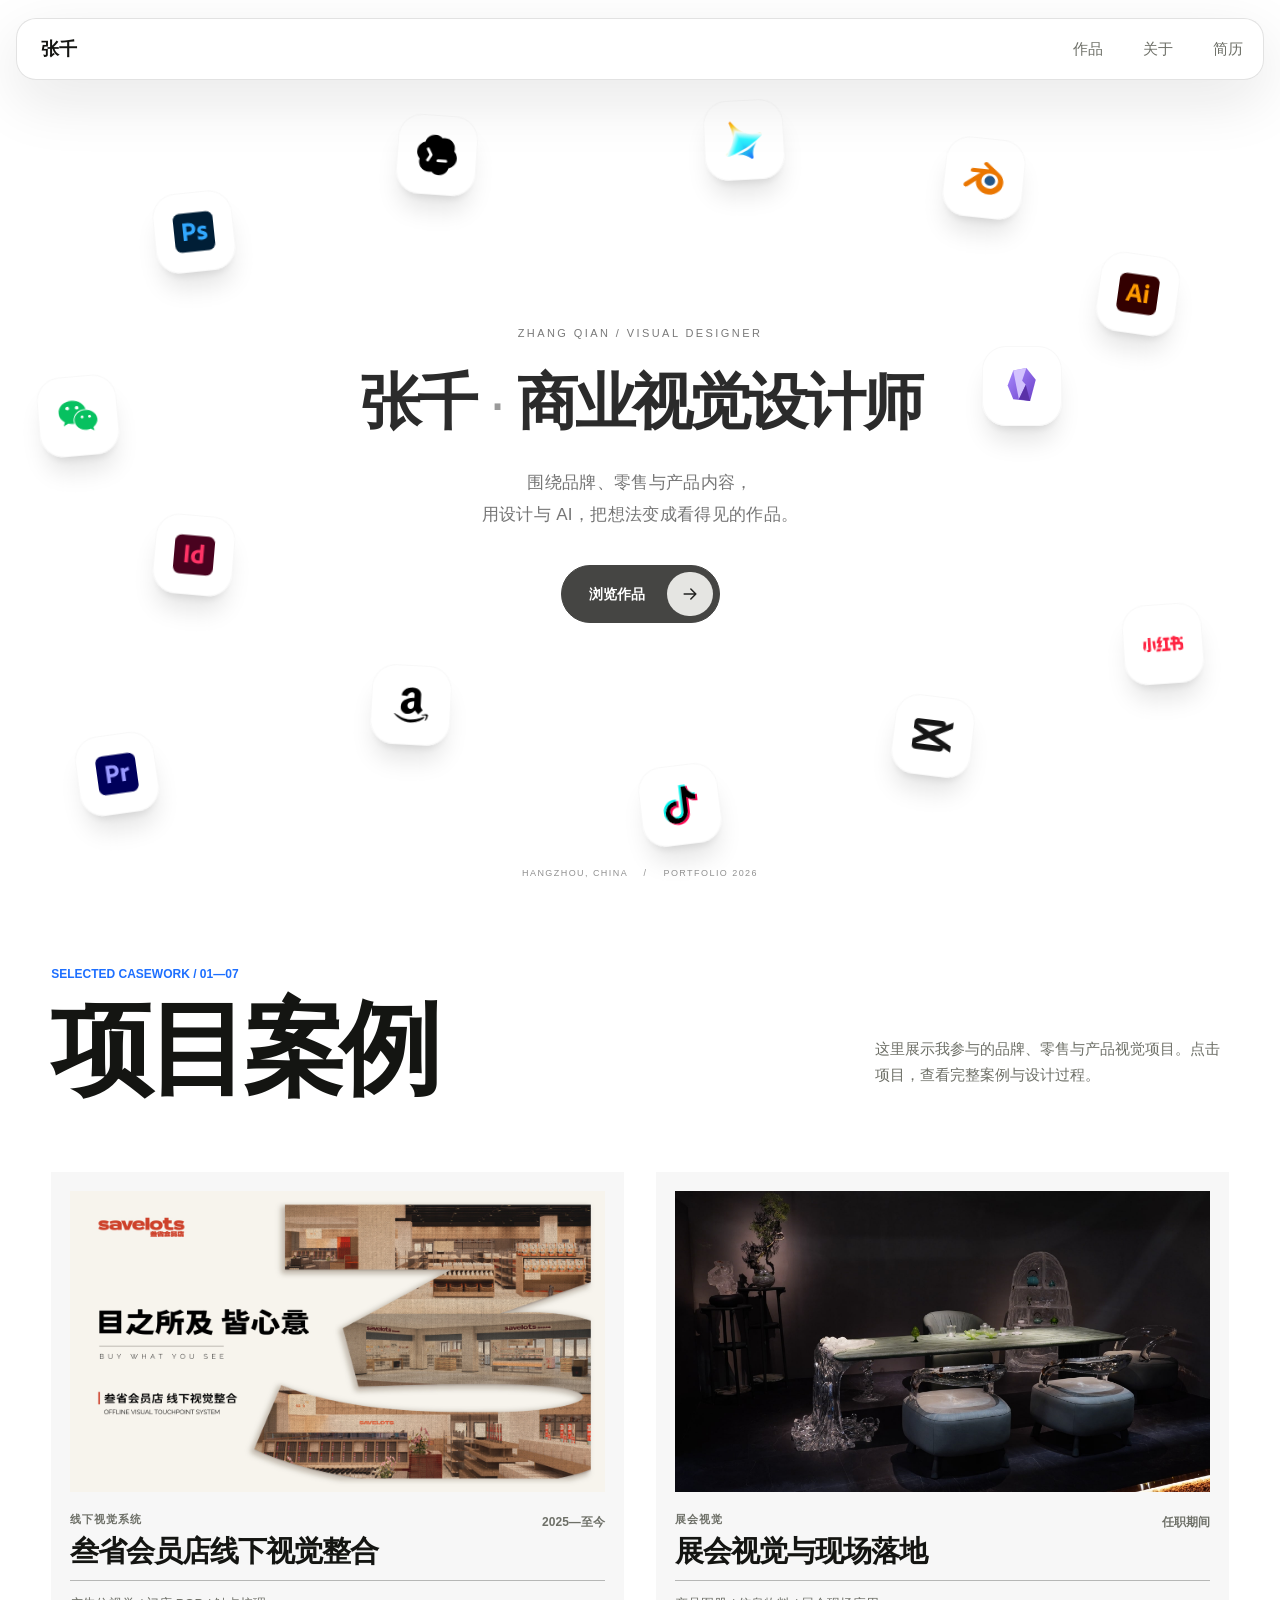
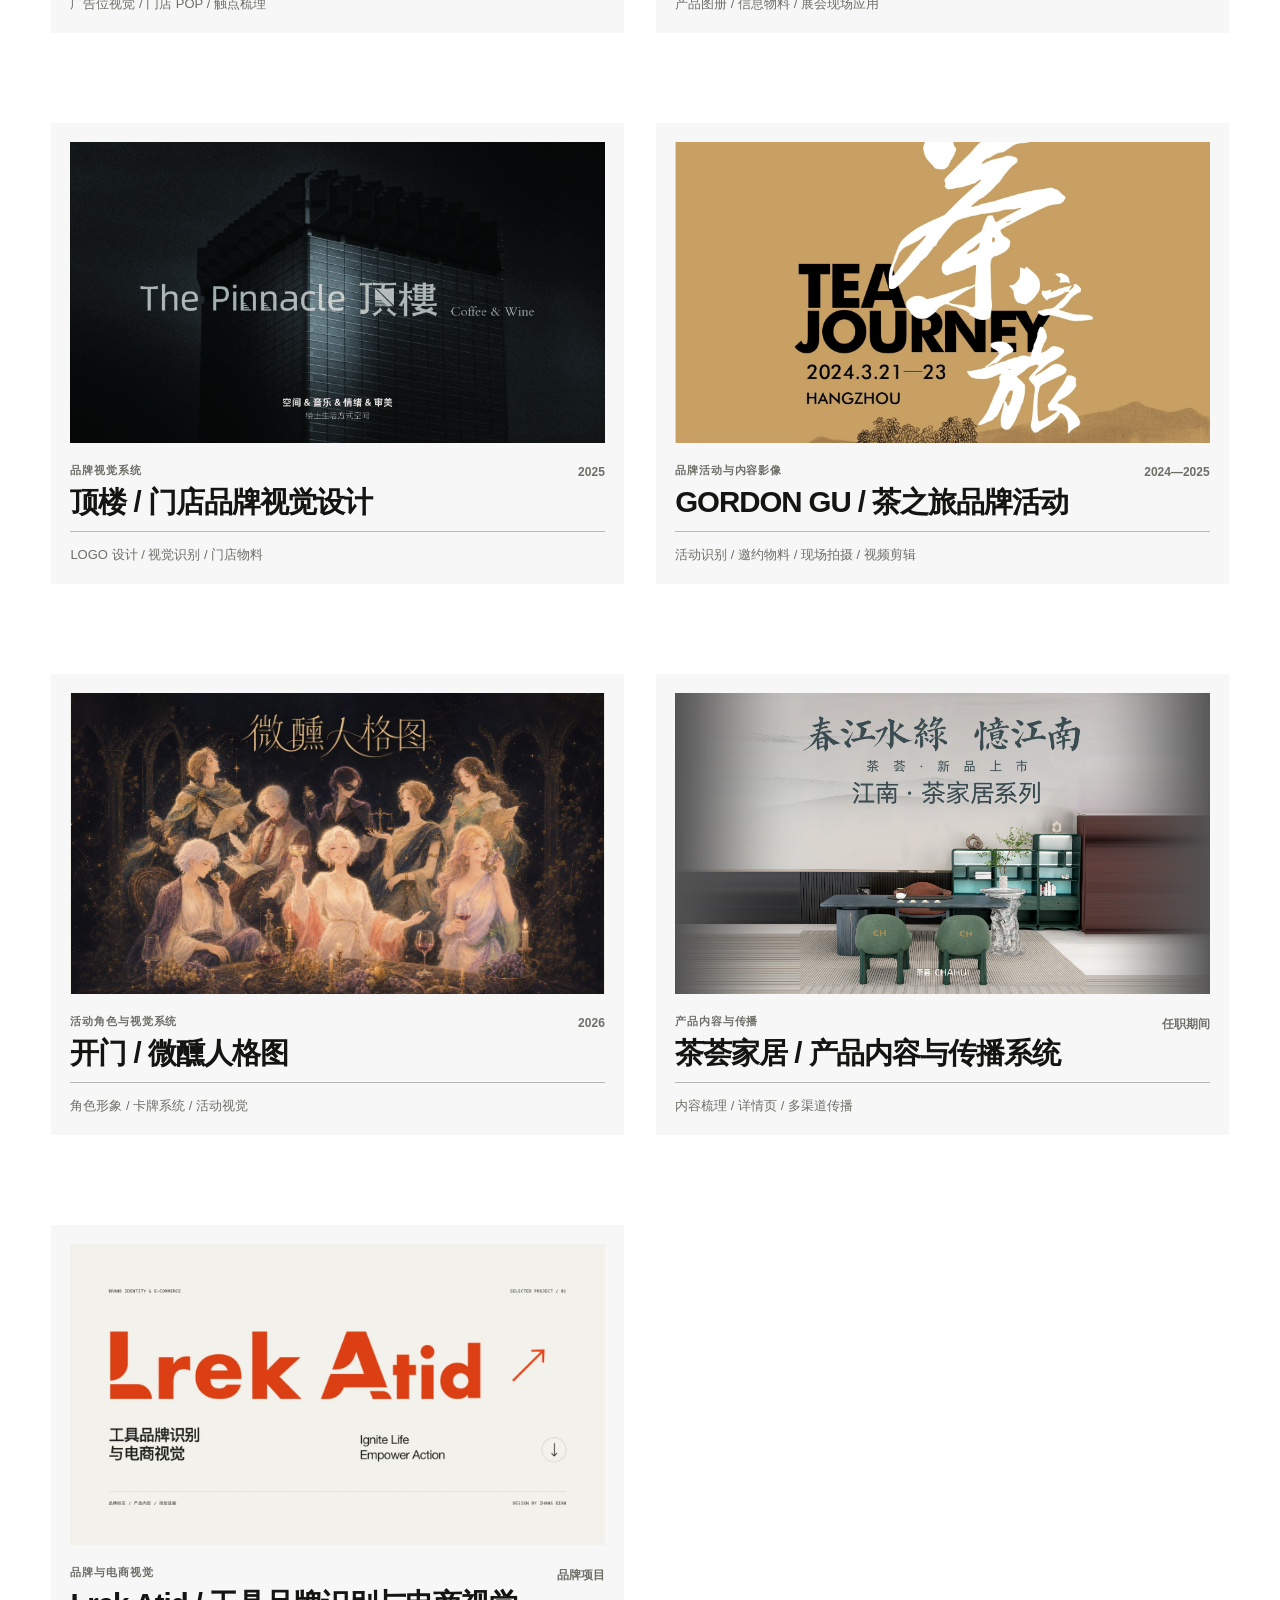
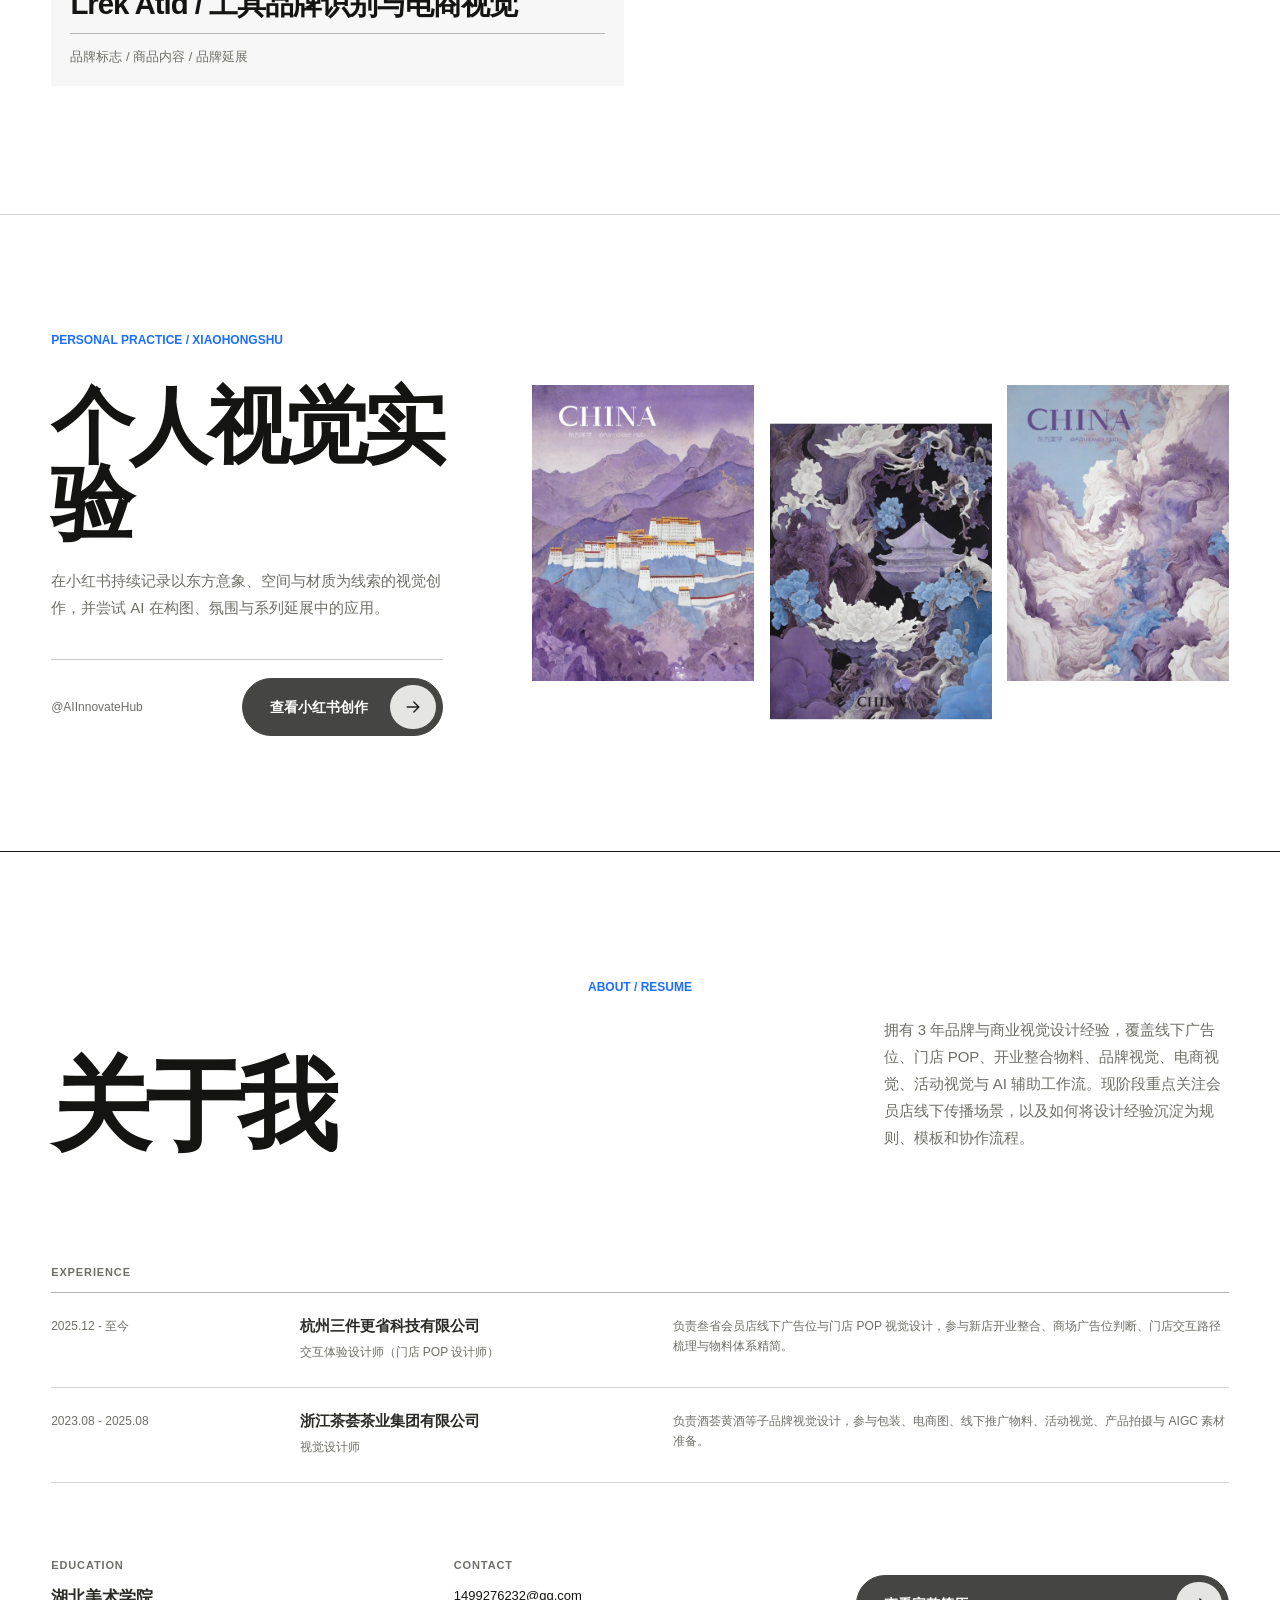
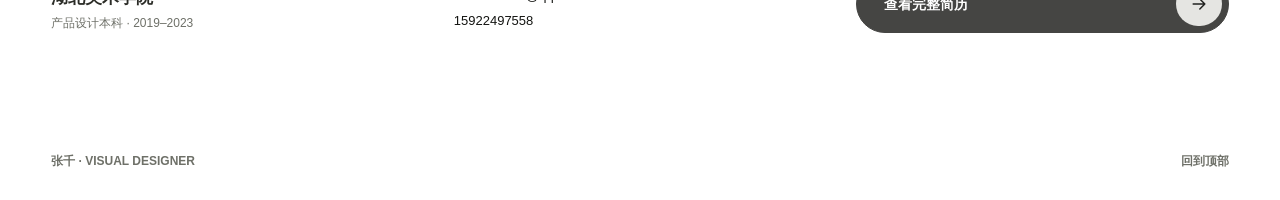
<file: index.html>
<!doctype html>
<html lang="zh-CN">
  <head>
    <meta charset="utf-8">
    <meta name="viewport" content="width=device-width, initial-scale=1">
    <title>张千 · 线下商业视觉设计师</title>
    <meta
      name="description"
      content="张千，线下商业视觉设计师。重点展示门店触点、线下广告位、品牌物料、AI 协作流程与可落地视觉系统。"
    >
    <link rel="stylesheet" href="styles.css">
    <link rel="stylesheet" href="motion.css">
    <link rel="stylesheet" href="floating-hero.css">
    <script src="motion-entry.js"></script>
    <noscript><style>.motion-curtain { display: none !important; }</style></noscript>
  </head>
  <body data-page="home">
    <div id="app"></div>
    <script src="data.js"></script>
    <script src="script.js"></script>
    <script src="motion.js"></script>
    <script src="floating-hero.js"></script>
  </body>
</html>
</file>
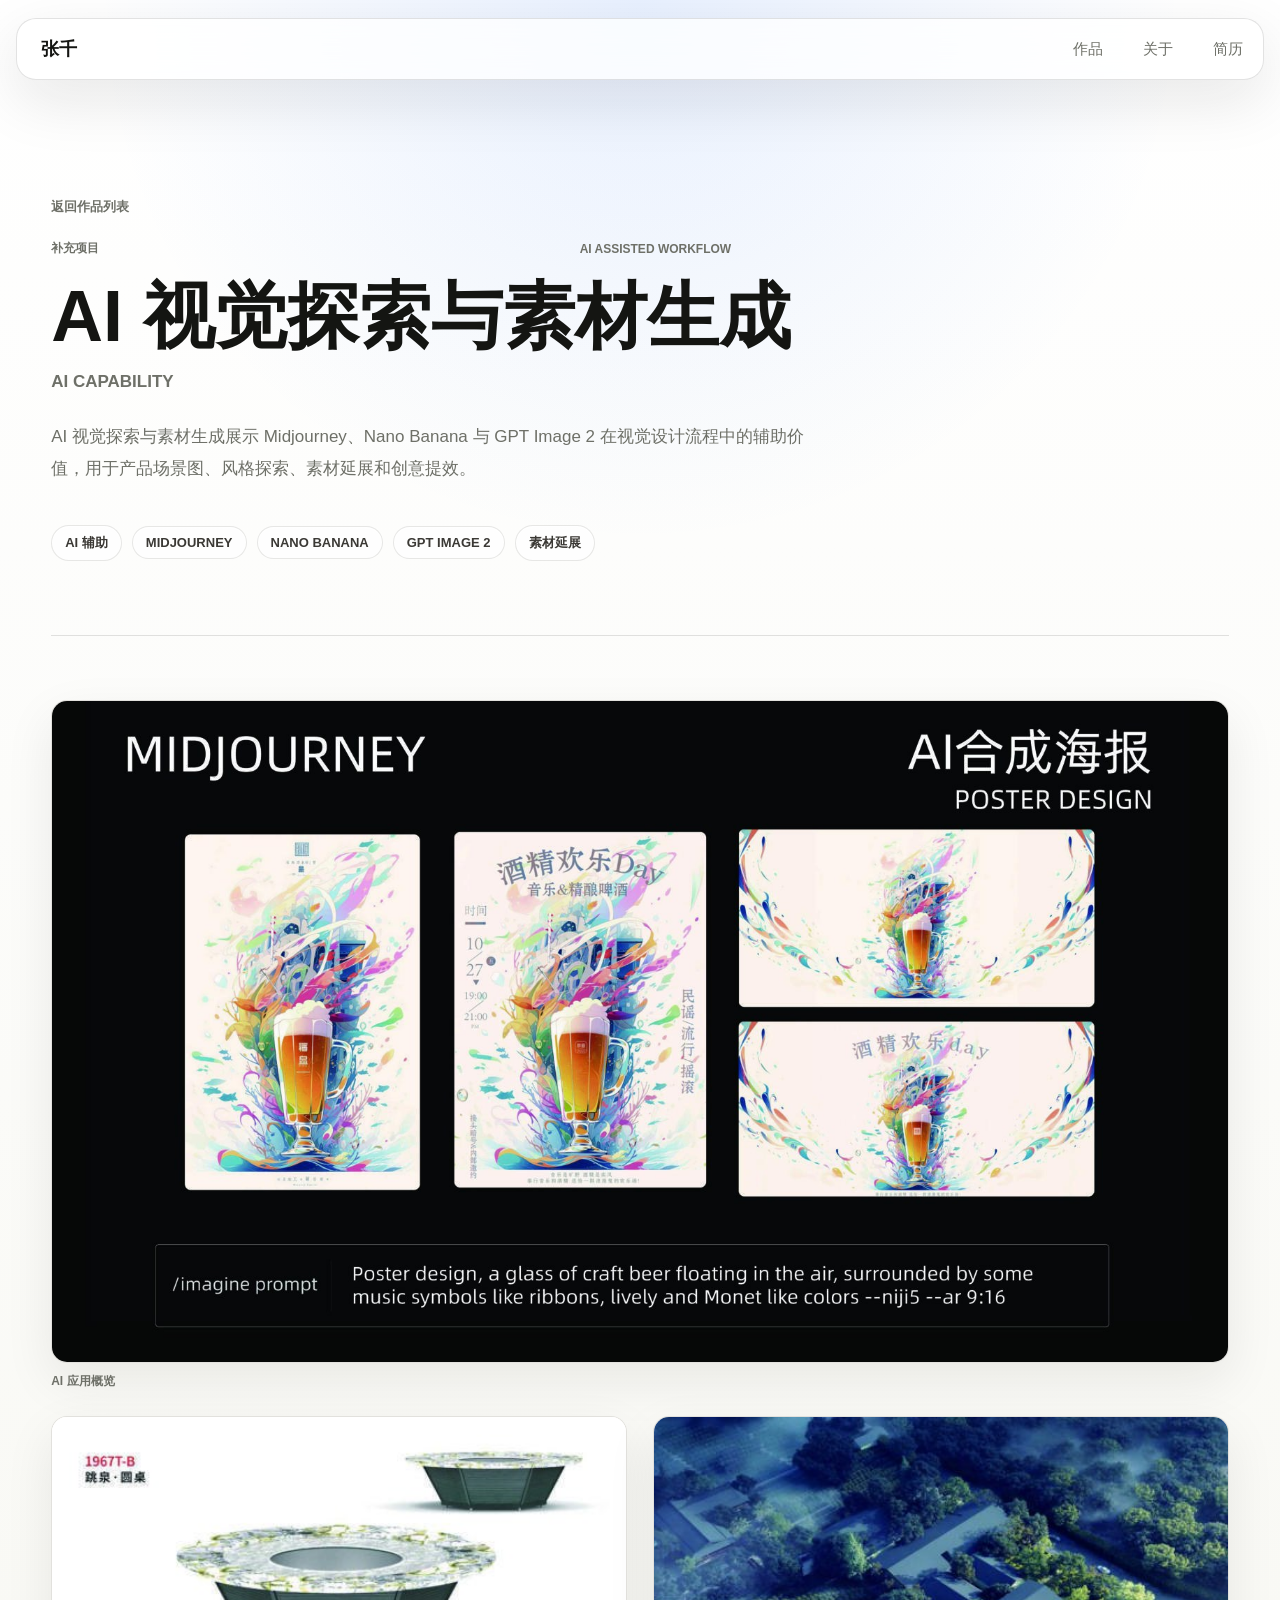
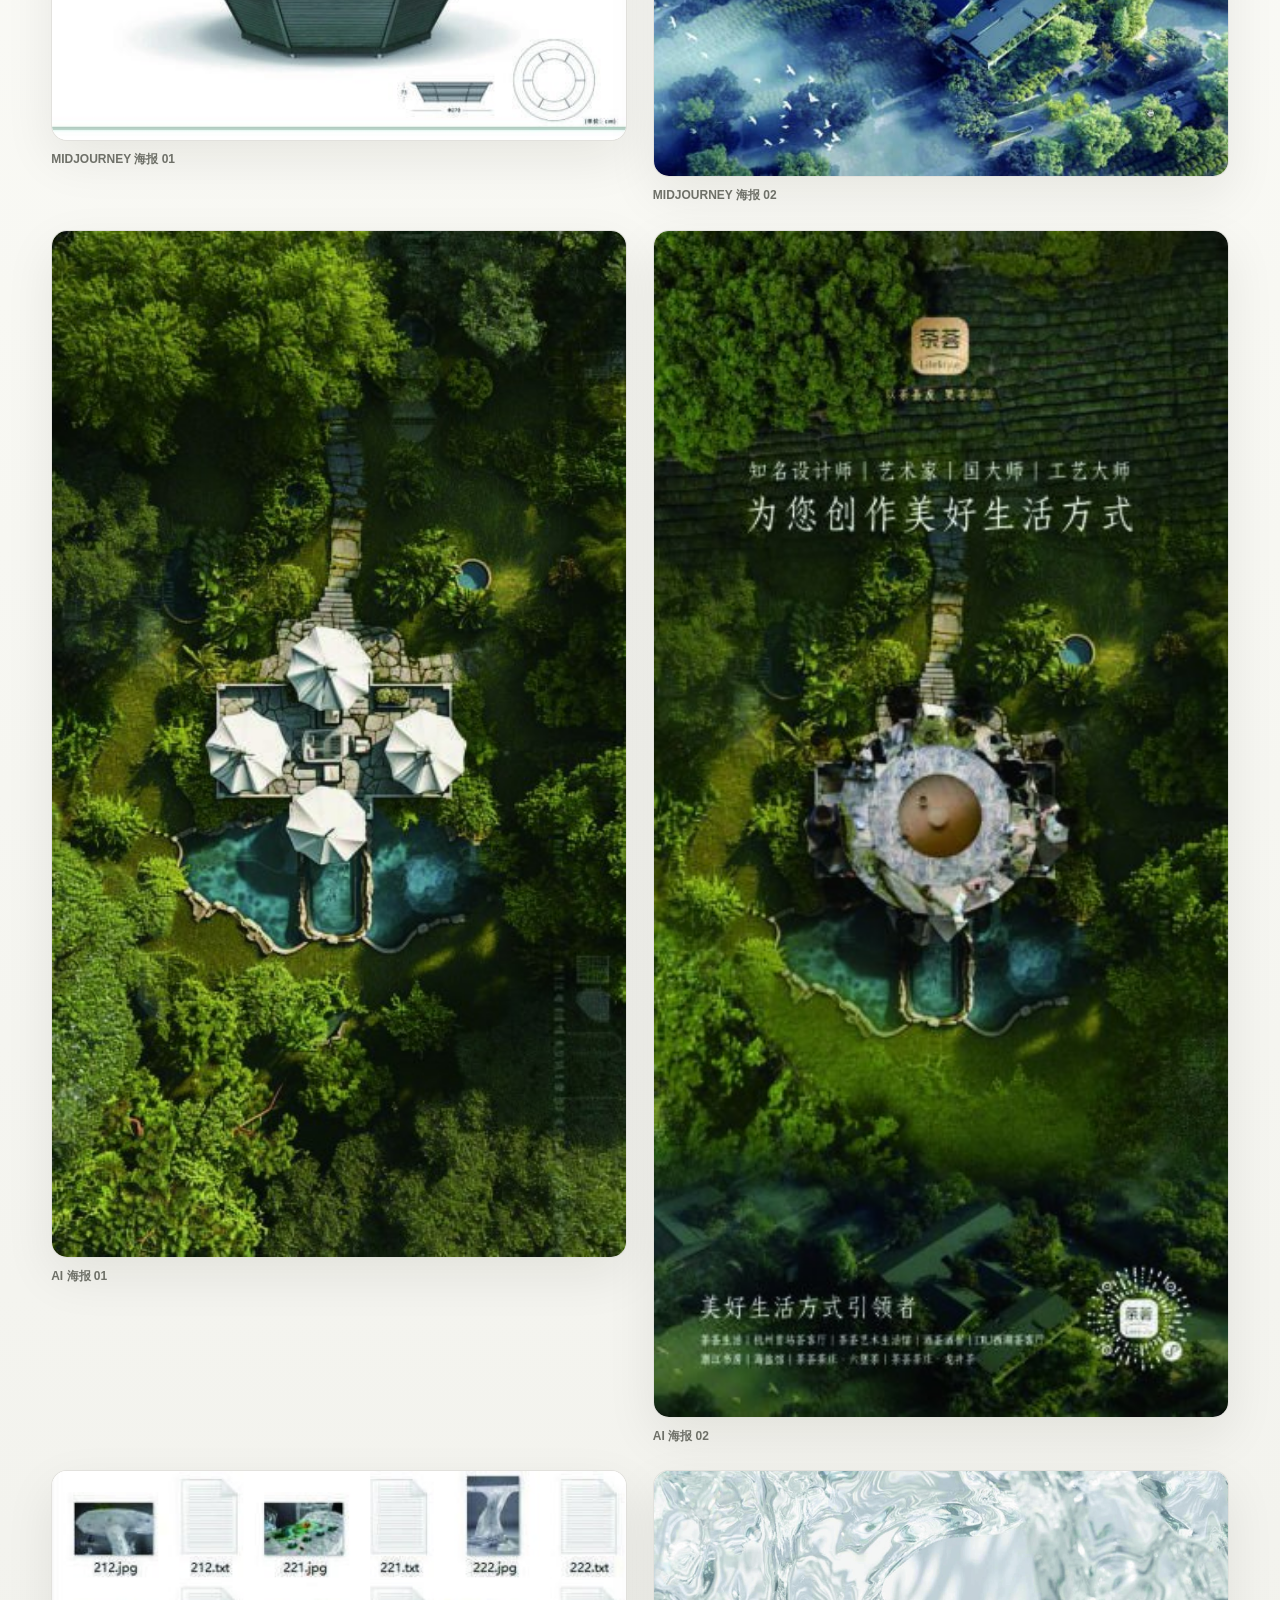
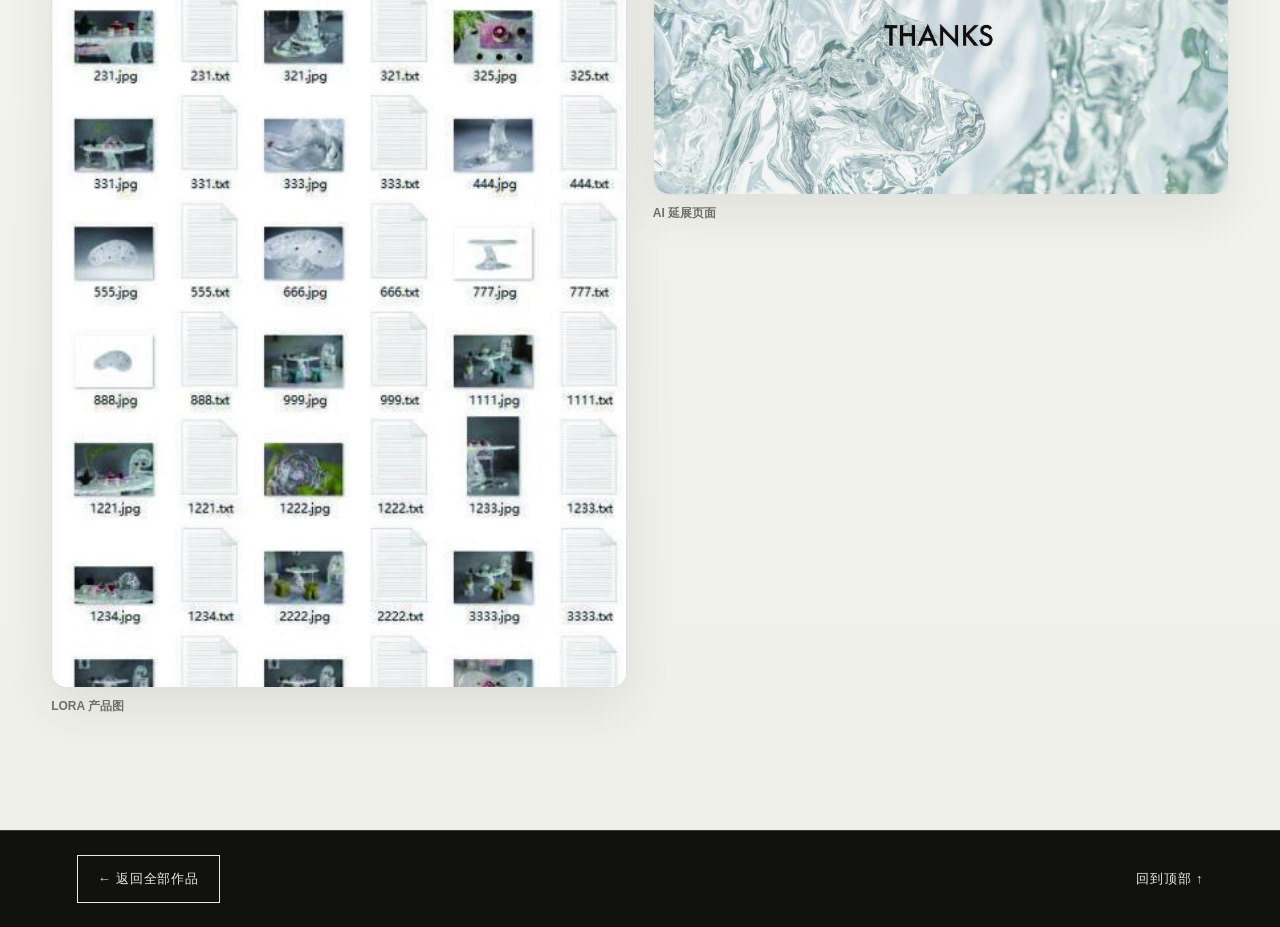
<file: works/ai-capability.html>
<!doctype html>
<html lang="zh-CN">
  <head>
    <meta charset="utf-8">
    <meta name="viewport" content="width=device-width, initial-scale=1">
    <title>AI 能力 · 张千作品集</title>
    <meta name="description" content="张千作品网站：AI 应用视觉案例，展示 Midjourney、Nano Banana 与 GPT Image 2 辅助视觉探索。">
    <link rel="stylesheet" href="../styles.css">
    <link rel="stylesheet" href="../motion.css">
  <link rel="stylesheet" href="../assets/case-navigation.css">
    <script src="../motion-entry.js"></script>
    <noscript><style>.motion-curtain { display: none !important; }</style></noscript>
  </head>
  <body data-page="detail">
    <div id="work-detail" data-work-slug="ai-capability"></div>
    <script src="../data.js"></script>
    <script src="../script.js"></script>
    <script src="../motion.js"></script>
  </body>
</html>
</file>
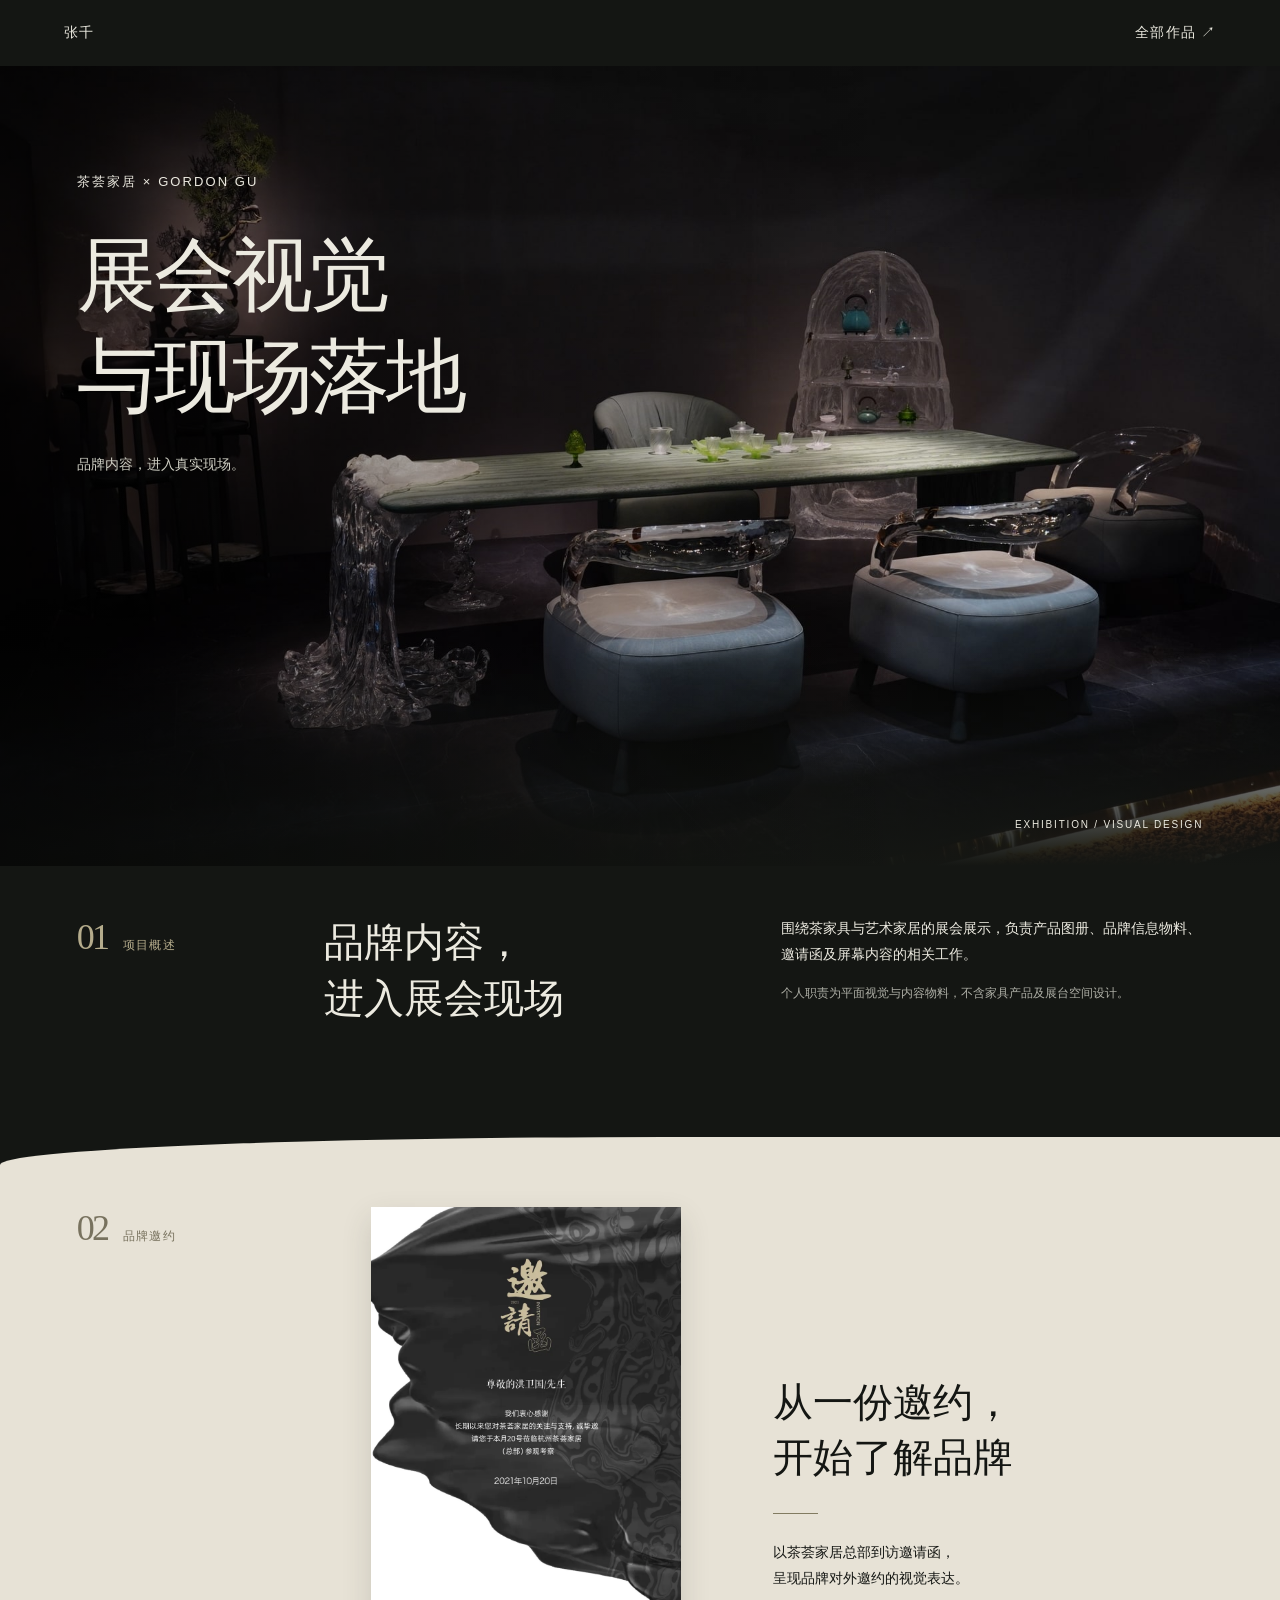
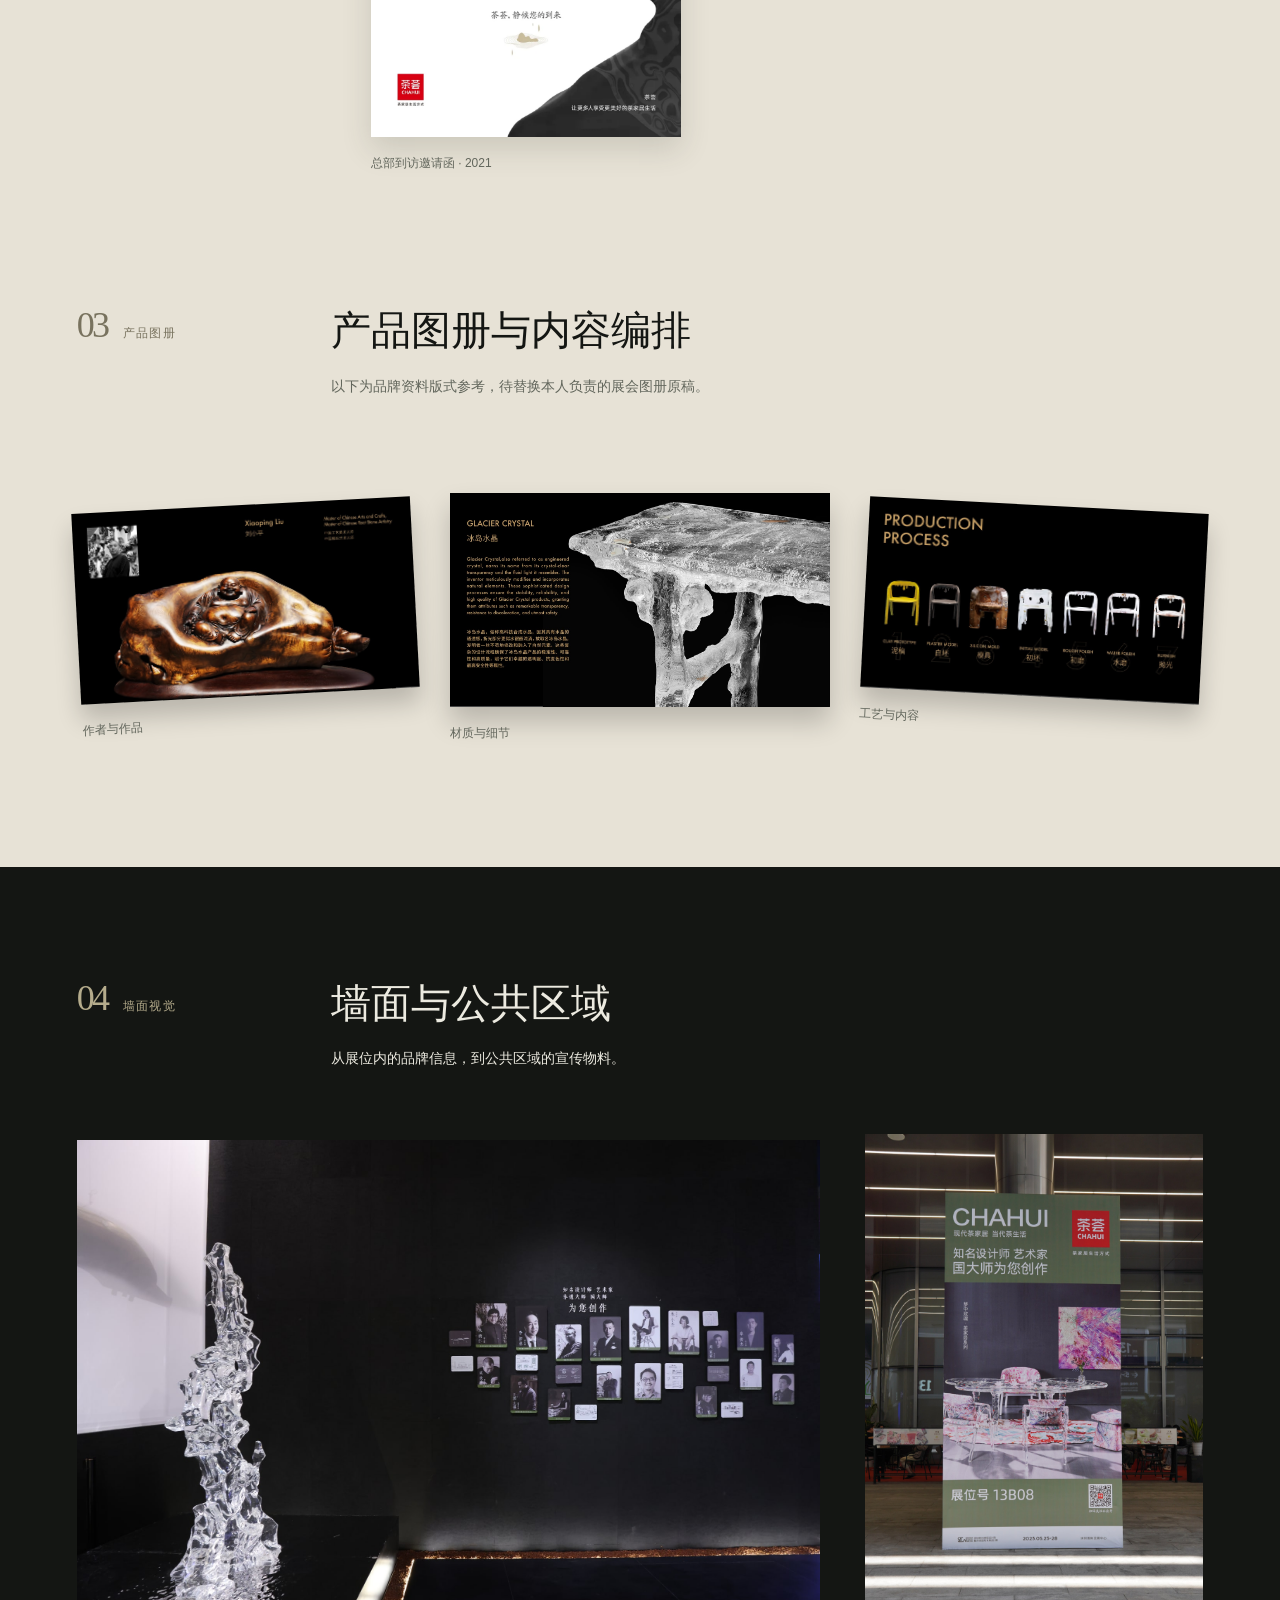
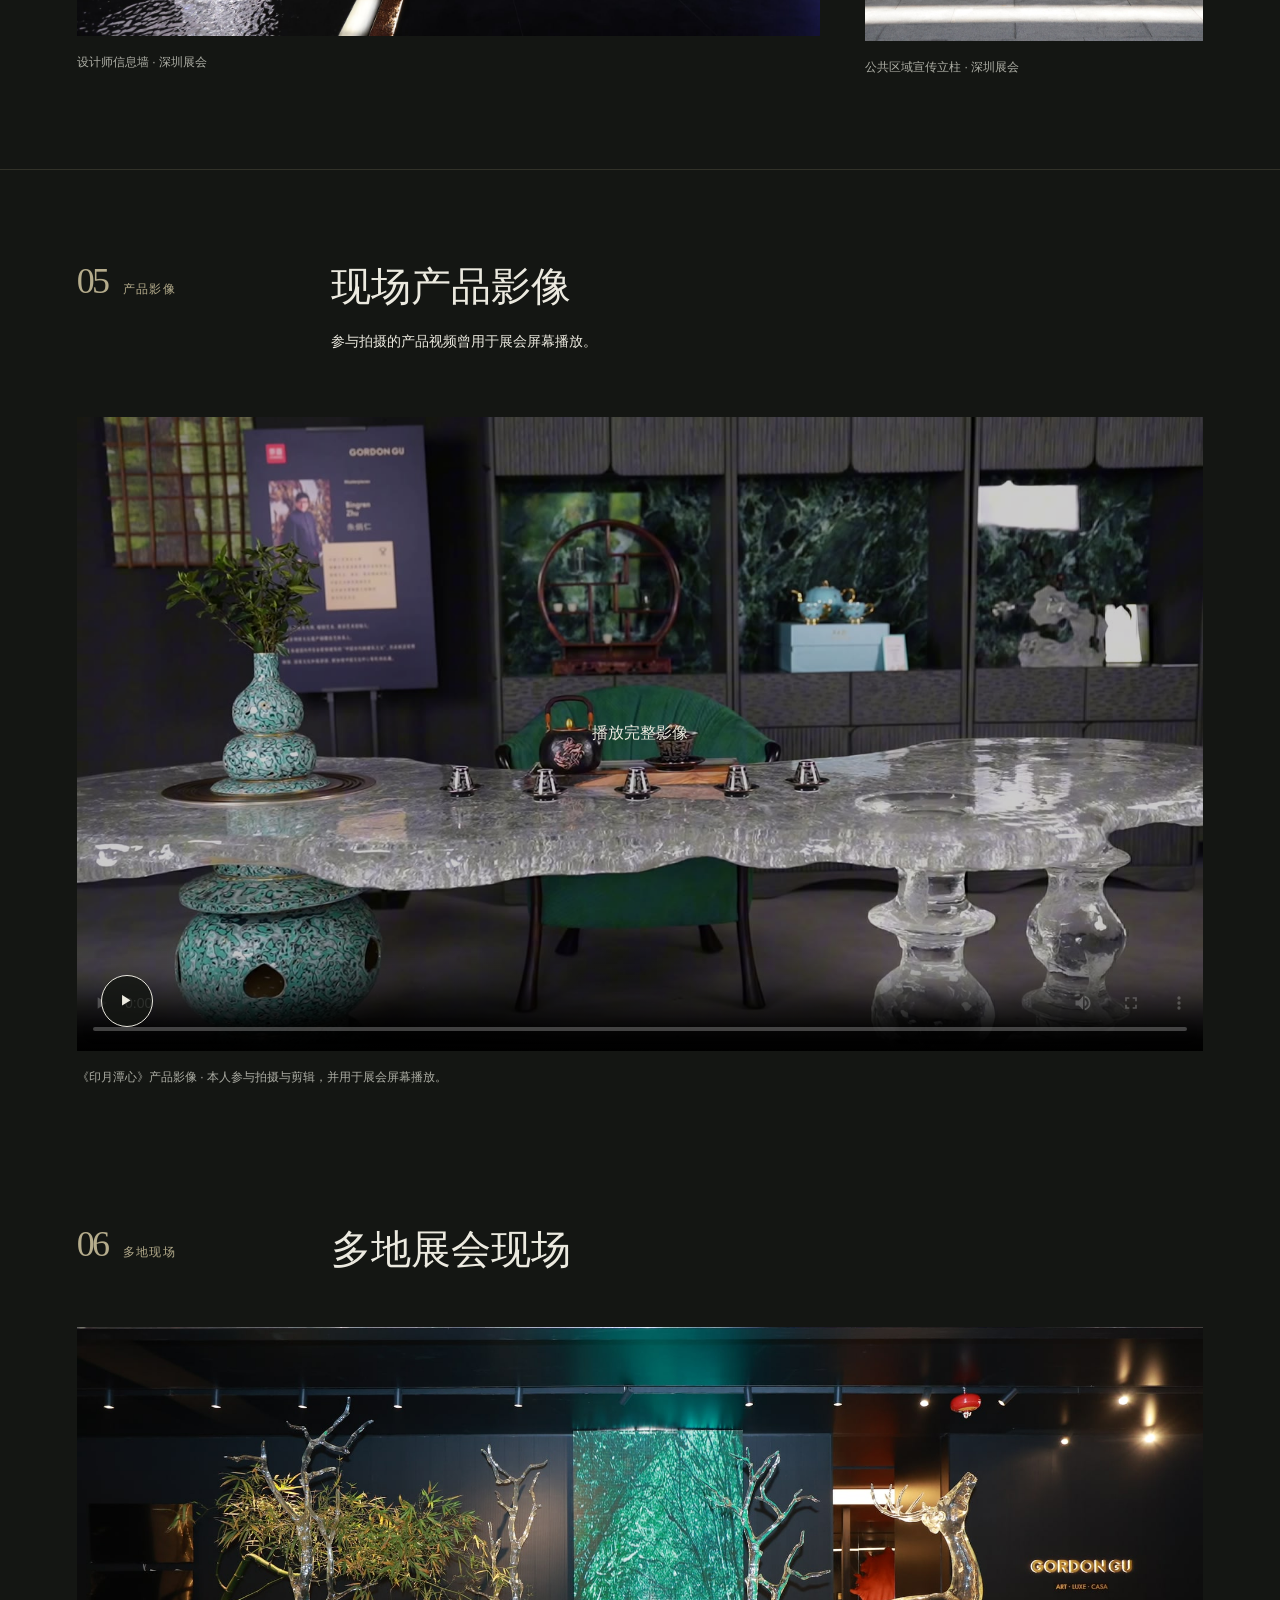
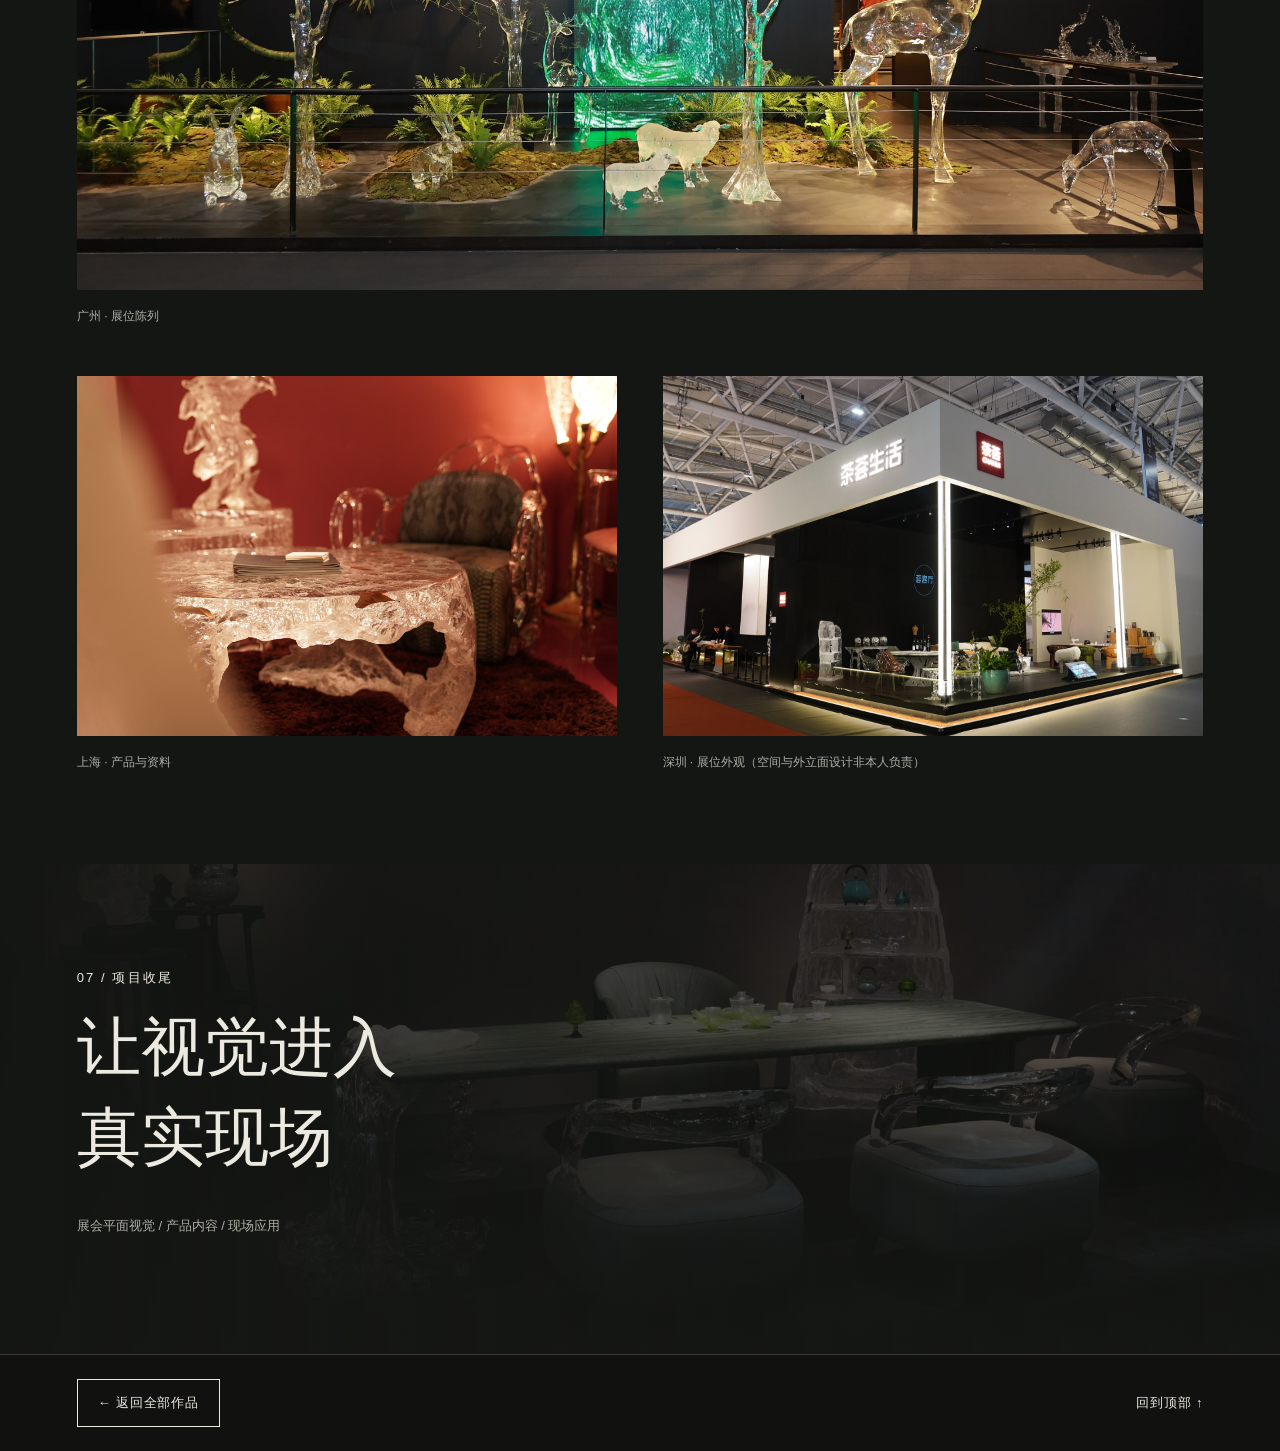
<file: works/chahui-exhibition.html>
<!doctype html>
<html lang="zh-CN">
<head>
  <meta charset="utf-8">
  <meta name="viewport" content="width=device-width, initial-scale=1">
  <title>展会视觉与现场落地 · 张千作品集</title>
  <meta name="description" content="茶荟家居 × GORDON GU：产品图册、展会信息物料、墙面视觉与现场应用。">
  <link rel="stylesheet" href="../assets/portfolio/chahui-exhibition/case.css">
  <link rel="stylesheet" href="../motion.css">
  <link rel="stylesheet" href="../assets/case-navigation.css">
  <script src="../motion-entry.js"></script>
  <noscript><style>.motion-curtain { display: none !important; }</style></noscript>
</head>
<body data-page="detail">
  <a class="skip" href="#main">跳至案例内容</a>
  <header class="navigation"><a href="../index.html">张千</a><a href="../index.html#works">全部作品 ↗</a></header>
  <main id="main">
    <section class="hero" aria-labelledby="title">
      <img src="../assets/portfolio/chahui-exhibition/scene.jpg" alt="展会中绿色茶桌与透明艺术家具的陈列" width="1920" height="1280" fetchpriority="high" decoding="async" srcset="../assets/portfolio/chahui-exhibition/scene.mobile.webp 900w, ../assets/portfolio/chahui-exhibition/scene.jpg 1920w" sizes="(max-width: 720px) 300px, 100vw">
      <div class="hero-copy"><p class="eyebrow">茶荟家居 × GORDON GU</p><h1 id="title">展会视觉<br>与现场落地</h1><p>品牌内容，进入真实现场。</p></div>
      <span class="hero-label">EXHIBITION / VISUAL DESIGN</span>
    </section>
    <section class="overview inset" aria-labelledby="overview-title">
      <div class="section-label"><span>01</span>项目概述</div>
      <h2 id="overview-title">品牌内容，<br>进入展会现场</h2>
      <div class="body-copy"><p>围绕茶家具与艺术家居的展会展示，负责产品图册、品牌信息物料、邀请函及屏幕内容的相关工作。</p><p class="muted">个人职责为平面视觉与内容物料，不含家具产品及展台空间设计。</p></div>
    </section>
    <div class="paper-flow">
      <section class="invitation-section inset" aria-labelledby="invitation-title">
        <div class="section-label"><span>02</span>品牌邀约</div>
        <figure class="invitation-wrap"><img class="invitation-original" src="../assets/portfolio/chahui-exhibition/headquarters-invitation.jpg" alt="2021 年茶荟家居总部到访邀请函，黑白纹样配金色邀请函字样" width="1873" height="3200" loading="lazy" decoding="async" srcset="../assets/portfolio/chahui-exhibition/headquarters-invitation.mobile.webp 900w, ../assets/portfolio/chahui-exhibition/headquarters-invitation.jpg 1873w" sizes="(max-width: 700px) 42vw, 310px"><figcaption>总部到访邀请函 · 2021</figcaption></figure>
        <div class="invitation-copy"><h2 id="invitation-title">从一份邀约，<br>开始了解品牌</h2><div class="short-rule"></div><p>以茶荟家居总部到访邀请函，<br>呈现品牌对外邀约的视觉表达。</p></div>
      </section>
      <section class="catalog-section inset" aria-labelledby="catalog-title">
        <div class="heading-row"><div class="section-label"><span>03</span>产品图册</div><div><h2 id="catalog-title">产品图册与内容编排</h2><p class="note">以下为品牌资料版式参考，待替换本人负责的展会图册原稿。</p></div></div>
        <div class="catalog-pages"><figure><img src="../assets/portfolio/chahui-exhibition/catalog-product.jpg" alt="品牌资料中的作者与作品介绍页面" width="1000" height="1400" loading="lazy" decoding="async" srcset="../assets/portfolio/chahui-exhibition/catalog-product.mobile.webp 900w, ../assets/portfolio/chahui-exhibition/catalog-product.jpg 1361w" sizes="(max-width: 720px) 300px, 100vw"><figcaption>作者与作品</figcaption></figure><figure><img src="../assets/portfolio/chahui-exhibition/catalog-material.jpg" alt="品牌资料中的材质介绍页面" width="1000" height="1400" loading="lazy" decoding="async" srcset="../assets/portfolio/chahui-exhibition/catalog-material.mobile.webp 900w, ../assets/portfolio/chahui-exhibition/catalog-material.jpg 1361w" sizes="(max-width: 720px) 300px, 100vw"><figcaption>材质与细节</figcaption></figure><figure><img src="../assets/portfolio/chahui-exhibition/catalog-process.jpg" alt="品牌资料中的工艺介绍页面" width="1000" height="1400" loading="lazy" decoding="async" srcset="../assets/portfolio/chahui-exhibition/catalog-process.mobile.webp 900w, ../assets/portfolio/chahui-exhibition/catalog-process.jpg 1361w" sizes="(max-width: 720px) 300px, 100vw"><figcaption>工艺与内容</figcaption></figure></div>
      </section>
    </div>
    <section class="wall-section inset" aria-labelledby="wall-title">
      <div class="heading-row"><div class="section-label"><span>04</span>墙面视觉</div><div><h2 id="wall-title">墙面与公共区域</h2><p>从展位内的品牌信息，到公共区域的宣传物料。</p></div></div>
      <div class="wall-grid"><figure><img src="../assets/portfolio/chahui-exhibition/designer-wall.jpg" alt="深圳展会黑色墙面上的设计师介绍组合" loading="lazy" decoding="async" srcset="../assets/portfolio/chahui-exhibition/designer-wall.mobile.webp 900w, ../assets/portfolio/chahui-exhibition/designer-wall.jpg 1920w" sizes="(max-width: 720px) 300px, 100vw"><figcaption>设计师信息墙 · 深圳展会</figcaption></figure><figure><img src="../assets/portfolio/chahui-exhibition/pillar.jpg" alt="深圳展会公共区域的茶荟家居宣传立柱" loading="lazy" decoding="async" srcset="../assets/portfolio/chahui-exhibition/pillar.mobile.webp 900w, ../assets/portfolio/chahui-exhibition/pillar.jpg 1920w" sizes="(max-width: 720px) 300px, 100vw"><figcaption>公共区域宣传立柱 · 深圳展会</figcaption></figure></div>
    </section>
    <section class="video-section inset" aria-labelledby="video-title">
      <div class="heading-row"><div class="section-label"><span>05</span>产品影像</div><div><h2 id="video-title">现场产品影像</h2><p>参与拍摄的产品视频曾用于展会屏幕播放。</p></div></div>
      <figure><div class="video-poster"><video data-src="../assets/portfolio/chahui-exhibition/yinyue-tanxin-full.mp4" poster="../assets/portfolio/chahui-exhibition/yinyue-tanxin-poster.jpg" controls playsinline preload="none" aria-label="印月潭心完整产品影像"></video><button class="video-play" type="button" aria-label="播放印月潭心产品影像">播放完整影像 <span aria-hidden="true">▶</span></button></div><figcaption>《印月潭心》产品影像 · 本人参与拍摄与剪辑，并用于展会屏幕播放。</figcaption></figure>
    </section>
    <section class="gallery-section inset" aria-labelledby="gallery-title">
      <div class="heading-row"><div class="section-label"><span>06</span>多地现场</div><h2 id="gallery-title">多地展会现场</h2></div>
      <figure class="gallery-wide"><img src="../assets/portfolio/chahui-exhibition/guangzhou.jpg" alt="广州展会中透明艺术家具与绿植的陈列" loading="lazy" decoding="async" srcset="../assets/portfolio/chahui-exhibition/guangzhou.mobile.webp 900w, ../assets/portfolio/chahui-exhibition/guangzhou.jpg 1920w" sizes="(max-width: 720px) 300px, 100vw"><figcaption>广州 · 展位陈列</figcaption></figure>
      <div class="gallery-pair"><figure><img src="../assets/portfolio/chahui-exhibition/shanghai.jpg" alt="上海展会中的茶桌与资料陈列" loading="lazy" decoding="async" srcset="../assets/portfolio/chahui-exhibition/shanghai.mobile.webp 900w, ../assets/portfolio/chahui-exhibition/shanghai.jpg 1920w" sizes="(max-width: 720px) 300px, 100vw"><figcaption>上海 · 产品与资料</figcaption></figure><figure><img src="../assets/portfolio/chahui-exhibition/shenzhen.jpg" alt="深圳茶荟家居展位外观，仅作为现场环境展示" loading="lazy" decoding="async" srcset="../assets/portfolio/chahui-exhibition/shenzhen.mobile.webp 900w, ../assets/portfolio/chahui-exhibition/shenzhen.jpg 1920w" sizes="(max-width: 720px) 300px, 100vw"><figcaption>深圳 · 展位外观（空间与外立面设计非本人负责）</figcaption></figure></div>
    </section>
    <section class="ending"><img src="../assets/portfolio/chahui-exhibition/scene.jpg" alt="透明家具细节与展会空间" loading="lazy" decoding="async" srcset="../assets/portfolio/chahui-exhibition/scene.mobile.webp 900w, ../assets/portfolio/chahui-exhibition/scene.jpg 1920w" sizes="(max-width: 720px) 300px, 100vw"><div><p class="eyebrow">07 / 项目收尾</p><h2>让视觉进入<br>真实现场</h2><p>展会平面视觉 / 产品内容 / 现场应用</p></div></section>
  </main>
  <footer class="portfolio-case-footer" aria-label="案例页底部导航"><a class="portfolio-back-link" href="../index.html#works">← 返回全部作品</a><a class="portfolio-top-link" href="#">回到顶部 ↑</a></footer>
  <script src="../assets/portfolio/chahui-exhibition/video.js"></script>
  <script src="../motion.js"></script>
</body>
</html>
</file>
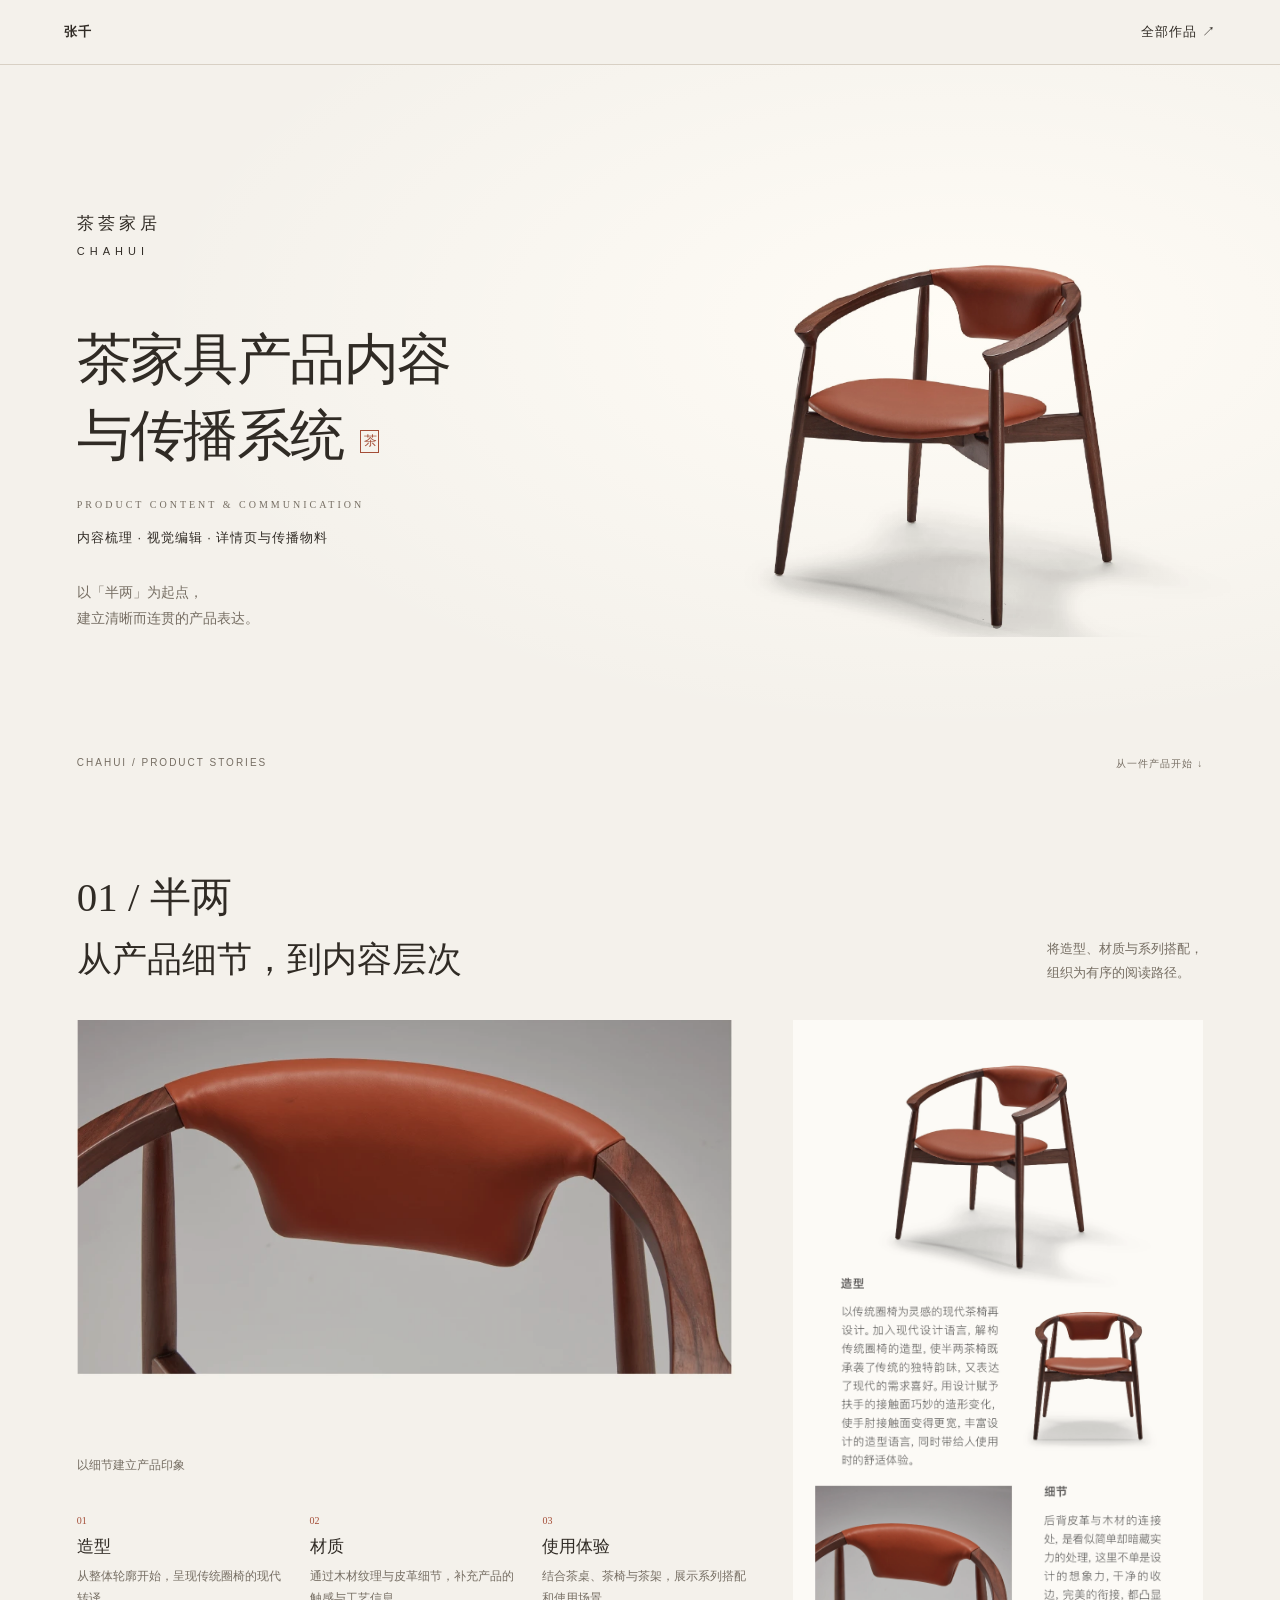
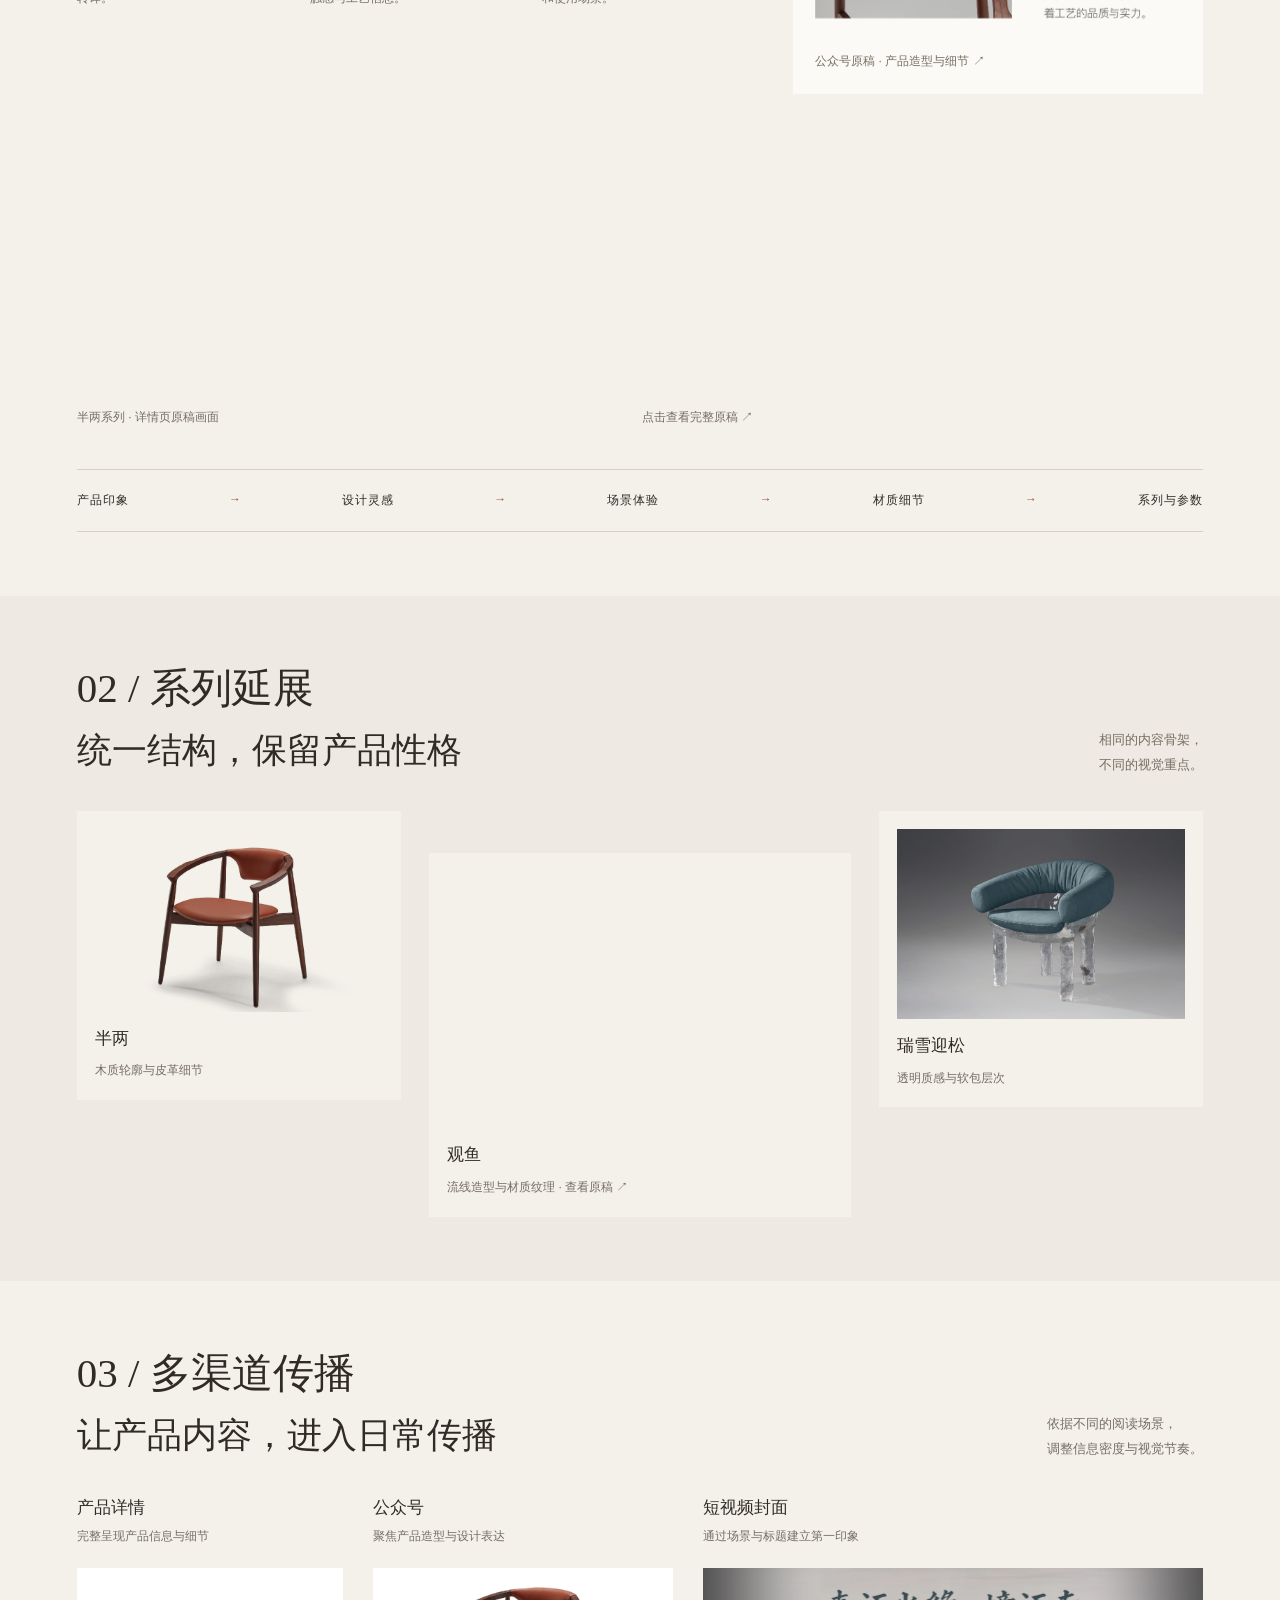
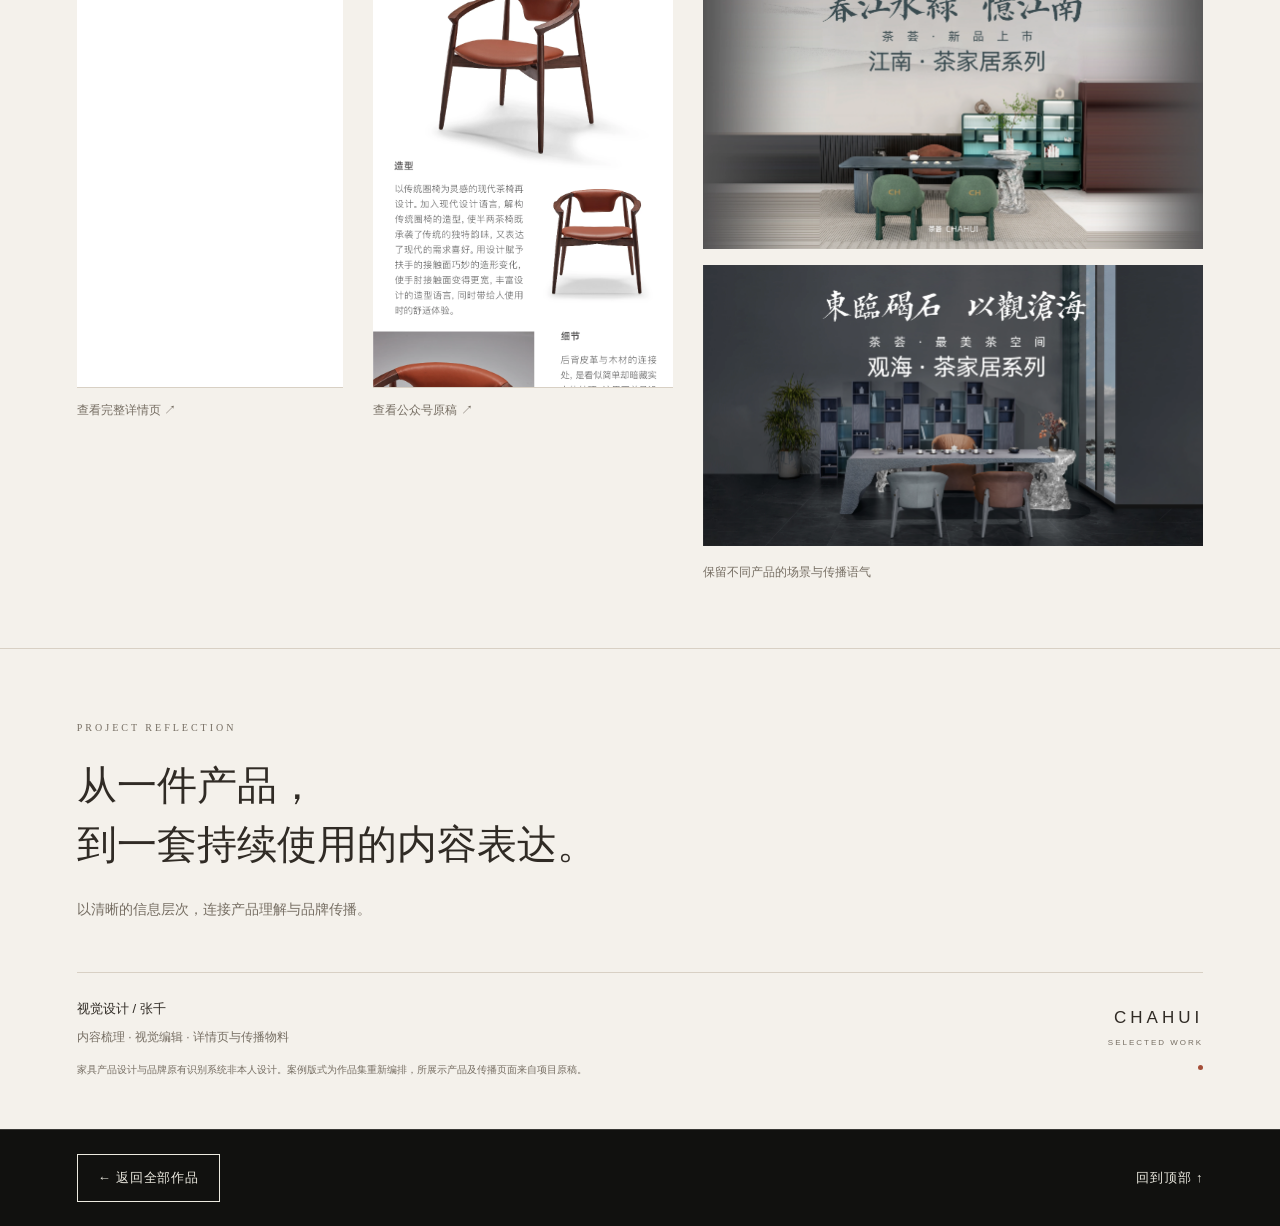
<file: works/chahui-product-content.html>
<!doctype html>
<html lang="zh-CN">
<head>
  <meta charset="utf-8">
  <meta name="viewport" content="width=device-width, initial-scale=1">
  <title>茶荟家居｜茶家具产品内容与传播系统 · 张千作品集</title>
  <meta name="description" content="张千的茶荟家居视觉设计案例：以半两为核心，展示产品内容梳理、详情页、公众号及多渠道传播设计。">
  <link rel="stylesheet" href="../assets/portfolio/chahui-product-content/case.css">
  <link rel="stylesheet" href="../motion.css">
  <link rel="stylesheet" href="../assets/case-navigation.css">
  <script src="../motion-entry.js"></script>
  <noscript><style>.motion-curtain { display: none !important; }</style></noscript>
</head>
<body data-page="detail">
  <a class="skip" href="#main">跳至案例内容</a>
  <header class="navigation"><a href="../index.html">张千</a><a href="../index.html#works">全部作品 ↗</a></header>
  <main id="main">
    <section class="hero inset" aria-labelledby="title">
      <div class="hero-copy">
        <p class="brand">茶荟家居<span>CHAHUI</span></p>
        <h1 id="title">茶家具产品内容<br>与传播系统<span class="seal" aria-hidden="true">茶</span></h1>
        <p class="eyebrow">PRODUCT CONTENT &amp; COMMUNICATION</p>
        <p class="role">内容梳理 · 视觉编辑 · 详情页与传播物料</p>
        <p class="intro">以「半两」为起点，<br>建立清晰而连贯的产品表达。</p>
      </div>
      <div class="chair hero-chair"><img src="../assets/portfolio/chahui-product-content/banliang-editorial.webp" alt="半两茶椅原稿：胡桃木框架与棕色皮革软包" width="1643" height="2679" fetchpriority="high" decoding="async" srcset="../assets/portfolio/chahui-product-content/banliang-editorial.mobile.webp 900w, ../assets/portfolio/chahui-product-content/banliang-editorial.webp 1643w" sizes="(max-width: 720px) 300px, 100vw"></div>
      <div class="hero-bottom"><span>CHAHUI / PRODUCT STORIES</span><a href="#banliang">从一件产品开始 ↓</a></div>
    </section>

    <section class="inset core" id="banliang" aria-labelledby="core-title">
      <div class="section-heading"><div><p class="index">01 / 半两</p><h2 id="core-title">从产品细节，到内容层次</h2></div><p>将造型、材质与系列搭配，<br>组织为有序的阅读路径。</p></div>
      <div class="core-grid">
        <div class="core-left">
          <figure><div class="detail-crop" role="img" aria-label="原设计稿中的半两茶椅皮革靠背与木质扶手连接细节"></div><figcaption>以细节建立产品印象</figcaption></figure>
          <div class="reading-points"><div><span>01</span><h3>造型</h3><p>从整体轮廓开始，呈现传统圈椅的现代转译。</p></div><div><span>02</span><h3>材质</h3><p>通过木材纹理与皮革细节，补充产品的触感与工艺信息。</p></div><div><span>03</span><h3>使用体验</h3><p>结合茶桌、茶椅与茶架，展示系列搭配和使用场景。</p></div></div>
          <figure><a class="scene-excerpt" href="../assets/portfolio/chahui-product-content/banliang-detail.webp" target="_blank" rel="noopener"><picture><source media="(max-width: 720px)" srcset="../assets/portfolio/chahui-product-content/banliang-detail.mobile.webp"><img src="../assets/portfolio/chahui-product-content/banliang-detail.webp" alt="半两详情页原稿中的产品系列场景" width="800" height="13989" loading="lazy" decoding="async"></picture></a><figcaption>半两系列 · 详情页原稿画面 <span>点击查看完整原稿 ↗</span></figcaption></figure>
        </div>
        <figure class="editorial"><a href="../assets/portfolio/chahui-product-content/banliang-editorial.webp" target="_blank" rel="noopener"><img src="../assets/portfolio/chahui-product-content/banliang-editorial.webp" alt="本人设计的半两公众号原稿，包含造型介绍与连接细节" width="1643" height="2679" loading="lazy" decoding="async" srcset="../assets/portfolio/chahui-product-content/banliang-editorial.mobile.webp 900w, ../assets/portfolio/chahui-product-content/banliang-editorial.webp 1643w" sizes="(max-width: 720px) 300px, 100vw"></a><figcaption>公众号原稿 · 产品造型与细节 ↗</figcaption></figure>
      </div>
      <div class="content-path"><span>产品印象</span><b>→</b><span>设计灵感</span><b>→</b><span>场景体验</span><b>→</b><span>材质细节</span><b>→</b><span>系列与参数</span></div>
    </section>

    <section class="inset series" aria-labelledby="series-title">
      <div class="section-heading"><div><p class="index">02 / 系列延展</p><h2 id="series-title">统一结构，保留产品性格</h2></div><p>相同的内容骨架，<br>不同的视觉重点。</p></div>
      <div class="series-grid">
        <figure><div class="chair"><img src="../assets/portfolio/chahui-product-content/banliang-editorial.webp" alt="半两茶椅原产品图" width="1643" height="2679" loading="lazy" decoding="async" srcset="../assets/portfolio/chahui-product-content/banliang-editorial.mobile.webp 900w, ../assets/portfolio/chahui-product-content/banliang-editorial.webp 1643w" sizes="(max-width: 720px) 300px, 100vw"></div><figcaption><h3>半两</h3><p>木质轮廓与皮革细节</p></figcaption></figure>
        <figure class="series-guanyu"><a class="guanyu-scene" href="../assets/portfolio/chahui-product-content/guanyu-detail.webp" target="_blank" rel="noopener"><picture><source media="(max-width: 720px)" srcset="../assets/portfolio/chahui-product-content/guanyu-detail.mobile.webp"><img src="../assets/portfolio/chahui-product-content/guanyu-detail.webp" alt="观鱼详情页原稿中的流线茶桌与系列场景" width="800" height="12121" loading="lazy" decoding="async"></picture></a><figcaption><h3>观鱼</h3><p>流线造型与材质纹理 · 查看原稿 ↗</p></figcaption></figure>
        <figure><div class="chair ruixue"><img src="../assets/portfolio/chahui-product-content/ruixue-editorial.webp" alt="瑞雪迎松原产品图：蓝灰软包与冰柱形态支撑" width="1642" height="2677" loading="lazy" decoding="async" srcset="../assets/portfolio/chahui-product-content/ruixue-editorial.mobile.webp 900w, ../assets/portfolio/chahui-product-content/ruixue-editorial.webp 1642w" sizes="(max-width: 720px) 300px, 100vw"></div><figcaption><h3>瑞雪迎松</h3><p>透明质感与软包层次</p></figcaption></figure>
      </div>
    </section>

    <section class="inset channels" aria-labelledby="channels-title">
      <div class="section-heading"><div><p class="index">03 / 多渠道传播</p><h2 id="channels-title">让产品内容，进入日常传播</h2></div><p>依据不同的阅读场景，<br>调整信息密度与视觉节奏。</p></div>
      <div class="channel-grid">
        <figure><h3>产品详情</h3><p>完整呈现产品信息与细节</p><a class="page-excerpt detail-page" href="../assets/portfolio/chahui-product-content/banliang-detail.webp" target="_blank" rel="noopener"><picture><source media="(max-width: 720px)" srcset="../assets/portfolio/chahui-product-content/banliang-detail.mobile.webp"><img src="../assets/portfolio/chahui-product-content/banliang-detail.webp" alt="半两产品详情页原稿，点击展开完整长图" width="800" height="13989" loading="lazy" decoding="async"></picture></a><figcaption>查看完整详情页 ↗</figcaption></figure>
        <figure><h3>公众号</h3><p>聚焦产品造型与设计表达</p><a class="page-excerpt" href="../assets/portfolio/chahui-product-content/banliang-editorial.webp" target="_blank" rel="noopener"><img src="../assets/portfolio/chahui-product-content/banliang-editorial.webp" alt="半两公众号原稿，点击放大阅读" width="1643" height="2679" loading="lazy" decoding="async" srcset="../assets/portfolio/chahui-product-content/banliang-editorial.mobile.webp 900w, ../assets/portfolio/chahui-product-content/banliang-editorial.webp 1643w" sizes="(max-width: 720px) 300px, 100vw"></a><figcaption>查看公众号原稿 ↗</figcaption></figure>
        <figure class="social"><h3>短视频封面</h3><p>通过场景与标题建立第一印象</p><a href="../assets/portfolio/chahui-product-content/jiangnan-cover.webp" target="_blank" rel="noopener"><img src="../assets/portfolio/chahui-product-content/jiangnan-cover.webp" alt="江南系列原始封面：春江水绿，忆江南" width="4001" height="2251" loading="lazy" decoding="async" srcset="../assets/portfolio/chahui-product-content/jiangnan-cover.mobile.webp 900w, ../assets/portfolio/chahui-product-content/jiangnan-cover.webp 4001w" sizes="(max-width: 720px) 300px, 100vw"></a><a href="../assets/portfolio/chahui-product-content/guanhai-cover.webp" target="_blank" rel="noopener"><img src="../assets/portfolio/chahui-product-content/guanhai-cover.webp" alt="观海系列原始封面：东临碣石，以观沧海" width="4001" height="2251" loading="lazy" decoding="async" srcset="../assets/portfolio/chahui-product-content/guanhai-cover.mobile.webp 900w, ../assets/portfolio/chahui-product-content/guanhai-cover.webp 4001w" sizes="(max-width: 720px) 300px, 100vw"></a><figcaption>保留不同产品的场景与传播语气</figcaption></figure>
      </div>
    </section>

    <section class="inset ending" aria-labelledby="ending-title">
      <p class="eyebrow">PROJECT REFLECTION</p>
      <h2 id="ending-title">从一件产品，<br>到一套持续使用的内容表达。</h2>
      <p>以清晰的信息层次，连接产品理解与品牌传播。</p>
      <div class="credits"><div><strong>视觉设计 / 张千</strong><p>内容梳理 · 视觉编辑 · 详情页与传播物料</p><small>家具产品设计与品牌原有识别系统非本人设计。案例版式为作品集重新编排，所展示产品及传播页面来自项目原稿。</small></div><span>CHAHUI<small>SELECTED WORK</small><i aria-hidden="true"></i></span></div>
    </section>
  </main>
  <footer class="portfolio-case-footer" aria-label="案例页底部导航"><a class="portfolio-back-link" href="../index.html#works">← 返回全部作品</a><a class="portfolio-top-link" href="#">回到顶部 ↑</a></footer>
  <script src="../motion.js"></script>
</body>
</html>
</file>
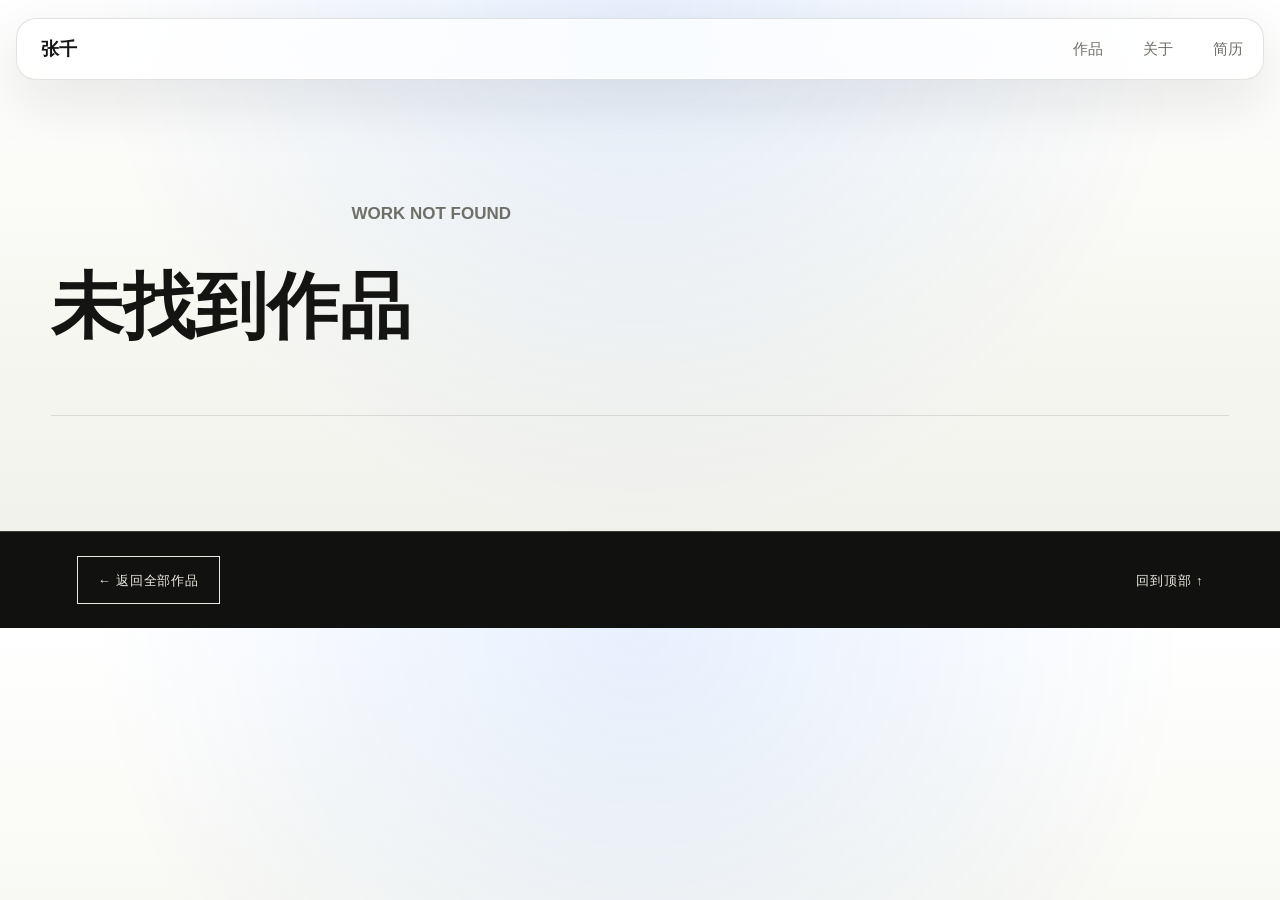
<file: works/cheers-design.html>
<!doctype html>
<html lang="zh-CN">
  <head>
    <meta charset="utf-8">
    <meta name="viewport" content="width=device-width, initial-scale=1">
    <title>橙思设计 · 张千作品集</title>
    <meta name="description" content="张千作品网站：橙思设计品牌案例，展示品牌识别、VI、海报与画册延展。">
    <link rel="stylesheet" href="../styles.css">
    <link rel="stylesheet" href="../motion.css">
  <link rel="stylesheet" href="../assets/case-navigation.css">
    <script src="../motion-entry.js"></script>
    <noscript><style>.motion-curtain { display: none !important; }</style></noscript>
  </head>
  <body data-page="detail">
    <div id="work-detail" data-work-slug="cheers-design"></div>
    <script src="../data.js"></script>
    <script src="../script.js"></script>
    <script src="../motion.js"></script>
  </body>
</html>
</file>
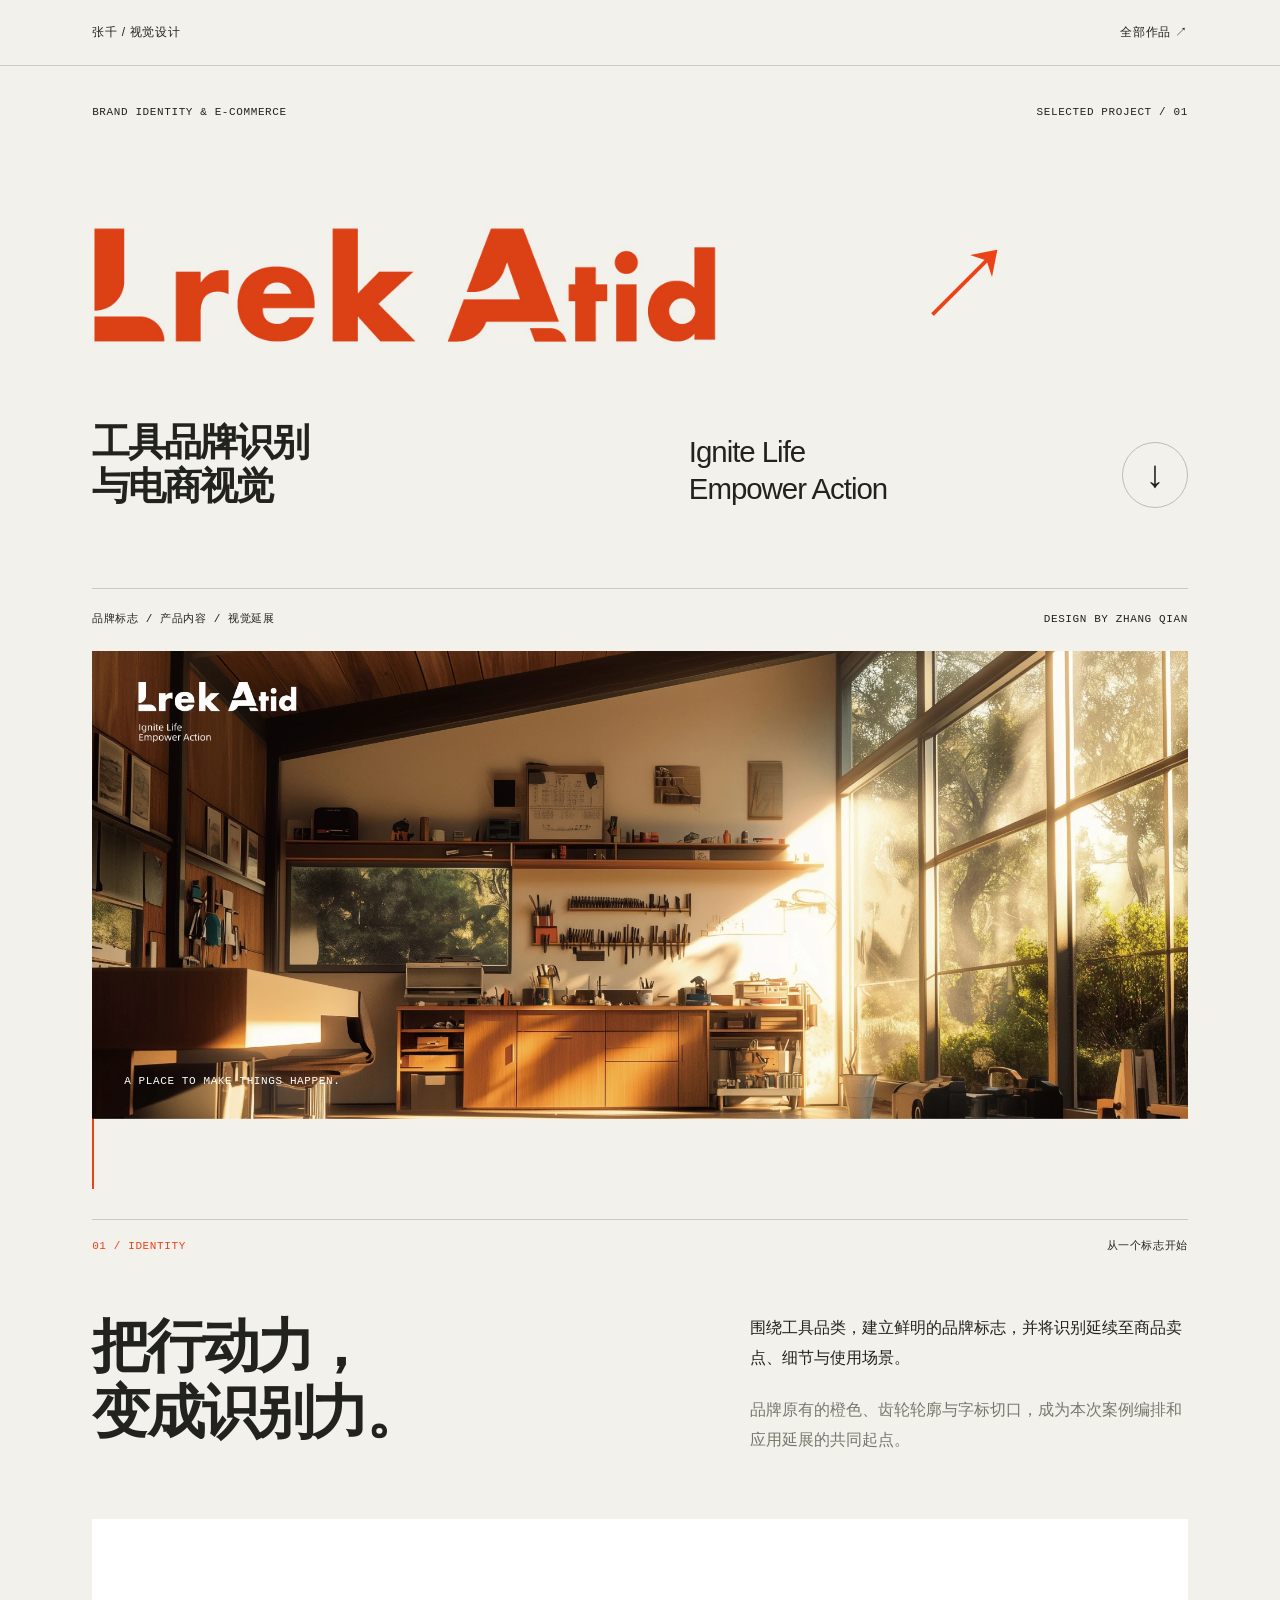
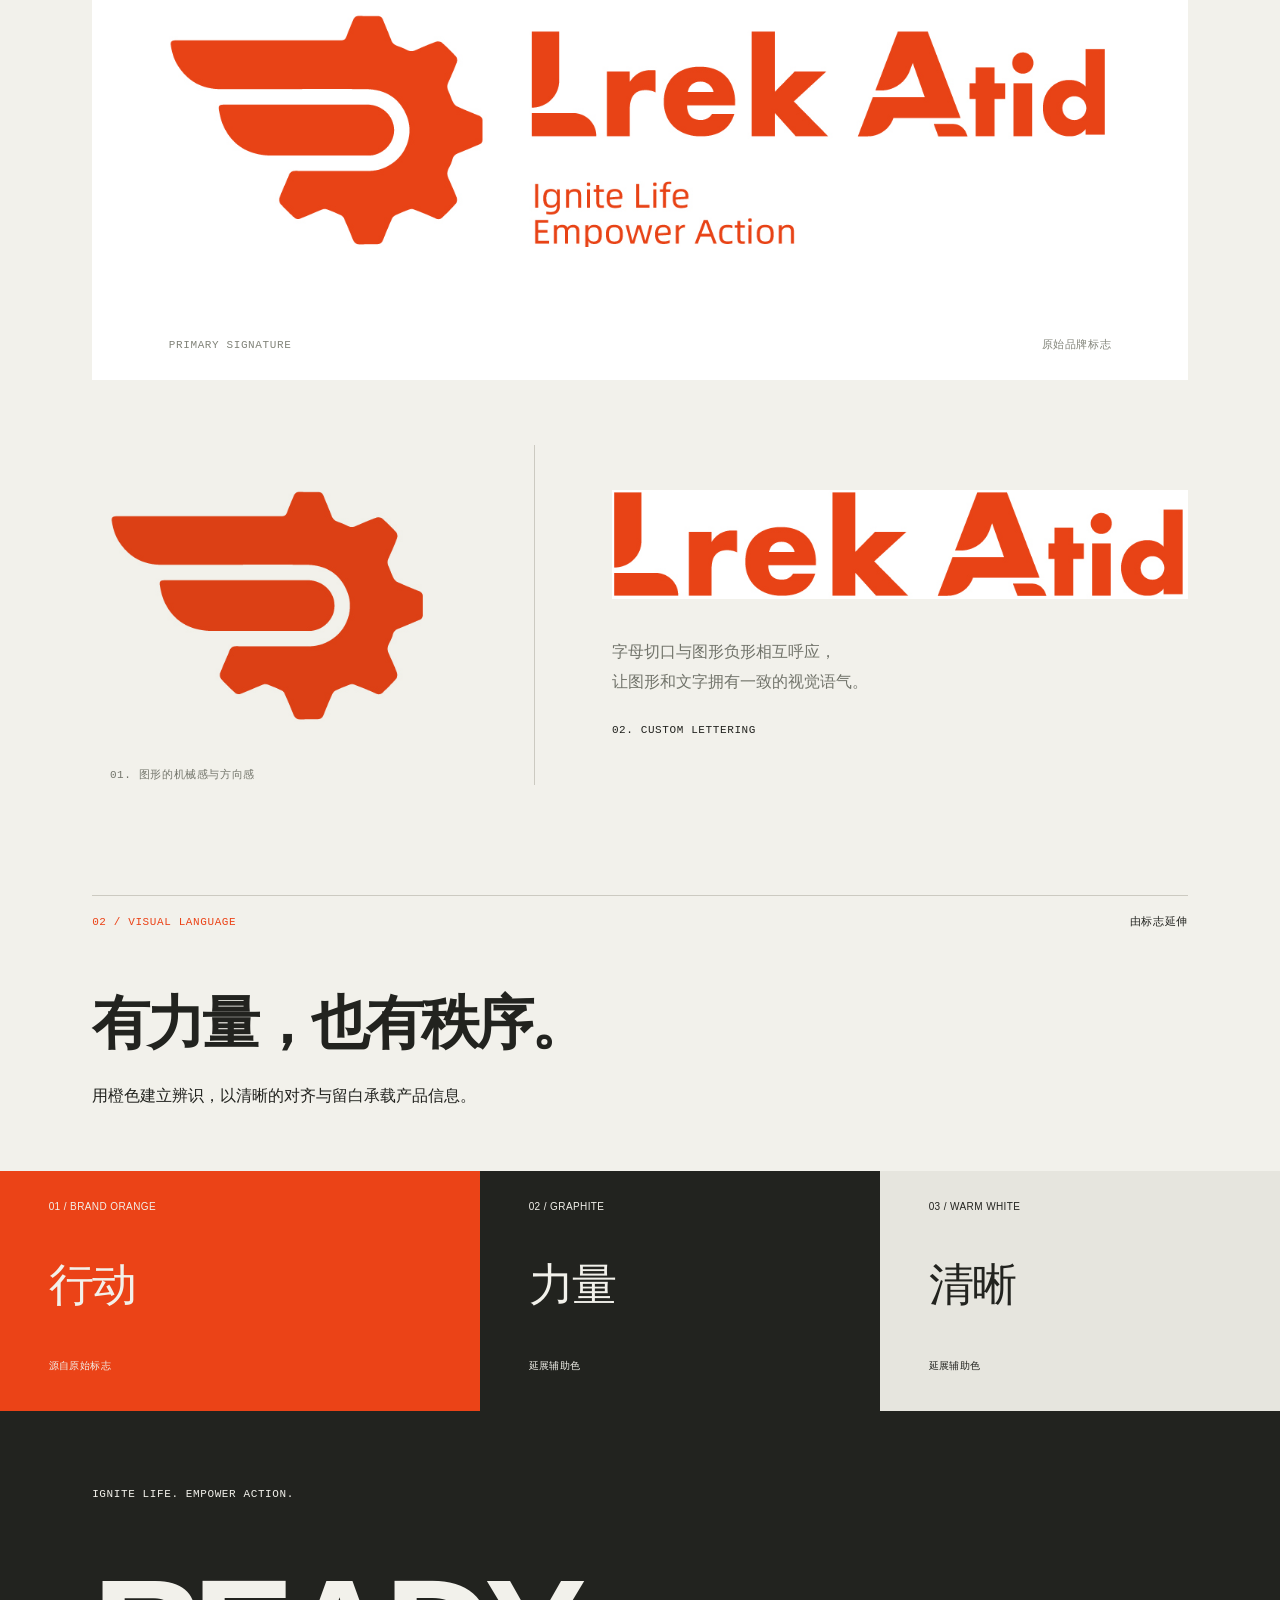
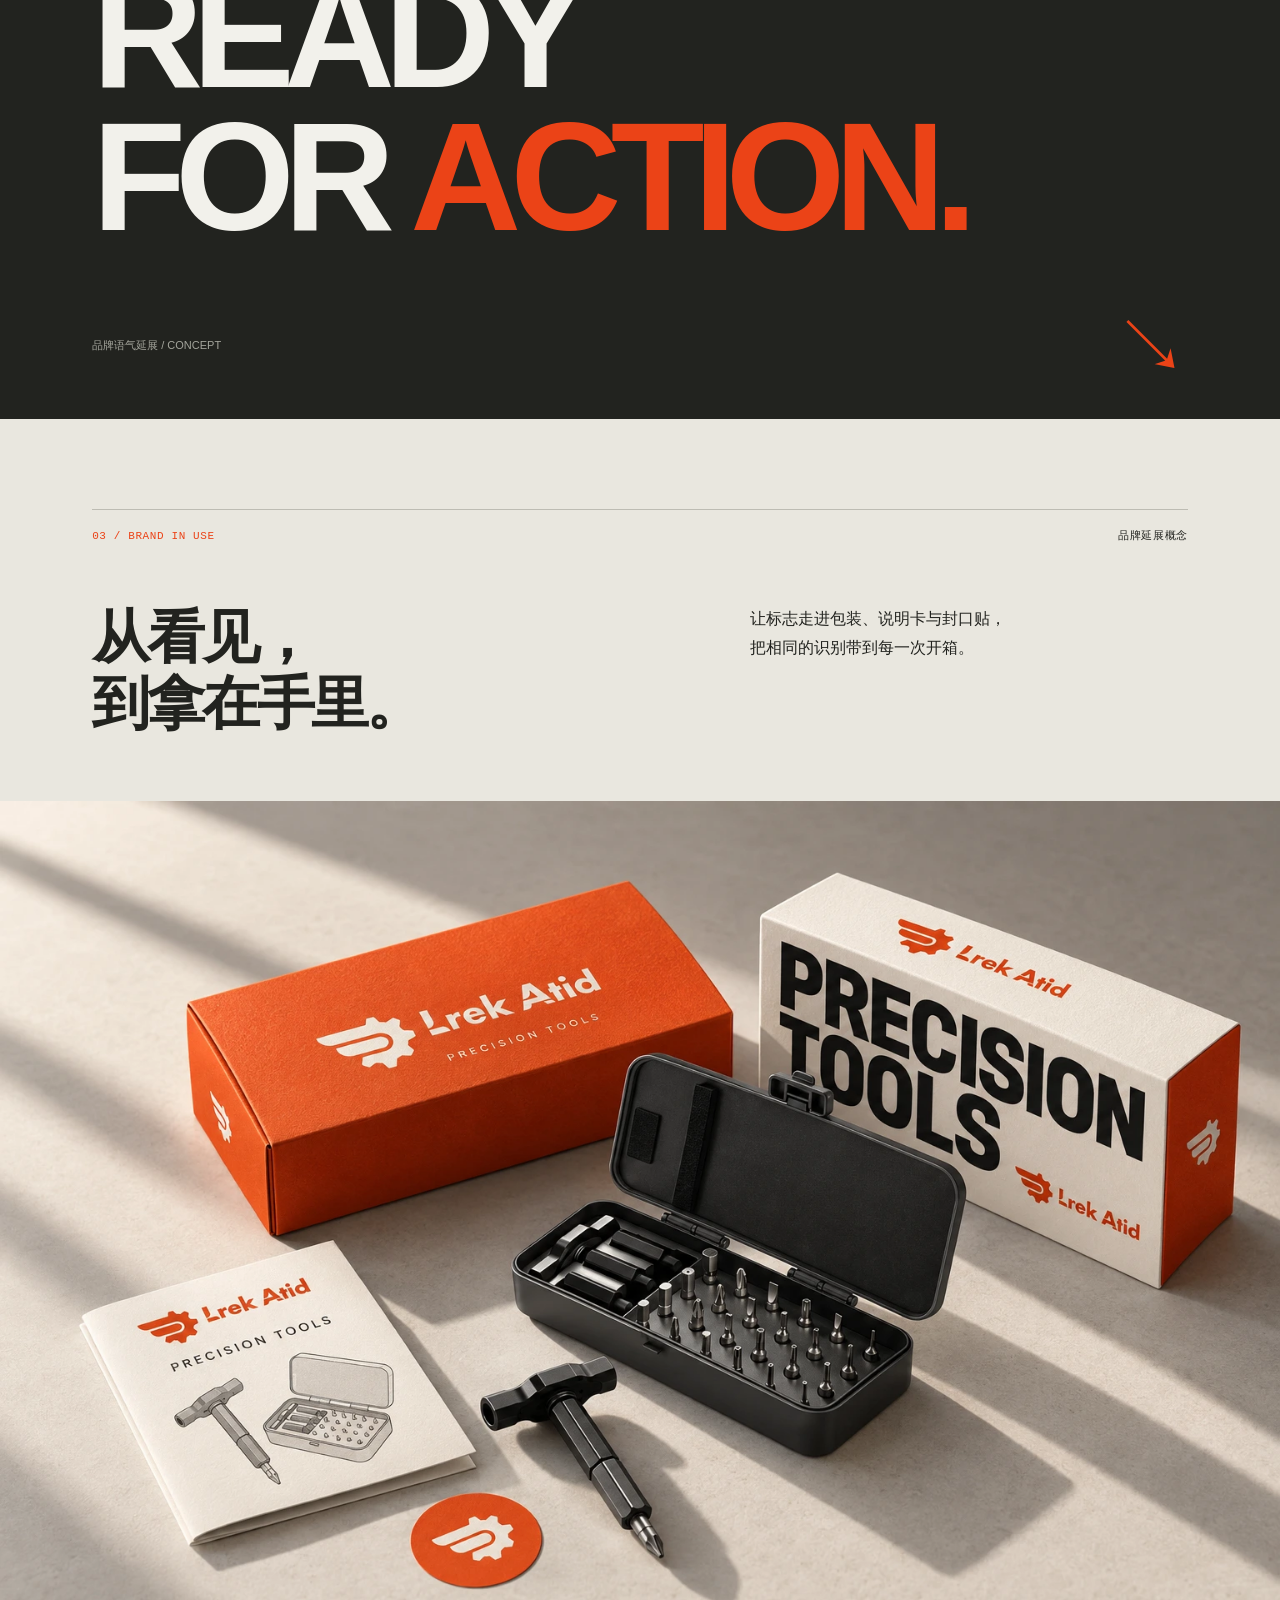
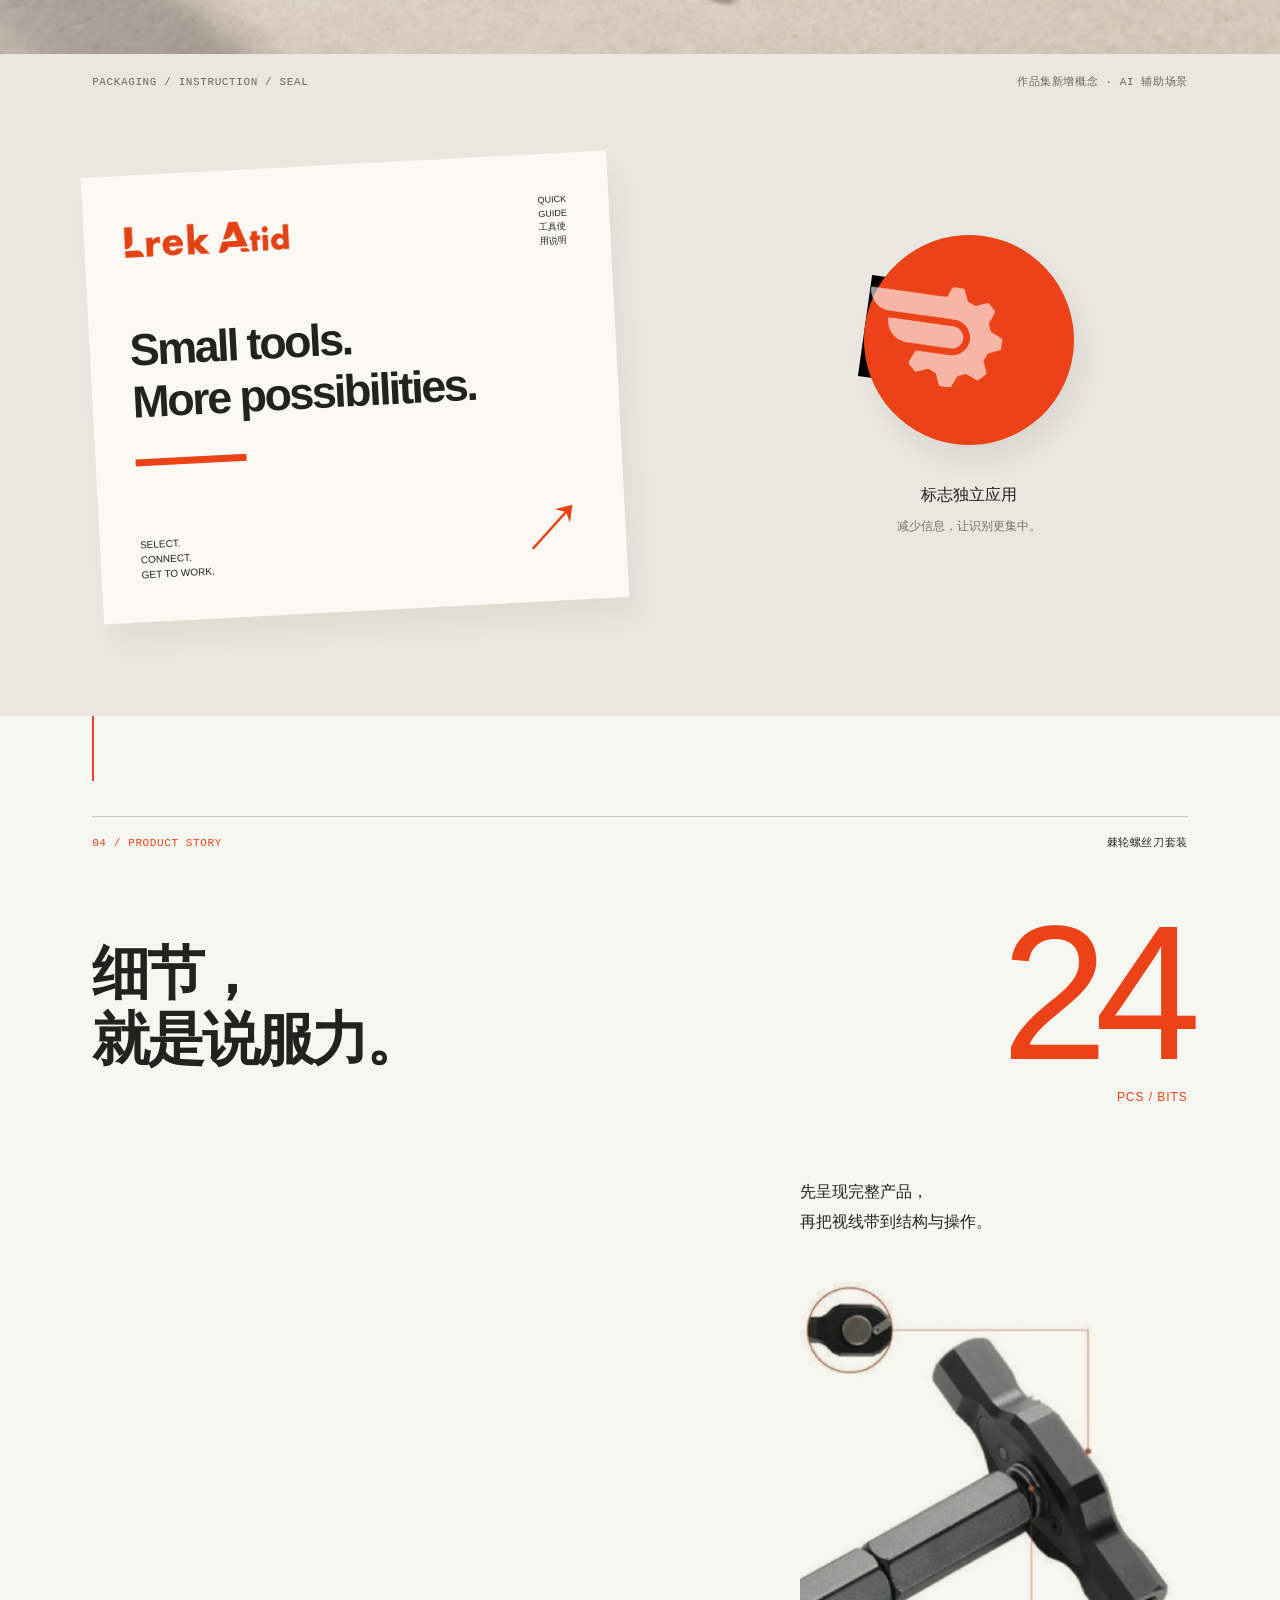
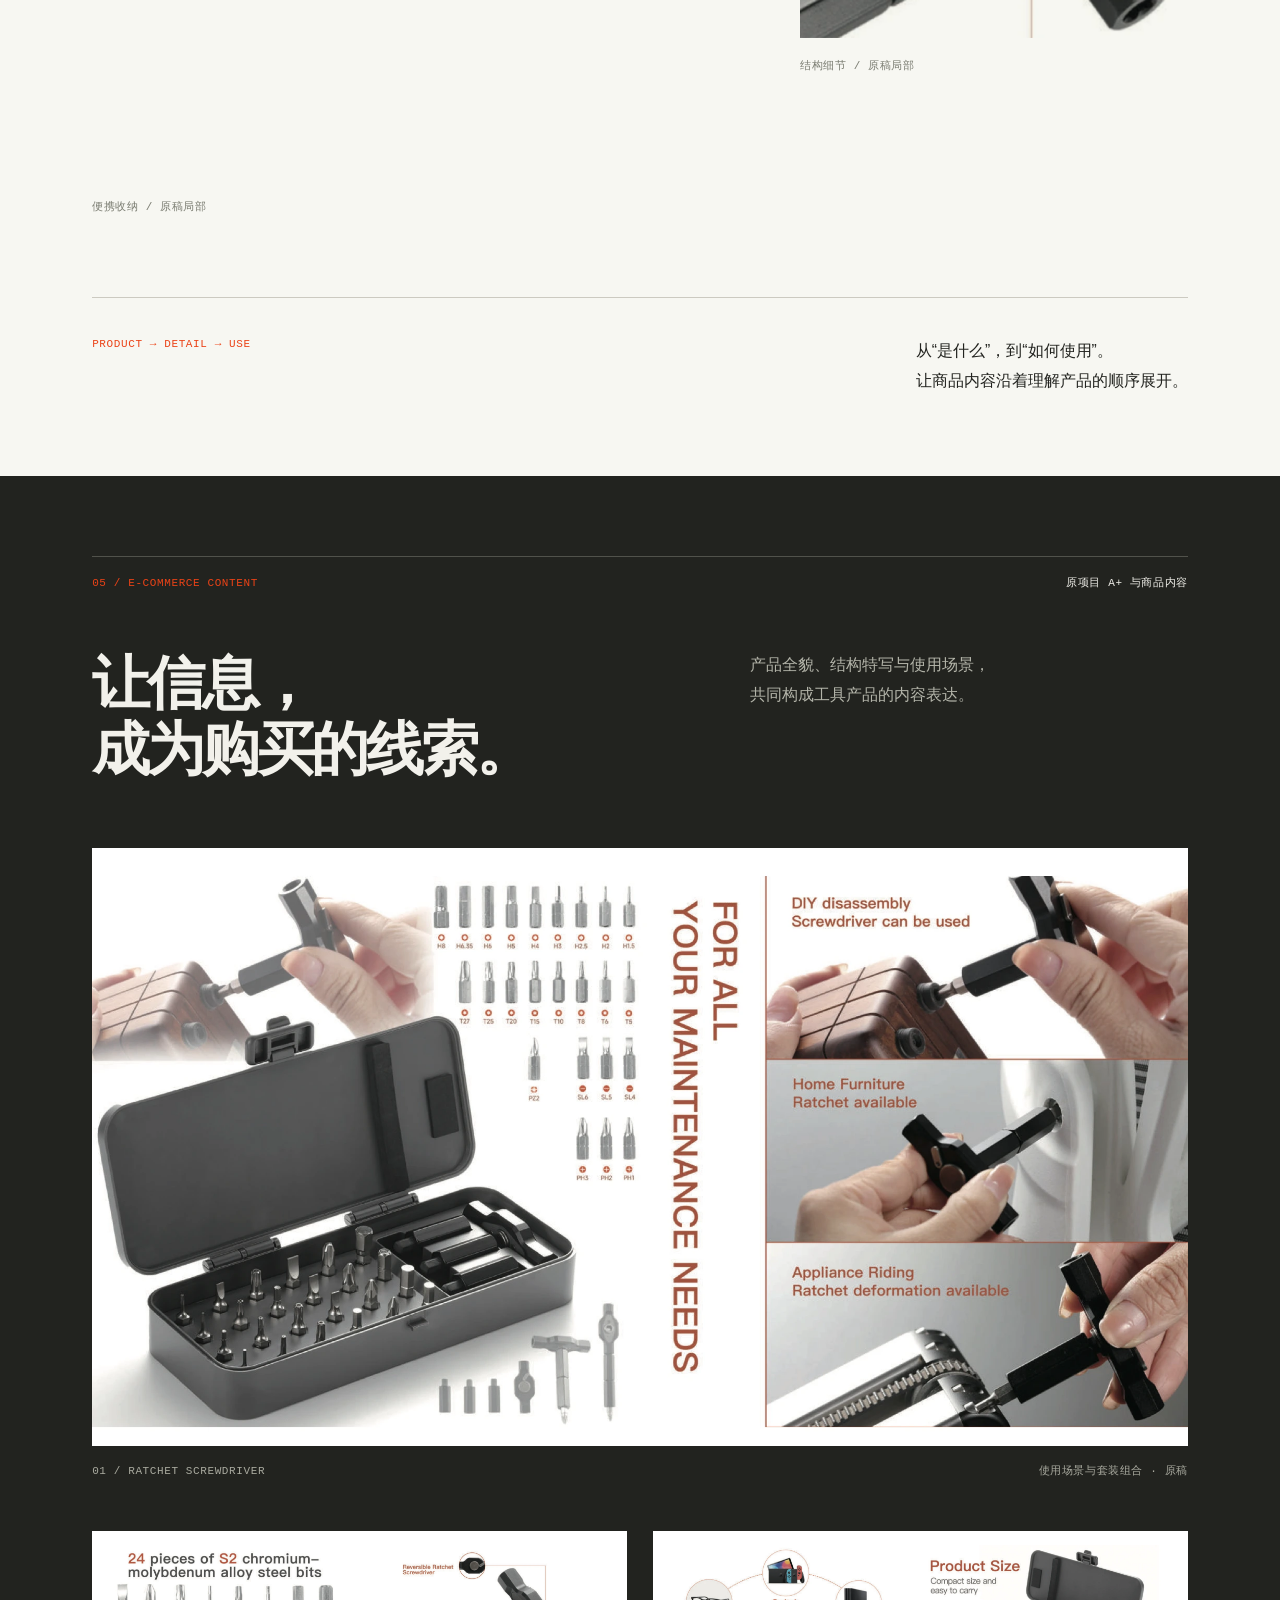
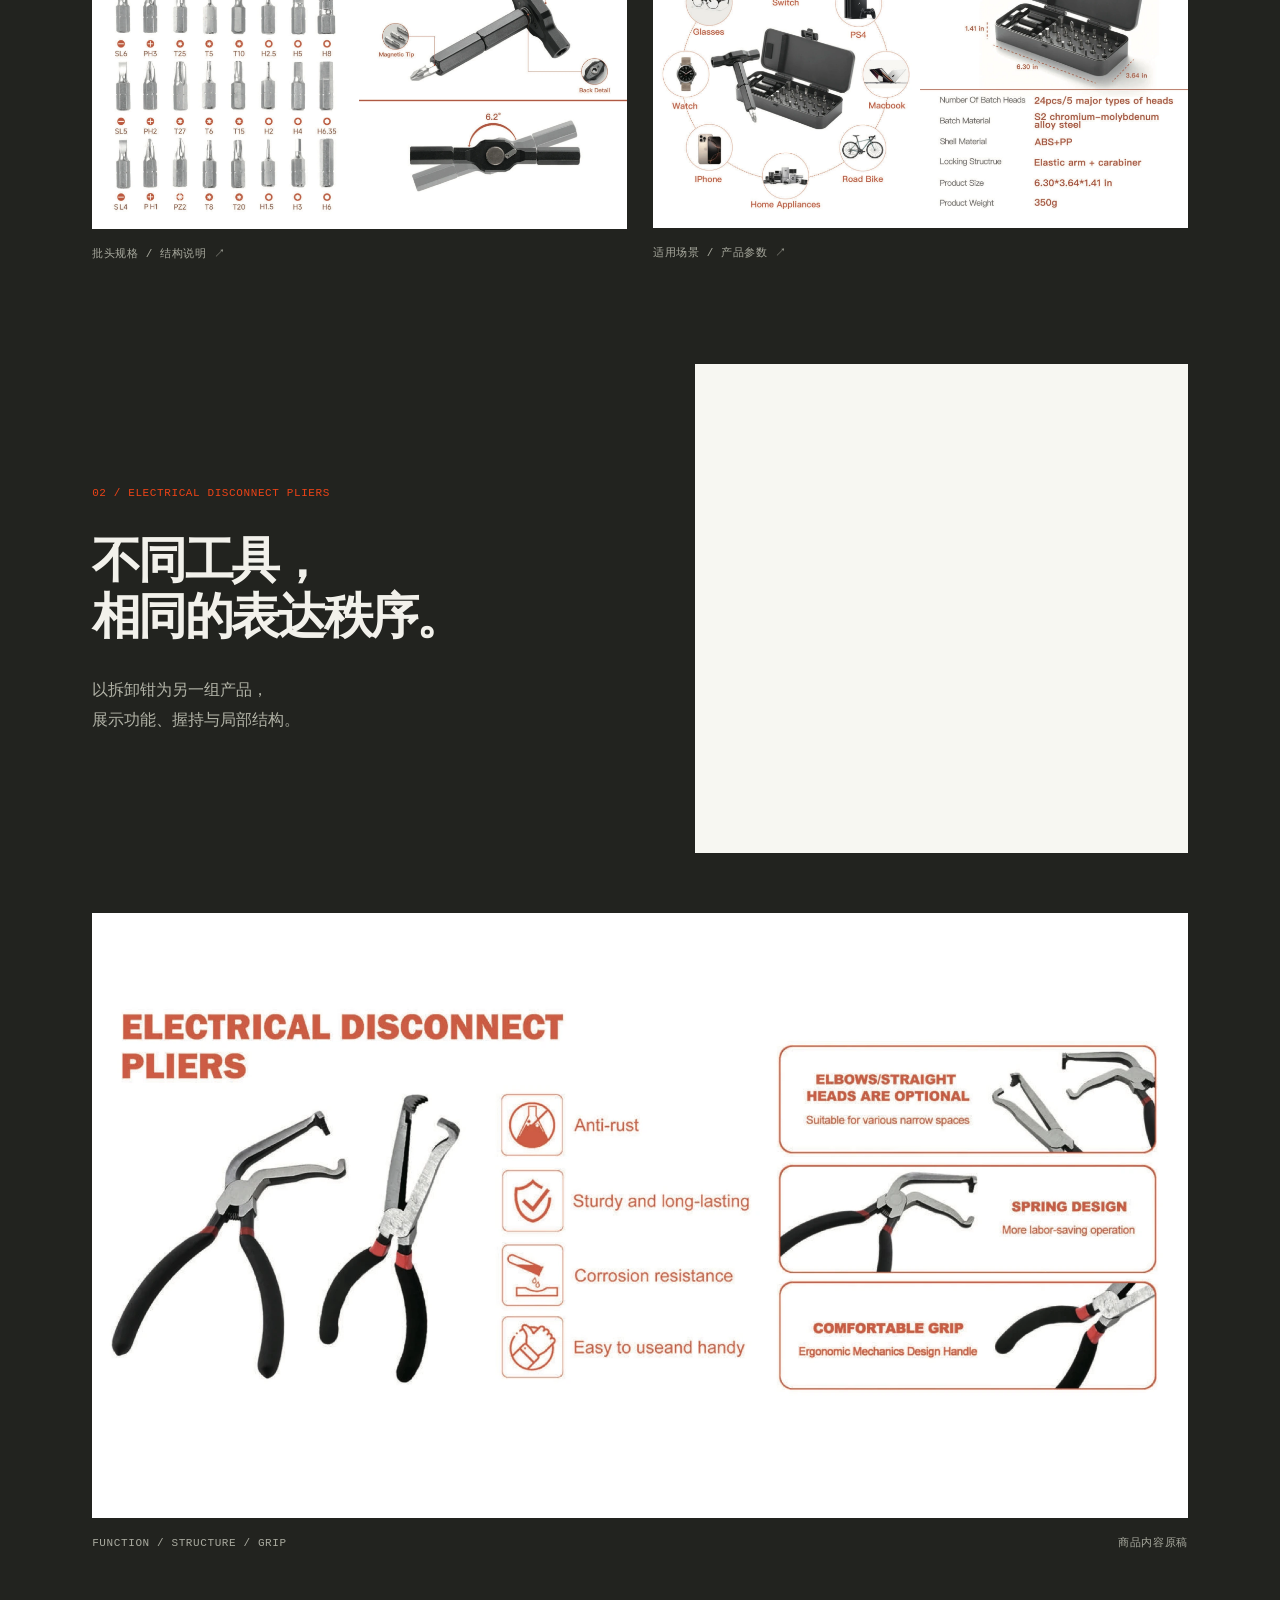
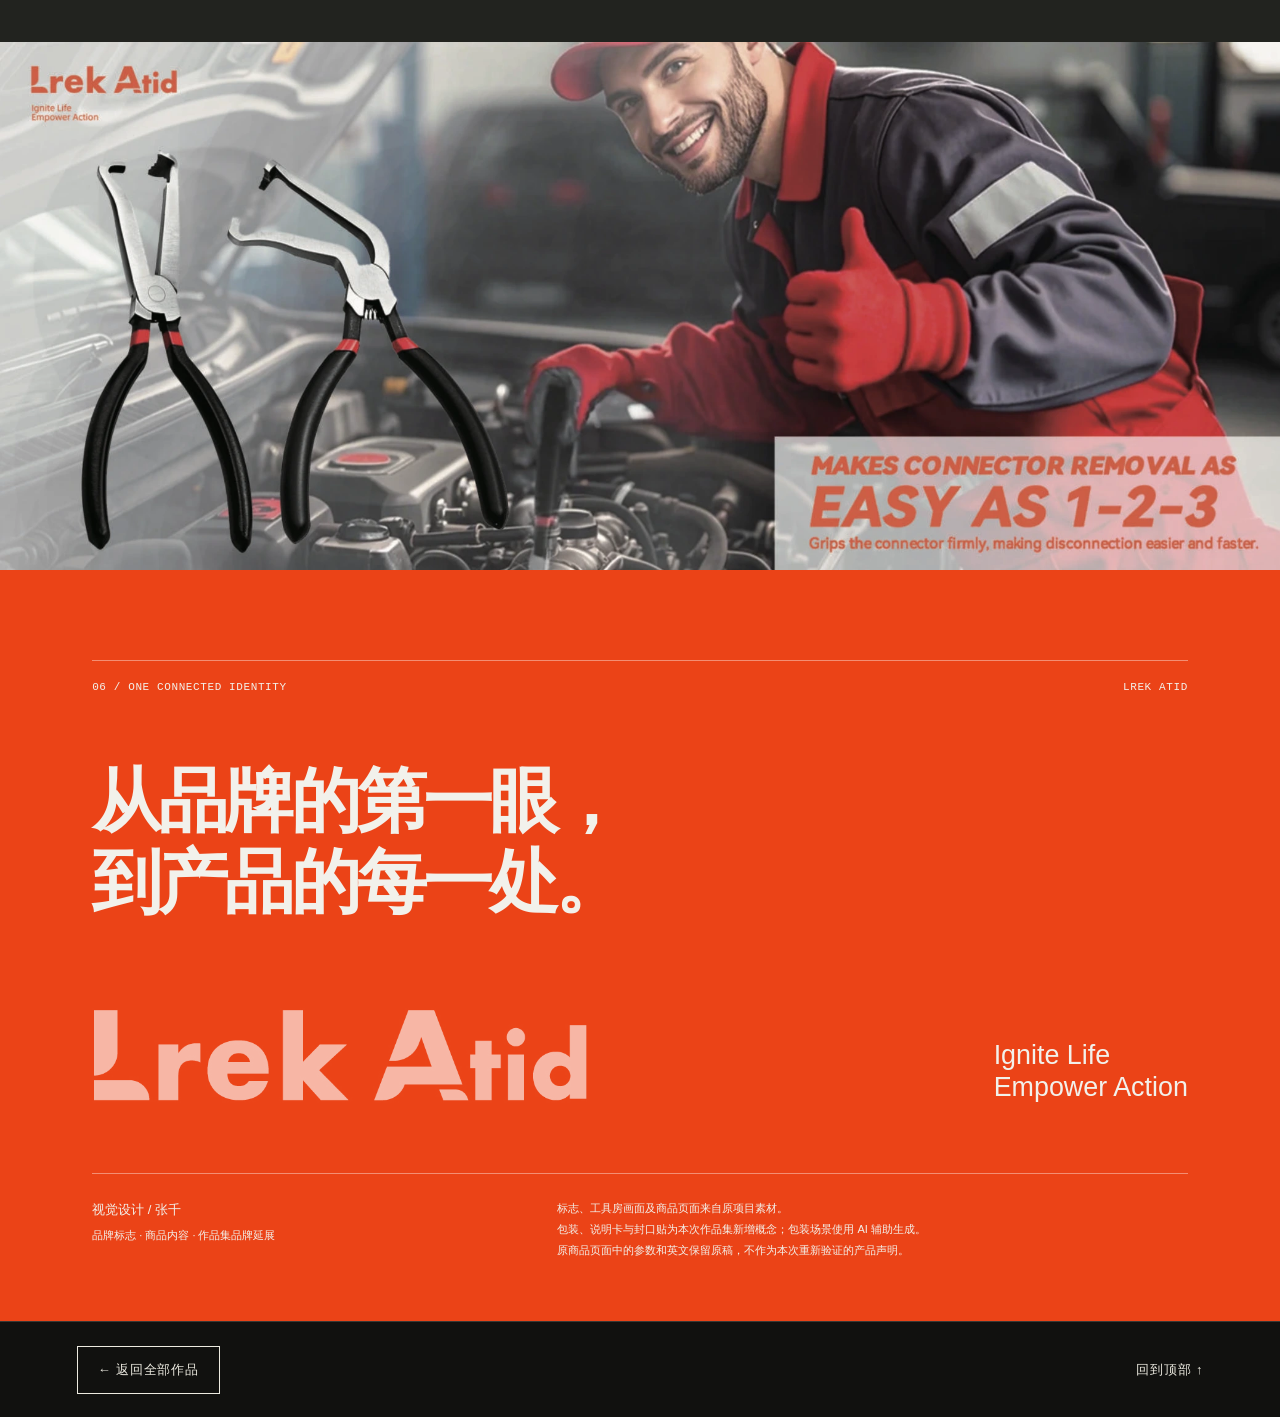
<file: works/lrek-atid.html>
<!doctype html>
<html lang="zh-CN">
<head>
  <meta charset="utf-8">
  <meta name="viewport" content="width=device-width, initial-scale=1">
  <title>Lrek Atid｜工具品牌识别与电商视觉 · 张千作品集</title>
  <meta name="description" content="从品牌标志到工具产品内容：Lrek Atid 品牌设计、包装概念延展与亚马逊 A+ 视觉案例。">
  <link rel="stylesheet" href="../assets/portfolio/lrek-atid/case.css">
<link rel="stylesheet" href="../assets/case-navigation.css">
</head>
<body>
<a class="skip" href="#main">跳至案例内容</a>
<header class="nav"><a href="../index.html">张千 / 视觉设计</a><a href="../index.html#works">全部作品 ↗</a></header>
<main id="main">
  <section class="hero pad" aria-labelledby="title">
    <div class="eyebrow spread"><span>BRAND IDENTITY & E-COMMERCE</span><span>SELECTED PROJECT / 01</span></div>
    <div class="hero-brand"><picture><source media="(max-width: 720px)" srcset="../assets/portfolio/lrek-atid/wordmark.mobile.webp"><img src="../assets/portfolio/lrek-atid/wordmark.png" width="767" height="146" alt="Lrek Atid" fetchpriority="high" decoding="async"></picture><span class="brand-dot" aria-hidden="true">↗</span></div>
    <div class="hero-bottom"><h1 id="title">工具品牌识别<br>与电商视觉</h1><p>Ignite Life<br>Empower Action</p><a href="#identity" class="down" aria-label="查看品牌识别">↓</a></div>
    <div class="hero-foot eyebrow"><span>品牌标志 / 产品内容 / 视觉延展</span><span>DESIGN BY ZHANG QIAN</span></div>
  </section>
  <div class="workshop"><img src="../assets/portfolio/lrek-atid/workshop.webp" width="1908" height="815" alt="原品牌画面：日光下的木质工具工作室" decoding="async" srcset="../assets/portfolio/lrek-atid/workshop.mobile.webp 900w, ../assets/portfolio/lrek-atid/workshop.webp 1908w" sizes="(max-width: 720px) 300px, 100vw"><div class="scene-note eyebrow">A PLACE TO MAKE THINGS HAPPEN.</div></div>
  <section class="identity pad" id="identity" aria-labelledby="identity-title">
    <div class="section-top"><span class="index">01 / IDENTITY</span><span class="eyebrow">从一个标志开始</span></div>
    <div class="intro-grid"><h2 id="identity-title">把行动力，<br>变成识别力。</h2><div class="intro-copy"><p>围绕工具品类，建立鲜明的品牌标志，并将识别延续至商品卖点、细节与使用场景。</p><p class="muted">品牌原有的橙色、齿轮轮廓与字标切口，成为本次案例编排和应用延展的共同起点。</p></div></div>
    <figure class="logo-stage"><img src="../assets/portfolio/lrek-atid/logo.png" width="1244" height="308" alt="原设计：橙色齿轮图形与 Lrek Atid 字标组合" decoding="async" srcset="../assets/portfolio/lrek-atid/logo.mobile.webp 900w, ../assets/portfolio/lrek-atid/logo.png 1244w" sizes="(max-width: 720px) 300px, 100vw"><figcaption><span>PRIMARY SIGNATURE</span><span>原始品牌标志</span></figcaption></figure>
    <div class="identity-details"><figure class="symbol-study"><picture><source media="(max-width: 720px)" srcset="../assets/portfolio/lrek-atid/symbol.mobile.webp"><img src="../assets/portfolio/lrek-atid/symbol.png" width="417" height="308" alt="标志局部：齿轮外轮廓与横向负形" loading="lazy" decoding="async"></picture><figcaption>01. 图形的机械感与方向感</figcaption></figure><div class="word-study"><picture><source media="(max-width: 720px)" srcset="../assets/portfolio/lrek-atid/wordmark.mobile.webp"><img src="../assets/portfolio/lrek-atid/wordmark.png" width="767" height="146" alt="定制字标：L 与 A 的切口细节" loading="lazy" decoding="async"></picture><p>字母切口与图形负形相互呼应，<br>让图形和文字拥有一致的视觉语气。</p><span class="eyebrow">02. CUSTOM LETTERING</span></div></div>
  </section>
  <section class="language" aria-labelledby="language-title">
    <div class="language-copy pad"><div class="section-top"><span class="index">02 / VISUAL LANGUAGE</span><span class="eyebrow">由标志延伸</span></div><h2 id="language-title">有力量，也有秩序。</h2><p>用橙色建立辨识，以清晰的对齐与留白承载产品信息。</p></div>
    <div class="color-row"><div class="orange"><span>01 / BRAND ORANGE</span><strong>行动</strong><small>源自原始标志</small></div><div class="ink"><span>02 / GRAPHITE</span><strong>力量</strong><small>延展辅助色</small></div><div class="paper"><span>03 / WARM WHITE</span><strong>清晰</strong><small>延展辅助色</small></div></div>
    <div class="statement pad"><span class="eyebrow">IGNITE LIFE. EMPOWER ACTION.</span><p>READY<br>FOR <em>ACTION.</em></p><div class="statement-end"><span>品牌语气延展 / CONCEPT</span><span>↘</span></div></div>
  </section>
  <section class="applications" aria-labelledby="applications-title">
    <div class="application-title pad"><div class="section-top"><span class="index">03 / BRAND IN USE</span><span class="eyebrow">品牌延展概念</span></div><div class="intro-grid"><h2 id="applications-title">从看见，<br>到拿在手里。</h2><p>让标志走进包装、说明卡与封口贴，<br>把相同的识别带到每一次开箱。</p></div></div>
    <figure class="packaging"><img src="../assets/portfolio/lrek-atid/packaging-concept.webp" alt="品牌延展概念：橙色与暖白包装纸套、说明卡及工具盒的组合场景，AI 辅助生成" loading="lazy" decoding="async" srcset="../assets/portfolio/lrek-atid/packaging-concept.mobile.webp 900w, ../assets/portfolio/lrek-atid/packaging-concept.webp 1536w" sizes="(max-width: 720px) 300px, 100vw"><figcaption class="pad"><span>PACKAGING / INSTRUCTION / SEAL</span><span>作品集新增概念 · AI 辅助场景</span></figcaption></figure>
    <div class="paper-system pad"><div class="instruction"><div class="instruction-head"><picture><source media="(max-width: 720px)" srcset="../assets/portfolio/lrek-atid/wordmark.mobile.webp"><img src="../assets/portfolio/lrek-atid/wordmark.png" width="767" height="146" alt="Lrek Atid" decoding="async"></picture><span>QUICK GUIDE<br>工具使用说明</span></div><h3>Small tools.<br>More possibilities.</h3><div class="instruction-rule"></div><div class="instruction-bottom"><span>SELECT.<br>CONNECT.<br>GET TO WORK.</span><span class="guide-arrow">↗</span></div></div><div class="seal-column"><div class="seal"><picture><source media="(max-width: 720px)" srcset="../assets/portfolio/lrek-atid/symbol.mobile.webp"><img src="../assets/portfolio/lrek-atid/symbol.png" width="417" height="308" alt="独立图形封口贴概念" decoding="async"></picture></div><p>标志独立应用<br><small>减少信息，让识别更集中。</small></p></div></div>
  </section>
  <section class="product pad" aria-labelledby="product-title">
    <div class="section-top"><span class="index">04 / PRODUCT STORY</span><span class="eyebrow">棘轮螺丝刀套装</span></div>
    <div class="product-heading"><h2 id="product-title">细节，<br>就是说服力。</h2><span class="giant-number">24<span>PCS / BITS</span></span></div>
    <div class="product-grid"><figure class="case-shot"><picture><source media="(max-width: 720px)" srcset="../assets/portfolio/lrek-atid/ratchet-case.mobile.webp"><img src="../assets/portfolio/lrek-atid/ratchet-case.webp" width="635" height="550" alt="原商品图局部：便携螺丝刀套装与打开的工具盒" loading="lazy" decoding="async"></picture><figcaption>便携收纳 / 原稿局部</figcaption></figure><div class="product-aside"><p>先呈现完整产品，<br>再把视线带到结构与操作。</p><figure><picture><source media="(max-width: 720px)" srcset="../assets/portfolio/lrek-atid/ratchet-tool.mobile.webp"><img src="../assets/portfolio/lrek-atid/ratchet-tool.webp" width="470" height="444" alt="原稿细节裁切：棘轮螺丝刀转向机构与金属结构" loading="lazy" decoding="async"></picture><figcaption>结构细节 / 原稿局部</figcaption></figure></div></div>
    <div class="product-caption"><span class="index">PRODUCT → DETAIL → USE</span><p>从“是什么”，到“如何使用”。<br>让商品内容沿着理解产品的顺序展开。</p></div>
  </section>
  <section class="commerce pad" aria-labelledby="commerce-title">
    <div class="section-top"><span class="index">05 / E-COMMERCE CONTENT</span><span class="eyebrow">原项目 A+ 与商品内容</span></div><div class="intro-grid"><h2 id="commerce-title">让信息，<br>成为购买的线索。</h2><p>产品全貌、结构特写与使用场景，<br>共同构成工具产品的内容表达。</p></div>
    <figure class="aplus-lead"><img src="../assets/portfolio/lrek-atid/ratchet-use.webp" width="2102" height="1148" alt="螺丝刀套装原商品页面：套装全貌及家具、家电维修使用场景" loading="lazy" decoding="async" srcset="../assets/portfolio/lrek-atid/ratchet-use.mobile.webp 900w, ../assets/portfolio/lrek-atid/ratchet-use.webp 2102w" sizes="(max-width: 720px) 300px, 100vw"><figcaption><span>01 / RATCHET SCREWDRIVER</span><span>使用场景与套装组合 · 原稿</span></figcaption></figure>
    <div class="aplus-pair"><figure><a href="../assets/portfolio/lrek-atid/ratchet-detail.webp" target="_blank" rel="noopener"><img src="../assets/portfolio/lrek-atid/ratchet-detail.webp" width="2098" height="1172" alt="批头规格与棘轮结构原稿，点击放大" loading="lazy" decoding="async" srcset="../assets/portfolio/lrek-atid/ratchet-detail.mobile.webp 900w, ../assets/portfolio/lrek-atid/ratchet-detail.webp 2098w" sizes="(max-width: 720px) 300px, 100vw"></a><figcaption>批头规格 / 结构说明 ↗</figcaption></figure><figure><a href="../assets/portfolio/lrek-atid/ratchet-size.webp" target="_blank" rel="noopener"><img src="../assets/portfolio/lrek-atid/ratchet-size.webp" width="2098" height="1168" alt="适用场景、尺寸与参数原稿，点击放大" loading="lazy" decoding="async" srcset="../assets/portfolio/lrek-atid/ratchet-size.mobile.webp 900w, ../assets/portfolio/lrek-atid/ratchet-size.webp 2098w" sizes="(max-width: 720px) 300px, 100vw"></a><figcaption>适用场景 / 产品参数 ↗</figcaption></figure></div>
    <div class="second-product"><div><span class="index">02 / ELECTRICAL DISCONNECT PLIERS</span><h3>不同工具，<br>相同的表达秩序。</h3><p>以拆卸钳为另一组产品，<br>展示功能、握持与局部结构。</p></div><figure><picture><source media="(max-width: 720px)" srcset="../assets/portfolio/lrek-atid/pliers.mobile.webp"><img src="../assets/portfolio/lrek-atid/pliers.webp" width="590" height="585" alt="原稿局部：两款电气接头拆卸钳" loading="lazy" decoding="async"></picture></figure></div>
    <figure class="pliers-detail"><img src="../assets/portfolio/lrek-atid/pliers-detail.webp" width="2088" height="1152" alt="拆卸钳原商品页面中的功能卖点与结构细节" loading="lazy" decoding="async" srcset="../assets/portfolio/lrek-atid/pliers-detail.mobile.webp 900w, ../assets/portfolio/lrek-atid/pliers-detail.webp 2088w" sizes="(max-width: 720px) 300px, 100vw"><figcaption><span>FUNCTION / STRUCTURE / GRIP</span><span>商品内容原稿</span></figcaption></figure>
  </section>
  <div class="closing-scene"><img src="../assets/portfolio/lrek-atid/pliers-scene.webp" width="2078" height="856" alt="拆卸钳原品牌场景画面：汽车维修与工具展示" loading="lazy" decoding="async" srcset="../assets/portfolio/lrek-atid/pliers-scene.mobile.webp 900w, ../assets/portfolio/lrek-atid/pliers-scene.webp 2078w" sizes="(max-width: 720px) 300px, 100vw"></div>
  <section class="ending pad" aria-labelledby="ending-title"><div class="section-top"><span class="index">06 / ONE CONNECTED IDENTITY</span><span class="eyebrow">LREK ATID</span></div><h2 id="ending-title">从品牌的第一眼，<br>到产品的每一处。</h2><div class="end-signature"><picture><source media="(max-width: 720px)" srcset="../assets/portfolio/lrek-atid/wordmark.mobile.webp"><img src="../assets/portfolio/lrek-atid/wordmark.png" width="767" height="146" alt="Lrek Atid" decoding="async"></picture><p>Ignite Life<br>Empower Action</p></div><div class="credits"><p>视觉设计 / 张千<br><span>品牌标志 · 商品内容 · 作品集品牌延展</span></p><p>标志、工具房画面及商品页面来自原项目素材。<br>包装、说明卡与封口贴为本次作品集新增概念；包装场景使用 AI 辅助生成。<br>原商品页面中的参数和英文保留原稿，不作为本次重新验证的产品声明。</p></div></section>
</main>
<footer class="portfolio-case-footer" aria-label="案例页底部导航"><a class="portfolio-back-link" href="../index.html#works">← 返回全部作品</a><a class="portfolio-top-link" href="#">回到顶部 ↑</a></footer>
</body>
</html>
</file>
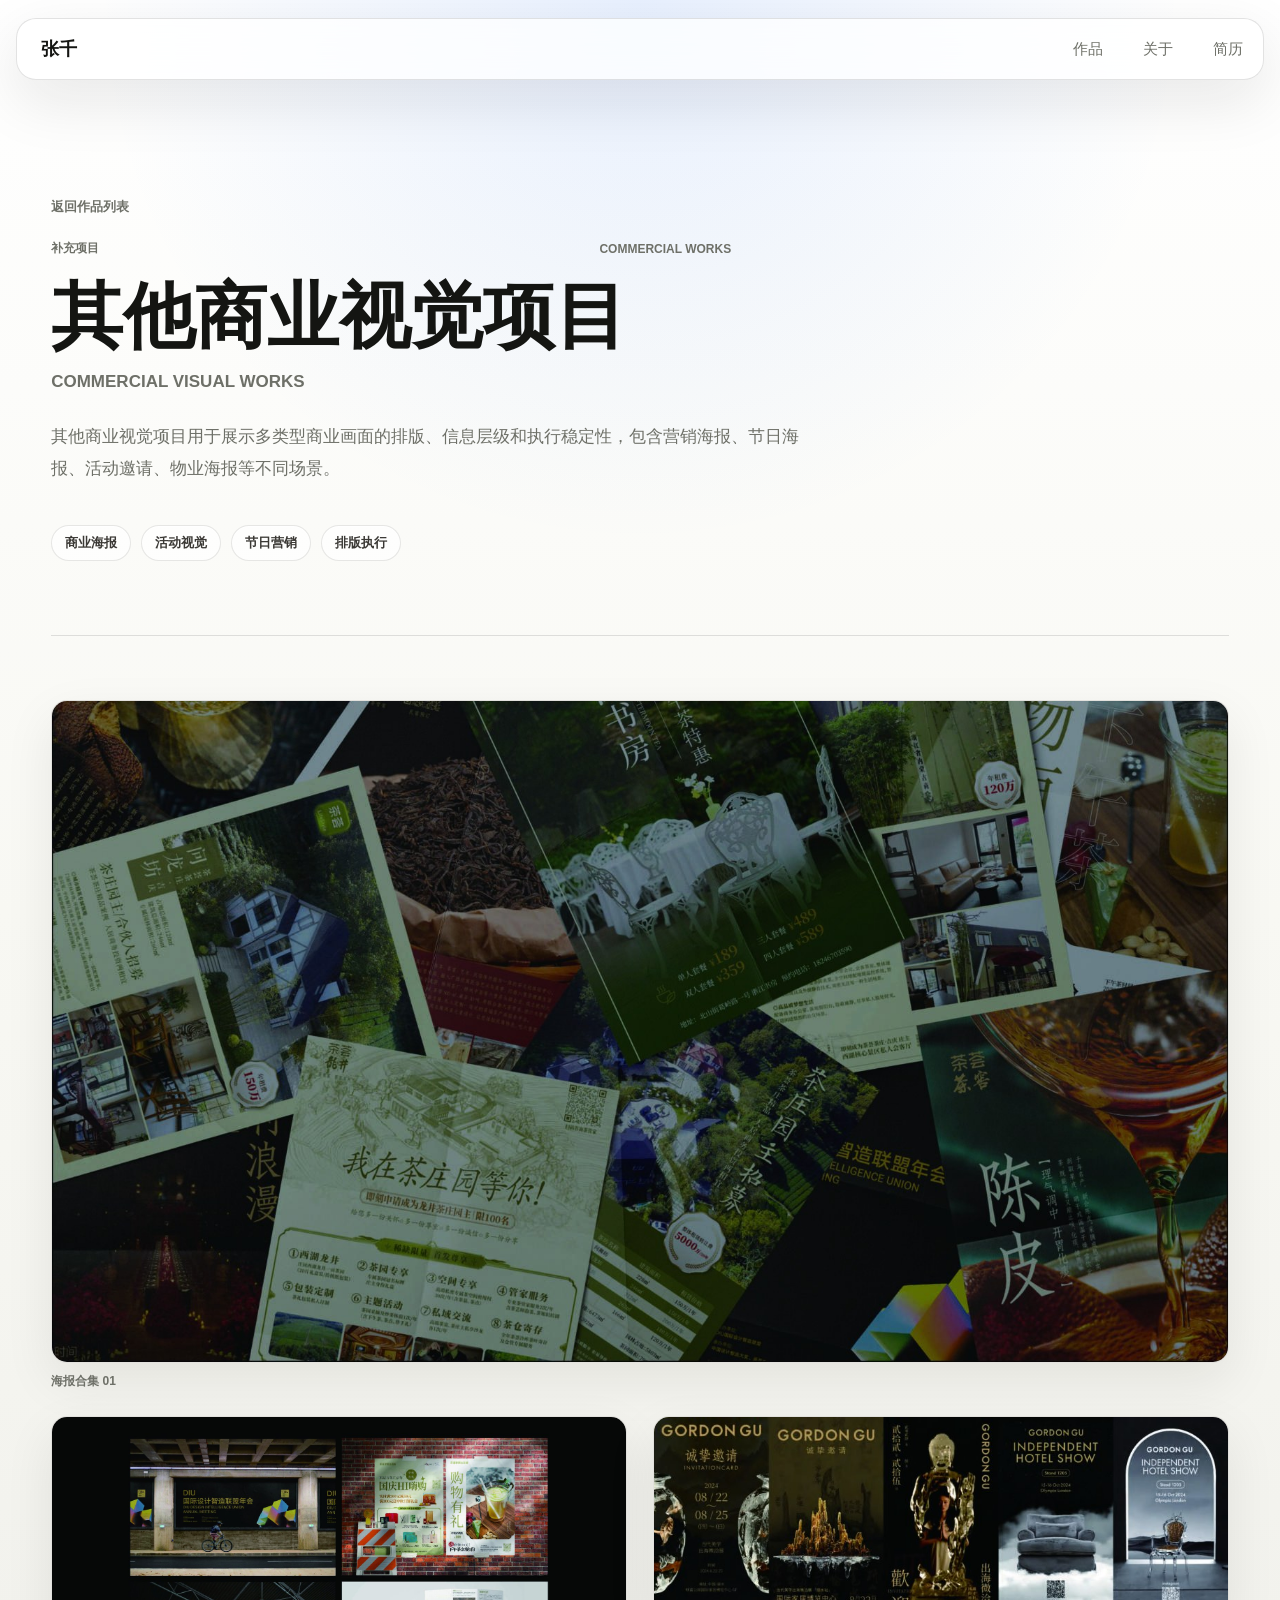
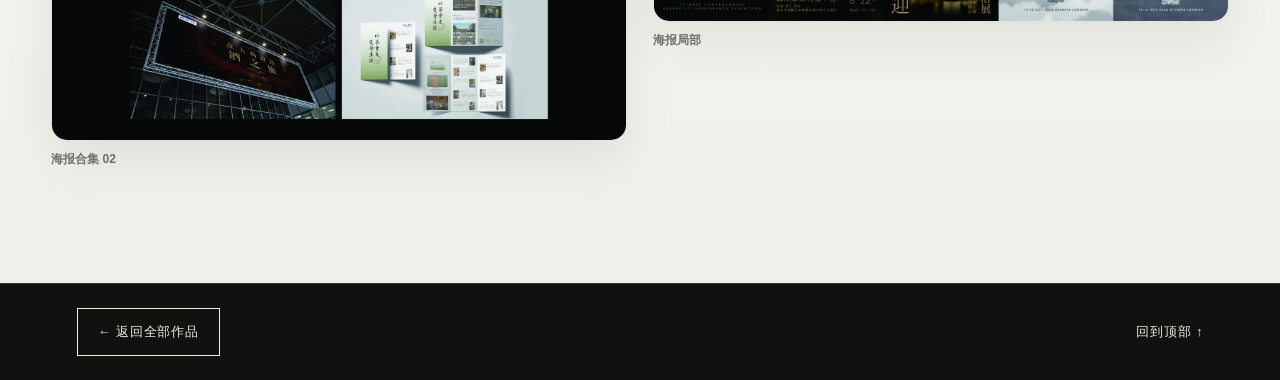
<file: works/poster-collection.html>
<!doctype html>
<html lang="zh-CN">
  <head>
    <meta charset="utf-8">
    <meta name="viewport" content="width=device-width, initial-scale=1">
    <title>其他商业视觉项目 · 张千作品集</title>
    <meta name="description" content="张千作品网站：其他商业视觉项目，展示营销海报、活动视觉、节日画面、邀请函和商业排版执行。">
    <link rel="stylesheet" href="../styles.css">
    <link rel="stylesheet" href="../motion.css">
  <link rel="stylesheet" href="../assets/case-navigation.css">
    <script src="../motion-entry.js"></script>
    <noscript><style>.motion-curtain { display: none !important; }</style></noscript>
  </head>
  <body data-page="detail">
    <div id="work-detail" data-work-slug="poster-collection"></div>
    <script src="../data.js"></script>
    <script src="../script.js"></script>
    <script src="../motion.js"></script>
  </body>
</html>
</file>
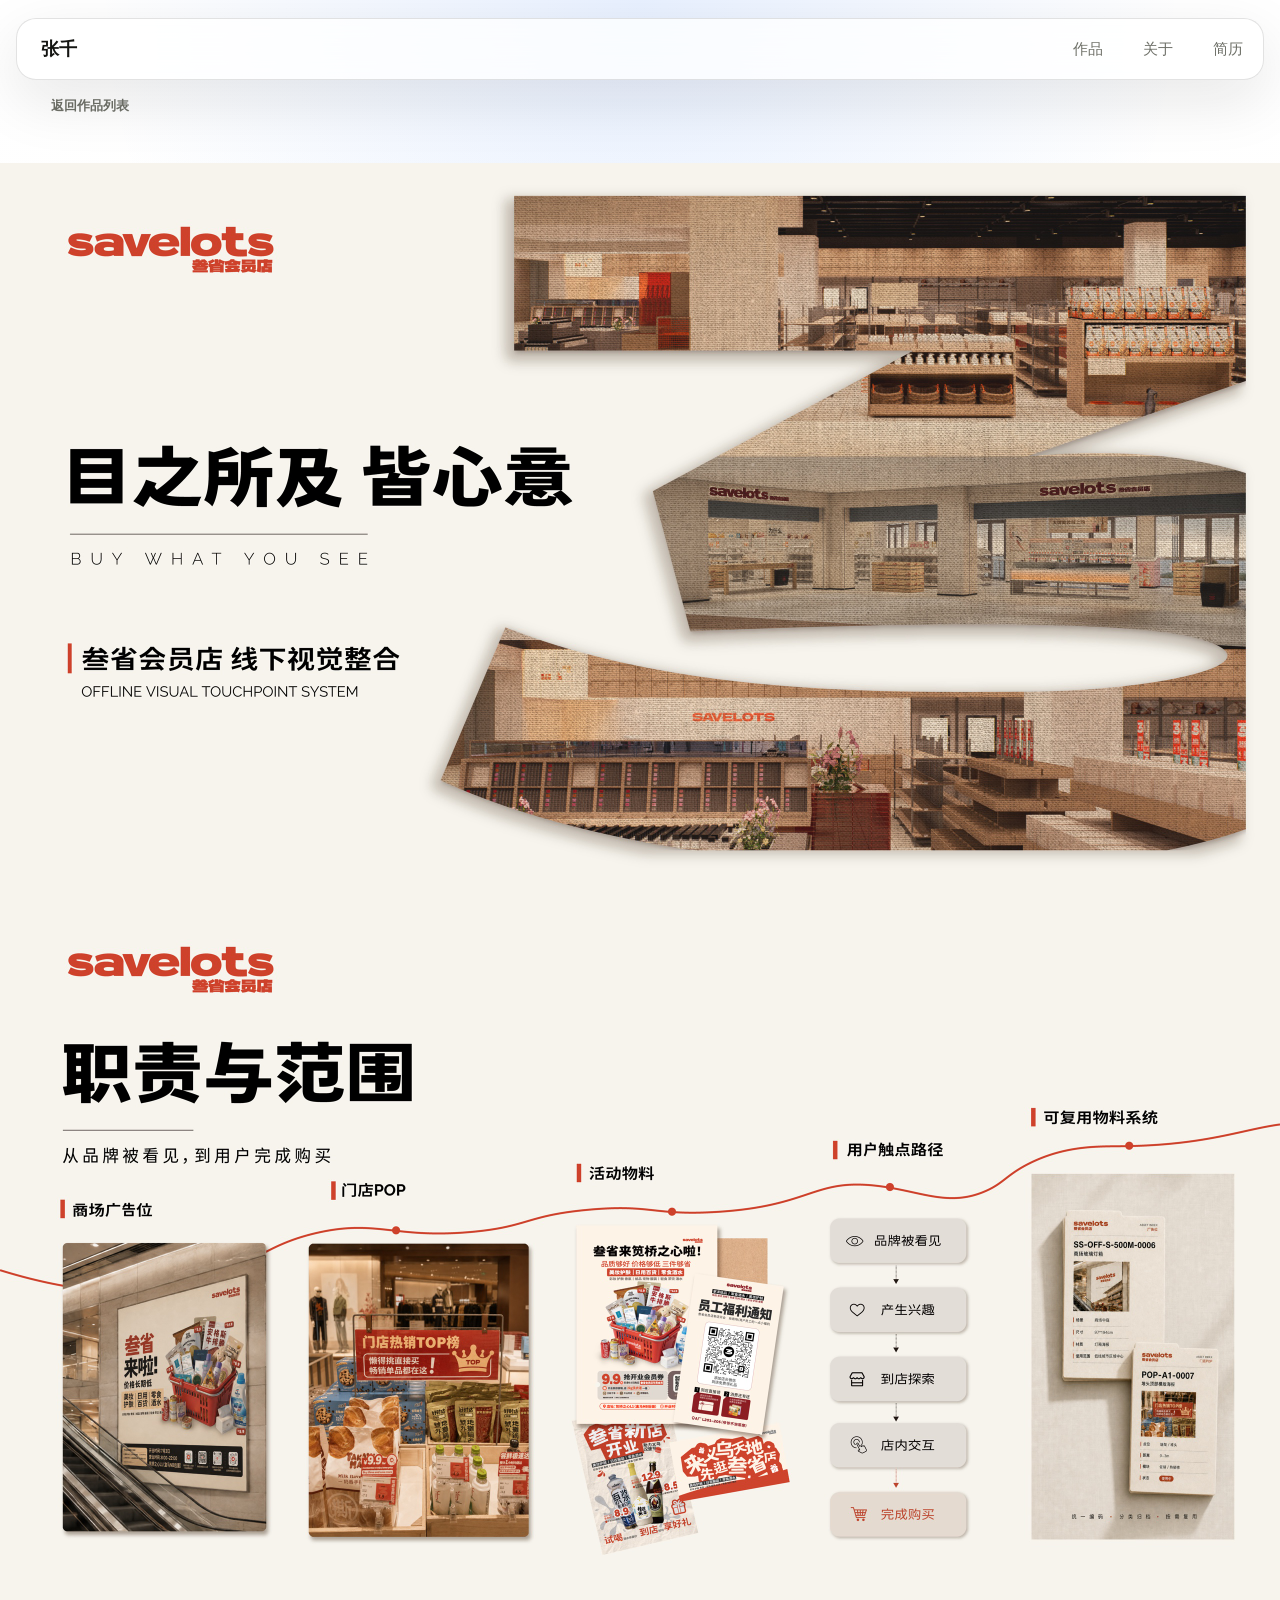
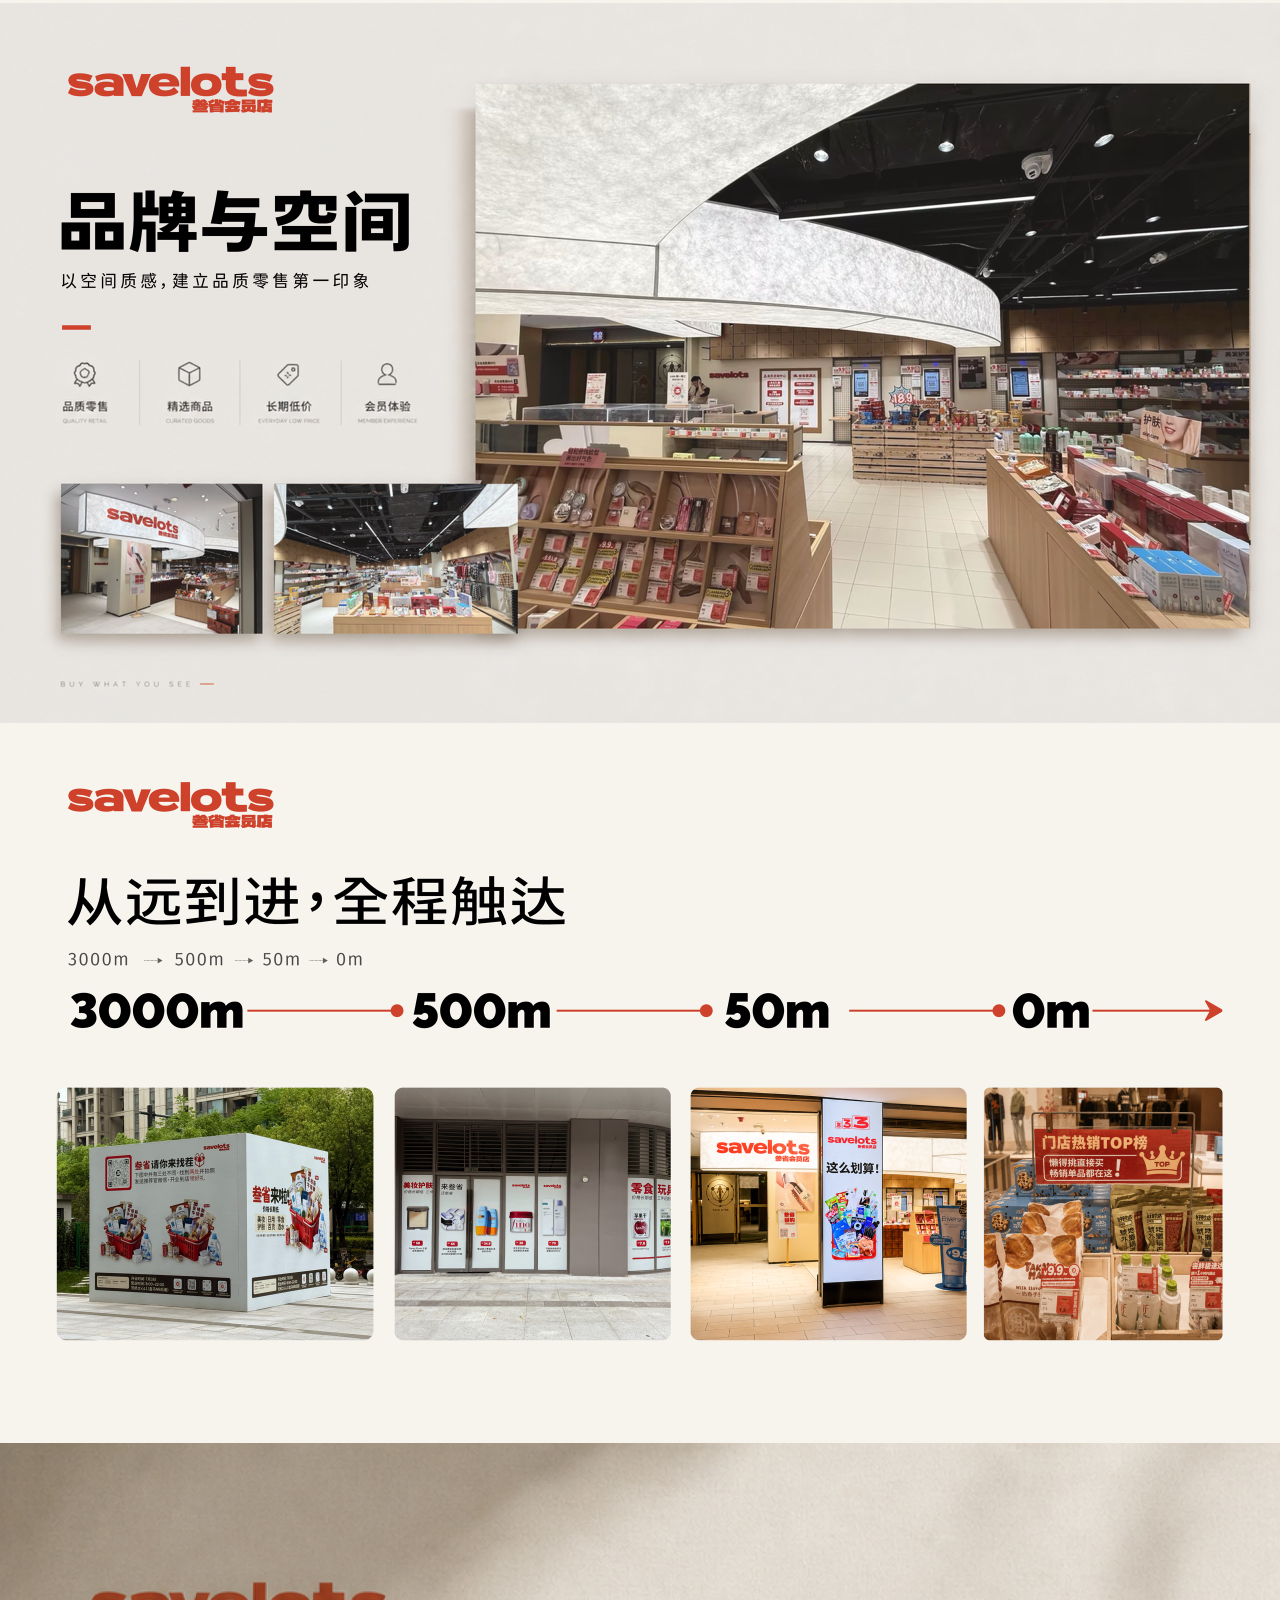
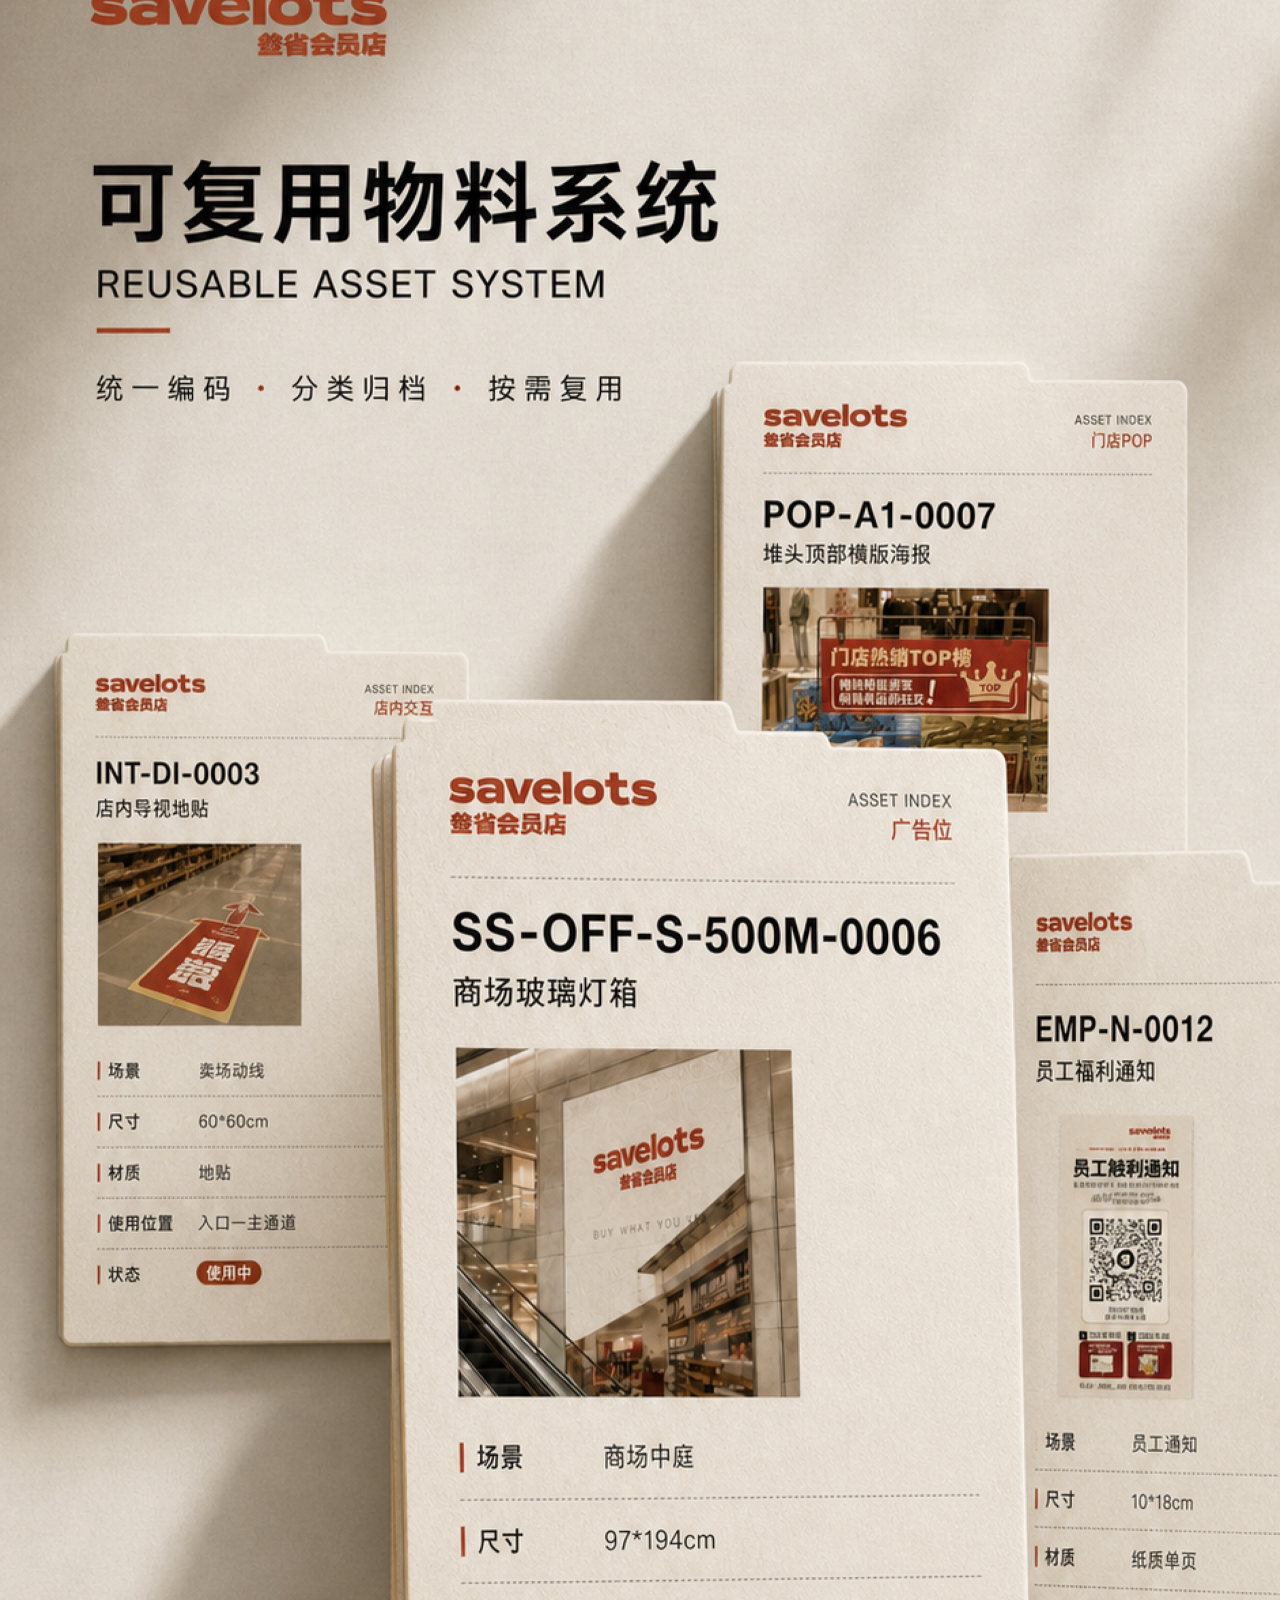
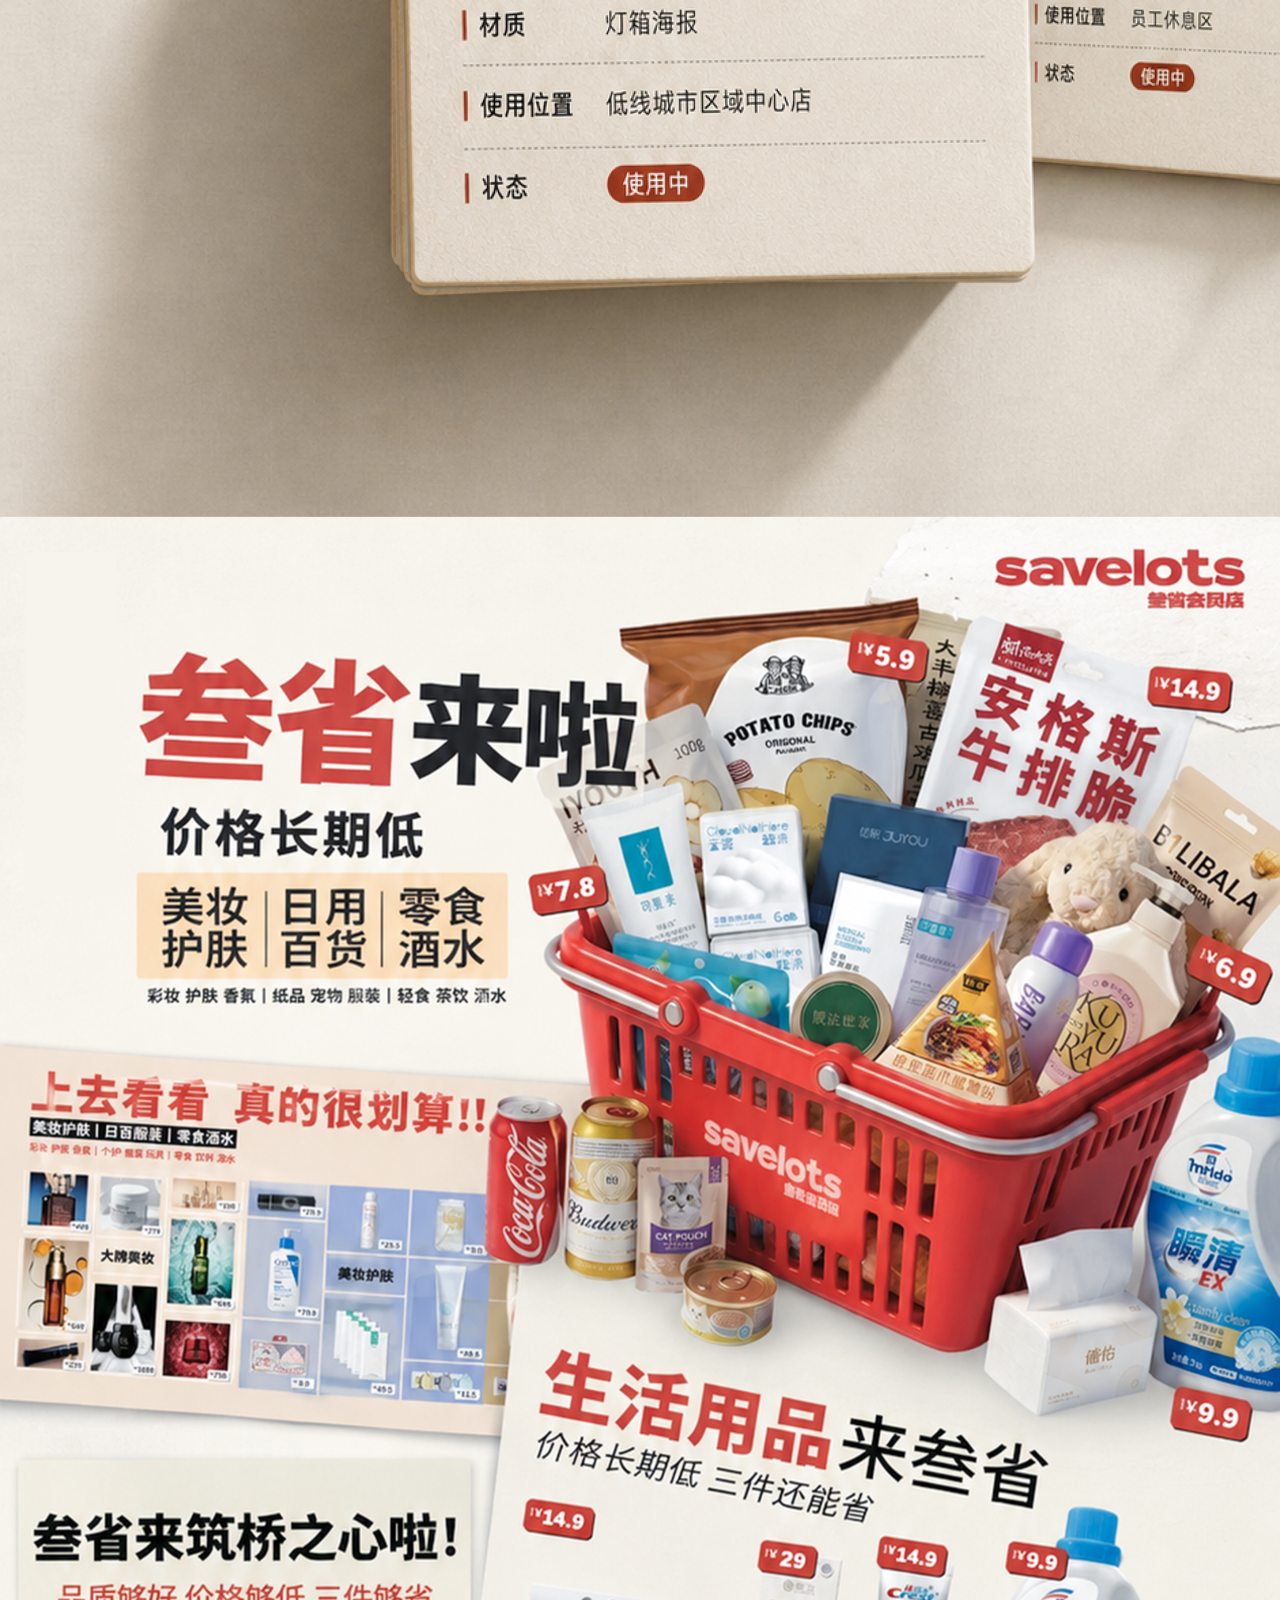
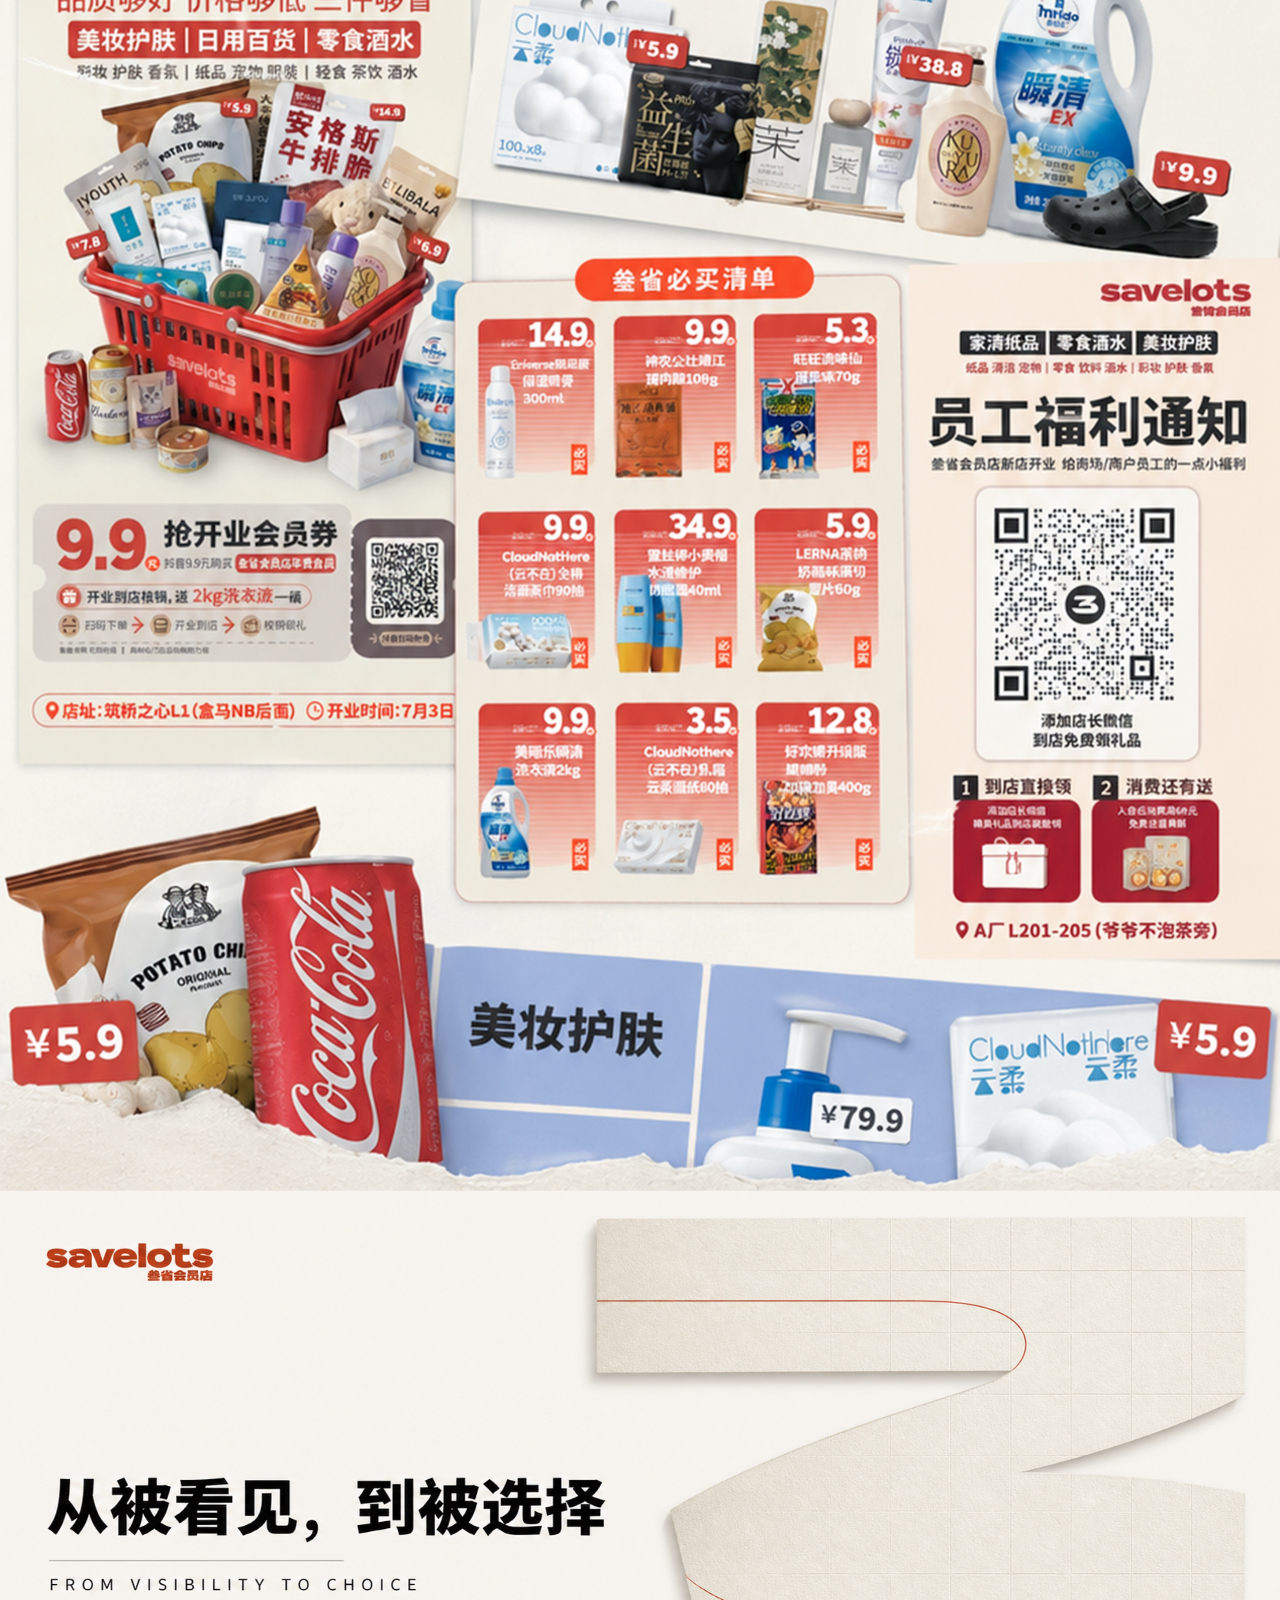
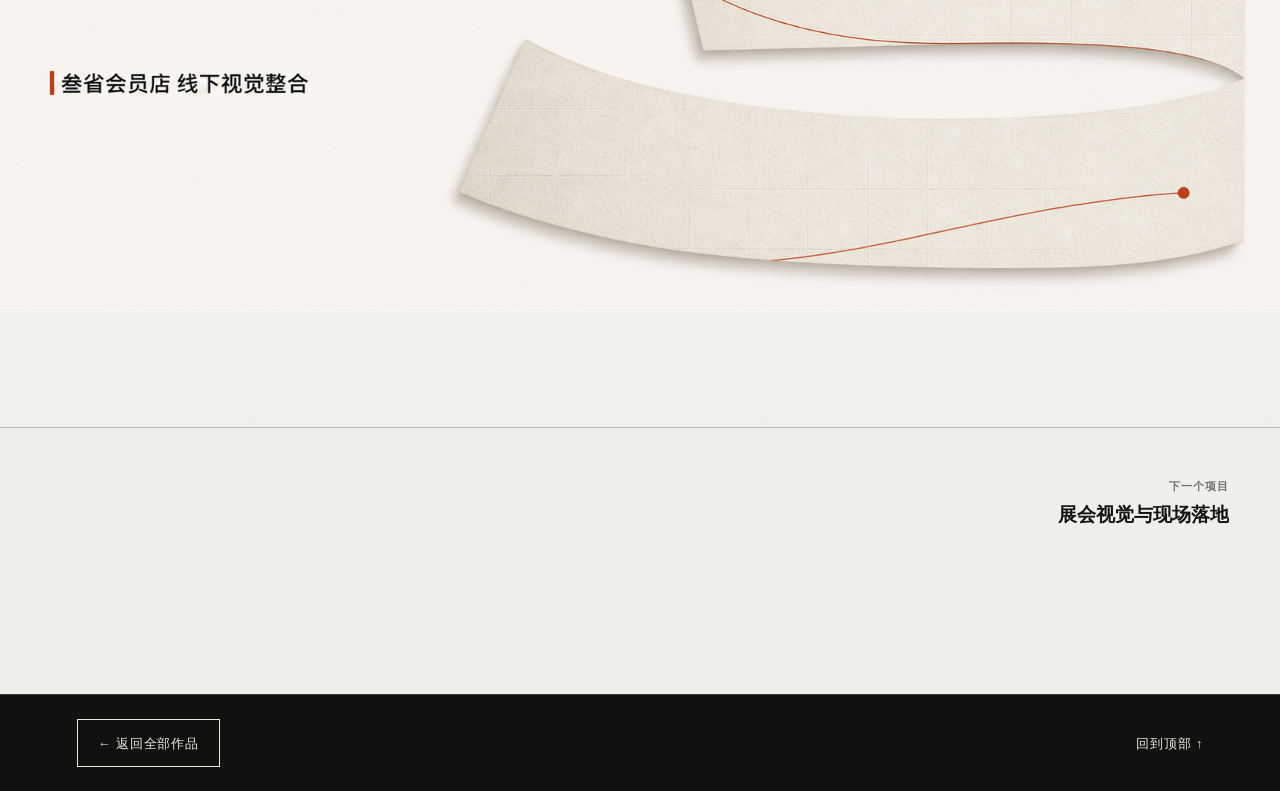
<file: works/sansheng-member-store.html>
<!doctype html>
<html lang="zh-CN">
  <head>
    <meta charset="utf-8">
    <meta name="viewport" content="width=device-width, initial-scale=1">
    <title>叁省会员店线下视觉整合 · 张千作品集</title>
    <meta name="description" content="张千作品网站：叁省会员店线下视觉整合案例，展示线下触点、商场广告位与可复制物料库。">
    <link rel="stylesheet" href="../styles.css">
    <link rel="stylesheet" href="../motion.css">
  <link rel="stylesheet" href="../assets/case-navigation.css">
    <script src="../motion-entry.js"></script>
    <noscript><style>.motion-curtain { display: none !important; }</style></noscript>
  </head>
  <body data-page="detail">
    <div id="work-detail" data-work-slug="sansheng-member-store"></div>
    <script src="../data.js"></script>
    <script src="../script.js"></script>
    <script src="../motion.js"></script>
  </body>
</html>
</file>
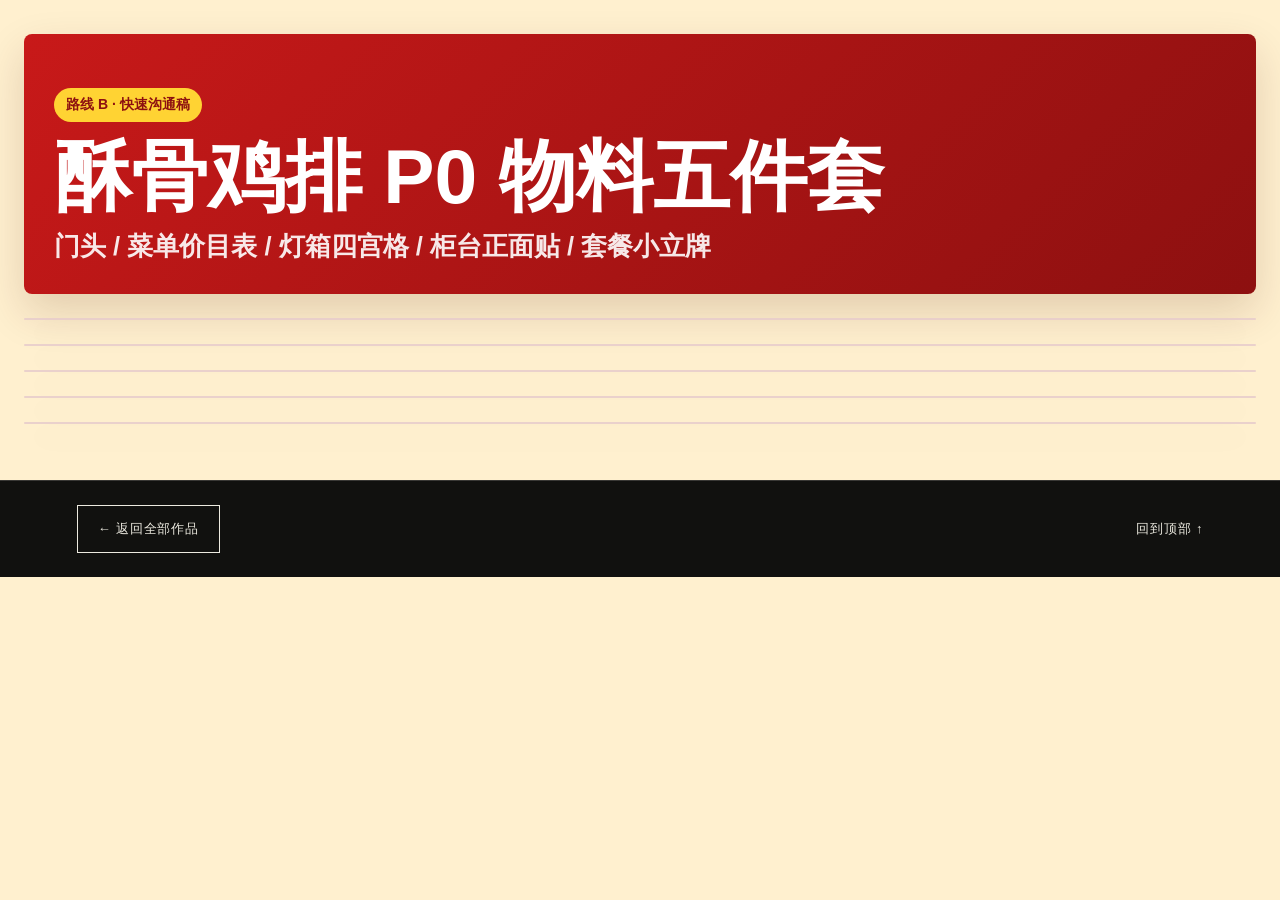
<file: works/sugu-chicken-p0-visual-drafts.html>
<!doctype html>
<html lang="zh-CN">
<head>
  <meta charset="utf-8">
  <meta name="viewport" content="width=device-width, initial-scale=1">
  <title>酥骨鸡排 P0 快速沟通稿</title>
  <style>
    :root {
      --red: #c81919;
      --red-deep: #8d1010;
      --yellow: #ffd333;
      --cream: #fff3d4;
      --paper: #fff9eb;
      --ink: #20140f;
      --muted: #765f4f;
      --line: rgba(141, 16, 16, 0.18);
      --shadow: 0 18px 44px rgba(77, 25, 5, 0.16);
    }

    * { box-sizing: border-box; }

    body {
      margin: 0;
      font-family: -apple-system, BlinkMacSystemFont, "PingFang SC", "Microsoft YaHei", sans-serif;
      color: var(--ink);
      background: #fff0cf;
      letter-spacing: 0;
    }

    .drafts-page {
      max-width: 1440px;
      margin: 0 auto;
      padding: 34px 24px 56px;
    }

    .drafts-header {
      min-height: 260px;
      border-radius: 8px;
      padding: 30px;
      color: white;
      background: linear-gradient(135deg, var(--red), var(--red-deep));
      box-shadow: var(--shadow);
      display: flex;
      flex-direction: column;
      justify-content: flex-end;
    }

    .eyebrow {
      width: fit-content;
      margin: 0 0 18px;
      padding: 8px 12px;
      border-radius: 999px;
      background: var(--yellow);
      color: var(--red-deep);
      font-weight: 900;
      font-size: 14px;
    }

    h1 {
      margin: 0;
      font-size: clamp(42px, 6vw, 86px);
      line-height: 0.95;
      letter-spacing: 0;
    }

    .intro {
      margin: 16px 0 0;
      color: rgba(255, 255, 255, 0.9);
      font-size: clamp(17px, 2vw, 26px);
      font-weight: 800;
    }

    .artboards {
      display: grid;
      gap: 24px;
      margin-top: 24px;
    }

    .board-card {
      border-radius: 8px;
      background: rgba(255, 255, 255, 0.82);
      border: 1px solid var(--line);
      box-shadow: 0 14px 34px rgba(77, 25, 5, 0.1);
      overflow: hidden;
    }

    .board-meta {
      display: flex;
      align-items: end;
      justify-content: space-between;
      gap: 20px;
      padding: 20px 22px;
      border-bottom: 1px solid var(--line);
    }

    .board-meta h2 {
      margin: 0;
      font-size: 26px;
      line-height: 1.15;
    }

    .board-meta p {
      margin: 8px 0 0;
      color: var(--muted);
      line-height: 1.55;
      font-size: 15px;
    }

    .ratio-note {
      flex: 0 0 auto;
      padding: 8px 10px;
      border-radius: 999px;
      background: #fff0c2;
      color: var(--red-deep);
      font-size: 13px;
      font-weight: 900;
    }

    .canvas-wrap {
      padding: 22px;
      overflow-x: auto;
    }

    .artboard {
      position: relative;
      margin: 0 auto;
      background: var(--paper);
      border-radius: 6px;
      overflow: hidden;
      box-shadow: 0 12px 30px rgba(49, 13, 3, 0.16);
    }

    .red-panel {
      background: linear-gradient(135deg, var(--red), var(--red-deep));
      color: white;
    }

    .yellow-text { color: var(--yellow); }

    .pill {
      display: inline-flex;
      align-items: center;
      justify-content: center;
      border-radius: 999px;
      padding: 0.36em 0.72em;
      background: var(--yellow);
      color: var(--red-deep);
      font-weight: 900;
    }

    @media (max-width: 760px) {
      .drafts-page { padding: 18px 12px 32px; }
      .board-meta { display: block; }
      .ratio-note { display: inline-flex; margin-top: 12px; }
    }
  </style>
<link rel="stylesheet" href="../assets/case-navigation.css">
</head>
<body>
  <main class="drafts-page">
    <header class="drafts-header">
      <p class="eyebrow">路线 B · 快速沟通稿</p>
      <h1>酥骨鸡排 P0 物料五件套</h1>
      <p class="intro">门头 / 菜单价目表 / 灯箱四宫格 / 柜台正面贴 / 套餐小立牌</p>
    </header>

    <section class="artboards" aria-label="P0 五件套画板">
      <article class="board-card" id="storefront-sign"></article>
      <article class="board-card" id="menu-board"></article>
      <article class="board-card" id="lightbox-four-grid"></article>
      <article class="board-card" id="counter-front-sticker"></article>
      <article class="board-card" id="combo-table-stand"></article>
    </section>
  </main>
  <footer class="portfolio-case-footer" aria-label="案例页底部导航"><a class="portfolio-back-link" href="../index.html#works">← 返回全部作品</a><a class="portfolio-top-link" href="#">回到顶部 ↑</a></footer>
</body>
</html>
</file>
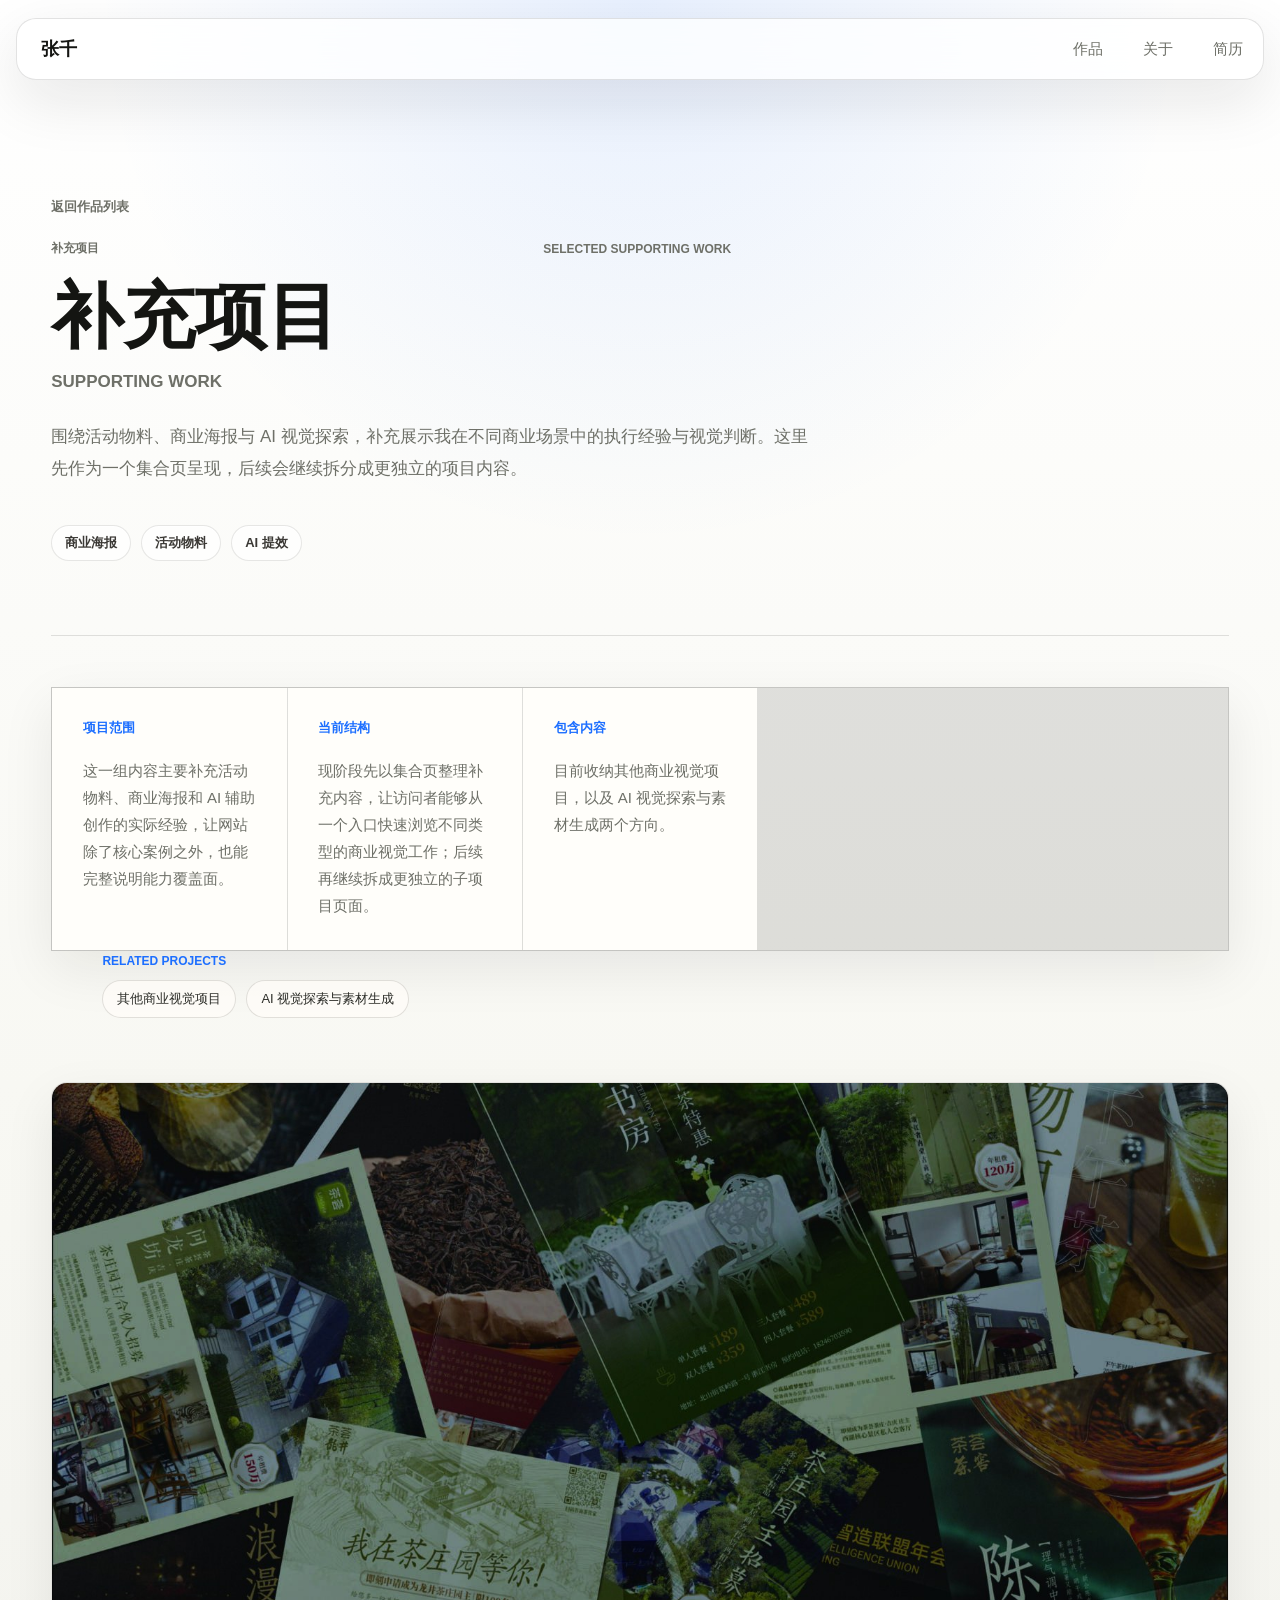
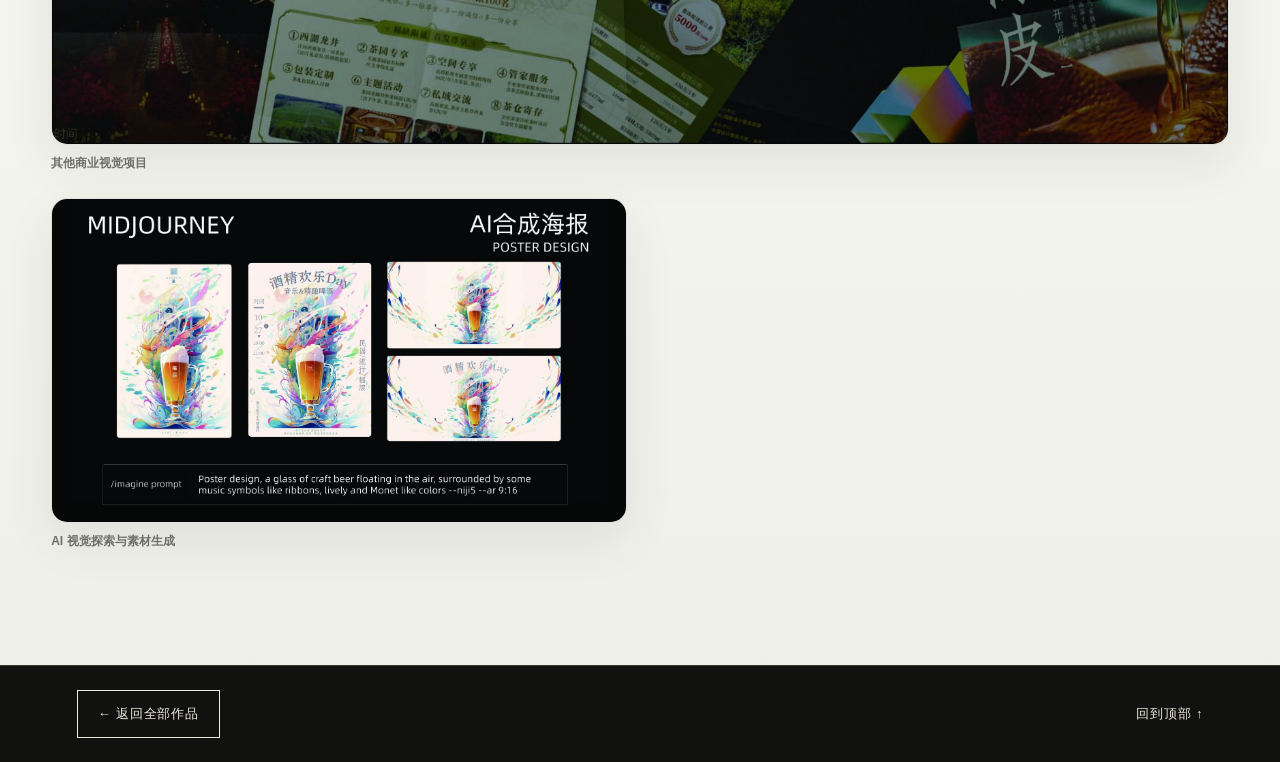
<file: works/supporting-projects.html>
<!doctype html>
<html lang="zh-CN">
  <head>
    <meta charset="utf-8">
    <meta name="viewport" content="width=device-width, initial-scale=1">
    <title>补充项目 · 张千作品集</title>
    <meta name="description" content="张千作品网站：补充项目集合页，展示品牌与电商视觉执行、商业海报与 AI 视觉探索等补充内容。">
    <link rel="stylesheet" href="../styles.css">
    <link rel="stylesheet" href="../motion.css">
  <link rel="stylesheet" href="../assets/case-navigation.css">
    <script src="../motion-entry.js"></script>
    <noscript><style>.motion-curtain { display: none !important; }</style></noscript>
  </head>
  <body data-page="detail">
    <div id="work-detail" data-work-slug="supporting-projects"></div>
    <script src="../data.js"></script>
    <script src="../script.js"></script>
    <script src="../motion.js"></script>
  </body>
</html>
</file>
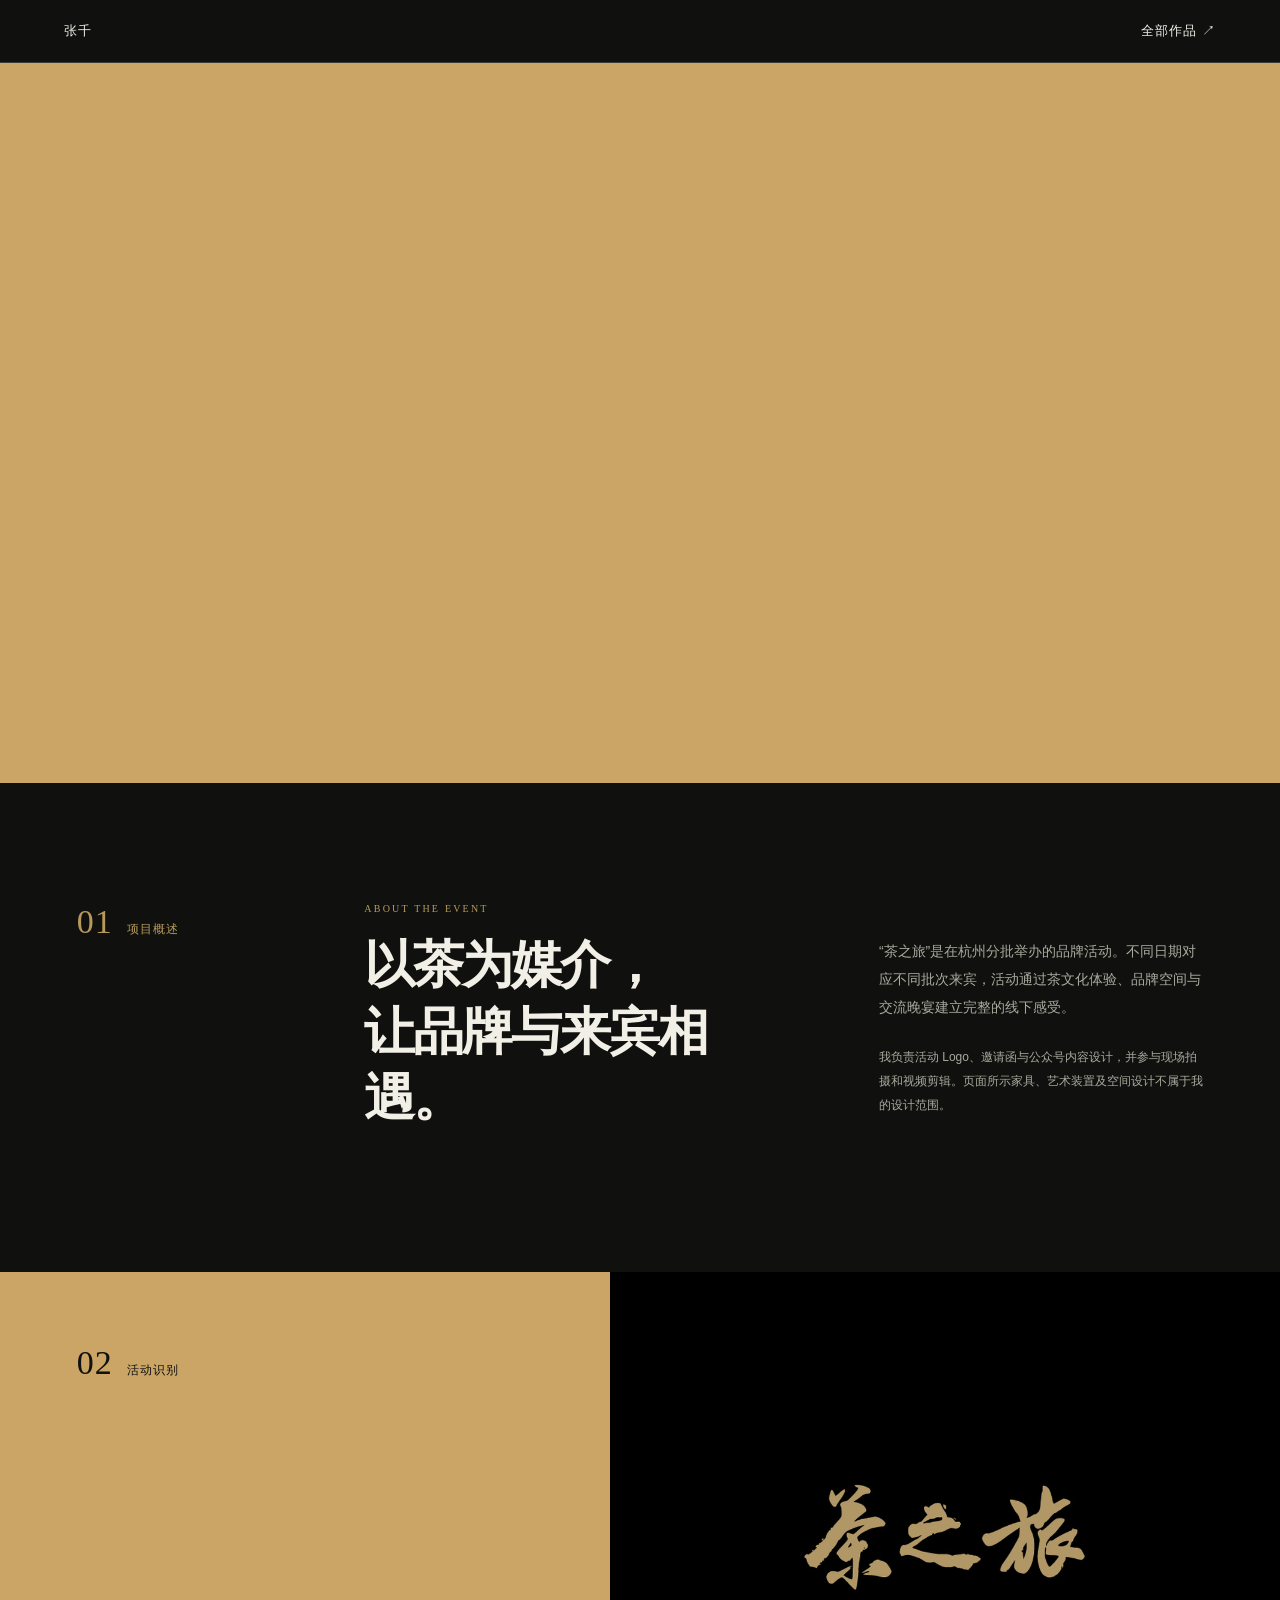
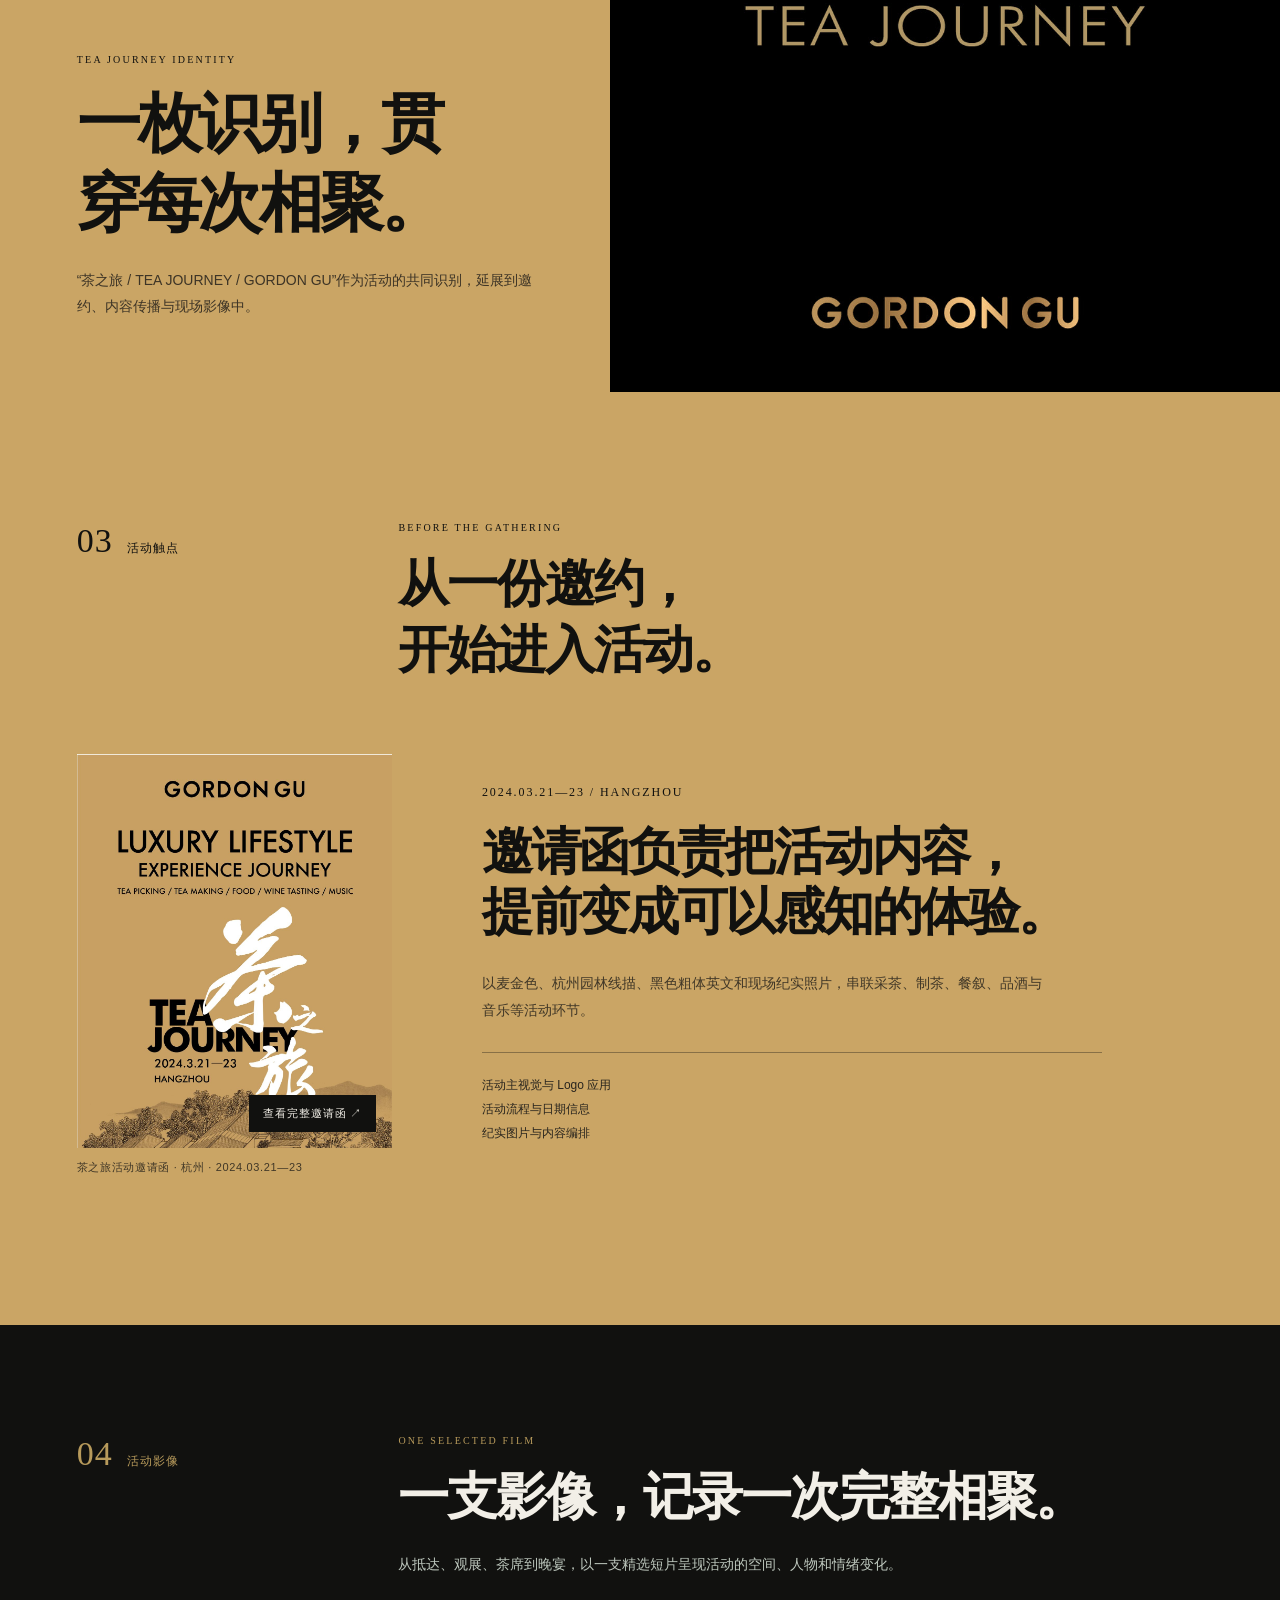
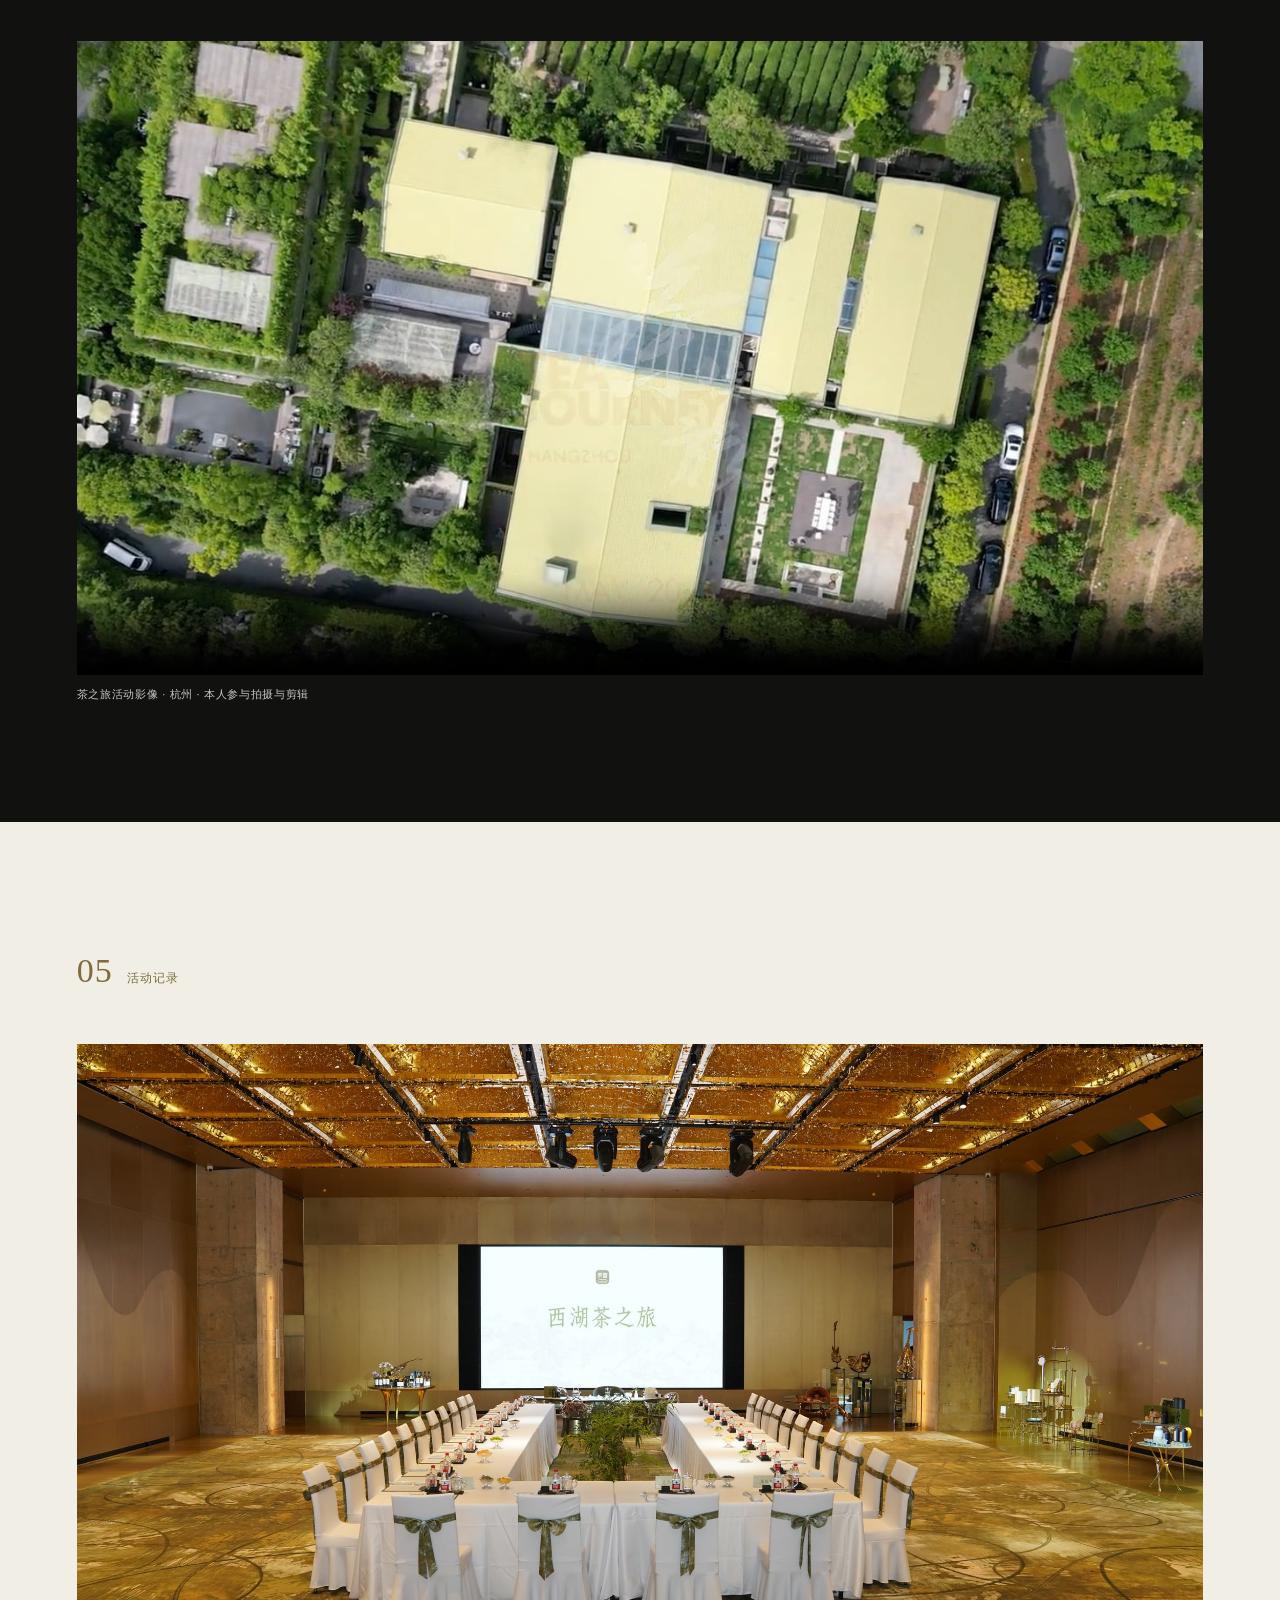
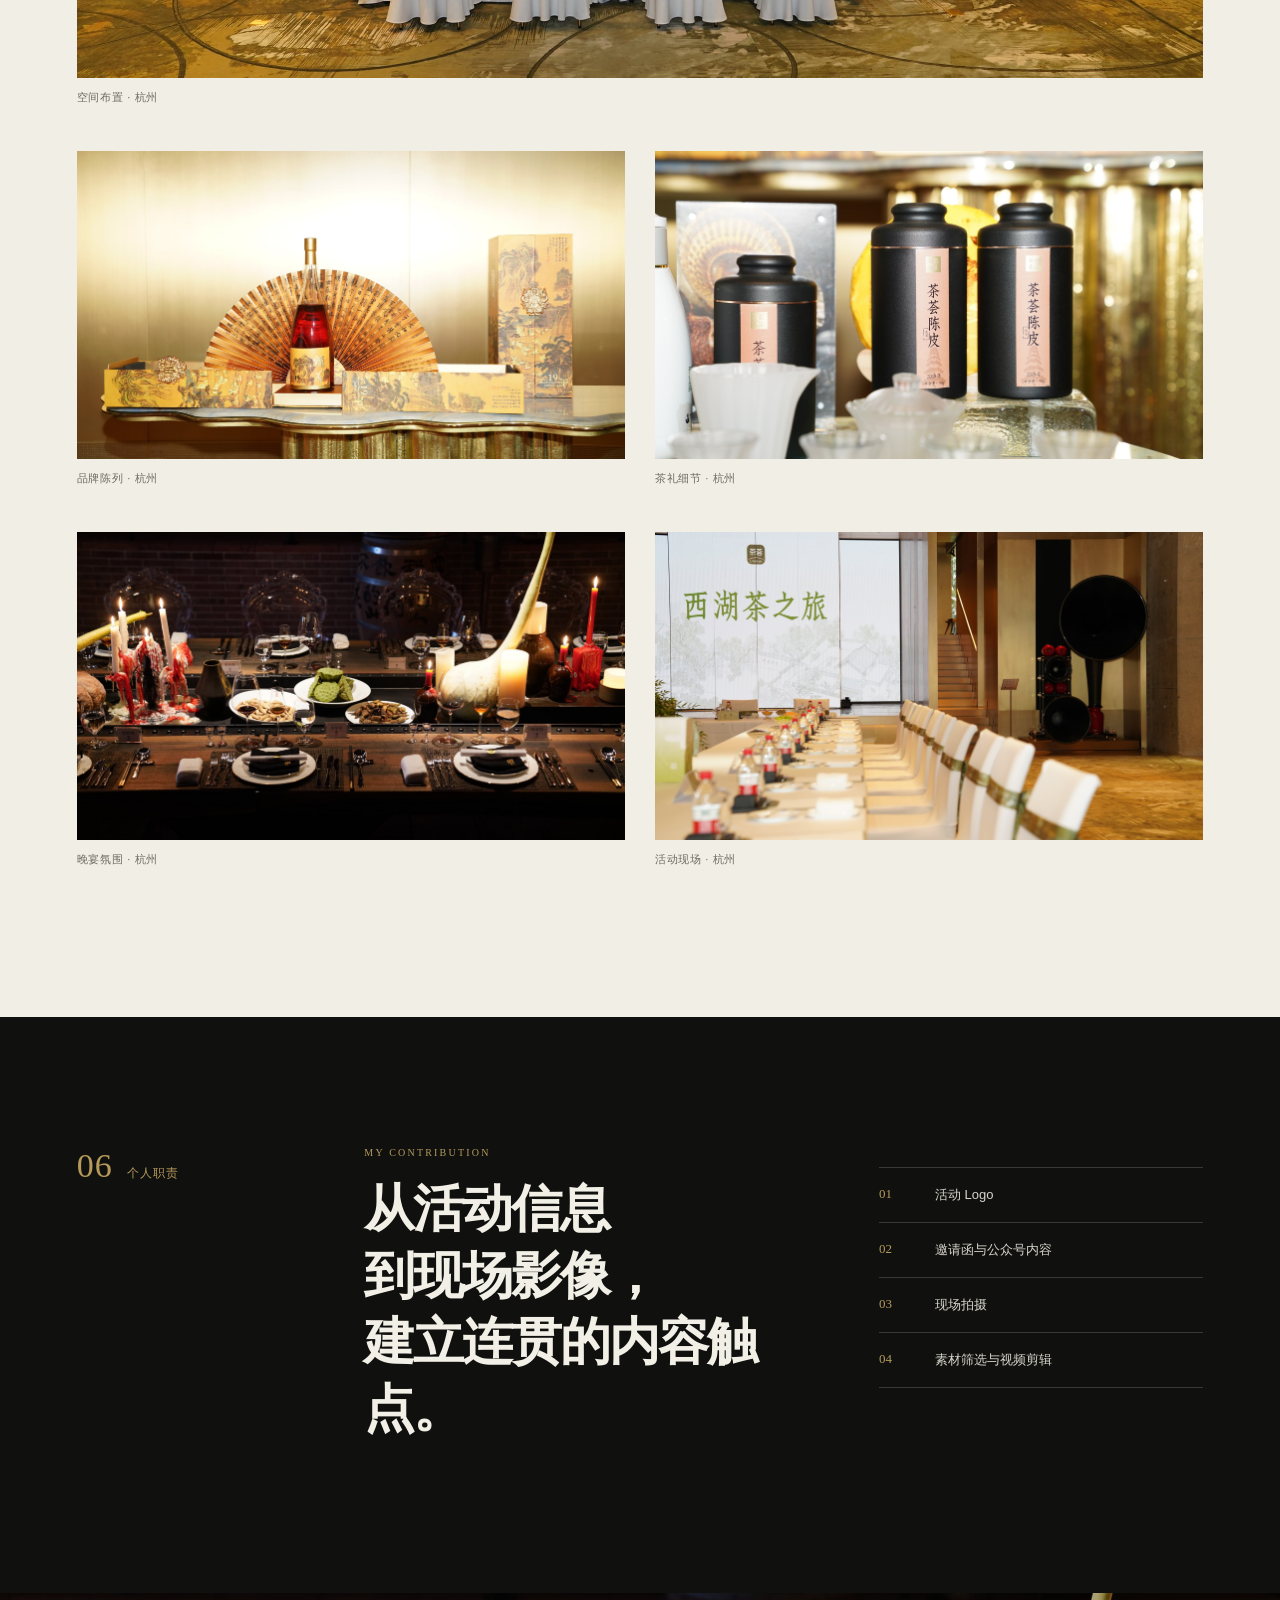
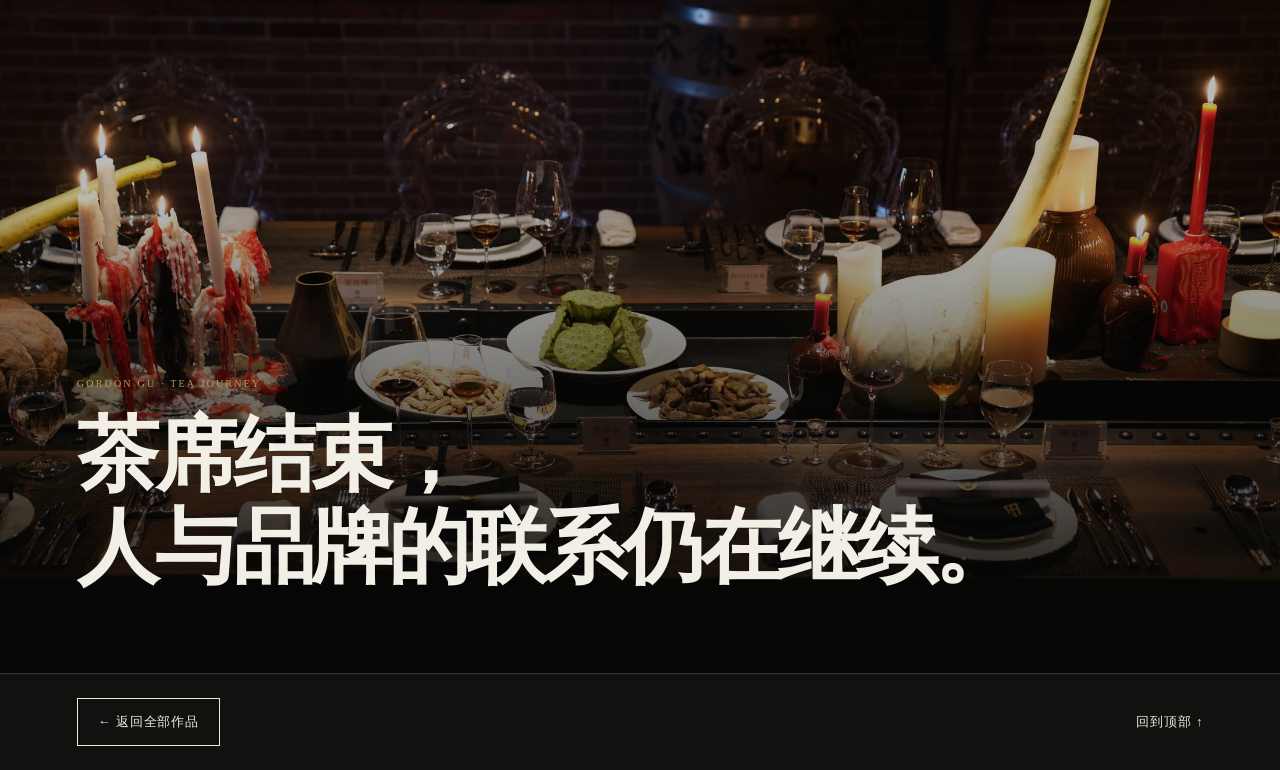
<file: works/tea-journey.html>
<!doctype html>
<html lang="zh-CN">
<head>
  <meta charset="utf-8">
  <meta name="viewport" content="width=device-width, initial-scale=1">
  <title>GORDON GU｜茶之旅品牌活动 · 张千作品集</title>
  <meta name="description" content="GORDON GU 茶之旅品牌活动：活动识别、邀约物料、内容设计、现场拍摄与视频剪辑。">
  <link rel="stylesheet" href="../assets/portfolio/tea-journey/case.css">
  <link rel="stylesheet" href="../motion.css">
  <link rel="stylesheet" href="../assets/case-navigation.css">
  <script src="../motion-entry.js"></script>
  <noscript><style>.motion-curtain{display:none!important}</style></noscript>
</head>
<body data-page="detail">
  <a class="skip" href="#main">跳至案例内容</a>
  <header class="navigation">
    <a href="../index.html">张千</a>
    <a href="../index.html#works">全部作品 ↗</a>
  </header>

  <main id="main">
    <section class="hero" aria-labelledby="title" data-motion-hero>
      <picture>
        <source media="(min-width: 801px)" srcset="../assets/portfolio/tea-journey/hero-desktop-16x9.jpg">
        <img src="../assets/portfolio/tea-journey/hero-invitation.jpg" data-fallback-src="../assets/portfolio/tea-journey/hero-invitation.jpg" alt="茶之旅活动主视觉" width="1600" height="2662" fetchpriority="high" decoding="async" srcset="../assets/portfolio/tea-journey/hero-invitation.mobile.webp 900w, ../assets/portfolio/tea-journey/hero-invitation.jpg 1600w" sizes="(max-width: 720px) 300px, 100vw">
      </picture>
      <h1 id="title" class="sr-only">茶之旅</h1>
    </section>

    <section class="overview inset" aria-labelledby="overview-title">
      <div class="section-mark" data-motion-reveal><span>01</span><p>项目概述</p></div>
      <div class="overview-title" data-motion-reveal>
        <p class="eyebrow">ABOUT THE EVENT</p>
        <h2 id="overview-title">以茶为媒介，<br>让品牌与来宾相遇。</h2>
      </div>
      <div class="overview-copy" data-motion-reveal>
        <p>“茶之旅”是在杭州分批举办的品牌活动。不同日期对应不同批次来宾，活动通过茶文化体验、品牌空间与交流晚宴建立完整的线下感受。</p>
        <p>我负责活动 Logo、邀请函与公众号内容设计，并参与现场拍摄和视频剪辑。页面所示家具、艺术装置及空间设计不属于我的设计范围。</p>
      </div>
    </section>

    <section class="identity" aria-labelledby="identity-title">
      <div class="identity-copy inset" data-motion-reveal>
        <div class="section-mark"><span>02</span><p>活动识别</p></div>
        <div>
          <p class="eyebrow">TEA JOURNEY IDENTITY</p>
          <h2 id="identity-title">一枚识别，贯穿每次相聚。</h2>
          <p>“茶之旅 / TEA JOURNEY / GORDON GU”作为活动的共同识别，延展到邀约、内容传播与现场影像中。</p>
        </div>
      </div>
      <figure class="identity-art" data-motion-reveal>
        <img src="../assets/portfolio/tea-journey/logo.jpg" data-fallback-src="../assets/portfolio/tea-journey/logo.jpg" alt="黑金配色的茶之旅活动 Logo" width="1200" height="1200" loading="lazy" decoding="async" srcset="../assets/portfolio/tea-journey/logo.mobile.webp 900w, ../assets/portfolio/tea-journey/logo.jpg 1200w" sizes="(max-width: 720px) 300px, 100vw">
      </figure>
    </section>

    <section class="touchpoints inset" aria-labelledby="touchpoints-title">
      <div class="section-heading" data-motion-reveal>
        <div class="section-mark"><span>03</span><p>活动触点</p></div>
        <div><p class="eyebrow">BEFORE THE GATHERING</p><h2 id="touchpoints-title">从一份邀约，<br>开始进入活动。</h2></div>
      </div>
      <div class="touchpoint-grid">
        <figure class="invitation" data-motion-reveal>
          <a class="invitation-preview" href="../assets/portfolio/tea-journey/invitation-2024.jpg" target="_blank" rel="noreferrer" aria-label="查看完整茶之旅邀请函">
            <img src="../assets/portfolio/tea-journey/invitation-2024.jpg" data-fallback-src="../assets/portfolio/tea-journey/invitation-2024.jpg" alt="2024 茶之旅杭州活动长图邀请函" width="1200" height="5256" loading="lazy" decoding="async" srcset="../assets/portfolio/tea-journey/invitation-2024.mobile.webp 900w, ../assets/portfolio/tea-journey/invitation-2024.jpg 1200w" sizes="(max-width: 720px) 300px, 100vw">
            <span>查看完整邀请函 ↗</span>
          </a>
          <figcaption>茶之旅活动邀请函 · 杭州 · 2024.03.21—23</figcaption>
        </figure>
        <div class="invitation-copy" data-motion-reveal>
          <p class="invitation-date">2024.03.21—23 / HANGZHOU</p>
          <h3>邀请函负责把活动内容，<br>提前变成可以感知的体验。</h3>
          <p>以麦金色、杭州园林线描、黑色粗体英文和现场纪实照片，串联采茶、制茶、餐叙、品酒与音乐等活动环节。</p>
          <ul>
            <li>活动主视觉与 Logo 应用</li>
            <li>活动流程与日期信息</li>
            <li>纪实图片与内容编排</li>
          </ul>
        </div>
      </div>
    </section>

    <section class="film" aria-labelledby="film-title">
      <div class="film-heading inset" data-motion-reveal>
        <div class="section-mark"><span>04</span><p>活动影像</p></div>
        <div>
          <p class="eyebrow">ONE SELECTED FILM</p>
          <h2 id="film-title">一支影像，记录一次完整相聚。</h2>
          <p>从抵达、观展、茶席到晚宴，以一支精选短片呈现活动的空间、人物和情绪变化。</p>
        </div>
      </div>
      <figure class="film-frame inset" data-motion-reveal>
        <video controls playsinline preload="none" poster="../assets/portfolio/tea-journey/film-poster-3s.jpg" aria-label="茶之旅杭州活动精选影像">
          <source src="../assets/portfolio/tea-journey/tea-journey-film-optimized.mp4" type="video/mp4">
          你的浏览器暂不支持视频播放。
        </video>
        <figcaption>茶之旅活动影像 · 杭州 · 本人参与拍摄与剪辑</figcaption>
      </figure>
    </section>

    <section class="record inset" aria-labelledby="record-title">
      <div class="section-heading record-heading" data-motion-reveal>
        <div class="section-mark"><span>05</span><p id="record-title">活动记录</p></div>
      </div>
      <div class="record-grid">
        <figure class="record-wide" data-motion-reveal><img src="../assets/portfolio/tea-journey/record-venue.jpg" data-fallback-src="../assets/portfolio/tea-journey/record-venue.jpg" alt="茶之旅活动会场全景" loading="lazy" decoding="async" srcset="../assets/portfolio/tea-journey/record-venue.mobile.webp 900w, ../assets/portfolio/tea-journey/record-venue.jpg 2200w" sizes="(max-width: 720px) 300px, 100vw"><figcaption>空间布置 · 杭州</figcaption></figure>
        <figure data-motion-reveal><img src="../assets/portfolio/tea-journey/record-brand-display.jpg" data-fallback-src="../assets/portfolio/tea-journey/record-brand-display.jpg" alt="茶之旅活动品牌酒饮陈列" loading="lazy" decoding="async" srcset="../assets/portfolio/tea-journey/record-brand-display.mobile.webp 900w, ../assets/portfolio/tea-journey/record-brand-display.jpg 2200w" sizes="(max-width: 720px) 300px, 100vw"><figcaption>品牌陈列 · 杭州</figcaption></figure>
        <figure data-motion-reveal><img src="../assets/portfolio/tea-journey/record-tea-gifts.jpg" data-fallback-src="../assets/portfolio/tea-journey/record-tea-gifts.jpg" alt="茶之旅活动茶礼产品陈列" loading="lazy" decoding="async" srcset="../assets/portfolio/tea-journey/record-tea-gifts.mobile.webp 900w, ../assets/portfolio/tea-journey/record-tea-gifts.jpg 2200w" sizes="(max-width: 720px) 300px, 100vw"><figcaption>茶礼细节 · 杭州</figcaption></figure>
        <figure data-motion-reveal><img src="../assets/portfolio/tea-journey/record-dinner.jpg" data-fallback-src="../assets/portfolio/tea-journey/record-dinner.jpg" alt="茶之旅活动晚宴席面" loading="lazy" decoding="async" srcset="../assets/portfolio/tea-journey/record-dinner.mobile.webp 900w, ../assets/portfolio/tea-journey/record-dinner.jpg 2200w" sizes="(max-width: 720px) 300px, 100vw"><figcaption>晚宴氛围 · 杭州</figcaption></figure>
        <figure data-motion-reveal><img src="../assets/portfolio/tea-journey/record-event-stage.jpg" data-fallback-src="../assets/portfolio/tea-journey/record-event-stage.jpg" alt="茶之旅活动现场布置" loading="lazy" decoding="async" srcset="../assets/portfolio/tea-journey/record-event-stage.mobile.webp 900w, ../assets/portfolio/tea-journey/record-event-stage.jpg 2200w" sizes="(max-width: 720px) 300px, 100vw"><figcaption>活动现场 · 杭州</figcaption></figure>
      </div>
    </section>

    <section class="role inset" aria-labelledby="role-title">
      <div class="section-mark" data-motion-reveal><span>06</span><p>个人职责</p></div>
      <div class="role-main" data-motion-reveal>
        <p class="eyebrow">MY CONTRIBUTION</p>
        <h2 id="role-title">从活动信息到现场影像，<br>建立连贯的内容触点。</h2>
      </div>
      <ol class="role-flow" data-motion-reveal>
        <li><span>01</span>活动 Logo</li>
        <li><span>02</span>邀请函与公众号内容</li>
        <li><span>03</span>现场拍摄</li>
        <li><span>04</span>素材筛选与视频剪辑</li>
      </ol>
    </section>

    <section class="ending" aria-label="案例结束">
      <img src="../assets/portfolio/tea-journey/record-dinner.jpg" data-fallback-src="../assets/portfolio/tea-journey/record-dinner.jpg" alt="茶之旅活动晚宴现场" loading="lazy" decoding="async" srcset="../assets/portfolio/tea-journey/record-dinner.mobile.webp 900w, ../assets/portfolio/tea-journey/record-dinner.jpg 2200w" sizes="(max-width: 720px) 300px, 100vw">
      <div class="ending-shade"></div>
      <div class="ending-copy inset" data-motion-reveal>
        <p class="eyebrow">GORDON GU · TEA JOURNEY</p>
        <h2>茶席结束，<br>人与品牌的联系仍在继续。</h2>
      </div>
    </section>
  </main>

  <footer class="portfolio-case-footer" aria-label="案例页底部导航"><a class="portfolio-back-link" href="../index.html#works">← 返回全部作品</a><a class="portfolio-top-link" href="#">回到顶部 ↑</a></footer>
  <script src="../motion.js"></script>
</body>
</html>
</file>
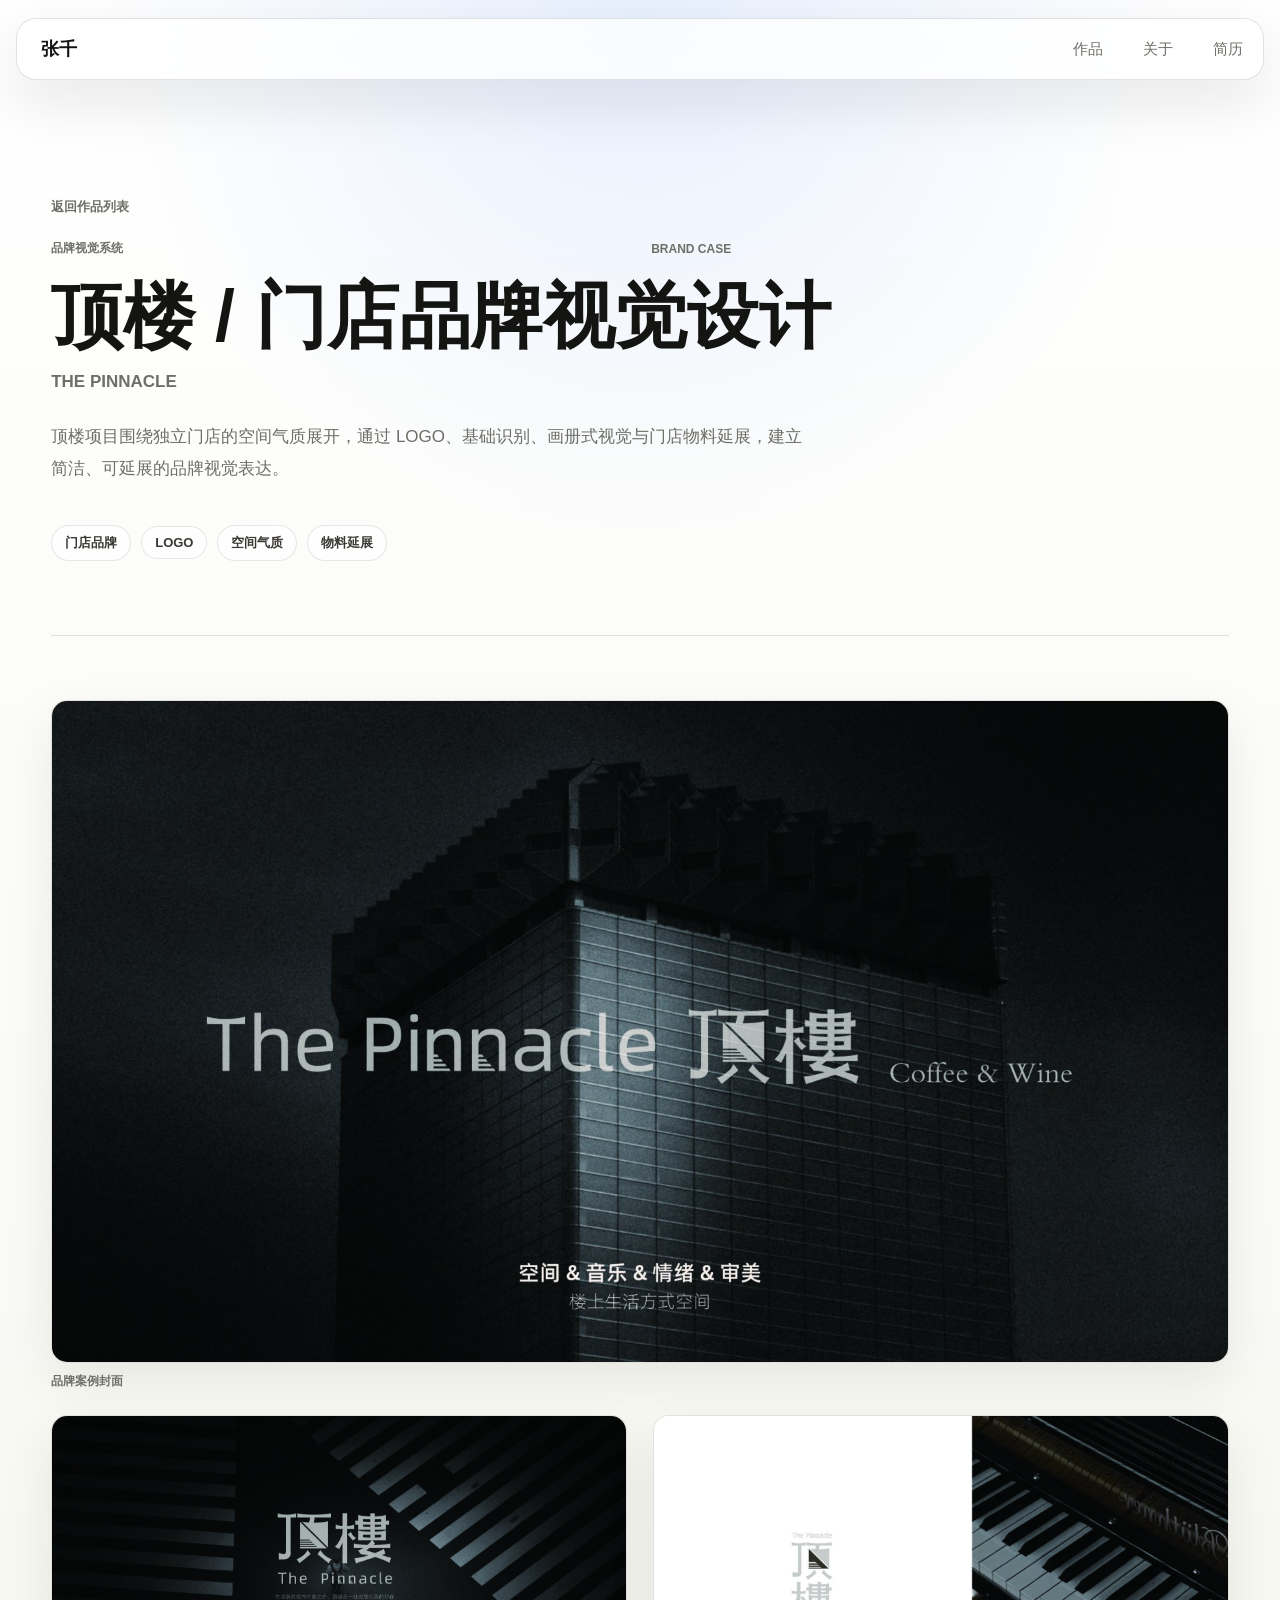
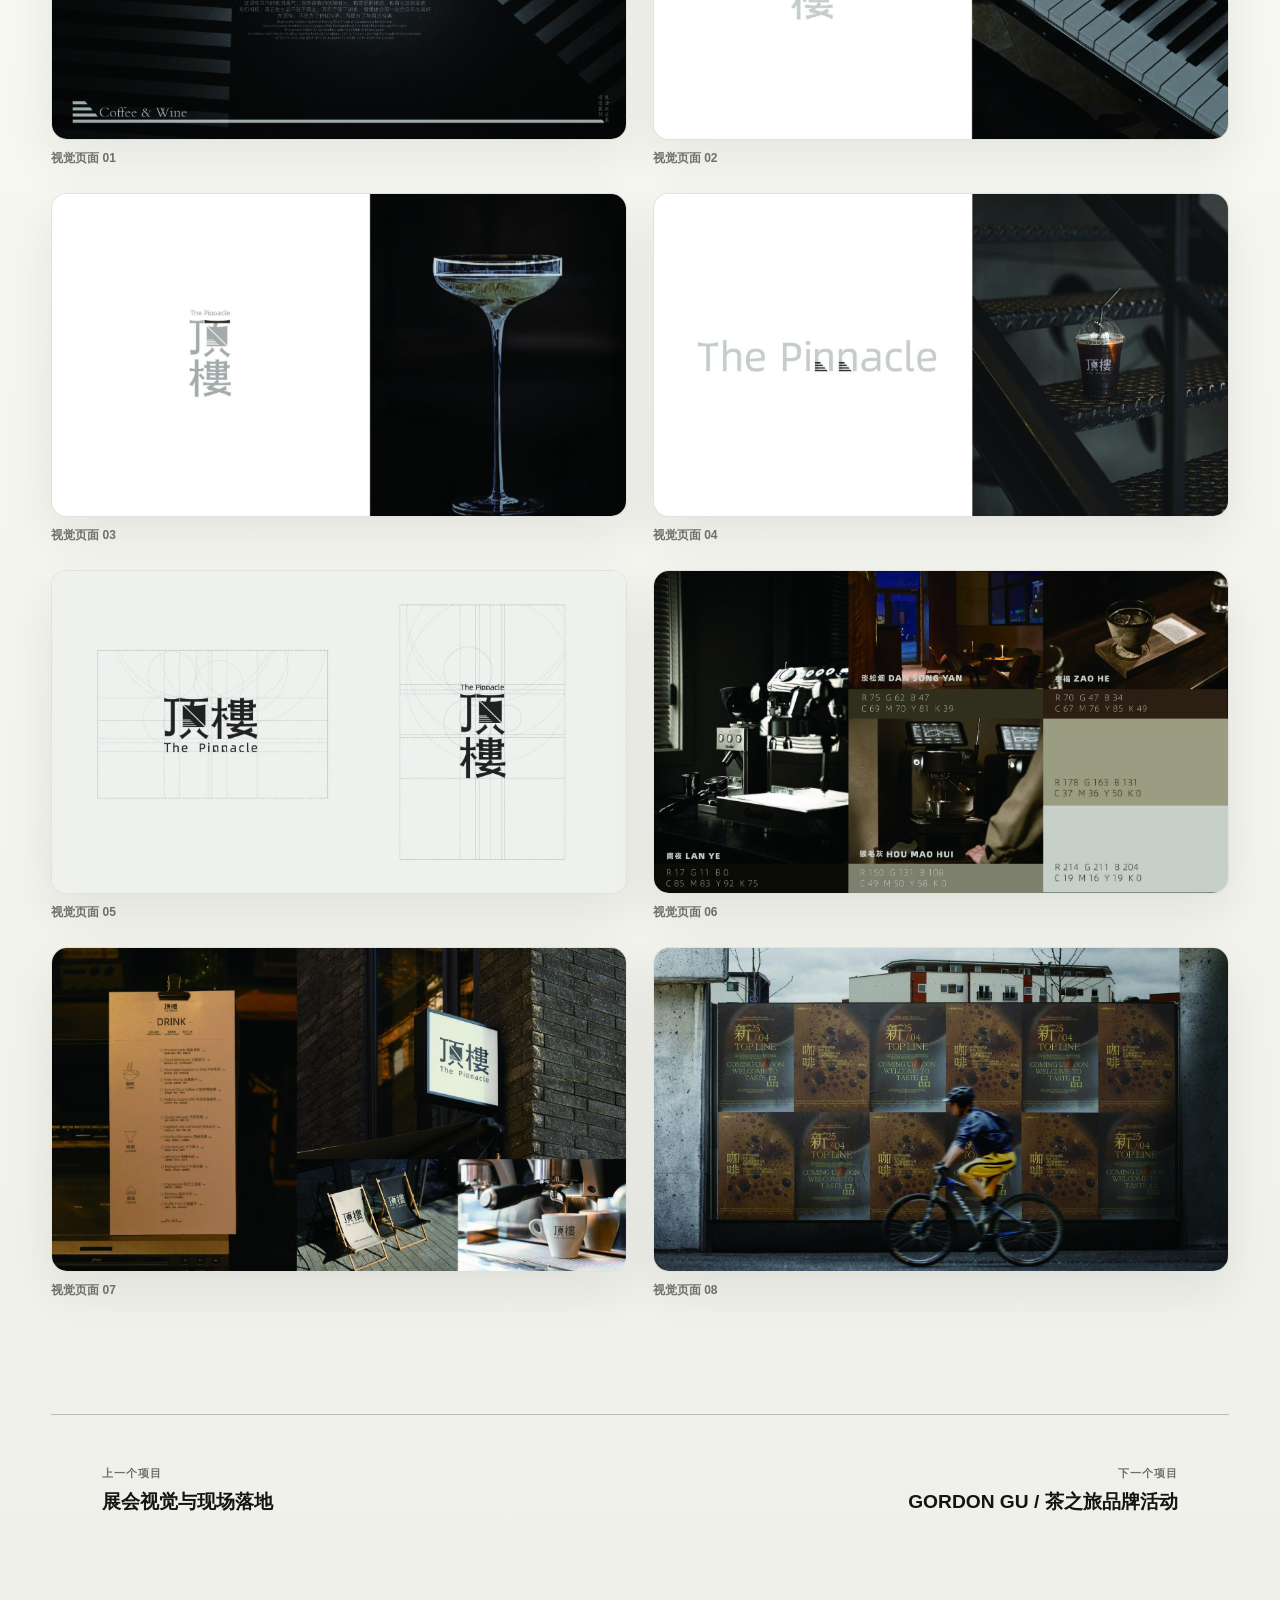
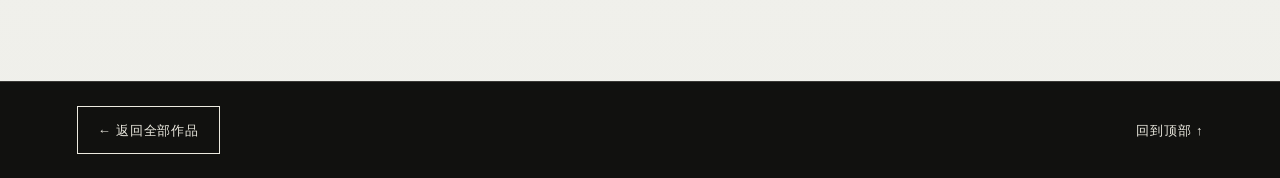
<file: works/the-pinnacle.html>
<!doctype html>
<html lang="zh-CN">
  <head>
    <meta charset="utf-8">
    <meta name="viewport" content="width=device-width, initial-scale=1">
    <title>顶楼 · 张千作品集</title>
    <meta name="description" content="张千作品网站：顶楼品牌视觉案例，展示空间气质、画册式视觉与品牌调性。">
    <link rel="stylesheet" href="../styles.css">
    <link rel="stylesheet" href="../motion.css">
  <link rel="stylesheet" href="../assets/case-navigation.css">
    <script src="../motion-entry.js"></script>
    <noscript><style>.motion-curtain { display: none !important; }</style></noscript>
  </head>
  <body data-page="detail">
    <div id="work-detail" data-work-slug="the-pinnacle"></div>
    <script src="../data.js"></script>
    <script src="../script.js"></script>
    <script src="../motion.js"></script>
  </body>
</html>
</file>
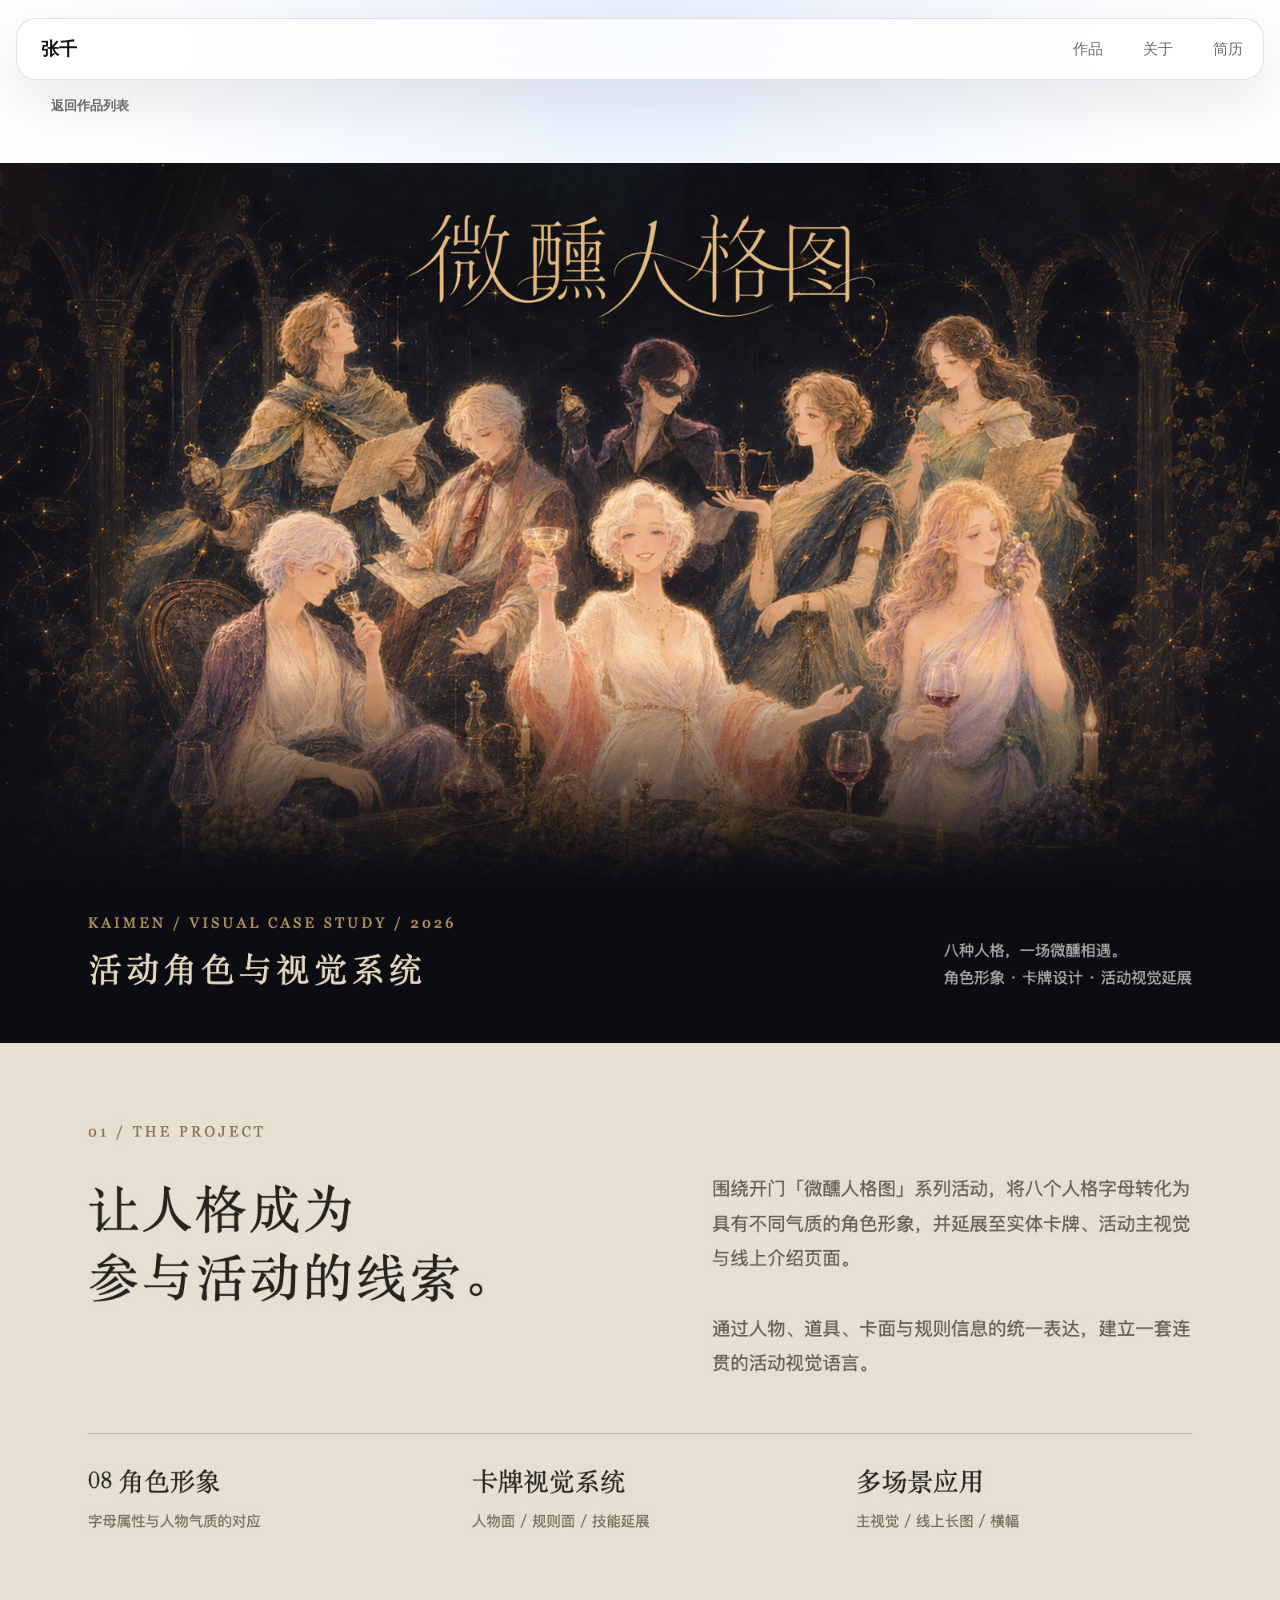
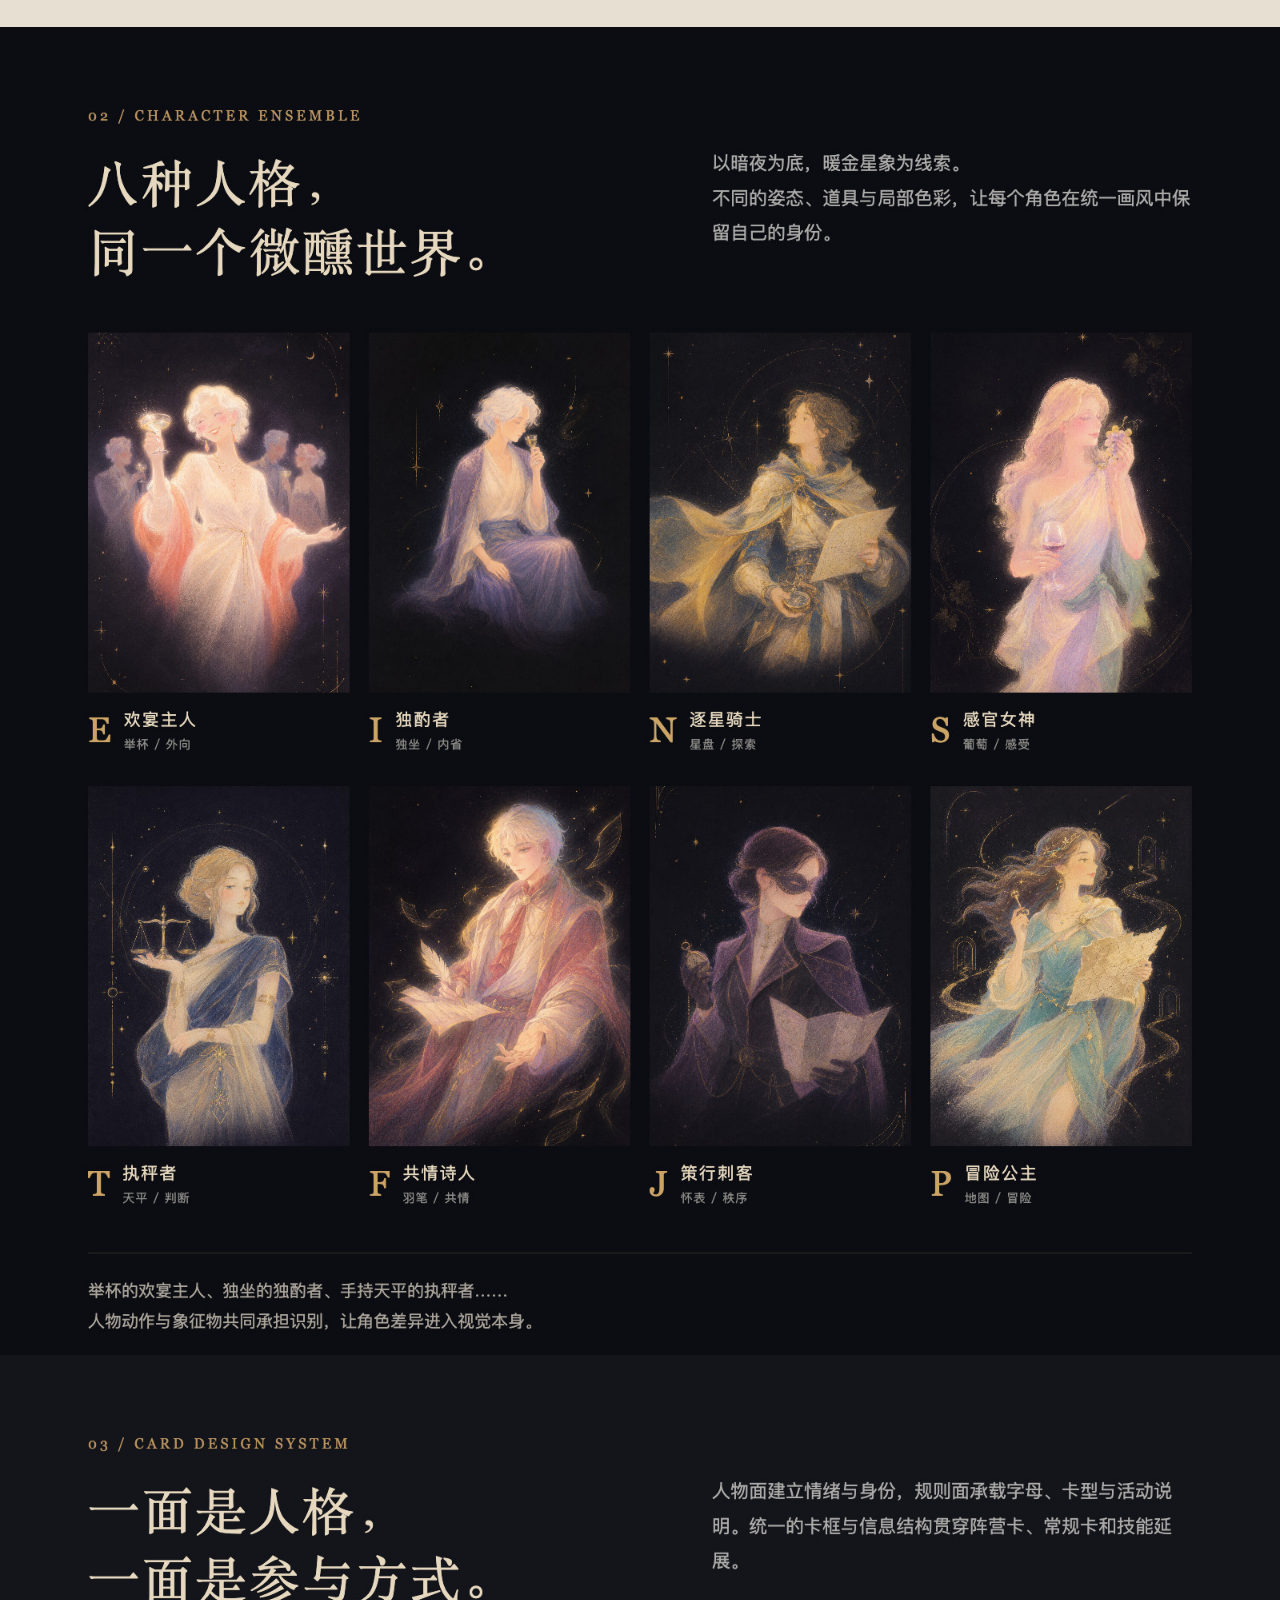
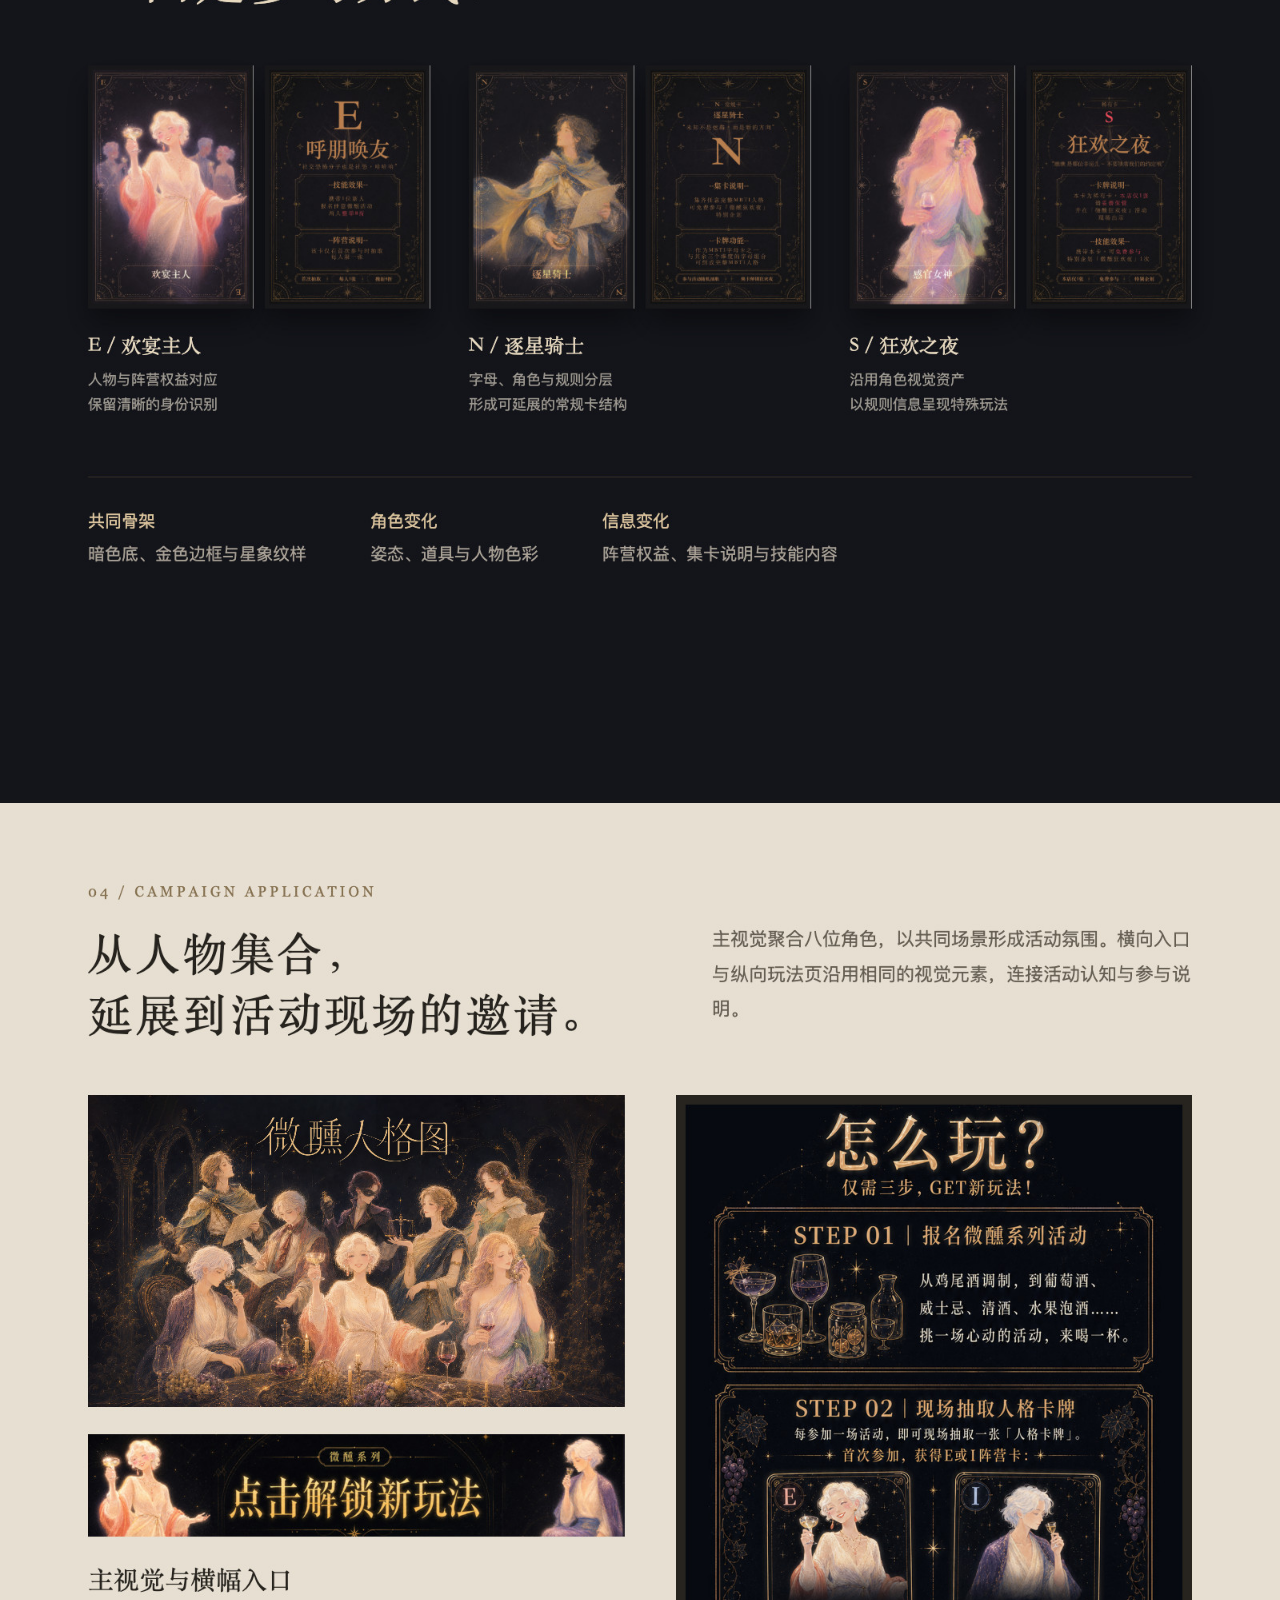
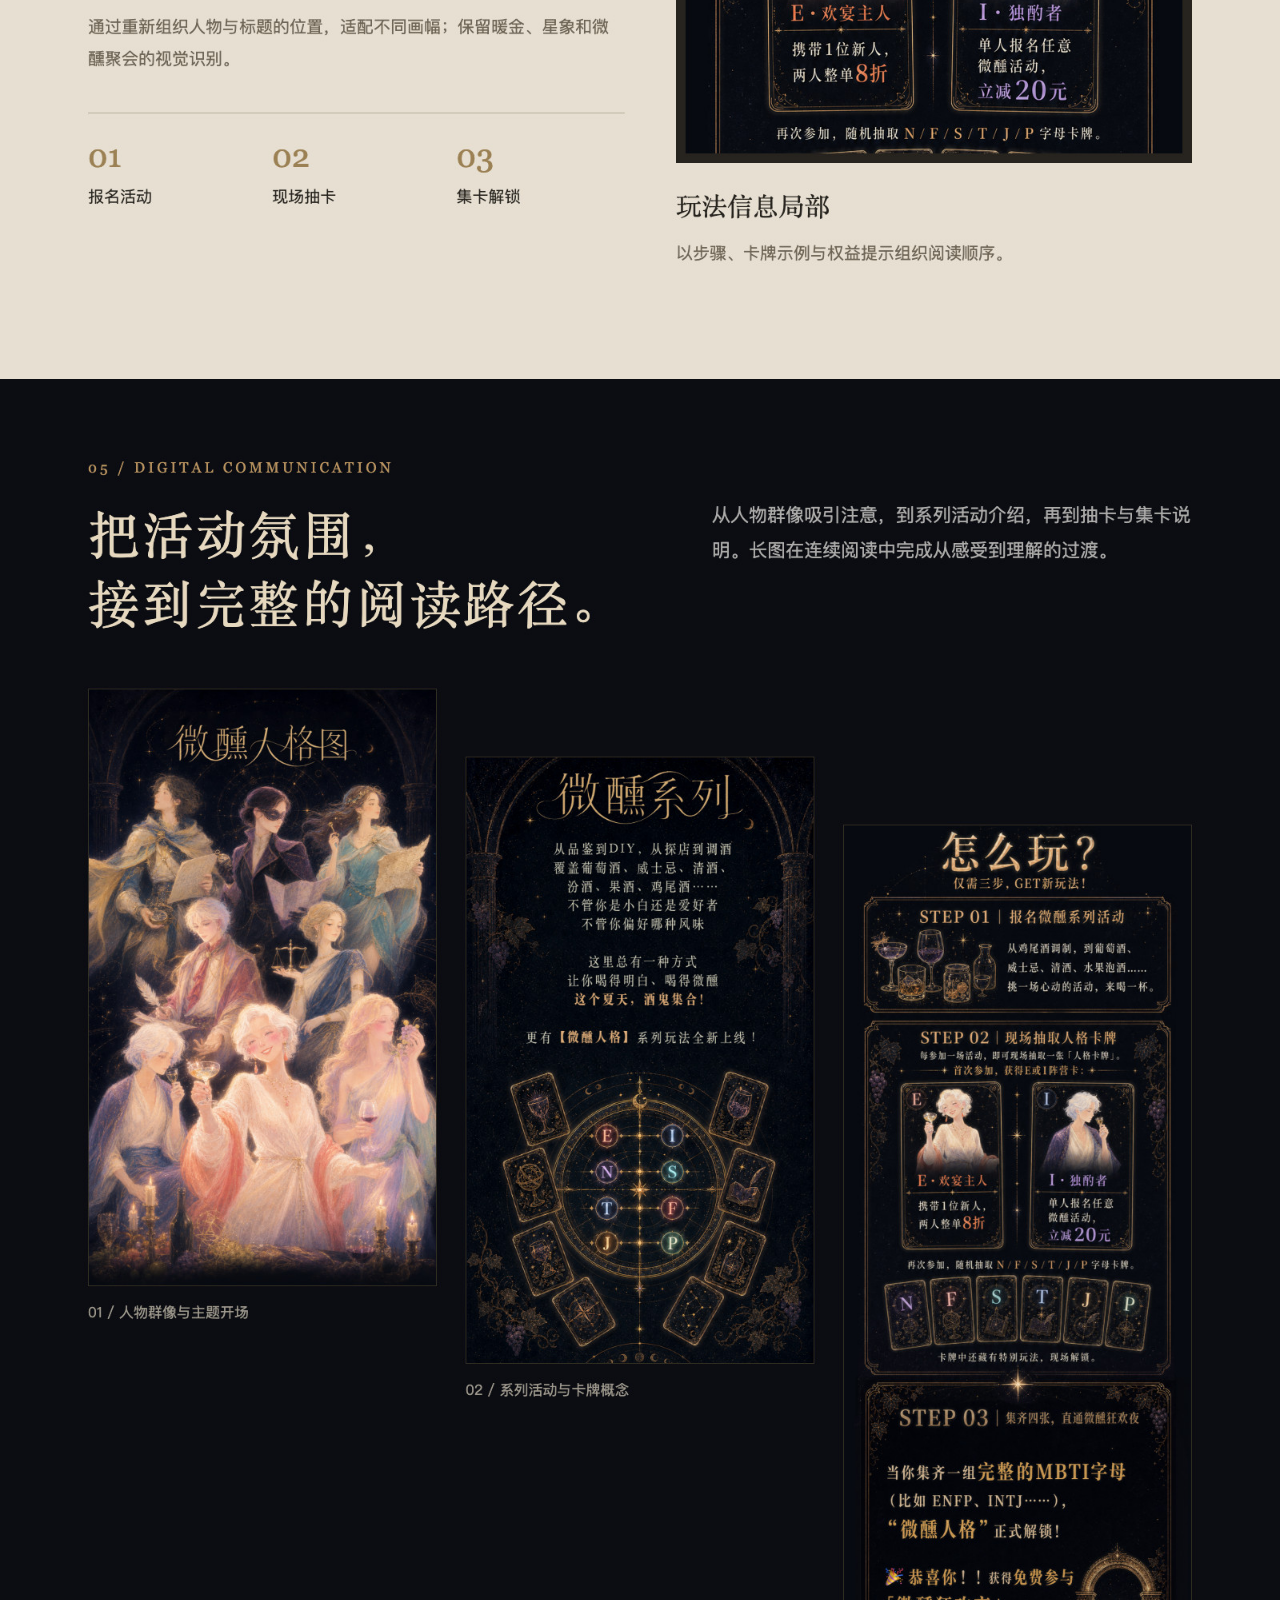
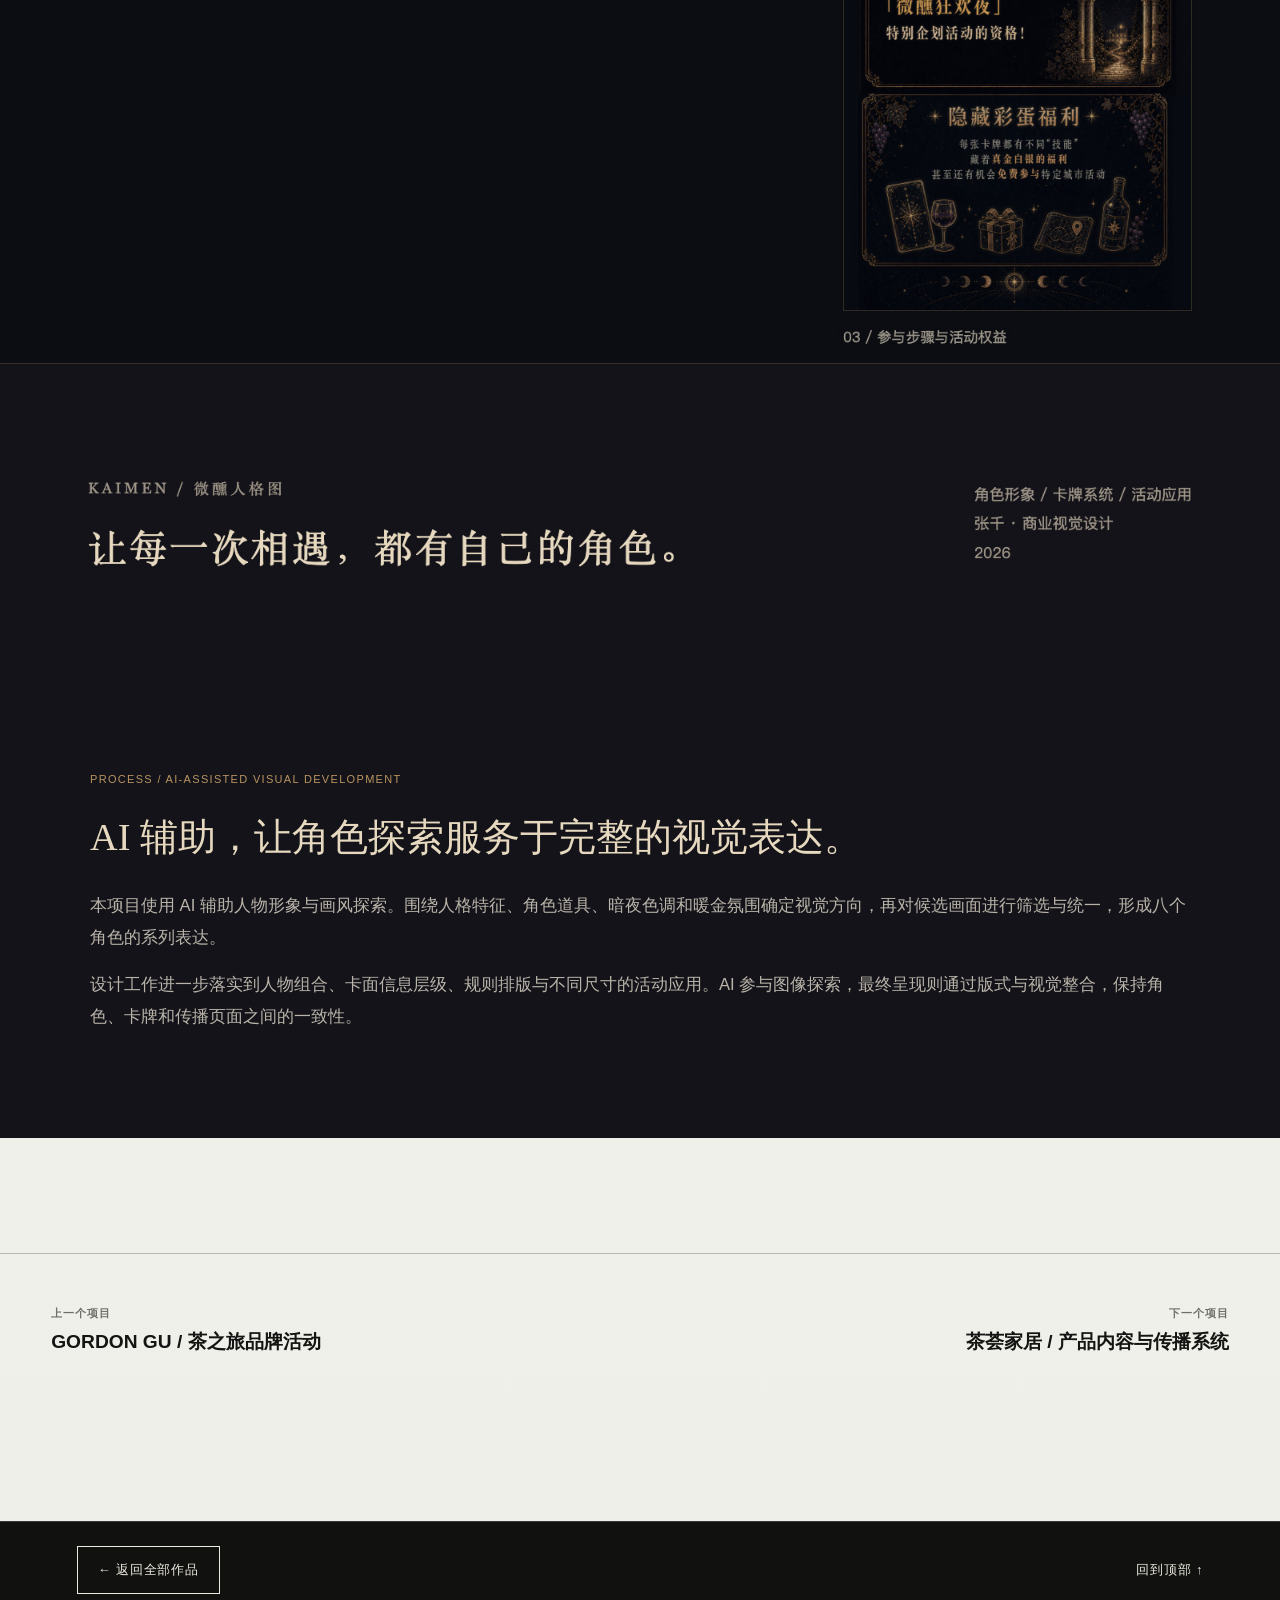
<file: works/weixun-personality.html>
<!doctype html>
<html lang="zh-CN">
  <head>
    <meta charset="utf-8">
    <meta name="viewport" content="width=device-width, initial-scale=1">
    <title>开门 · 微醺人格图 · 张千作品集</title>
    <meta name="description" content="开门微醺人格图活动视觉案例：八角色形象、卡牌系统、主视觉与线上长图，以及 AI 辅助制作说明。">
    <link rel="stylesheet" href="../styles.css">
    <link rel="stylesheet" href="../motion.css">
  <link rel="stylesheet" href="../assets/case-navigation.css">
    <script src="../motion-entry.js"></script>
    <noscript><style>.motion-curtain { display: none !important; }</style></noscript>
  </head>
  <body data-page="detail">
    <div id="work-detail" data-work-slug="weixun-personality"></div>
    <script src="../data.js"></script>
    <script src="../script.js"></script>
    <script src="../motion.js"></script>
  </body>
</html>
</file>
<file: styles.css>
:root {
  color-scheme: light;
  --bg: #f3f4ef;
  --surface: #fffdf8;
  --ink: #11120f;
  --text: #292b26;
  --muted: #686b61;
  --line: #d9d3c6;
  --accent: #bd302b;
  --accent-2: #12606d;
  --accent-3: #5f6f3d;
  --soft: #e9e5da;
  --paper: #f8f6ee;
  --shadow: 0 30px 80px rgba(17, 18, 15, 0.16);
  --shadow-soft: 0 18px 48px rgba(17, 18, 15, 0.1);
  --radius: 6px;
  --max: 1440px;
  --ease-apple: cubic-bezier(0.22, 1, 0.36, 1);
}

@keyframes hero-rise {
  from {
    opacity: 0;
    transform: translateY(26px) scale(0.985);
  }

  to {
    opacity: 1;
    transform: translateY(0) scale(1);
  }
}

* {
  box-sizing: border-box;
}

html {
  scroll-behavior: smooth;
}

body {
  margin: 0;
  background:
    linear-gradient(90deg, rgba(17, 18, 15, 0.035) 1px, transparent 1px) 0 0 / 112px 112px,
    linear-gradient(180deg, rgba(255, 253, 248, 0.82), rgba(243, 244, 239, 0.94) 42%, #eff0ec 100%),
    var(--bg);
  color: var(--text);
  font-family: "PingFang SC", "Microsoft YaHei", "Noto Sans CJK SC", sans-serif;
  letter-spacing: 0;
  text-rendering: optimizeLegibility;
  -webkit-font-smoothing: antialiased;
}

body.has-modal {
  overflow: hidden;
}

img {
  display: block;
  width: 100%;
}

a {
  color: inherit;
  text-decoration: none;
}

button {
  color: inherit;
  font: inherit;
}

::selection {
  background: rgba(189, 48, 43, 0.18);
  color: var(--ink);
}

.site-header {
  position: sticky;
  top: 0;
  z-index: 40;
  display: flex;
  align-items: center;
  justify-content: space-between;
  gap: 24px;
  min-height: 70px;
  padding: 14px clamp(20px, 4vw, 64px);
  background: rgba(243, 244, 239, 0.82);
  border-bottom: 1px solid rgba(17, 18, 15, 0.09);
  backdrop-filter: blur(20px) saturate(1.08);
  box-shadow: 0 12px 34px rgba(17, 18, 15, 0.045);
}

.brand,
.site-nav,
.hero-actions,
.contact-actions,
.detail-meta,
.detail-tags,
.tool-cloud,
.skill-cloud {
  display: flex;
  align-items: center;
}

.brand {
  gap: 12px;
  font-size: 12px;
  font-weight: 800;
  letter-spacing: 0;
  text-transform: uppercase;
}

.brand-mark {
  display: grid;
  place-items: center;
  width: 38px;
  aspect-ratio: 1;
  background: var(--ink);
  color: var(--surface);
  border-radius: var(--radius);
  box-shadow: inset 0 -10px 0 rgba(255, 255, 255, 0.08);
}

.brand-text {
  color: var(--ink);
}

.site-nav {
  gap: clamp(18px, 3vw, 38px);
  color: var(--muted);
  font-size: 14px;
}

.site-nav a {
  position: relative;
  padding: 8px 0;
}

.site-nav a::after {
  content: "";
  position: absolute;
  right: 0;
  bottom: 2px;
  left: 0;
  height: 2px;
  background: var(--accent);
  transform: scaleX(0);
  transform-origin: left;
  transition: transform 220ms var(--ease-apple);
}

.site-nav a:hover,
.site-footer a:hover,
.back-link:hover {
  color: var(--accent);
}

.site-nav a:hover::after {
  transform: scaleX(1);
}

.hero {
  position: relative;
  display: grid;
  grid-template-columns: minmax(310px, 0.78fr) minmax(480px, 1.22fr);
  gap: clamp(34px, 6vw, 88px);
  max-width: var(--max);
  min-height: calc(100svh - 124px);
  margin: 0 auto;
  padding: clamp(38px, 5.6vw, 72px) clamp(20px, 4vw, 64px) clamp(30px, 4vw, 46px);
  border-bottom: 1px solid var(--line);
  overflow: hidden;
}

.hero::before {
  content: "";
  position: absolute;
  inset: clamp(28px, 4vw, 58px) clamp(20px, 4vw, 64px);
  border-left: 1px solid rgba(189, 48, 43, 0.28);
  pointer-events: none;
}

.hero-copy {
  position: relative;
  align-self: center;
  z-index: 1;
}

.eyebrow,
.section-kicker,
.work-card-meta,
.detail-meta,
.detail-tags,
.detail-figure figcaption,
.site-footer {
  color: var(--muted);
  font-size: 12px;
  font-weight: 800;
  letter-spacing: 0;
  text-transform: uppercase;
}

.eyebrow,
.section-kicker {
  position: relative;
  display: inline-flex;
  align-items: center;
  gap: 10px;
}

.eyebrow::before,
.section-kicker::before {
  content: "";
  width: 28px;
  height: 2px;
  background: currentColor;
  opacity: 0.72;
}

.eyebrow,
h1,
h2,
h3,
p {
  margin-top: 0;
}

h1,
h2,
h3 {
  color: var(--ink);
  font-family: "Songti SC", "Noto Serif CJK SC", "Source Han Serif SC", serif;
  letter-spacing: 0;
}

.hero h1 {
  margin-bottom: 10px;
  font-size: clamp(50px, 8.5vw, 122px);
  line-height: 0.9;
  font-weight: 900;
}

.hero-role {
  margin-bottom: 24px;
  color: var(--ink);
  font-size: clamp(18px, 1.9vw, 30px);
  font-weight: 850;
  line-height: 1.35;
}

.hero-intro {
  max-width: 660px;
  padding-left: clamp(18px, 2vw, 28px);
  border-left: 3px solid var(--accent);
  color: #33352e;
  font-size: clamp(17px, 1.55vw, 22px);
  line-height: 1.8;
}

.hero-facts {
  display: flex;
  flex-wrap: wrap;
  gap: 10px;
  margin-top: 24px;
}

.hero-facts span {
  border: 1px solid var(--line);
  border-radius: 999px;
  padding: 8px 13px;
  background: rgba(255, 253, 248, 0.72);
  color: #3b3935;
  font-size: 13px;
  font-weight: 750;
}

.hero-actions,
.contact-actions {
  flex-wrap: wrap;
  gap: 12px;
  margin-top: 34px;
}

.button {
  display: inline-flex;
  align-items: center;
  justify-content: center;
  max-width: 100%;
  min-height: 46px;
  border: 1px solid var(--ink);
  border-radius: 999px;
  padding: 12px 20px;
  font-size: 14px;
  font-weight: 850;
  text-align: center;
  overflow-wrap: anywhere;
  cursor: pointer;
  box-shadow: 0 8px 22px rgba(17, 18, 15, 0);
  transition:
    transform 180ms var(--ease-apple),
    background-color 180ms ease,
    color 180ms ease,
    border-color 180ms ease,
    box-shadow 180ms ease;
}

.button:hover {
  transform: translateY(-2px);
  box-shadow: 0 12px 28px rgba(17, 18, 15, 0.12);
}

.button:focus-visible,
.modal-close:focus-visible,
.detail-figure button:focus-visible {
  outline: 3px solid rgba(18, 96, 109, 0.28);
  outline-offset: 3px;
}

.button-dark {
  background: var(--ink);
  color: var(--surface);
}

.button-light {
  background: transparent;
  color: var(--ink);
}

.button-light:hover {
  border-color: var(--accent);
  color: var(--accent);
}

.button-ghost {
  background: rgba(255, 255, 255, 0.36);
  color: var(--ink);
  border-color: rgba(22, 22, 22, 0.22);
}

.button-ghost:hover {
  border-color: var(--accent-2);
  color: var(--accent-2);
}

.arrow-fill-button {
  --arrow-button-bg: #454543;
  --arrow-button-fill: #e5e5e2;
  --arrow-button-text: #fff;
  --arrow-button-fill-text: #222321;
  --arrow-button-icon-size: 46px;
  --arrow-button-inset: 6px;
  position: relative;
  display: inline-flex;
  align-items: center;
  justify-content: flex-start;
  width: fit-content;
  max-width: 100%;
  min-height: 58px;
  overflow: hidden;
  padding: 0 74px 0 27px;
  border: 1px solid var(--arrow-button-bg);
  border-radius: 999px;
  background: var(--arrow-button-bg);
  color: var(--arrow-button-text);
  font-size: 14px;
  font-weight: 750;
  line-height: 1;
  white-space: nowrap;
  isolation: isolate;
  transition: color 220ms ease 90ms, border-color 220ms ease;
}

.arrow-fill-button::before {
  content: "";
  position: absolute;
  z-index: 0;
  top: var(--arrow-button-inset);
  right: var(--arrow-button-inset);
  bottom: var(--arrow-button-inset);
  width: var(--arrow-button-icon-size);
  border-radius: 999px;
  background: var(--arrow-button-fill);
  transition:
    top 450ms cubic-bezier(.785, .135, .15, .86),
    right 450ms cubic-bezier(.785, .135, .15, .86),
    bottom 450ms cubic-bezier(.785, .135, .15, .86),
    width 450ms cubic-bezier(.785, .135, .15, .86);
}

.arrow-fill-button-label {
  position: relative;
  z-index: 1;
}

.arrow-fill-button-icon {
  position: absolute;
  z-index: 1;
  top: 50%;
  right: var(--arrow-button-inset);
  display: grid;
  width: var(--arrow-button-icon-size);
  height: var(--arrow-button-icon-size);
  place-items: center;
  overflow: hidden;
  color: var(--arrow-button-fill-text);
  transform: translateY(-50%);
}

.arrow-fill-button-arrow {
  position: absolute;
  width: 20px;
  height: 20px;
  fill: none;
  stroke: currentColor;
  stroke-linecap: round;
  stroke-linejoin: round;
  stroke-width: 1.8;
  transition: transform 450ms cubic-bezier(.785, .135, .15, .86), opacity 300ms ease;
}

.arrow-fill-button-arrow-enter {
  opacity: 0;
  transform: translateX(-30px) scale(.4);
}

.arrow-fill-button:is(:hover, :active)::before {
  top: 0;
  right: 0;
  bottom: 0;
  width: 100%;
}

.arrow-fill-button:is(:hover, :active) {
  color: var(--arrow-button-fill-text);
}

.arrow-fill-button:is(:hover, :active) .arrow-fill-button-arrow-enter {
  opacity: 1;
  transform: translateX(0) scale(1);
}

.arrow-fill-button:is(:hover, :active) .arrow-fill-button-arrow-leave {
  opacity: 0;
  transform: translateX(30px) scale(.4);
}

.arrow-fill-button:focus-visible {
  outline: 3px solid rgb(69 69 67 / 28%);
  outline-offset: 4px;
}

.hero-gallery {
  position: relative;
  display: grid;
  grid-template-columns: repeat(6, minmax(0, 1fr));
  grid-template-rows: repeat(8, minmax(48px, 1fr));
  gap: clamp(12px, 1.5vw, 22px);
  min-height: min(590px, calc(100svh - 220px));
  align-self: center;
  z-index: 1;
}

.hero-work {
  position: relative;
  display: block;
  overflow: hidden;
  background: var(--surface);
  border: 1px solid rgba(17, 18, 15, 0.16);
  border-radius: var(--radius);
  box-shadow: var(--shadow);
  opacity: 0;
  transform-origin: 50% 100%;
  animation: hero-rise 820ms var(--ease-apple) forwards;
  transition:
    transform 420ms var(--ease-apple),
    border-color 220ms ease,
    box-shadow 220ms ease;
}

.hero-work::after {
  content: "";
  position: absolute;
  inset: 42% 0 0;
  background: linear-gradient(to bottom, rgba(0, 0, 0, 0), rgba(0, 0, 0, 0.72));
  pointer-events: none;
}

.hero-work img {
  height: 100%;
  object-fit: cover;
  filter: saturate(0.95) contrast(1.02);
  transition: transform 620ms var(--ease-apple), filter 420ms ease;
}

.hero-work:hover {
  border-color: rgba(189, 48, 43, 0.44);
  box-shadow: 0 34px 90px rgba(17, 18, 15, 0.2);
}

.hero-work:hover img {
  filter: saturate(1.04) contrast(1.04);
  transform: scale(1.045);
}

.hero-work span,
.hero-work strong {
  position: absolute;
  z-index: 2;
  left: 18px;
  right: 18px;
  color: var(--surface);
}

.hero-work span {
  bottom: 52px;
  font-size: 12px;
  font-weight: 800;
  opacity: 0.78;
}

.hero-work strong {
  bottom: 20px;
  font-size: clamp(18px, 2vw, 28px);
  line-height: 1.1;
}

.hero-work-1 {
  grid-column: 1 / 5;
  grid-row: 1 / 6;
  animation-delay: 180ms;
}

.hero-work-2 {
  grid-column: 5 / 7;
  grid-row: 2 / 8;
  animation-delay: 300ms;
}

.hero-work-3 {
  grid-column: 2 / 5;
  grid-row: 6 / 9;
  animation-delay: 420ms;
}

.hero-copy > * {
  opacity: 0;
  animation: hero-rise 820ms var(--ease-apple) forwards;
}

.hero-copy > :nth-child(1) {
  animation-delay: 80ms;
}

.hero-copy > :nth-child(2) {
  animation-delay: 160ms;
}

.hero-copy > :nth-child(3) {
  animation-delay: 240ms;
}

.hero-copy > :nth-child(4) {
  animation-delay: 320ms;
}

.section {
  max-width: var(--max);
  margin: 0 auto;
  padding: clamp(76px, 10vw, 144px) clamp(20px, 4vw, 64px);
  border-bottom: 1px solid var(--line);
}

.section-kicker {
  margin-bottom: 24px;
}

.split-heading {
  display: grid;
  grid-template-columns: minmax(0, 0.72fr) minmax(320px, 0.82fr);
  gap: clamp(28px, 6vw, 96px);
  align-items: end;
  margin-bottom: clamp(34px, 5vw, 64px);
}

.split-heading h2,
.resume-intro-panel h2,
.contact-section h2,
.detail-hero h1 {
  margin-bottom: 0;
  font-size: clamp(36px, 5.6vw, 78px);
  line-height: 0.98;
  font-weight: 900;
}

.split-heading p,
.resume-intro-panel p,
.contact-section h2 + p,
.detail-hero p {
  color: var(--muted);
  font-size: 17px;
  line-height: 1.85;
}

.skill-cloud,
.detail-tags,
.tool-cloud {
  flex-wrap: wrap;
  gap: 10px;
}

.skill-cloud {
  margin-bottom: 44px;
}

.skill-cloud span,
.detail-tags span,
.tool-cloud span {
  border: 1px solid var(--line);
  border-radius: 999px;
  padding: 8px 13px;
  background: rgba(255, 253, 248, 0.72);
  color: #3b3935;
  font-size: 13px;
  font-weight: 750;
}

.reveal,
.reveal-block {
  opacity: 0;
  transform: translateY(28px) scale(0.992);
  transition:
    opacity 680ms var(--ease-apple),
    transform 680ms var(--ease-apple);
}

.reveal.is-visible,
.reveal-block.is-visible {
  opacity: 1;
  transform: none;
}

.capability-list {
  display: grid;
  grid-template-columns: repeat(3, minmax(0, 1fr));
  gap: 1px;
  margin: 0;
  padding: 1px;
  background: var(--line);
  list-style: none;
}

.capability-list li,
.resume-panel {
  background: var(--surface);
}

.capability-list li {
  min-height: 220px;
  padding: clamp(24px, 3vw, 38px);
  transition: background-color 220ms ease, transform 220ms var(--ease-apple);
}

.capability-list li:hover {
  background: #fbf8ed;
  transform: translateY(-2px);
}

.capability-list strong,
.resume-panel h3 {
  display: block;
  margin-bottom: 18px;
  color: var(--ink);
  font-size: 13px;
  font-weight: 900;
  text-transform: uppercase;
}

.capability-list span {
  color: var(--muted);
  line-height: 1.75;
}

.works-section {
  max-width: none;
  background:
    linear-gradient(180deg, rgba(17, 18, 15, 0.96), rgba(17, 18, 15, 0.985)),
    var(--ink);
  color: rgba(255, 253, 248, 0.82);
}

.works-section .section-kicker,
.works-section .split-heading,
.works-grid,
.capability-grid {
  max-width: var(--max);
  margin-right: auto;
  margin-left: auto;
}

.works-section .section-kicker,
.works-section .split-heading p {
  color: rgba(255, 253, 248, 0.68);
}

.works-section .split-heading h2 {
  color: var(--surface);
}

.works-grid {
  display: grid;
  grid-template-columns: repeat(12, minmax(0, 1fr));
  gap: clamp(16px, 2vw, 28px);
}

.work-card {
  grid-column: span 4;
  min-width: 0;
  padding: 12px;
  background: var(--surface);
  border: 1px solid rgba(255, 253, 248, 0.18);
  border-radius: var(--radius);
  box-shadow: 0 22px 70px rgba(0, 0, 0, 0.18);
  transition:
    opacity 680ms var(--ease-apple),
    transform 260ms var(--ease-apple),
    box-shadow 260ms ease,
    border-color 260ms ease;
}

.work-card:nth-child(1),
.work-card:nth-child(6) {
  grid-column: span 5;
}

.work-card:nth-child(2),
.work-card:nth-child(7) {
  grid-column: span 7;
}

.work-card a {
  display: flex;
  flex-direction: column;
  gap: 15px;
  height: 100%;
}

.work-card-media {
  position: relative;
  overflow: hidden;
  background: var(--soft);
  border-radius: calc(var(--radius) - 2px);
}

.work-card-media::after {
  content: "";
  position: absolute;
  inset: 0;
  background:
    linear-gradient(180deg, rgba(255, 255, 255, 0.08), rgba(0, 0, 0, 0.14)),
    linear-gradient(90deg, rgba(189, 48, 43, 0.16), transparent 38%, rgba(18, 96, 109, 0.14));
  mix-blend-mode: multiply;
  opacity: 0;
  transition: opacity 320ms ease;
  pointer-events: none;
}

.work-card img {
  aspect-ratio: 4 / 3;
  object-fit: cover;
  transition: transform 520ms var(--ease-apple), filter 420ms ease;
}

.work-card:hover {
  border-color: rgba(255, 253, 248, 0.38);
  box-shadow: 0 30px 86px rgba(0, 0, 0, 0.28);
  transform: translateY(-6px);
}

.work-card:hover img {
  filter: contrast(1.04) saturate(1.03);
  transform: scale(1.045);
}

.work-card:hover .work-card-media::after {
  opacity: 1;
}

.work-card-meta,
.detail-meta {
  justify-content: space-between;
  flex-wrap: wrap;
  gap: 18px;
}

.work-card h3 {
  margin-bottom: 0;
  font-size: clamp(23px, 2.3vw, 34px);
  line-height: 1.08;
}

.work-card p {
  color: var(--muted);
  line-height: 1.75;
  margin-bottom: 0;
}

.work-card-tags {
  display: flex;
  flex-wrap: wrap;
  gap: 8px;
  margin-top: auto;
}

.work-card-tags span {
  border: 1px solid var(--line);
  border-radius: 999px;
  padding: 6px 10px;
  color: #4a4741;
  font-size: 12px;
  font-weight: 800;
  background: rgba(248, 248, 246, 0.76);
}

.capability-grid {
  display: grid;
  grid-template-columns: repeat(2, minmax(0, 1fr));
  gap: clamp(18px, 2.2vw, 30px);
}

.capability-card {
  position: relative;
  min-height: 520px;
  overflow: hidden;
  border: 1px solid rgba(255, 253, 248, 0.14);
  border-radius: var(--radius);
  background: #181915;
  box-shadow: 0 30px 80px rgba(0, 0, 0, 0.22);
  transition:
    opacity 680ms var(--ease-apple),
    transform 260ms var(--ease-apple),
    border-color 260ms ease,
    box-shadow 260ms ease;
}

.capability-card:hover {
  border-color: rgba(255, 253, 248, 0.34);
  box-shadow: 0 36px 92px rgba(0, 0, 0, 0.32);
  transform: translateY(-6px);
}

.capability-main-link {
  display: grid;
  min-height: inherit;
  grid-template-rows: minmax(240px, 1fr) auto;
}

.capability-media {
  position: relative;
  min-height: 260px;
  overflow: hidden;
  background: #24251f;
}

.capability-media::after {
  content: "";
  position: absolute;
  inset: 0;
  background:
    linear-gradient(180deg, rgba(255, 253, 248, 0.06), rgba(0, 0, 0, 0.2)),
    linear-gradient(90deg, rgba(189, 48, 43, 0.18), transparent 44%, rgba(18, 96, 109, 0.18));
  opacity: 0.58;
  mix-blend-mode: screen;
  pointer-events: none;
}

.capability-media img {
  height: 100%;
  object-fit: cover;
  filter: saturate(0.88) contrast(1.02);
  transition: transform 680ms var(--ease-apple), filter 680ms var(--ease-apple);
}

.capability-card:hover .capability-media img {
  transform: scale(1.035);
  filter: saturate(1) contrast(1.06);
}

.capability-content {
  display: grid;
  gap: 18px;
  padding: clamp(22px, 3vw, 38px);
}

.capability-content > span {
  color: rgba(255, 253, 248, 0.58);
  font-size: 12px;
  font-weight: 800;
  letter-spacing: 0;
  text-transform: uppercase;
}

.capability-content h3 {
  margin: 0;
  color: var(--surface);
  font-family: Georgia, "Times New Roman", serif;
  font-size: clamp(28px, 4vw, 52px);
  font-weight: 500;
  line-height: 1.08;
}

.capability-content p {
  max-width: 38em;
  margin: 0;
  color: rgba(255, 253, 248, 0.72);
  font-size: clamp(16px, 1.7vw, 22px);
  line-height: 1.75;
}

.capability-card .work-card-tags span {
  border-color: rgba(255, 253, 248, 0.18);
  color: rgba(255, 253, 248, 0.76);
  background: rgba(255, 253, 248, 0.035);
}

.supporting-links {
  display: flex;
  flex-wrap: wrap;
  gap: 10px;
  padding: 0 clamp(22px, 3vw, 38px) clamp(22px, 3vw, 38px);
}

.supporting-links a {
  border: 1px solid rgba(255, 253, 248, 0.18);
  border-radius: 999px;
  padding: 9px 14px;
  color: rgba(255, 253, 248, 0.78);
  font-size: 13px;
  transition: color 220ms var(--ease-apple), border-color 220ms var(--ease-apple);
}

.supporting-links a:hover {
  border-color: rgba(255, 253, 248, 0.56);
  color: var(--surface);
}

.detail-related {
  max-width: var(--max);
  margin: 0 auto;
  padding: 0 clamp(20px, 4vw, 64px);
}

.detail-related-links {
  padding: 0;
}

.detail-related-links a {
  border-color: rgba(17, 18, 15, 0.12);
  color: var(--text);
  background: rgba(255, 253, 248, 0.72);
}

.detail-related-links a:hover {
  border-color: rgba(17, 18, 15, 0.32);
  color: var(--ink);
}

.resume-section {
  max-width: none;
  background: linear-gradient(180deg, #eef0eb, #e4e6df);
}

.resume-section > * {
  max-width: var(--max);
  margin-right: auto;
  margin-left: auto;
}

.resume-shell {
  display: grid;
  grid-template-columns: minmax(320px, 0.78fr) minmax(0, 1.22fr);
  gap: clamp(22px, 2.4vw, 32px);
  align-items: stretch;
}

.resume-intro-panel,
.resume-panel,
.resume-feature-card {
  padding: clamp(24px, 3vw, 38px);
}

.resume-intro-panel {
  background: var(--ink);
  color: var(--surface);
  box-shadow: var(--shadow-soft);
}

.resume-intro-panel h2 {
  color: var(--surface);
  font-size: clamp(32px, 4.6vw, 62px);
}

.resume-intro-panel p {
  color: rgba(255, 255, 255, 0.72);
  margin: 24px 0 30px;
}

.resume-intro-panel .button {
  border-color: var(--surface);
}

.resume-identity {
  display: grid;
  gap: 8px;
  margin-bottom: 20px;
}

.resume-identity span {
  color: rgba(255, 255, 255, 0.68);
  font-size: 12px;
  font-weight: 800;
  text-transform: uppercase;
}

.resume-identity strong {
  color: var(--surface);
  font-size: 18px;
}

.resume-contact-grid {
  display: grid;
  gap: 12px;
  margin-bottom: 28px;
}

.resume-contact-item {
  display: grid;
  gap: 6px;
  padding: 14px 16px;
  border: 1px solid rgba(255, 255, 255, 0.18);
  background: rgba(255, 255, 255, 0.04);
}

.resume-contact-item span,
.resume-panel-head p {
  margin: 0;
  color: var(--accent);
  font-size: 12px;
  font-weight: 900;
  text-transform: uppercase;
}

.resume-contact-item strong {
  color: var(--surface);
  font-size: 16px;
}

.resume-detail-grid {
  display: grid;
  gap: clamp(18px, 2vw, 24px);
}

.resume-panel,
.resume-feature-card {
  background: var(--surface);
  border: 1px solid var(--line);
  box-shadow: var(--shadow-soft);
}

.resume-panel-wide {
  padding-bottom: 18px;
}

.resume-panel-head {
  display: grid;
  gap: 10px;
  margin-bottom: 20px;
}

.resume-panel-head h3 {
  margin: 0;
  color: var(--ink);
  font-size: clamp(26px, 2.4vw, 38px);
}

.resume-entry-list {
  display: grid;
  gap: 18px;
}

.resume-entry {
  padding: 0 0 20px;
  border-bottom: 1px solid var(--line);
}

.resume-entry:last-child {
  border-bottom: 0;
  padding-bottom: 0;
}

.resume-entry-head {
  display: flex;
  justify-content: space-between;
  gap: 20px;
  margin-bottom: 12px;
}

.resume-entry-head span {
  display: block;
  margin-bottom: 6px;
  color: var(--accent);
  font-size: 12px;
  font-weight: 900;
  text-transform: uppercase;
}

.resume-entry-head strong {
  display: block;
  color: var(--ink);
  font-size: 22px;
  line-height: 1.25;
}

.resume-entry-head p {
  margin: 0;
  color: var(--muted);
  font-size: 13px;
  font-weight: 800;
  white-space: nowrap;
}

.resume-entry > p,
.resume-feature-card > p,
.resume-project-card p,
.resume-skill-card p,
.resume-closing p {
  margin: 0 0 12px;
  color: var(--muted);
  font-size: 15px;
  line-height: 1.8;
}

.resume-bullets {
  display: grid;
  gap: 10px;
  margin: 14px 0 0;
  padding: 0;
  list-style: none;
}

.resume-bullets li {
  position: relative;
  padding-left: 16px;
  color: var(--muted);
  font-size: 14px;
  line-height: 1.8;
}

.resume-bullets li::before {
  content: "";
  position: absolute;
  left: 0;
  top: 0.85em;
  width: 6px;
  height: 6px;
  border-radius: 50%;
  background: var(--accent);
  transform: translateY(-50%);
}

.resume-grid-pair {
  display: grid;
  grid-template-columns: repeat(2, minmax(0, 1fr));
  gap: clamp(18px, 2vw, 24px);
}

.resume-project-grid,
.resume-skill-grid {
  display: grid;
  gap: 14px;
}

.resume-project-card,
.resume-skill-card {
  padding: 18px 20px;
  background: rgba(248, 246, 238, 0.74);
  border: 1px solid var(--line);
}

.resume-project-card span,
.resume-skill-card strong {
  display: block;
  margin-bottom: 10px;
  color: var(--ink);
  font-size: 16px;
  font-weight: 900;
}

.tool-panel {
  background: #eceee8;
}

.resume-closing p:last-child,
.resume-project-card p:last-child,
.resume-skill-card p:last-child,
.resume-entry > p:last-child,
.resume-feature-card > p:last-child {
  margin-bottom: 0;
}

.contact-section {
  position: relative;
  display: grid;
  grid-template-columns: minmax(0, 1fr) minmax(320px, 0.7fr);
  gap: clamp(28px, 6vw, 90px);
  align-items: end;
  max-width: none;
  margin: 0 auto;
  padding: clamp(70px, 9vw, 118px) clamp(20px, 4vw, 64px);
  background:
    linear-gradient(110deg, rgba(189, 48, 43, 0.96), rgba(18, 96, 109, 0.92)),
    var(--accent);
  overflow: hidden;
}

.contact-section > * {
  position: relative;
  z-index: 1;
  max-width: var(--max);
}

.contact-section::before {
  content: "";
  position: absolute;
  inset: 0;
  background:
    linear-gradient(90deg, rgba(255, 255, 255, 0.16) 1px, transparent 1px) 0 0 / 92px 92px,
    linear-gradient(0deg, rgba(255, 255, 255, 0.12) 1px, transparent 1px) 0 0 / 92px 92px;
  opacity: 0.28;
  pointer-events: none;
}

.contact-section .eyebrow,
.contact-section h2 {
  color: var(--surface);
}

.contact-actions {
  justify-content: flex-start;
}

.contact-actions .button {
  border-color: rgba(255, 255, 255, 0.76);
}

.contact-actions .button-dark {
  background: var(--surface);
  color: var(--accent);
}

.contact-actions .button-light {
  color: var(--surface);
}

.site-footer {
  display: flex;
  justify-content: space-between;
  gap: 16px;
  max-width: var(--max);
  margin: 0 auto;
  padding: 30px clamp(20px, 4vw, 64px);
}

.detail-main {
  max-width: var(--max);
  margin: 0 auto;
  padding: 0 clamp(20px, 4vw, 64px) clamp(70px, 9vw, 120px);
}

.detail-hero {
  display: grid;
  gap: 24px;
  padding: clamp(48px, 8vw, 110px) 0 clamp(38px, 6vw, 74px);
  border-bottom: 1px solid var(--line);
}

.back-link {
  width: fit-content;
  color: var(--muted);
  font-size: 13px;
  font-weight: 850;
}

.detail-meta {
  max-width: 680px;
}

.detail-hero h1 {
  max-width: 980px;
}

.detail-english {
  margin: -10px 0 0;
  color: var(--muted);
  font-size: clamp(18px, 2.4vw, 32px);
  font-weight: 900;
  letter-spacing: 0;
  text-transform: uppercase;
}

.detail-hero p {
  max-width: 760px;
}

.case-study {
  display: grid;
  grid-template-columns: repeat(5, minmax(0, 1fr));
  gap: 1px;
  margin-top: clamp(24px, 4vw, 54px);
  background: var(--line);
  border: 1px solid var(--line);
  box-shadow: var(--shadow-soft);
}

.case-study-item {
  min-height: 240px;
  padding: clamp(22px, 2.4vw, 34px);
  background: var(--surface);
}

.case-study-item span {
  display: block;
  margin-bottom: 20px;
  color: var(--accent);
  font-size: 13px;
  font-weight: 900;
}

.case-study-item p {
  margin: 0;
  color: var(--muted);
  font-size: 15px;
  line-height: 1.8;
}

.detail-gallery {
  display: grid;
  grid-template-columns: repeat(12, minmax(0, 1fr));
  gap: clamp(16px, 2vw, 28px);
  padding-top: clamp(34px, 5vw, 72px);
}

.detail-figure {
  grid-column: span 6;
  margin: 0;
}

.detail-figure-wide {
  grid-column: 1 / -1;
}

.detail-figure button {
  display: block;
  width: 100%;
  padding: 0;
  overflow: hidden;
  background: var(--surface);
  border: 1px solid rgba(17, 18, 15, 0.12);
  border-radius: var(--radius);
  box-shadow: var(--shadow-soft);
  cursor: zoom-in;
}

.detail-figure img {
  height: 100%;
  max-height: 1200px;
  object-fit: contain;
  background: var(--surface);
  transition: transform 460ms var(--ease-apple);
}

.detail-figure button:hover img {
  transform: scale(1.012);
}

.detail-figure figcaption {
  margin-top: 10px;
}

.story-main {
  padding-right: 0;
  padding-left: 0;
}

.story-main > * {
  padding-right: clamp(20px, 4vw, 64px);
  padding-left: clamp(20px, 4vw, 64px);
}

.story-hero {
  max-width: var(--max);
  margin: 0 auto;
  border-bottom: 0;
}

.story-hero-visual {
  margin-top: clamp(10px, 3vw, 28px);
}

.story-section,
.story-system,
.story-method,
.story-scope {
  max-width: var(--max);
  margin: 0 auto;
  padding-top: clamp(46px, 7vw, 96px);
  padding-bottom: clamp(46px, 7vw, 96px);
  border-top: 1px solid var(--line);
}

.story-section,
.story-system {
  display: grid;
  grid-template-columns: minmax(260px, 0.38fr) minmax(0, 0.62fr);
  gap: clamp(28px, 4.6vw, 72px);
  align-items: start;
}

.story-copy {
  position: sticky;
  top: 98px;
  display: grid;
  gap: 16px;
}

.story-copy > span {
  color: var(--accent);
  font-size: 12px;
  font-weight: 900;
  letter-spacing: 0;
  text-transform: uppercase;
}

.story-copy h2,
.story-scope h2 {
  margin: 0;
  color: var(--ink);
  font-family: Georgia, "Times New Roman", serif;
  font-size: clamp(32px, 4.6vw, 68px);
  font-weight: 500;
  line-height: 1.05;
}

.story-copy p {
  margin: 0;
  color: var(--muted);
  font-size: clamp(16px, 1.35vw, 20px);
  line-height: 1.8;
}

.story-visual-grid {
  display: grid;
  grid-template-columns: repeat(2, minmax(0, 1fr));
  gap: clamp(14px, 2vw, 26px);
}

.story-figure {
  margin: 0;
}

.story-figure-wide {
  grid-column: 1 / -1;
}

.story-figure button {
  display: block;
  width: 100%;
  padding: 0;
  overflow: hidden;
  border: 1px solid rgba(17, 18, 15, 0.12);
  border-radius: var(--radius);
  background: var(--surface);
  box-shadow: var(--shadow-soft);
  cursor: zoom-in;
}

.story-figure img {
  aspect-ratio: 16 / 10;
  height: 100%;
  object-fit: cover;
  background: var(--surface);
  transition: transform 460ms var(--ease-apple);
}

.story-figure-wide img {
  aspect-ratio: 16 / 9;
}

.story-figure button:hover img {
  transform: scale(1.012);
}

.story-figure figcaption {
  margin-top: 10px;
  color: var(--muted);
  font-size: 13px;
  font-weight: 800;
  line-height: 1.55;
}

.story-method {
  display: grid;
  gap: clamp(28px, 4vw, 52px);
  background:
    linear-gradient(90deg, rgba(17, 18, 15, 0.035) 1px, transparent 1px) 0 0 / 92px 92px,
    linear-gradient(180deg, rgba(255, 253, 248, 0.7), rgba(233, 229, 218, 0.72));
}

.decision-path {
  display: grid;
  grid-template-columns: repeat(5, minmax(0, 1fr));
  gap: 1px;
  margin: 0;
  padding: 0;
  list-style: none;
  background: var(--line);
  border: 1px solid var(--line);
}

.decision-path li {
  display: grid;
  gap: 12px;
  min-height: 170px;
  padding: clamp(18px, 2vw, 28px);
  background: var(--surface);
}

.decision-path strong {
  color: var(--ink);
  font-family: Georgia, "Times New Roman", serif;
  font-size: clamp(22px, 2.4vw, 36px);
  font-weight: 500;
}

.decision-path span {
  color: var(--muted);
  font-size: 14px;
  line-height: 1.65;
}

.story-feelings,
.story-field-tags,
.story-scope-tags {
  display: flex;
  flex-wrap: wrap;
  gap: 10px;
}

.story-feelings span,
.story-field-tags span,
.story-scope-tags span {
  border: 1px solid var(--line);
  border-radius: 999px;
  padding: 9px 13px;
  background: rgba(255, 253, 248, 0.72);
  color: var(--text);
  font-size: 13px;
  font-weight: 850;
}

.story-system-media {
  min-width: 0;
}

.story-scope {
  display: grid;
  gap: 22px;
}

.detail-return {
  display: flex;
  justify-content: center;
  margin-top: clamp(42px, 7vw, 90px);
  padding-top: 30px;
  border-top: 1px solid var(--line);
}

.modal {
  position: fixed;
  inset: 0;
  z-index: 80;
  display: none;
  place-items: center;
  padding: 24px;
  background: rgba(18, 18, 18, 0.68);
}

.modal.is-open {
  display: grid;
}

.modal-panel,
.lightbox-panel {
  position: relative;
  width: min(680px, 100%);
  max-height: calc(100vh - 48px);
  overflow: auto;
  background: var(--surface);
  box-shadow: var(--shadow);
}

.modal-panel {
  padding: clamp(28px, 5vw, 54px);
}

.modal-panel h2 {
  margin-bottom: 24px;
  font-size: clamp(28px, 4vw, 46px);
}

.modal-panel p {
  color: var(--muted);
  line-height: 1.75;
}

.modal-panel p span {
  color: var(--ink);
  font-weight: 850;
}

.qr-frame {
  display: grid;
  place-items: center;
  width: min(300px, 100%);
  aspect-ratio: 1;
  margin-bottom: 24px;
  background: var(--soft);
  border: 1px solid var(--line);
}

.qr-frame img {
  width: 100%;
  height: 100%;
  object-fit: contain;
}

.qr-missing {
  display: grid;
  place-items: center;
  gap: 8px;
  padding: 24px;
  text-align: center;
}

.qr-missing[aria-hidden="true"] {
  display: none;
}

.qr-missing strong {
  color: var(--ink);
  font-size: 16px;
  font-weight: 900;
}

.qr-missing span {
  color: var(--muted);
  font-size: 13px;
  line-height: 1.6;
}

.modal-close {
  position: absolute;
  top: 14px;
  right: 14px;
  display: grid;
  place-items: center;
  width: 42px;
  aspect-ratio: 1;
  border: 1px solid var(--line);
  border-radius: 50%;
  background: var(--surface);
  color: var(--ink);
  cursor: pointer;
  font-size: 24px;
  line-height: 1;
}

.lightbox-panel {
  width: min(1180px, 100%);
  background: #111;
}

.lightbox-panel img {
  max-height: calc(100vh - 72px);
  object-fit: contain;
}

@media (prefers-reduced-motion: reduce) {
  *,
  *::before,
  *::after {
    scroll-behavior: auto !important;
    animation-duration: 0.001ms !important;
    animation-iteration-count: 1 !important;
    transition-duration: 0.001ms !important;
  }

  .hero-copy > *,
  .hero-work,
  .capability-media img,
  .story-figure img,
  .reveal,
  .reveal-block {
    opacity: 1 !important;
    transform: none !important;
  }
}

@media (max-width: 1100px) {
  .hero,
  .split-heading,
  .contact-section,
  .resume-shell {
    grid-template-columns: 1fr;
  }

  .hero {
    min-height: auto;
  }

  .hero-gallery {
    min-height: 540px;
  }

  .works-grid {
    grid-template-columns: repeat(2, minmax(0, 1fr));
  }

  .resume-grid-pair {
    grid-template-columns: 1fr;
  }

  .case-study {
    grid-template-columns: repeat(2, minmax(0, 1fr));
  }

  .work-card,
  .work-card:nth-child(1),
  .work-card:nth-child(2),
  .work-card:nth-child(6),
  .work-card:nth-child(7) {
    grid-column: auto;
  }

  .capability-list {
    grid-template-columns: repeat(2, minmax(0, 1fr));
  }

  .story-section,
  .story-system {
    grid-template-columns: 1fr;
  }

  .story-copy {
    position: static;
  }

  .decision-path {
    grid-template-columns: repeat(2, minmax(0, 1fr));
  }
}

@media (max-width: 820px) {
  .capability-grid {
    grid-template-columns: 1fr;
  }

  .capability-card,
  .capability-main-link {
    min-height: auto;
  }

  .capability-media {
    min-height: 220px;
  }

  .story-visual-grid,
  .decision-path {
    grid-template-columns: 1fr;
  }
}

@media (max-width: 740px) {
  .site-header {
    align-items: center;
    flex-direction: row;
    gap: 14px;
    min-height: 62px;
    padding: 10px 18px;
  }

  .brand-text {
    display: none;
  }

  .brand {
    flex: 0 0 auto;
  }

  .site-nav {
    flex: 1;
    width: auto;
    justify-content: space-between;
    gap: 8px;
    font-size: 13px;
  }

  .hero {
    padding-top: 34px;
  }

  .hero::before {
    inset: 22px 18px;
  }

  .hero h1 {
    font-size: clamp(42px, 14vw, 64px);
  }

  .hero-role {
    font-size: 18px;
  }

  .hero-intro {
    padding-left: 16px;
    font-size: 16px;
  }

  .hero-actions .button {
    flex: 1 1 100%;
  }

  .hero-gallery {
    display: flex;
    grid-template-columns: none;
    grid-template-rows: none;
    gap: 14px;
    min-height: 0;
    margin: 0 -18px;
    padding: 4px 18px 14px;
    overflow-x: auto;
    scroll-padding-inline: 18px;
    scroll-snap-type: x mandatory;
    -webkit-overflow-scrolling: touch;
  }

  .hero-work,
  .hero-work-1,
  .hero-work-2,
  .hero-work-3 {
    flex: 0 0 min(82vw, 360px);
    grid-column: auto;
    grid-row: auto;
    min-height: 330px;
    scroll-snap-align: start;
  }

  .works-grid,
  .capability-list,
  .case-study,
  .detail-gallery {
    grid-template-columns: 1fr;
  }

  .resume-entry-head {
    flex-direction: column;
    gap: 8px;
  }

  .works-section,
  .resume-section,
  .section {
    padding-right: 18px;
    padding-left: 18px;
  }

  .work-card {
    padding: 10px;
  }

  .detail-figure,
  .detail-figure-wide {
    grid-column: auto;
  }

  .detail-return,
  .site-footer {
    align-items: flex-start;
    flex-direction: column;
  }

  .contact-actions .button {
    width: 100%;
  }
}

@media (max-width: 440px) {
  .brand-mark {
    width: 34px;
  }

  .site-nav a {
    padding: 8px 2px;
  }

  .hero h1 {
    font-size: clamp(39px, 13vw, 54px);
  }

  .split-heading h2,
  .resume-intro-panel h2,
  .contact-section h2,
  .detail-hero h1 {
    font-size: clamp(31px, 10vw, 43px);
  }

  .hero-work,
  .hero-work-1,
  .hero-work-2,
  .hero-work-3 {
    flex-basis: 84vw;
    min-height: 300px;
  }
}

.continuous-case-main {
  max-width: none;
  margin: 0;
  padding: 96px 0 clamp(70px, 9vw, 120px);
}

.continuous-case-top {
  max-width: var(--max);
  margin: 0 auto;
  padding: 0 clamp(20px, 4vw, 64px);
}

.continuous-boards {
  width: 100%;
  margin-top: clamp(24px, 4vw, 48px);
  line-height: 0;
}

.continuous-board {
  width: 100%;
  margin: 0;
  padding: 0;
  border: 0;
  line-height: 0;
}

.continuous-board img {
  display: block;
  width: 100%;
  max-width: none;
  height: auto;
}

.continuous-case-main .detail-return {
  box-sizing: border-box;
  width: 100%;
  max-width: var(--max);
  margin-right: auto;
  margin-left: auto;
  padding-right: clamp(20px, 4vw, 64px);
  padding-left: clamp(20px, 4vw, 64px);
}

/* Light template-inspired refresh */
:root {
  --bg: #f6f6f1;
  --surface: #fffefa;
  --ink: #141512;
  --text: #2b2c27;
  --muted: #6e7068;
  --line: rgba(20, 21, 18, 0.12);
  --accent: #1d6fff;
  --accent-2: #11120f;
  --accent-3: #8c7a58;
  --soft: #ecebe5;
  --paper: #fbfaf5;
  --glass: rgba(255, 255, 255, 0.72);
  --shadow: 0 30px 90px rgba(20, 21, 18, 0.12);
  --shadow-soft: 0 18px 50px rgba(20, 21, 18, 0.08);
  --radius: 16px;
  --max: 1280px;
}

body {
  background:
    radial-gradient(circle at 50% 0%, rgba(29, 111, 255, 0.1), transparent 34rem),
    linear-gradient(180deg, #ffffff 0%, #f8f8f3 46%, #efefea 100%);
  color: var(--text);
}

.site-header {
  position: fixed;
  top: 18px;
  left: 50%;
  z-index: 80;
  width: min(calc(100% - 32px), 1280px);
  min-height: 62px;
  padding: 10px 14px 10px 24px;
  border: 1px solid rgba(20, 21, 18, 0.12);
  border-radius: 20px;
  background: rgba(255, 255, 255, 0.74);
  box-shadow: 0 20px 60px rgba(20, 21, 18, 0.1);
  backdrop-filter: blur(22px) saturate(1.22);
  transform: translateX(-50%);
}

.brand {
  font-size: 18px;
  font-weight: 900;
  text-transform: none;
}

.brand-text {
  color: var(--ink);
}

.site-nav {
  gap: clamp(14px, 2.2vw, 34px);
  font-size: 15px;
}

.site-nav a {
  border-radius: 999px;
  padding: 10px 6px;
  transition: color 180ms ease, background-color 180ms ease;
}

.site-nav a::after {
  display: none;
}

.site-nav a:hover {
  color: var(--ink);
}

.hero {
  display: flex;
  flex-direction: column;
  justify-content: center;
  min-height: clamp(720px, 92svh, 900px);
  padding-top: 132px;
  text-align: center;
  border-bottom: 0;
}

.hero::before {
  inset: 96px clamp(20px, 4vw, 64px) 34px;
  border: 1px solid rgba(20, 21, 18, 0.06);
  border-radius: 34px;
  background: linear-gradient(180deg, rgba(255, 255, 255, 0.46), rgba(255, 255, 255, 0));
}

.hero-copy {
  align-self: center;
  max-width: 920px;
}

.eyebrow,
.section-kicker {
  justify-content: center;
  color: var(--accent);
}

.eyebrow::before,
.section-kicker::before {
  display: none;
}

.hero h1 {
  margin-bottom: 16px;
  font-family: "PingFang SC", "Microsoft YaHei", "Noto Sans CJK SC", sans-serif;
  font-size: clamp(62px, 11vw, 156px);
  font-weight: 950;
  line-height: 0.94;
}

.hero-role {
  margin-bottom: 16px;
  color: var(--ink);
  font-size: clamp(20px, 2.4vw, 34px);
}

.hero-intro {
  max-width: 760px;
  margin: 0 auto;
  padding-left: 0;
  border-left: 0;
  color: var(--muted);
  font-size: clamp(17px, 1.55vw, 23px);
  line-height: 1.75;
}

.hero-facts,
.hero-actions {
  justify-content: center;
}

.hero-facts span,
.skill-cloud span,
.detail-tags span,
.tool-cloud span,
.work-card-tags span {
  border-color: rgba(20, 21, 18, 0.1);
  background: rgba(255, 255, 255, 0.66);
  box-shadow: inset 0 1px 0 rgba(255, 255, 255, 0.8);
}

.button {
  min-height: 48px;
  border-radius: 999px;
  border-color: rgba(20, 21, 18, 0.12);
  background: rgba(255, 255, 255, 0.7);
  box-shadow: 0 10px 28px rgba(20, 21, 18, 0.06);
  backdrop-filter: blur(14px);
}

.button-dark {
  border-color: var(--accent);
  background: var(--accent);
  color: #fff;
  box-shadow: 0 16px 36px rgba(29, 111, 255, 0.24);
}

.button-light,
.button-ghost {
  background: rgba(255, 255, 255, 0.72);
  color: var(--ink);
}

.button-light:hover,
.button-ghost:hover {
  border-color: rgba(29, 111, 255, 0.36);
  color: var(--accent);
}

.hero-stat-grid {
  display: grid;
  grid-template-columns: repeat(3, minmax(0, 1fr));
  gap: clamp(14px, 2vw, 22px);
  width: min(980px, 100%);
  margin: clamp(38px, 5vw, 62px) auto 0;
}

.hero-stat-card {
  padding: clamp(18px, 2.2vw, 28px);
  border: 1px solid rgba(20, 21, 18, 0.1);
  border-radius: 22px;
  background: var(--glass);
  box-shadow: var(--shadow-soft);
  backdrop-filter: blur(18px) saturate(1.15);
  opacity: 0;
  transform: translateY(18px);
  animation: hero-rise 760ms var(--ease-apple) forwards;
}

.hero-stat-card:nth-child(1) {
  animation-delay: 420ms;
}

.hero-stat-card:nth-child(2) {
  animation-delay: 520ms;
}

.hero-stat-card:nth-child(3) {
  animation-delay: 620ms;
}

.hero-stat-card strong {
  display: block;
  margin-bottom: 10px;
  color: var(--ink);
  font-size: clamp(18px, 1.8vw, 24px);
}

.hero-stat-card span {
  color: var(--muted);
  font-size: 14px;
  line-height: 1.65;
}

.split-heading {
  align-items: start;
}

.split-heading h2,
.resume-intro-panel h2,
.contact-section h2,
.detail-hero h1 {
  font-family: "PingFang SC", "Microsoft YaHei", "Noto Sans CJK SC", sans-serif;
  letter-spacing: 0;
}

.about-section,
.resume-section {
  background: transparent;
}

.capability-list {
  overflow: hidden;
  border: 1px solid rgba(20, 21, 18, 0.1);
  border-radius: 24px;
  background: rgba(20, 21, 18, 0.08);
  box-shadow: var(--shadow-soft);
}

.capability-list li {
  background: rgba(255, 255, 255, 0.72);
}

.works-section {
  max-width: none;
  background:
    radial-gradient(circle at 50% 0%, rgba(29, 111, 255, 0.12), transparent 34rem),
    linear-gradient(180deg, #ffffff 0%, #f4f4ef 100%);
  color: var(--text);
}

.portfolio-heading {
  max-width: 860px;
  margin: 0 auto clamp(36px, 5vw, 64px);
  text-align: center;
}

.portfolio-heading .section-kicker {
  display: flex;
  margin-bottom: 18px;
}

.portfolio-heading h2 {
  margin: 0 0 14px;
  color: var(--ink);
  font-family: "PingFang SC", "Microsoft YaHei", "Noto Sans CJK SC", sans-serif;
  font-size: clamp(42px, 7vw, 88px);
  font-weight: 950;
  line-height: 1;
}

.portfolio-heading > p {
  margin: 0 auto 26px;
  max-width: 720px;
  color: var(--muted);
  font-size: clamp(16px, 1.55vw, 21px);
  line-height: 1.75;
}

.portfolio-tabs {
  display: inline-flex;
  flex-wrap: wrap;
  justify-content: center;
  gap: 12px;
  margin-bottom: 16px;
  padding: 8px;
  border: 1px solid rgba(20, 21, 18, 0.08);
  border-radius: 22px;
  background: rgba(255, 255, 255, 0.66);
  box-shadow: var(--shadow-soft);
  backdrop-filter: blur(18px);
}

.portfolio-tab {
  min-height: 46px;
  border: 0;
  border-radius: 16px;
  padding: 0 22px;
  background: transparent;
  color: var(--muted);
  cursor: pointer;
  font-size: 15px;
  font-weight: 850;
  transition:
    transform 180ms var(--ease-apple),
    background-color 180ms ease,
    color 180ms ease,
    box-shadow 180ms ease;
}

.portfolio-tab:hover {
  transform: translateY(-1px);
  color: var(--ink);
}

.portfolio-tab.is-active {
  background: var(--accent);
  color: #fff;
  box-shadow: 0 16px 30px rgba(29, 111, 255, 0.24);
}

.portfolio-notes {
  min-height: 58px;
}

.portfolio-category-note {
  display: none;
  margin-bottom: 0;
  color: var(--muted);
  font-size: 14px;
}

.portfolio-category-note.is-active {
  display: block;
}

.portfolio-grid {
  display: grid;
  grid-template-columns: repeat(4, minmax(0, 1fr));
  gap: clamp(16px, 2vw, 28px);
  max-width: var(--max);
  margin: 0 auto;
}

.portfolio-card {
  display: none;
  min-width: 0;
}

.portfolio-card.is-visible-card {
  display: block;
}

.portfolio-card a {
  position: relative;
  display: block;
  overflow: hidden;
  min-height: clamp(230px, 21vw, 330px);
  border: 1px solid rgba(20, 21, 18, 0.1);
  border-radius: 20px;
  background: #d9d8d0;
  box-shadow: 0 22px 60px rgba(20, 21, 18, 0.12);
  transform: translateZ(0);
  transition:
    transform 320ms var(--ease-apple),
    box-shadow 320ms ease,
    border-color 320ms ease;
}

.portfolio-card a:hover {
  border-color: rgba(29, 111, 255, 0.26);
  box-shadow: 0 32px 76px rgba(20, 21, 18, 0.16);
  transform: translateY(-6px);
}

.portfolio-card img {
  position: absolute;
  inset: 0;
  width: 100%;
  height: 100%;
  object-fit: cover;
  filter: saturate(0.92) contrast(0.98) brightness(0.82);
  transition:
    transform 620ms var(--ease-apple),
    filter 420ms ease;
}

.portfolio-card a:hover img {
  filter: saturate(1.04) contrast(1.04) brightness(0.72);
  transform: scale(1.08);
}

.portfolio-card-overlay {
  position: absolute;
  inset: 0;
  display: flex;
  flex-direction: column;
  justify-content: flex-end;
  gap: 10px;
  padding: clamp(18px, 2.4vw, 28px);
  background:
    linear-gradient(180deg, rgba(0, 0, 0, 0.08) 0%, rgba(0, 0, 0, 0.18) 36%, rgba(0, 0, 0, 0.72) 100%);
  color: #fff;
  opacity: 0.96;
}

.portfolio-card-overlay > span {
  font-size: 12px;
  font-weight: 900;
  text-transform: uppercase;
  opacity: 0.78;
}

.portfolio-card-overlay h3 {
  margin: 0;
  color: #fff;
  font-family: "PingFang SC", "Microsoft YaHei", "Noto Sans CJK SC", sans-serif;
  font-size: clamp(22px, 2.4vw, 34px);
  line-height: 1.15;
}

.portfolio-card-overlay p {
  max-height: 0;
  margin: 0;
  overflow: hidden;
  color: rgba(255, 255, 255, 0.82);
  font-size: 14px;
  line-height: 1.65;
  opacity: 0;
  transform: translateY(8px);
  transition:
    max-height 320ms var(--ease-apple),
    opacity 260ms ease,
    transform 260ms var(--ease-apple);
}

.portfolio-card a:hover .portfolio-card-overlay p {
  max-height: 8em;
  opacity: 1;
  transform: translateY(0);
}

.portfolio-card .work-card-tags span {
  border-color: rgba(255, 255, 255, 0.24);
  background: rgba(255, 255, 255, 0.12);
  color: rgba(255, 255, 255, 0.86);
}

.portfolio-card:nth-child(1) a,
.portfolio-card:nth-child(4) a {
  min-height: clamp(260px, 24vw, 380px);
}

.resume-shell {
  align-items: start;
}

.resume-intro-panel,
.resume-panel,
.resume-feature-card,
.resume-project-card,
.resume-skill-card {
  border-color: rgba(20, 21, 18, 0.1);
  border-radius: 22px;
  background: rgba(255, 255, 255, 0.72);
  box-shadow: var(--shadow-soft);
  backdrop-filter: blur(18px);
}

.resume-intro-panel {
  position: sticky;
  top: 104px;
  color: var(--ink);
}

.resume-intro-panel h2,
.resume-identity strong,
.resume-contact-item strong {
  color: var(--ink);
}

.resume-intro-panel p,
.resume-identity span,
.resume-contact-item span {
  color: var(--muted);
}

.resume-intro-panel .button {
  border-color: var(--accent);
}

.resume-contact-item {
  border-color: rgba(20, 21, 18, 0.1);
  border-radius: 16px;
  background: rgba(255, 255, 255, 0.68);
}

.tool-panel {
  background: rgba(255, 255, 255, 0.72);
}

.contact-section {
  margin: clamp(40px, 7vw, 90px) clamp(20px, 4vw, 64px) clamp(24px, 4vw, 54px);
  border: 1px solid rgba(20, 21, 18, 0.08);
  border-radius: 30px;
  background:
    radial-gradient(circle at 18% 20%, rgba(29, 111, 255, 0.16), transparent 24rem),
    linear-gradient(135deg, #ffffff, #efeee7);
  box-shadow: var(--shadow);
}

.contact-section::before {
  display: none;
}

.contact-section .eyebrow,
.contact-section h2 {
  color: var(--ink);
}

.contact-actions .button-dark {
  background: var(--accent);
  color: #fff;
}

.contact-actions .button-light {
  color: var(--ink);
}

.site-footer {
  color: var(--muted);
}

.detail-main {
  padding-top: 96px;
}

@media (max-width: 1100px) {
  .portfolio-grid {
    grid-template-columns: repeat(2, minmax(0, 1fr));
  }

  .hero-stat-grid {
    grid-template-columns: 1fr;
  }

  .resume-intro-panel {
    position: static;
  }
}

@media (max-width: 740px) {
  .site-header {
    top: 10px;
    width: min(calc(100% - 20px), 1280px);
    min-height: auto;
    padding: 10px 12px;
  }

  .brand-text {
    display: block;
    font-size: 16px;
  }

  .site-nav {
    justify-content: flex-end;
    overflow-x: auto;
    white-space: nowrap;
  }

  .site-nav a {
    padding: 9px 4px;
    font-size: 13px;
  }

  .hero {
    min-height: auto;
    padding-top: 122px;
    text-align: left;
  }

  .hero-copy {
    align-self: stretch;
  }

  .eyebrow,
  .section-kicker,
  .hero-facts,
  .hero-actions {
    justify-content: flex-start;
  }

  .hero h1 {
    font-size: clamp(54px, 19vw, 86px);
  }

  .hero-intro {
    margin-left: 0;
  }

  .hero-actions .button {
    flex: 1 1 auto;
  }

  .portfolio-heading {
    text-align: left;
  }

  .portfolio-heading .section-kicker,
  .portfolio-tabs {
    justify-content: flex-start;
  }

  .portfolio-tabs {
    width: 100%;
    overflow-x: auto;
    flex-wrap: nowrap;
  }

  .portfolio-tab {
    flex: 0 0 auto;
  }

  .portfolio-grid {
    grid-template-columns: 1fr;
  }

  .portfolio-card a,
  .portfolio-card:nth-child(1) a,
  .portfolio-card:nth-child(4) a {
    min-height: 310px;
  }

  .portfolio-card-overlay p {
    max-height: none;
    opacity: 1;
    transform: none;
  }

  .contact-section {
    margin-right: 18px;
    margin-left: 18px;
  }
}

@media (max-width: 440px) {
  .site-header {
    align-items: flex-start;
    flex-direction: column;
  }

  .site-nav {
    width: 100%;
    justify-content: flex-start;
  }

  .hero {
    padding-top: 148px;
  }
}

.case-process-note {
  padding: clamp(48px, 7vw, 110px) max(24px, calc((100vw - 1100px) / 2));
  background: #131319;
  color: #b9b3a9;
}

.case-process-note .case-process-kicker {
  font-size: 11px;
  letter-spacing: 0.12em;
  color: #ba9460;
}

.case-process-note h2 {
  color: #e7d9bf;
  font-size: clamp(25px, 3vw, 40px);
  font-weight: 400;
  line-height: 1.5;
  margin: 24px 0;
}

.case-process-note > p:not(.case-process-kicker) {
  font-size: clamp(15px, 1.3vw, 18px);
  line-height: 1.9;
  margin-bottom: 16px;
}

/* Editorial homepage */
body[data-page="home"] {
  overflow-x: hidden;
  background: #fff;
}

.nav-toggle {
  display: none;
  border: 0;
  padding: 8px 0;
  background: transparent;
  color: var(--ink);
  cursor: pointer;
  font-size: 13px;
  font-weight: 800;
}

.identity-hero {
  display: grid;
  min-height: calc(100svh - 70px);
  max-width: var(--max);
  margin: 0 auto;
  padding: clamp(34px, 5vw, 72px) clamp(20px, 4vw, 64px) clamp(28px, 4vw, 52px);
  border-bottom: 1px solid var(--ink);
}

.identity-hero-topline,
.identity-hero-footer {
  display: flex;
  align-items: center;
  justify-content: space-between;
  gap: 24px;
  color: var(--muted);
  font-size: 11px;
  font-weight: 800;
  letter-spacing: 0.12em;
  text-transform: uppercase;
}

.identity-hero-copy {
  align-self: center;
  padding: clamp(48px, 8vh, 100px) 0;
}

.identity-hero-name {
  margin-bottom: clamp(22px, 3vw, 40px);
  color: var(--muted);
  font-size: 13px;
  font-weight: 800;
  letter-spacing: 0.08em;
}

.identity-hero h1 {
  max-width: 1260px;
  margin: 0;
  color: var(--ink);
  font-family: "Helvetica Neue", "Arial", "PingFang SC", sans-serif;
  font-size: clamp(64px, 11.8vw, 174px);
  font-weight: 900;
  letter-spacing: -0.075em;
  line-height: 0.79;
  text-transform: uppercase;
}

.identity-hero h1 span {
  display: block;
}

.identity-hero h1 span:nth-child(2) {
  padding-left: clamp(24px, 10vw, 150px);
}

.identity-hero-footer {
  align-self: end;
  padding-top: 22px;
  border-top: 1px solid rgba(17, 18, 15, 0.28);
}

.identity-hero-footer p {
  max-width: 560px;
  margin: 0;
  color: var(--text);
  font-size: clamp(14px, 1.25vw, 18px);
  font-weight: 600;
  letter-spacing: 0;
  line-height: 1.55;
  text-transform: none;
}

.identity-hero-footer a {
  flex: 0 0 auto;
  padding: 10px 0;
  border-bottom: 1px solid currentColor;
  transition: color 180ms ease;
}

.identity-hero-footer a:hover {
  color: var(--accent);
}

.project-index {
  max-width: var(--max);
  margin: 0 auto;
  padding: clamp(88px, 10vw, 152px) clamp(20px, 4vw, 64px);
  padding-top: clamp(44px, 5vw, 76px);
}

.project-index-heading {
  display: grid;
  grid-template-columns: minmax(0, 1.35fr) minmax(260px, 0.65fr);
  gap: clamp(32px, 7vw, 112px);
  align-items: end;
  margin-bottom: clamp(42px, 6vw, 80px);
}

.project-index-heading .section-kicker {
  margin-bottom: 22px;
}

.project-index-heading h2 {
  margin: 0;
  font-family: "Helvetica Neue", "Arial", "PingFang SC", sans-serif;
  font-size: clamp(52px, 8vw, 112px);
  font-weight: 900;
  letter-spacing: -0.06em;
  line-height: 0.9;
}

.project-index-heading > p {
  margin: 0;
  padding-bottom: 7px;
  color: var(--muted);
  font-size: 15px;
  line-height: 1.75;
}

.project-index-grid {
  display: grid;
  grid-template-columns: repeat(2, minmax(0, 1fr));
  gap: clamp(54px, 7vw, 104px) clamp(20px, 2.5vw, 40px);
}

.project-index-card {
  min-width: 0;
}

.project-index-card a {
  display: block;
  padding: clamp(12px, 1.5vw, 20px);
  background: #f7f7f7;
}

.project-index-media {
  position: relative;
  aspect-ratio: 16 / 9;
  overflow: hidden;
  background: #ecebe6;
}

.project-index-media img {
  width: 100%;
  height: 100%;
  object-fit: contain;
  transform: none;
  transition: transform 700ms var(--ease-apple), filter 500ms ease;
}

.project-index-card-chahui-exhibition .project-index-media img {
  object-fit: cover;
}

.project-index-card-lrek-atid .project-index-media {
  background: #f3f1eb;
}

.project-index-media span {
  position: absolute;
  top: 16px;
  left: 16px;
  display: grid;
  min-width: 38px;
  height: 38px;
  place-items: center;
  padding: 0 9px;
  background: rgba(255, 253, 248, 0.92);
  color: var(--ink);
  font-size: 11px;
  font-weight: 900;
  backdrop-filter: blur(12px);
}

.project-index-copy {
  display: grid;
  grid-template-columns: 1fr auto;
  gap: 24px;
  align-items: start;
  padding: 20px 0 12px;
  border-bottom: 1px solid rgba(17, 18, 15, 0.28);
}

.project-index-copy p {
  margin-bottom: 8px;
  color: var(--muted);
  font-size: 11px;
  font-weight: 800;
  letter-spacing: 0.08em;
  text-transform: uppercase;
}

.project-index-copy h3 {
  margin: 0;
  font-family: "Helvetica Neue", "Arial", "PingFang SC", sans-serif;
  font-size: clamp(24px, 2.3vw, 38px);
  font-weight: 850;
  letter-spacing: -0.035em;
  line-height: 1.12;
}

.project-index-copy > span {
  padding-top: 2px;
  color: var(--muted);
  font-size: 12px;
  font-weight: 750;
  white-space: nowrap;
}

.project-index-role {
  margin: 12px 0 0;
  color: var(--muted);
  font-size: 13px;
  line-height: 1.65;
}

.project-index-card a:hover .project-index-media img {
  filter: saturate(1.06) contrast(1.02);
  transform: none;
}

.project-index-card a:hover .project-index-copy {
  border-color: var(--ink);
}

.project-index-card a:focus-visible,
.detail-project-navigation a:focus-visible,
.identity-hero a:focus-visible {
  outline: 3px solid var(--accent);
  outline-offset: 5px;
}

.compact-profile {
  display: grid;
  grid-template-columns: minmax(260px, 0.7fr) minmax(0, 1.3fr);
  gap: clamp(44px, 9vw, 144px);
  max-width: var(--max);
  margin: 0 auto;
  padding: clamp(84px, 10vw, 148px) clamp(20px, 4vw, 64px);
  border-top: 1px solid var(--ink);
}

.personal-practice {
  display: grid;
  grid-template-columns: minmax(280px, 0.72fr) minmax(0, 1.28fr);
  gap: clamp(36px, 7vw, 112px);
  align-items: center;
  max-width: var(--max);
  margin: 0 auto;
  padding: clamp(76px, 9vw, 136px) clamp(20px, 4vw, 64px);
  border-top: 1px solid rgba(17, 18, 15, 0.18);
}

.personal-practice-copy h2 {
  margin: 18px 0 24px;
  font-family: "Helvetica Neue", "Arial", "PingFang SC", sans-serif;
  font-size: clamp(48px, 6.5vw, 92px);
  font-weight: 900;
  letter-spacing: -0.06em;
  line-height: 0.92;
}

.personal-practice-copy > p:not(.section-kicker) {
  max-width: 520px;
  margin: 0;
  color: var(--muted);
  font-size: 15px;
  line-height: 1.8;
}

.personal-practice-meta {
  display: flex;
  align-items: center;
  justify-content: space-between;
  gap: 20px;
  margin-top: 38px;
  padding-top: 18px;
  border-top: 1px solid rgba(17, 18, 15, 0.24);
  color: var(--muted);
  font-size: 12px;
}

.personal-practice-account {
  display: inline-flex;
  flex-wrap: wrap;
  gap: 7px;
}

.personal-practice-link {
  flex: 0 0 auto;
}

.personal-practice-link.is-pending {
  cursor: default;
}

.personal-practice-gallery {
  display: grid;
  grid-template-columns: repeat(3, minmax(0, 1fr));
  gap: clamp(8px, 1.2vw, 18px);
  align-items: end;
}

.personal-practice-image {
  position: relative;
  aspect-ratio: 3 / 4;
  margin: 0;
  overflow: hidden;
  background: #eeeae3;
}

.personal-practice-image:nth-child(2) {
  transform: translateY(clamp(18px, 3vw, 42px));
}

.personal-practice-image img {
  width: 100%;
  height: 100%;
  object-fit: cover;
  transition: transform 700ms var(--ease-apple), filter 500ms ease;
}

.personal-practice-image:hover img {
  filter: saturate(1.04);
  transform: scale(1.025);
}

.compact-profile-heading h2 {
  margin: 18px 0 24px;
  font-family: "Helvetica Neue", "Arial", "PingFang SC", sans-serif;
  font-size: clamp(44px, 6vw, 86px);
  font-weight: 900;
  letter-spacing: -0.055em;
  line-height: 0.95;
}

.compact-profile-heading > p {
  max-width: 520px;
  margin: 0;
  color: var(--muted);
  font-size: 16px;
  line-height: 1.8;
}

.compact-profile-detail {
  align-self: end;
}

.profile-experience-list {
  display: grid;
  gap: 0;
  margin-bottom: 30px;
  border-top: 1px solid rgba(17, 18, 15, 0.3);
}

.profile-experience-item {
  display: grid;
  grid-template-columns: minmax(0, 1fr) auto;
  gap: 24px;
  padding: 18px 0;
  border-bottom: 1px solid rgba(17, 18, 15, 0.18);
}

.profile-experience-item strong {
  display: block;
  margin-bottom: 5px;
  color: var(--ink);
  font-size: 15px;
}

.profile-experience-item p,
.profile-experience-item span {
  margin: 0;
  color: var(--muted);
  font-size: 12px;
  line-height: 1.55;
}

.profile-experience-item > span {
  white-space: nowrap;
}

.profile-resume-action {
  display: flex;
  align-items: center;
  justify-content: space-between;
  gap: 24px;
  color: var(--muted);
  font-size: 12px;
}

.profile-resume-action .text-link {
  display: inline-flex;
  align-items: center;
  min-height: 46px;
  padding: 0 20px;
  background: var(--ink);
  color: #fff;
  font-size: 13px;
  font-weight: 800;
  transition: background-color 180ms ease, transform 180ms ease;
}

.profile-resume-action .text-link:hover {
  background: var(--accent);
  transform: translateY(-2px);
}

.detail-project-navigation {
  display: grid;
  grid-template-columns: minmax(0, 1fr) auto minmax(0, 1fr);
  gap: clamp(18px, 4vw, 64px);
  align-items: center;
  max-width: var(--max);
  margin: clamp(72px, 9vw, 132px) auto 0;
  padding: clamp(30px, 4vw, 54px) clamp(20px, 4vw, 64px);
  border-top: 1px solid rgba(17, 18, 15, 0.24);
}

.detail-project-navigation.is-single {
  display: flex;
  justify-content: center;
}

.detail-project-index {
  padding: 12px 16px;
  border: 1px solid rgba(17, 18, 15, 0.3);
  font-size: 12px;
  font-weight: 800;
  text-align: center;
  transition: background-color 180ms ease, color 180ms ease;
}

.detail-project-index:hover {
  background: var(--ink);
  color: #fff;
}

.detail-project-direction {
  display: flex;
  min-width: 0;
  flex-direction: column;
  gap: 8px;
}

.detail-project-direction.is-next {
  align-items: flex-end;
  text-align: right;
}

.detail-project-direction span {
  color: var(--muted);
  font-size: 11px;
  font-weight: 800;
  letter-spacing: 0.08em;
  text-transform: uppercase;
}

.detail-project-direction strong {
  overflow: hidden;
  color: var(--ink);
  font-size: clamp(15px, 1.5vw, 20px);
  text-overflow: ellipsis;
  white-space: nowrap;
}

.detail-project-direction:not(.is-empty):hover strong {
  color: var(--accent);
}

@media (max-width: 740px) {
  body.has-open-nav {
    overflow: hidden;
  }

  .site-header {
    min-height: 62px;
    flex-direction: row;
    align-items: center;
    padding: 12px 18px;
  }

  .nav-toggle {
    position: relative;
    z-index: 2;
    display: block;
  }

  .site-nav {
    position: fixed;
    inset: 62px 0 auto;
    display: none;
    min-height: calc(100svh - 62px);
    flex-direction: column;
    align-items: flex-start;
    justify-content: flex-start;
    gap: 0;
    padding: 34px 20px;
    background: #f4f2ec;
    border-top: 1px solid rgba(17, 18, 15, 0.12);
  }

  .site-nav.is-open {
    display: flex;
  }

  .site-nav a {
    width: 100%;
    padding: 18px 0;
    border-bottom: 1px solid rgba(17, 18, 15, 0.16);
    color: var(--ink);
    font-size: 26px;
    font-weight: 800;
  }

  .identity-hero {
    min-height: calc(100svh - 62px);
    padding: 24px 18px 28px;
  }

  .identity-hero-copy {
    padding: 46px 0;
  }

  .identity-hero h1 {
    font-size: clamp(56px, 20vw, 96px);
    line-height: 0.82;
  }

  .identity-hero h1 span:nth-child(2) {
    padding-left: 0;
  }

  .identity-hero-footer {
    align-items: flex-end;
  }

  .identity-hero-footer p {
    max-width: 75%;
    font-size: 13px;
  }

  .project-index {
    padding: 42px 18px 104px;
  }

  .project-index-heading {
    grid-template-columns: 1fr;
    gap: 24px;
    margin-bottom: 42px;
  }

  .project-index-heading h2 {
    font-size: clamp(50px, 17vw, 78px);
  }

  .project-index-heading > p {
    max-width: 440px;
  }

  .project-index-grid {
    grid-template-columns: 1fr;
    gap: 62px;
  }

  .project-index-media {
    aspect-ratio: 16 / 9;
  }

  .project-index-copy {
    gap: 12px;
    padding-top: 16px;
  }

  .project-index-copy h3 {
    font-size: clamp(26px, 8vw, 34px);
  }

  .compact-profile {
    grid-template-columns: 1fr;
    gap: 54px;
    padding: 84px 18px;
  }

  .personal-practice {
    grid-template-columns: 1fr;
    gap: 46px;
    padding: 76px 18px 94px;
  }

  .personal-practice-copy h2 {
    font-size: clamp(48px, 15vw, 72px);
  }

  .personal-practice-meta {
    align-items: flex-start;
    flex-direction: column;
    gap: 12px;
  }

  .personal-practice-gallery {
    gap: 7px;
    padding-bottom: 22px;
  }

  .personal-practice-image:nth-child(2) {
    transform: translateY(22px);
  }

  .profile-experience-item {
    grid-template-columns: 1fr;
    gap: 7px;
  }

  .profile-resume-action {
    align-items: flex-start;
    flex-direction: column;
  }

  .detail-project-navigation {
    grid-template-columns: 1fr 1fr;
    gap: 24px 12px;
    padding-right: 18px;
    padding-left: 18px;
  }

  .detail-project-index {
    grid-column: 1 / -1;
    grid-row: 1;
  }

  .detail-project-direction {
    grid-row: 2;
  }

  .detail-project-direction strong {
    font-size: 14px;
  }
}

@media (max-width: 440px) {
  .identity-hero-topline span:last-child {
    display: none;
  }

  .identity-hero-footer {
    align-items: flex-start;
    flex-direction: column;
  }

  .identity-hero-footer p {
    max-width: none;
  }
}

@media (prefers-reduced-motion: reduce) {
  .project-index-media img,
  .profile-resume-action .text-link {
    transition: none;
  }
}

/* Homepage closing resume */
.resume-tail {
  width: 100%;
  max-width: var(--max);
  margin: 0 auto;
  padding: clamp(88px, 10vw, 156px) clamp(20px, 4vw, 64px) clamp(54px, 7vw, 96px);
  border-top: 1px solid var(--ink);
  overflow-x: clip;
}

.resume-tail-heading {
  display: grid;
  grid-template-columns: minmax(0, 1.35fr) minmax(280px, 0.65fr);
  column-gap: clamp(44px, 9vw, 144px);
  align-items: end;
  min-width: 0;
}

.resume-tail-heading .section-kicker {
  grid-column: 1 / -1;
  margin-bottom: 22px;
}

.resume-tail-heading h2 {
  min-width: 0;
  margin: 0;
  font-family: "Helvetica Neue", "Arial", "PingFang SC", sans-serif;
  font-size: clamp(54px, 7.8vw, 116px);
  font-weight: 900;
  letter-spacing: -0.065em;
  line-height: 0.9;
}

.resume-tail-heading h2 span {
  display: block;
}

.resume-tail-heading > p:last-child {
  min-width: 0;
  max-width: 520px;
  margin: 0;
  color: var(--muted);
  font-size: 15px;
  line-height: 1.8;
}

.resume-tail-detail {
  min-width: 0;
  margin-top: clamp(72px, 9vw, 126px);
}

.resume-tail-section-label,
.resume-tail-education > span,
.resume-tail-contact > span {
  display: block;
  color: var(--muted);
  font-size: 11px;
  font-weight: 800;
  letter-spacing: 0.08em;
  text-transform: uppercase;
}

.resume-tail-section-label {
  padding-bottom: 14px;
  border-bottom: 1px solid rgba(17, 18, 15, 0.32);
}

.resume-tail-experience-item {
  display: grid;
  grid-template-columns: minmax(130px, 0.55fr) minmax(220px, 0.9fr) minmax(280px, 1.55fr);
  gap: clamp(22px, 4vw, 64px);
  padding: 24px 0;
  border-bottom: 1px solid rgba(17, 18, 15, 0.18);
}

.resume-tail-period,
.resume-tail-role span,
.resume-tail-experience-item > p,
.resume-tail-education p {
  color: var(--muted);
  font-size: 12px;
  line-height: 1.65;
}

.resume-tail-role strong,
.resume-tail-role span {
  display: block;
}

.resume-tail-role strong {
  margin-bottom: 7px;
  font-size: 15px;
}

.resume-tail-experience-item > p,
.resume-tail-education p {
  margin: 0;
}

.resume-tail-meta {
  display: grid;
  grid-template-columns: minmax(220px, 1fr) minmax(220px, 1fr) minmax(260px, 1.1fr);
  gap: clamp(24px, 5vw, 76px);
  align-items: end;
  min-width: 0;
  padding-top: clamp(42px, 6vw, 76px);
}

.resume-tail-education strong {
  display: block;
  margin: 15px 0 5px;
  font-size: 17px;
}

.resume-tail-contact {
  display: flex;
  flex-direction: column;
  align-items: flex-start;
}

.resume-tail-contact > span {
  margin-bottom: 13px;
}

.resume-tail-contact a {
  color: var(--ink);
  font-size: 13px;
  line-height: 1.9;
}

.resume-tail-contact a:hover {
  color: var(--accent);
}

.resume-tail-document {
  width: 100%;
  justify-content: flex-start;
}

@media (max-width: 900px) {
  .resume-tail-heading {
    grid-template-columns: 1fr;
    gap: 30px;
  }

  .resume-tail-heading > p:last-child {
    max-width: 620px;
  }

  .resume-tail-experience-item {
    grid-template-columns: minmax(120px, 0.5fr) minmax(180px, 0.8fr) minmax(240px, 1.2fr);
    gap: 24px;
  }

  .resume-tail-meta {
    grid-template-columns: 1fr 1fr;
  }

  .resume-tail-document {
    grid-column: 1 / -1;
  }
}

@media (max-width: 740px) {
  .resume-tail {
    padding: 84px 18px 48px;
  }

  .resume-tail-heading h2 {
    overflow-wrap: anywhere;
    font-size: clamp(46px, 13.5vw, 60px);
    word-break: break-all;
  }

  .resume-tail-heading > p:last-child,
  .resume-tail-experience-item,
  .resume-tail-role,
  .resume-tail-experience-item > p {
    min-width: 0;
    overflow-wrap: anywhere;
  }

  .resume-tail-contact a {
    max-width: 100%;
    overflow-wrap: anywhere;
  }

  .resume-tail-detail {
    margin-top: 70px;
  }

  .resume-tail-experience-item,
  .resume-tail-meta {
    grid-template-columns: 1fr;
  }

  .resume-tail-experience-item {
    gap: 10px;
    padding: 24px 0 28px;
  }

  .resume-tail-experience-item > p {
    margin-top: 8px;
  }

  .resume-tail-meta {
    gap: 34px;
    padding-top: 46px;
  }

  .resume-tail-document {
    grid-column: auto;
  }
}

@media (prefers-reduced-motion: reduce) {
  .arrow-fill-button,
  .arrow-fill-button::before,
  .arrow-fill-button-arrow {
    transition: none;
  }
}
</file>
<file: motion.css>
:root {
  --motion-ink: #11120f;
  --motion-paper: #f4f2ec;
  --motion-accent: #a63d2d;
  --motion-ease: cubic-bezier(0.72, 0, 0.17, 1);
}

html.motion-pending::before,
.case-transition-cover {
  position: fixed;
  z-index: 10001;
  inset: 0;
  background: #fff;
  pointer-events: none;
}

html.motion-pending::before {
  content: "";
  background-image: var(--case-transition-image, none);
  background-size: cover;
  background-position: center;
}

.case-transition-cover {
  overflow: hidden;
  pointer-events: auto;
}

.case-transition-cover img {
  display: block;
  width: 100%;
  height: 100%;
  object-fit: cover;
  object-position: center;
}

html.motion-enabled:not(.motion-reduced) [data-motion-reveal] {
  opacity: 0;
  transform: translate3d(0, 20px, 0);
  transition:
    opacity 560ms ease,
    transform 680ms var(--motion-ease);
  transition-delay: var(--motion-delay, 0ms);
}

html.motion-enabled:not(.motion-reduced) [data-motion-reveal].is-motion-visible {
  opacity: 1;
  transform: translate3d(0, 0, 0);
}

html.motion-enabled:not(.motion-reduced) .reveal.is-motion-visible,
html.motion-enabled:not(.motion-reduced) .reveal-block.is-motion-visible {
  opacity: 1;
  transform: none;
}

html.motion-enabled:not(.motion-reduced) .project-index-card[data-motion-reveal] {
  transform: translate3d(0, 28px, 0);
}

html.motion-enabled:not(.motion-reduced) .project-index-card[data-motion-reveal].is-motion-visible {
  transform: translate3d(0, 0, 0);
}

[data-motion-index] {
  overflow: hidden;
}

html.motion-enabled:not(.motion-reduced) [data-motion-index] {
  color: transparent;
}

html.motion-enabled:not(.motion-reduced) [data-motion-index]::after {
  display: grid;
  min-width: inherit;
  height: 100%;
  place-items: center;
  color: var(--motion-ink);
  content: attr(data-motion-index);
  transform: translate3d(0, 105%, 0);
  transition: transform 620ms var(--motion-ease);
  transition-delay: calc(var(--motion-delay, 0ms) + 120ms);
}

html.motion-enabled:not(.motion-reduced) .is-motion-visible [data-motion-index]::after {
  transform: translate3d(0, 0, 0);
}

@media (hover: hover) and (pointer: fine) and (prefers-reduced-motion: no-preference) {
  .project-index-card {
    perspective: 1000px;
  }

  .project-index-card > a {
    transform-style: preserve-3d;
    transform: rotateX(var(--card-rotate-x, 0deg)) rotateY(var(--card-rotate-y, 0deg)) scale(1);
    transition: transform 300ms ease-out;
  }

  .project-index-card > a.is-tilting {
    transform: rotateX(var(--card-rotate-x, 0deg)) rotateY(var(--card-rotate-y, 0deg)) scale(1.02);
  }

  .project-index-card .project-index-media,
  .project-index-card .project-index-copy,
  .project-index-card .project-index-role {
    transition: transform 300ms ease-out, box-shadow 300ms ease-out;
  }

  .project-index-card .is-tilting .project-index-media {
    transform: translateZ(35px);
    box-shadow: 0 20px 36px -20px rgba(0, 0, 0, 0.3);
  }

  .project-index-card .is-tilting .project-index-copy {
    transform: translateZ(20px);
  }

  .project-index-card .is-tilting .project-index-role {
    transform: translateZ(10px);
  }
}

@media (hover: none) and (prefers-reduced-motion: no-preference),
  (pointer: coarse) and (prefers-reduced-motion: no-preference) {
  .project-index-card > a {
    transform-origin: center center;
    transition: transform 360ms var(--motion-ease);
  }

  .project-index-card .project-index-media,
  .project-index-card .project-index-media img,
  .project-index-card .project-index-copy {
    transition: transform 520ms var(--motion-ease), box-shadow 360ms ease, filter 360ms ease, border-color 360ms ease;
  }

  .project-index-card.is-touch-focused > a {
    transform: translateY(-4px) scale(1.008);
  }

  .project-index-card.is-touch-focused .project-index-media {
    box-shadow: 0 22px 42px -28px rgba(0, 0, 0, .34);
  }

  .project-index-card.is-touch-focused .project-index-media img {
    filter: saturate(1.04) contrast(1.015);
    transform: none;
  }

  .project-index-card > a:active {
    transform: scale(.985);
    transition-duration: 90ms;
  }

  .resume-tail-document:active,
  a.personal-practice-link:active {
    transform: scale(.98);
  }
}

@media (prefers-reduced-motion: reduce) {
  html.motion-pending::before,
  .case-transition-cover {
    display: none !important;
  }

  [data-motion-reveal],
  .reveal,
  .reveal-block {
    opacity: 1 !important;
    transform: none !important;
    transition: none !important;
  }
}
</file>
<file: floating-hero.css>
/* Home-only adaptation of the supplied FloatingIconsHero. */
.floating-hero {
  position: relative;
  display: grid;
  place-items: center;
  min-height: 700px;
  height: 100svh;
  padding: 110px 24px 60px;
  overflow: hidden;
  isolation: isolate;
  background: #fff;
  color: #242424;
  touch-action: pan-y;
}

.floating-hero-tools {
  position: absolute;
  inset: 100px max(0px, calc((100% - 1440px) / 2)) 32px;
}

.floating-tool {
  position: absolute;
  width: 80px;
  height: 80px;
}

a.floating-tool {
  color: inherit;
  cursor: pointer;
}

a.floating-tool:focus-visible {
  outline: 3px solid #2876ff;
  outline-offset: 7px;
  border-radius: 24px;
}

.floating-tool-photoshop { top: 12%; left: 12%; }
.floating-tool-codex { top: 2%; left: 31%; }
.floating-tool-illustrator { top: 20%; right: 8%; }
.floating-tool-jimeng { top: 0%; left: 55%; }
.floating-tool-indesign { top: 54%; left: 12%; }
.floating-tool-premiere { bottom: 7%; left: 6%; }
.floating-tool-xiaohongshu { bottom: 24%; right: 6%; }
.floating-tool-jianying { bottom: 12%; right: 24%; }
.floating-tool-wechat { top: 36%; left: 3%; }
.floating-tool-amazon { bottom: 16%; left: 29%; }
.floating-tool-douyin { bottom: 3%; left: 50%; }
.floating-tool-blender { top: 5%; right: 20%; }
.floating-tool-obsidian { top: 32%; right: 17%; }

.floating-tool-card {
  display: grid;
  place-items: center;
  width: 80px;
  height: 80px;
  padding: 16px;
  border-radius: 24px;
  border: 1px solid rgb(30 30 30 / 3%);
  background: rgb(255 255 255 / 80%);
  backdrop-filter: blur(12px);
  box-shadow: 0 20px 25px -5px rgb(0 0 0 / 10%), 0 8px 10px -6px rgb(0 0 0 / 10%);
  animation: tool-float var(--float-duration) ease-in-out infinite alternate;
  animation-delay: var(--float-delay);
}

.floating-tool-card img {
  width: 40px;
  height: 40px;
  object-fit: contain;
  user-select: none;
}

.floating-tool-enter {
  animation: tool-enter 600ms cubic-bezier(.22, 1, .36, 1) both;
  animation-delay: calc(700ms + var(--tool-index) * 80ms);
}

.floating-hero-copy {
  position: relative;
  z-index: 1;
  width: min(100%, 900px);
  text-align: center;
  pointer-events: none;
}

.floating-hero-kicker {
  margin: 0 0 25px;
  color: #797979;
  font-size: 11px;
  font-weight: 500;
  letter-spacing: .22em;
}

.floating-hero h1 {
  display: flex;
  align-items: baseline;
  justify-content: center;
  gap: .23em;
  margin: 0;
  font-size: clamp(38px, 4.8vw, 68px);
  font-family: "PingFang SC", "Microsoft YaHei", "Noto Sans CJK SC", sans-serif;
  font-weight: 700;
  letter-spacing: -.055em;
  line-height: 1.25;
  color: #2b2b2b;
}

.floating-hero-divider { color: #9a9a9a; font-weight: 400; }

.floating-hero-intro {
  margin: 26px auto 0;
  color: #767676;
  font-size: 17px;
  line-height: 1.9;
  letter-spacing: .02em;
}

.floating-hero-cta {
  margin-top: 34px;
  pointer-events: auto;
}

.floating-hero-footnote {
  position: absolute;
  bottom: 22px;
  margin: 0;
  color: #909090;
  font-size: 9px;
  letter-spacing: .16em;
}

.floating-hero-footnote span { padding: 0 12px; }

@keyframes tool-enter {
  from { opacity: 0; transform: scale(.5) rotate(var(--tool-tilt)); }
  to { opacity: 1; transform: scale(1) rotate(var(--tool-tilt)); }
}

@keyframes tool-float {
  0%, 50%, 100% { transform: translate(0, 0) rotate(0); }
  25% { transform: translate(6px, -8px) rotate(5deg); }
  75% { transform: translate(-6px, 8px) rotate(-5deg); }
}

.floating-hero.is-paused .floating-tool-card,
.floating-hero.is-touching .floating-tool-card { animation-play-state: paused; }

@media (max-width: 1000px) {
  .floating-tool, .floating-tool-card { width: 64px; height: 64px; }
  .floating-tool-card { padding: 12px; border-radius: 20px; }
  .floating-tool-card img { width: 36px; height: 36px; }
}

@media (max-width: 600px) {
  .floating-hero { min-height: 700px; padding: 100px 20px 65px; }
  .floating-hero-tools { inset: 95px 0 40px; }
  .floating-tool, .floating-tool-card { width: 52px; height: 52px; }
  .floating-tool-card { padding: 10px; border-radius: 17px; }
  .floating-tool-card img { width: 30px; height: 30px; }
  .floating-tool-photoshop { top: 10%; left: 25%; }
  .floating-tool-codex { top: 0%; left: 42%; }
  .floating-tool-illustrator { top: 10%; right: 15%; }
  .floating-tool-jimeng { top: 27%; right: 3%; left: auto; }
  .floating-tool-indesign { top: 29%; left: 3%; }
  .floating-tool-premiere { bottom: 7%; left: 9%; }
  .floating-tool-xiaohongshu { bottom: 23%; right: 2%; }
  .floating-tool-jianying { bottom: 5%; right: 8%; }
  .floating-tool-wechat { top: 4%; left: 7%; }
  .floating-tool-amazon { bottom: 24%; left: 2%; }
  .floating-tool-douyin { bottom: 0%; left: 43%; }
  .floating-tool-blender { top: 3%; right: 4%; }
  .floating-tool-obsidian { top: 38%; right: 2%; }
  .floating-hero-kicker { margin-bottom: 18px; font-size: 9px; letter-spacing: .15em; }
  .floating-hero h1 { display: block; font-size: clamp(29px, 8vw, 42px); line-height: 1.4; letter-spacing: -.045em; }
  .floating-hero h1 > span { display: block; }
  .floating-hero h1 > span:first-child { margin-bottom: 2px; font-size: 46px; }
  .floating-hero h1 > .floating-hero-divider { display: none; }
  .floating-hero-intro { margin-top: 17px; font-size: 13px; line-height: 1.9; letter-spacing: 0; }
  .floating-hero-cta { margin-top: 26px; }
  .floating-hero-footnote { font-size: 8px; letter-spacing: .1em; }
}

@media (hover: none), (pointer: coarse) {
  .floating-hero-cta:active {
    transform: scale(.97);
  }
}

@media (prefers-reduced-motion: reduce) {
  .floating-tool-enter, .floating-tool-card { animation: none; }
}
</file>
<file: assets/case-navigation.css>
/* Shared across standalone and generated case pages. */
.portfolio-case-footer{box-sizing:border-box;display:flex;align-items:center;justify-content:space-between;gap:16px;width:100%;margin:0;padding:24px 6vw;border:0;border-top:1px solid #eceae02e;background:#11110f;color:#eceae0;font-family:"PingFang SC","Microsoft YaHei",sans-serif;font-size:13px;font-weight:500;line-height:1.5;letter-spacing:.06em}
.portfolio-case-footer a{box-sizing:border-box;color:inherit;font:inherit;letter-spacing:inherit;text-decoration:none;transition:opacity 180ms ease}
.portfolio-case-footer .portfolio-back-link{display:inline-flex;align-items:center;justify-content:center;min-height:48px;padding:12px 20px;border:1px solid currentColor;border-radius:0;white-space:nowrap}
.portfolio-case-footer .portfolio-top-link{display:inline-flex;align-items:center;min-height:48px;white-space:nowrap}
.portfolio-case-footer a:hover{opacity:.65;text-decoration:none}
.portfolio-case-footer a:focus-visible{outline:2px solid currentColor;outline-offset:4px}
.detail-project-navigation{grid-template-columns:minmax(0,1fr) minmax(0,1fr)}
@media(max-width:700px){.portfolio-case-footer{padding:18px 6vw}.detail-project-navigation .detail-project-direction{grid-row:auto}}
</file>
<file: assets/portfolio/chahui-exhibition/case.css>
:root{color-scheme:dark;--ink:#141613;--paper:#e7e2d6;--gold:#b5ac8c;--muted:#adaea5;font-family:"PingFang SC","Microsoft YaHei",sans-serif;color:#eceae0;background:var(--ink)}
*{box-sizing:border-box}body{margin:0}a{color:inherit;text-decoration:none}a:hover{text-decoration:underline}a:focus-visible{outline:2px solid var(--gold);outline-offset:6px}img{display:block;width:100%;height:auto}figure{margin:0}p{line-height:1.85;margin:0 0 1em}h1,h2,h3{font-weight:400;margin:0;text-wrap:balance}h1,h2{font-family:"Songti SC","STSong","Noto Serif CJK SC",serif}h2{font-size:clamp(28px,3.1vw,48px);line-height:1.4}figcaption,.note{font-size:12px;line-height:1.8;color:var(--muted);margin-top:16px}main{max-width:1920px;margin:auto;overflow:hidden}.navigation{display:flex;justify-content:space-between;padding:24px 5%;font-size:14px;letter-spacing:.08em}.skip{position:absolute;top:-100px;z-index:5;background:var(--paper);color:var(--ink);padding:12px}.skip:focus{top:8px}.inset{padding:90px 6%}.eyebrow{font-size:13px;letter-spacing:.16em}.hero{position:relative;min-height:620px;aspect-ratio:16/10}.hero>img{height:100%;position:absolute;object-fit:cover}.hero:after{content:"";position:absolute;inset:0;background:linear-gradient(90deg,rgba(0,0,0,.6),transparent 72%),linear-gradient(0deg,var(--ink),transparent 28%)}.hero-copy{position:absolute;left:6%;top:13%;z-index:1}.hero h1{font-size:clamp(48px,6.3vw,110px);line-height:1.25;letter-spacing:-.045em;margin:32px 0 24px}.hero-copy>p:last-child{font-size:14px;color:#cecec3}.hero-label{position:absolute;bottom:36px;right:6%;z-index:1;font-size:10px;letter-spacing:.18em}.overview{display:grid;grid-template-columns:1fr 2fr 2fr;gap:36px;padding-top:50px;padding-bottom:110px}.section-label{display:flex;align-items:baseline;gap:16px;font-size:12px;letter-spacing:.1em;color:var(--gold);white-space:nowrap}.section-label>span{font-family:"Baskerville","Songti SC",serif;font-size:36px;font-weight:300;letter-spacing:-.08em}.body-copy{font-size:14px}.muted{color:var(--muted);font-size:12px}.paper-flow{color:var(--ink);background:var(--paper);position:relative;border-radius:52% 0 0 0 / 28px 0 0 0}.paper-flow .section-label{color:#78725e}.paper-flow .note,.paper-flow figcaption{color:#62665c}.invitation-section{display:grid;grid-template-columns:1fr 1.5fr 2fr;gap:7%;align-items:center;padding-top:70px;padding-bottom:70px}.invitation-section>.section-label{align-self:start}.invitation-wrap{max-width:310px}.invitation-original{height:auto;box-shadow:0 12px 28px #373e3029}.invitation-copy p{font-size:14px}.short-rule{width:45px;height:1px;background:#827b61;margin:26px 0}.heading-row{display:grid;grid-template-columns:1fr 4fr;gap:36px;margin-bottom:48px}.heading-row p{font-size:14px;margin-top:14px}.catalog-section{padding-top:60px}.catalog-pages{display:grid;grid-template-columns:1fr 1.12fr 1fr;gap:3%;align-items:center;padding:32px 0}.catalog-pages img{height:auto;box-shadow:0 15px 25px #0003}.catalog-pages figure:first-child{transform:rotate(-3deg)}.catalog-pages figure:last-child{transform:rotate(3deg)}.information-section{padding-top:40px;padding-bottom:110px}.information-grid{display:grid;grid-template-columns:1.15fr 1fr;gap:5%;align-items:start}.information-grid img{max-height:600px;object-fit:contain;object-position:left;background:#d7d1c4}.wall-section{padding-top:110px}.wall-grid{display:grid;grid-template-columns:2.2fr 1fr;gap:4%;align-items:center}.wall-grid img{max-height:720px;object-fit:contain}.video-section{border-top:1px solid #b5ac8c30}.video-poster{position:relative;aspect-ratio:16/9;background:#20231d}.video-poster img{width:100%;height:100%;object-fit:cover}.video-poster span{position:absolute;bottom:24px;left:24px;background:#141613dd;padding:10px 16px;font-size:13px}.gallery-section{padding-top:45px}.gallery-wide img{aspect-ratio:2/1;object-fit:cover}.gallery-pair{display:grid;grid-template-columns:1fr 1fr;gap:4%;margin-top:48px}.gallery-pair img{aspect-ratio:3/2;object-fit:cover}.ending{min-height:440px;position:relative;display:flex;align-items:center;padding:8% 6%;isolation:isolate}.ending>img{position:absolute;inset:0;height:100%;object-fit:cover;object-position:50% 70%;z-index:-2}.ending:after{content:"";position:absolute;inset:0;background:linear-gradient(90deg,#141613f5,#14161344),linear-gradient(0deg,#141613,transparent);z-index:-1}.ending h2{font-size:clamp(40px,5vw,72px)}.ending p:last-child{font-size:13px;margin-top:32px;color:var(--muted)}
@media(min-width:1600px){.inset{padding-left:10%;padding-right:10%}.hero-copy{left:10%}}
@media(max-width:700px){.navigation{padding:20px 6%}.hero{min-height:650px;aspect-ratio:auto}.hero>img{object-position:61% center}.hero:after{background:linear-gradient(180deg,#14161380,transparent 60%,var(--ink)),linear-gradient(90deg,#0007,transparent)}.hero-copy{top:45px}.hero h1{font-size:52px}.inset{padding:55px 6%}.overview{grid-template-columns:1fr;gap:22px}.overview h2 br{display:none}.section-label>span{font-size:28px}.heading-row{grid-template-columns:1fr;gap:16px;margin-bottom:28px}.invitation-section{grid-template-columns:1fr 1fr;gap:26px 20px}.invitation-section>.section-label{grid-column:1/-1}.invitation-copy h2{font-size:25px}.invitation-copy p{font-size:12px}.catalog-pages{grid-template-columns:1fr;gap:35px;padding:10px 6%}.catalog-pages figure:first-child,.catalog-pages figure:last-child{transform:none}.catalog-pages img{max-height:none}.information-grid{gap:28px;grid-template-columns:1fr}.wall-grid{grid-template-columns:1fr;gap:36px}.wall-grid figure:last-child{width:68%;margin-left:auto}.video-poster span{bottom:12px;left:12px;padding:6px 10px;font-size:11px}.gallery-pair{grid-template-columns:1fr;gap:28px;margin-top:28px}.gallery-wide img{aspect-ratio:3/2}.ending{min-height:400px}.note,figcaption{font-size:11px}.short-rule{margin:18px 0}}
:root{--video-fit:cover}
.video-poster video{display:block;width:100%;height:100%;object-fit:var(--video-fit)}

.video-play{position:absolute;inset:0;display:flex;align-items:center;justify-content:center;gap:12px;width:100%;border:0;color:#eceae0;background:#0003;font:inherit;cursor:pointer}.video-play span{display:grid;place-items:center;width:52px;height:52px;border:1px solid currentColor;border-radius:50%}.video-play:hover{background:#0005}.video-play:focus-visible{outline:2px solid var(--gold);outline-offset:4px}.video-play[hidden]{display:none}
</file>
<file: assets/portfolio/chahui-product-content/case.css>
:root{color-scheme:light;--paper:#f4f1eb;--ink:#302b25;--muted:#766e63;--red:#a44e38;--line:#d8d0c4}
*{box-sizing:border-box}html{scroll-behavior:smooth}body{margin:0;background:var(--paper);color:var(--ink);font-family:"PingFang SC","Microsoft YaHei",sans-serif;-webkit-font-smoothing:antialiased}a{color:inherit;text-decoration:none}img{display:block;width:100%;height:auto}figure,p,h1,h2,h3{margin:0}a:focus-visible{outline:2px solid var(--red);outline-offset:5px}.skip{position:absolute;top:-60px;left:20px;padding:12px;background:white;z-index:3}.skip:focus{top:10px}.navigation{display:flex;justify-content:space-between;align-items:center;padding:23px 5vw;border-bottom:1px solid var(--line);font-size:13px;letter-spacing:1px}.navigation a:first-child{font-weight:600}main{max-width:1600px;margin:auto}.inset{padding-left:6%;padding-right:6%}h1,h2,.index{font-family:"Songti SC","Noto Serif CJK SC","SimSun",serif;font-weight:400}h1{font-size:clamp(32px,4.3vw,68px);line-height:1.38;letter-spacing:-.03em}h2{font-size:clamp(24px,2.7vw,42px);line-height:1.5}h3{font-size:17px;font-weight:500}p{line-height:1.9}figcaption{font-size:12px;line-height:1.8;color:var(--muted);margin-top:12px}figcaption span{float:right}.eyebrow{font:10px/1.8 Georgia,serif;letter-spacing:3px;color:var(--muted)}.hero{min-height:740px;position:relative;display:grid;grid-template-columns:1.05fr 1fr;align-items:center;gap:10px;padding-top:60px;padding-bottom:90px;background:radial-gradient(ellipse at 75% 35%,#fffcf6 0,transparent 60%)}.hero-copy{position:relative;z-index:1}.brand{font-size:17px;letter-spacing:4px;margin-bottom:60px}.brand span{display:block;font:11px/2 sans-serif;letter-spacing:5px}.seal{display:inline-block;font:13px/1.4 "Songti SC",serif;color:var(--red);border:1px solid var(--red);padding:1px 3px;vertical-align:middle;margin-left:16px}.hero .eyebrow{margin:22px 0 12px}.role{font-size:13px;letter-spacing:1px}.intro{margin-top:28px;color:var(--muted);font-size:14px}.chair{aspect-ratio:1.58;overflow:hidden;mix-blend-mode:multiply}.chair img{width:100%;height:auto}.hero-chair{width:120%;max-width:120%;margin-left:-5%;transform:translateY(10px)}.hero-bottom{position:absolute;bottom:34px;left:6%;right:6%;display:flex;justify-content:space-between;font-size:10px;letter-spacing:2px;color:var(--muted)}.hero-bottom a{letter-spacing:1px}.core,.series,.channels{padding-top:64px;padding-bottom:64px}.section-heading{display:flex;justify-content:space-between;align-items:end;gap:30px;margin-bottom:34px}.index{font-size:clamp(30px,3.2vw,48px);line-height:1.4;margin-bottom:8px}.section-heading>p{font-size:13px;color:var(--muted);max-width:270px}.core-grid{display:grid;grid-template-columns:1.65fr 1fr;gap:40px;align-items:start}.core-left{display:grid;gap:25px}.detail-crop{aspect-ratio:1.6;background-image:url('banliang-editorial.webp');background-size:180% auto;background-position:left bottom;mix-blend-mode:multiply}.editorial{padding:22px;background:#fcfaf6}.editorial img{mix-blend-mode:multiply}.reading-points{display:grid;grid-template-columns:repeat(3,1fr);gap:22px;padding:8px 0}.reading-points span{font:10px Georgia,serif;color:var(--red)}.reading-points h3{margin:7px 0}.reading-points p{font-size:12px;color:var(--muted)}.scene-excerpt,.guanyu-scene,.page-excerpt{display:block;overflow:hidden}.scene-excerpt{aspect-ratio:1.92}.scene-excerpt img{transform:translateY(-0.5%)}.content-path{display:flex;justify-content:space-between;gap:12px;border-top:1px solid var(--line);border-bottom:1px solid var(--line);padding:22px 0;margin-top:40px;font-size:12px;letter-spacing:1px}.content-path b{font-weight:400;color:var(--red)}.series{background:#eeeae3}.series-grid{display:grid;grid-template-columns:1fr 1.3fr 1fr;gap:28px;align-items:start}.series-grid>figure{padding:18px;background:var(--paper)}.series-guanyu{margin-top:42px}.guanyu-scene{aspect-ratio:1.5}.guanyu-scene img{transform:translateY(-.2%)}.ruixue{aspect-ratio:1.52}.series-grid h3{color:var(--ink);margin:5px 0}.series-grid figcaption p{font-size:12px}.channel-grid{display:grid;grid-template-columns:.8fr .9fr 1.5fr;gap:30px;align-items:start}.channel-grid h3{margin-bottom:6px}.channel-grid>figure>p{font-size:12px;color:var(--muted);margin-bottom:20px}.page-excerpt{height:420px;background:white;border-bottom:1px solid var(--line)}.social>a{display:block;margin-bottom:16px}.ending{padding-top:70px;padding-bottom:50px;border-top:1px solid var(--line)}.ending h2{font-size:clamp(27px,3.1vw,49px);margin:20px 0}.ending>p:not(.eyebrow){font-size:14px;color:var(--muted)}.credits{display:flex;justify-content:space-between;gap:40px;border-top:1px solid var(--line);margin-top:50px;padding-top:26px}.credits strong{font-size:13px;font-weight:500}.credits p{font-size:12px;color:var(--muted);margin-top:8px}.credits small{display:block;max-width:650px;font-size:10px;line-height:1.8;color:var(--muted);margin-top:12px}.credits>span{font-size:17px;letter-spacing:4px;text-align:right;align-self:center}.credits>span small{font-size:8px;letter-spacing:2px;margin-top:8px}.credits i{display:block;background:var(--red);border-radius:50%;height:5px;width:5px;margin:15px 0 0 auto}footer.navigation{border-top:1px solid var(--line);border-bottom:0}
@media(min-width:1600px){.hero{min-height:800px}.page-excerpt{height:480px}}
@media(max-width:800px){.hero{min-height:600px}.brand{margin-bottom:35px}.core-grid{gap:22px}.section-heading{align-items:start}.section-heading>p{max-width:180px}.reading-points{gap:12px}.channel-grid{gap:15px}.page-excerpt{height:330px}.series-grid{gap:14px}.series-grid>figure{padding:10px}.content-path{letter-spacing:0}}
@media(max-width:600px){.inset{padding-left:6%;padding-right:6%}.navigation{padding:18px 6%}.hero{min-height:0;display:flex;flex-direction:column;align-items:stretch;padding-top:35px;padding-bottom:70px}.brand{margin-bottom:25px;font-size:15px}h1{font-size:35px}.hero .eyebrow{letter-spacing:1.6px;font-size:9px}.role{font-size:11px;letter-spacing:0}.intro{font-size:13px;margin-top:18px}.hero-chair{width:100%;max-width:100%;margin:28px 0 0;transform:none}.hero-bottom{bottom:25px;font-size:8px;letter-spacing:1px}.section-heading{display:block;margin-bottom:25px}.section-heading>p{max-width:none;margin-top:15px;font-size:12px}.section-heading>p br{display:none}.core,.series,.channels{padding-top:40px;padding-bottom:40px}.core-grid{grid-template-columns:1fr;gap:25px}.reading-points{gap:15px}.reading-points h3{font-size:16px}.reading-points p{font-size:11px}.editorial{padding:15px}.content-path{flex-wrap:wrap;justify-content:flex-start;font-size:10px;gap:8px;margin-top:25px;padding:18px 0}.series-grid{grid-template-columns:1fr;gap:24px}.series-grid>figure{padding:15px}.series-guanyu{margin-top:0}.series-grid .chair{max-width:320px;margin:auto}.series-grid figcaption p{font-size:12px}.channel-grid{grid-template-columns:1fr 1fr;gap:24px 18px}.channel-grid .social{grid-column:1/-1}.page-excerpt{height:300px}.channel-grid h3{font-size:16px}.channel-grid>figure>p{font-size:11px;min-height:42px;margin-bottom:8px}.ending{padding-top:40px;padding-bottom:35px}.ending h2{font-size:26px}.ending>p:not(.eyebrow){font-size:12px}.credits{gap:20px;margin-top:30px}.credits>div{max-width:70%}.credits>span{font-size:12px;letter-spacing:2px}.credits small{font-size:9px}.credits>span small{font-size:7px;letter-spacing:1px}figcaption span{float:none;display:block}}
@media(prefers-reduced-motion:reduce){html{scroll-behavior:auto}}
</file>
<file: assets/portfolio/lrek-atid/case.css>
:root{--orange:#eb4317;--ink:#22231f;--paper:#f2f1eb;--line:#cccac1;--pad:7.2vw}*{box-sizing:border-box}html{scroll-behavior:smooth}body{margin:0;background:var(--paper);color:var(--ink);font-family:"Helvetica Neue","PingFang SC","Hiragino Sans GB",sans-serif;-webkit-font-smoothing:antialiased}a{color:inherit;text-decoration:none}a:focus-visible{outline:2px solid var(--orange);outline-offset:6px}img{display:block;max-width:100%;height:auto}figure,p,h1,h2,h3{margin:0}figure{min-width:0}h1,h2,h3{font-weight:600;letter-spacing:-.055em;line-height:1.15}p{font-size:clamp(14px,1.23vw,19px);line-height:1.9}h2{font-size:clamp(34px,4.5vw,74px)}.pad{padding-left:var(--pad);padding-right:var(--pad)}.nav{display:flex;justify-content:space-between;align-items:center;padding:24px var(--pad);font-size:12px;letter-spacing:.06em;border-bottom:1px solid var(--line)}.skip{position:absolute;left:20px;top:-100px}.skip:focus{top:15px;background:white;padding:12px;z-index:10}.eyebrow,.index,figcaption{font-family:"SFMono-Regular",Consolas,monospace;font-size:11px;line-height:1.6;letter-spacing:.055em}.spread{display:flex;justify-content:space-between}.hero{padding-top:38px;position:relative}.hero-brand{display:flex;align-items:center;gap:5%;margin:95px 0 65px}.hero-brand img{width:82%;mix-blend-mode:multiply}.brand-dot{font-size:8vw;font-weight:300;color:var(--orange)}.hero-bottom{display:grid;grid-template-columns:1.4fr 1fr auto;gap:24px;align-items:end}.hero h1{font-size:clamp(26px,3vw,49px)}.hero-bottom p{font-size:clamp(20px,2.3vw,36px);line-height:1.25;letter-spacing:-.035em}.down{font-size:38px;border:1px solid #bdbdb4;border-radius:50%;width:66px;height:66px;display:grid;place-items:center}.hero-foot{display:flex;justify-content:space-between;margin-top:80px;padding:22px 0;border-top:1px solid var(--line)}.workshop{position:relative;margin:0 var(--pad);}.workshop img{width:100%}.scene-note{position:absolute;bottom:28px;left:32px;color:white}.identity{padding-top:100px;position:relative}.identity:before{content:"";position:absolute;top:0;left:var(--pad);height:70px;width:2px;background:var(--orange)}.section-top{display:flex;justify-content:space-between;gap:20px;align-items:center;border-top:1px solid var(--line);padding-top:18px;margin-bottom:58px}.index{color:var(--orange)}.intro-grid{display:grid;grid-template-columns:1.2fr 1fr;gap:12%;align-items:start}.intro-copy p+p{margin-top:22px}.muted{color:#77786d}.logo-stage{padding:95px 7% 25px;background:#fff;margin-top:64px}.logo-stage>img{width:100%;height:auto}.logo-stage figcaption{display:flex;justify-content:space-between;margin-top:90px;color:#82847a}.identity-details{display:grid;grid-template-columns:1fr 1.3fr;gap:7%;padding:65px 0 110px;align-items:center}.symbol-study{padding:45px 15% 0 4%;border-right:1px solid var(--line)}.symbol-study img{mix-blend-mode:multiply;width:100%;max-width:315px}.symbol-study figcaption{margin-top:45px;color:#74766c}.word-study>img{width:100%;mix-blend-mode:multiply}.word-study p{margin:38px 0 22px;color:#72746b}.language-copy{padding-bottom:60px}.language-copy h2{margin-bottom:25px}.color-row{display:grid;grid-template-columns:1.2fr 1fr 1fr}.color-row>div{padding:30px 3.8vw 38px;min-height:240px;display:flex;flex-direction:column;justify-content:space-between}.color-row strong{font-size:3.5vw;font-weight:500;letter-spacing:-.04em}.color-row span,.color-row small{font-size:10px;letter-spacing:.04em}.orange{background:var(--orange);color:var(--paper)}.ink{background:var(--ink);color:var(--paper)}.paper{background:#e6e5de}.statement{background:var(--ink);color:var(--paper);padding-top:72px;padding-bottom:36px;overflow:hidden}.statement>p{font-size:clamp(58px,12vw,190px);font-weight:800;line-height:.93;letter-spacing:-.07em;margin:60px 0}.statement em{color:var(--orange);font-style:normal}.statement-end{display:flex;justify-content:space-between;align-items:center;font-size:11px;color:#a4a59c}.statement-end span:last-child{font-size:74px;line-height:1;color:var(--orange)}.applications{background:#e9e7df;position:relative}.application-title{padding-top:90px;padding-bottom:65px}.application-title .section-top{border-color:#bdbcb3}.packaging img{width:100%}.packaging figcaption{display:flex;justify-content:space-between;gap:20px;margin-top:20px;color:#67695f}.paper-system{display:grid;grid-template-columns:1.2fr 1fr;gap:12%;align-items:center;padding-top:72px;padding-bottom:105px}.instruction{background:#faf9f3;padding:40px;box-shadow:10px 20px 25px #22231f0c;transform:rotate(-3deg)}.instruction-head{display:flex;align-items:center;justify-content:space-between;gap:20px}.instruction-head img{width:42%;mix-blend-mode:multiply}.instruction-head span{font-size:9px;line-height:1.5}.instruction h3{font-size:3.5vw;margin:55px 0 32px}.instruction-rule{height:7px;background:var(--orange);width:25%}.instruction-bottom{display:flex;justify-content:space-between;align-items:end;margin-top:50px;font-size:10px;line-height:1.5}.guide-arrow{font-size:66px;line-height:1;color:var(--orange)}.seal-column{text-align:center}.seal{width:210px;height:210px;max-width:85%;margin:auto;background:var(--orange);border-radius:50%;display:grid;place-items:center;box-shadow:10px 15px 25px #22231f12;transform:rotate(8deg)}.seal img{width:66%;mix-blend-mode:screen;filter:grayscale(1) invert(1)}.seal-column p{margin-top:35px}.seal-column small{font-size:12px;color:#74766a}.product{padding-top:100px;background:#f7f7f2;position:relative}.product:before{content:"";position:absolute;width:2px;height:65px;top:0;left:var(--pad);background:var(--orange)}.product-heading{display:flex;align-items:center;justify-content:space-between}.giant-number{color:var(--orange);font-weight:500;font-size:clamp(100px,15vw,240px);line-height:.85;letter-spacing:-.07em}.giant-number span{display:block;text-align:right;font-size:12px;letter-spacing:.08em;margin-top:18px}.product-grid{display:grid;grid-template-columns:1.6fr 1fr;gap:8%;align-items:start;margin-top:75px}.case-shot{padding-top:65px}.case-shot img{width:100%;mix-blend-mode:multiply}.product-grid figcaption{color:#797b70;margin-top:20px}.product-aside>p{margin-bottom:35px}.product-aside img{width:100%;mix-blend-mode:multiply}.product-caption{display:flex;justify-content:space-between;gap:30px;margin-top:80px;padding:38px 0 80px;border-top:1px solid var(--line)}.commerce{padding-top:80px;padding-bottom:90px;background:var(--ink);color:var(--paper)}.commerce .section-top{border-color:#51524b}.commerce .intro-grid>p{color:#b3b4a9}.aplus-lead{margin-top:65px}.commerce figure>img,.commerce figure>a>img{width:100%}.commerce figcaption{display:flex;justify-content:space-between;gap:16px;color:#a9aa9f;margin-top:17px}.aplus-pair{display:grid;grid-template-columns:1fr 1fr;gap:26px;margin-top:50px}.aplus-pair a{display:block;transition:opacity .2s}.aplus-pair a:hover{opacity:.8}.second-product{display:grid;grid-template-columns:1fr 1fr;gap:10%;align-items:center;margin:100px 0 60px}.second-product h3{font-size:clamp(30px,3.8vw,56px);margin:30px 0}.second-product p{color:#b2b3a7}.second-product figure{background:#f7f7f2;padding:25px}.second-product img{mix-blend-mode:multiply}.pliers-detail{max-width:100%}.closing-scene{background:var(--ink);padding:0 0 0}.closing-scene img{width:100%}.ending{padding-top:90px;padding-bottom:60px;background:var(--orange);color:var(--paper)}.ending .section-top{border-color:#ffffff65}.ending .index{color:inherit}.ending h2{font-size:clamp(34px,5.5vw,88px);margin:65px 0 85px}.end-signature{display:flex;align-items:end;justify-content:space-between;gap:50px}.end-signature img{width:65%;filter:grayscale(1) invert(1);mix-blend-mode:screen}.end-signature p{font-size:clamp(16px,2.1vw,32px);line-height:1.2}.credits{border-top:1px solid #ffffff65;display:grid;grid-template-columns:1fr 1.5fr;gap:45px;margin-top:70px;padding-top:24px}.credits p{font-size:11px;line-height:1.9}.credits p:first-child{font-size:13px}.credits span{font-size:11px}footer.nav{border:0;background:var(--ink);color:var(--paper);padding-top:30px;padding-bottom:30px}@media(min-width:1800px){body{max-width:1800px;margin:auto;--pad:130px}}@media(max-width:700px){:root{--pad:6vw}.nav{padding-top:20px;padding-bottom:20px;font-size:10px}.eyebrow,.index,figcaption{font-size:9px}.hero{padding-top:26px}.hero .spread span:last-child{display:none}.hero-brand{margin:60px 0 45px;gap:4%}.hero-brand img{width:88%}.hero-bottom{grid-template-columns:1.2fr 1fr;gap:18px}.hero h1{font-size:27px}.hero-bottom p{font-size:20px}.down{display:none}.hero-foot{margin-top:45px;gap:15px}.hero-foot span:last-child{display:none}.workshop{margin:0}.workshop img{height:260px;object-fit:cover;object-position:55% center}.scene-note{left:6vw;bottom:20px;font-size:8px}.identity{padding-top:70px}.identity:before{height:45px}.section-top{margin-bottom:38px}.intro-grid{grid-template-columns:1fr;gap:28px}.intro-copy{max-width:95%}.logo-stage{margin-top:40px;padding:50px 6% 18px}.logo-stage figcaption{margin-top:48px;font-size:8px}.identity-details{gap:8%;grid-template-columns:.8fr 1.2fr;padding:40px 0 65px}.symbol-study{padding:15px 15% 0 0}.symbol-study figcaption{font-size:8px;margin-top:22px}.word-study p{font-size:11px;line-height:1.7;margin:24px 0 16px}.word-study .eyebrow{font-size:8px}.language-copy{padding-bottom:38px}.color-row{grid-template-columns:1fr 1fr 1fr}.color-row>div{padding:22px 5vw;min-height:170px}.color-row strong{font-size:26px}.color-row span,.color-row small{font-size:8px}.statement{padding-top:45px;padding-bottom:25px}.statement>p{font-size:13.2vw;margin:45px 0}.statement-end span:last-child{font-size:50px}.application-title{padding-top:60px;padding-bottom:40px}.packaging figcaption{font-size:8px;align-items:start}.paper-system{gap:8%;grid-template-columns:1.5fr .8fr;padding-top:50px;padding-bottom:65px}.instruction{padding:22px 18px}.instruction-head span{font-size:6px}.instruction h3{font-size:24px;margin:30px 0 25px}.instruction-bottom{font-size:7px;margin-top:28px}.guide-arrow{font-size:40px}.seal{width:100px;height:100px;max-width:100%}.seal-column p{font-size:11px;margin-top:22px}.seal-column small{font-size:9px}.product{padding-top:70px}.product:before{height:40px}.product-heading h2{font-size:34px}.giant-number{font-size:106px}.giant-number span{font-size:9px;margin-top:12px}.product-grid{gap:7%;margin-top:45px;grid-template-columns:1.3fr 1fr}.case-shot{padding-top:55px}.product-aside>p{font-size:11px;margin-bottom:24px}.product-grid figcaption{font-size:8px}.product-caption{margin-top:40px;padding-bottom:55px;display:block}.product-caption p{margin-top:18px;font-size:13px}.commerce{padding-top:60px;padding-bottom:50px}.aplus-lead{margin-top:38px}.aplus-lead figcaption{font-size:8px}.aplus-pair{grid-template-columns:1fr;gap:35px;margin-top:35px}.second-product{margin:60px 0 35px;gap:6%;grid-template-columns:1fr 1fr}.second-product .index{font-size:8px}.second-product h3{font-size:25px;margin:20px 0}.second-product p{font-size:11px}.second-product figure{padding:10px}.pliers-detail figcaption{font-size:8px}.ending{padding-top:55px;padding-bottom:40px}.ending h2{margin:45px 0 50px}.end-signature{gap:25px;align-items:center}.end-signature img{width:62%}.end-signature p{font-size:12px}.credits{grid-template-columns:1fr;gap:22px;margin-top:45px}.credits p{font-size:10px}.closing-scene img{min-height:200px;object-fit:cover;object-position:50% center}}@media(prefers-reduced-motion:reduce){html{scroll-behavior:auto}*{transition:none!important}}@media print{.nav,.down,.skip{display:none}body{-webkit-print-color-adjust:exact;print-color-adjust:exact}a{color:inherit}}
/* Keep intrinsic image proportions inside flex rows, including narrow screens. */
.hero-brand img,.instruction-head img,.end-signature img{flex-shrink:0;object-fit:contain}
.case-shot img{clip-path:polygon(27% 0,100% 0,100% 79%,73% 98%,0 78%,0 51%,22% 27%)}
</file>
<file: assets/portfolio/tea-journey/case.css>
:root{color-scheme:dark;--ink:#f2efe7;--night:#10110f;--night-soft:#171a16;--gold:#b79a5b;--tea:#2d3d32;--muted:#a9a99e;--line:rgba(242,239,231,.18)}
*{box-sizing:border-box}html{scroll-behavior:smooth}body{margin:0;background:var(--night);color:var(--ink);font-family:"PingFang SC","Microsoft YaHei",sans-serif;-webkit-font-smoothing:antialiased}a{color:inherit;text-decoration:none}img,video{display:block;width:100%}figure,h1,h2,p{margin:0}h1,h2{font-family:"Songti SC","STSong","Noto Serif CJK SC",serif;font-weight:400;text-wrap:balance}.skip{position:absolute;top:-60px;left:20px;z-index:20;padding:12px 16px;background:var(--ink);color:var(--night)}.skip:focus{top:12px}.navigation{display:flex;align-items:center;justify-content:space-between;padding:22px 5vw;border-bottom:1px solid var(--line);background:var(--night);font-size:13px;letter-spacing:.08em}.navigation a:focus-visible,a:focus-visible,video:focus-visible{outline:2px solid var(--gold);outline-offset:5px}.inset{padding-left:6vw;padding-right:6vw}.eyebrow{color:var(--gold);font-family:Georgia,serif;font-size:10px;letter-spacing:.22em;text-transform:uppercase}.hero{position:relative;min-height:calc(100vh - 59px);overflow:hidden;isolation:isolate}.hero>img{position:absolute;inset:0;z-index:-2;width:100%;height:100%;object-fit:cover;object-position:center 48%}.hero-shade{position:absolute;inset:0;z-index:-1;background:linear-gradient(90deg,rgba(7,8,7,.92) 0,rgba(7,8,7,.5) 48%,rgba(7,8,7,.12) 75%),linear-gradient(0deg,rgba(7,8,7,.85),transparent 45%)}.hero-copy{padding-top:18vh}.hero h1{max-width:900px;margin:20px 0 12px;font-size:clamp(92px,15vw,250px);letter-spacing:-.075em;line-height:.9}.hero-lead{font-size:clamp(16px,1.5vw,24px);letter-spacing:.12em}.hero-meta{position:absolute;right:0;bottom:34px;left:0;display:flex;justify-content:space-between;gap:24px;color:#dbd7cc;font-size:11px;letter-spacing:.08em}.overview{display:grid;grid-template-columns:.65fr 1.35fr 1fr;gap:clamp(32px,6vw,100px);padding-top:120px;padding-bottom:140px}.section-mark{display:flex;gap:14px;align-items:baseline;color:var(--gold);font-size:12px;letter-spacing:.08em}.section-mark span{font-family:Georgia,serif;font-size:34px;font-weight:400}.overview h2,.section-heading h2,.film-heading h2,.role h2{margin-top:18px;font-size:clamp(34px,4vw,68px);line-height:1.3;letter-spacing:-.04em}.overview-copy{padding-top:34px;color:var(--muted);font-size:14px;line-height:2}.overview-copy p+p{margin-top:24px;font-size:12px}.identity{display:grid;grid-template-columns:1fr 1.1fr;min-height:720px;background:var(--ink);color:var(--night)}.identity-copy{display:flex;flex-direction:column;justify-content:space-between;padding-top:72px;padding-bottom:72px}.identity-copy .section-mark{color:#745f35}.identity-copy h2{max-width:560px;margin:18px 0 24px;font-size:clamp(42px,5vw,78px);line-height:1.25;letter-spacing:-.05em}.identity-copy>div:last-child>p:last-child{max-width:520px;color:#67645d;font-size:14px;line-height:1.9}.identity-art{overflow:hidden;background:#0b0b0a}.identity-art img{height:100%;object-fit:cover}.touchpoints,.record{padding-top:130px;padding-bottom:150px}.section-heading{display:grid;grid-template-columns:.7fr 2fr;gap:40px;align-items:start;margin-bottom:70px}.touchpoint-grid{display:grid;grid-template-columns:minmax(240px,.7fr) 1.6fr;gap:clamp(30px,7vw,110px);align-items:start}.invitation{max-width:520px}.touchpoint-grid img{background:var(--night-soft)}figcaption{margin-top:12px;color:var(--muted);font-size:11px;letter-spacing:.06em}.content-pair{display:grid;grid-template-columns:1fr 1fr;gap:30px;padding-top:10vw}.content-pair figure:last-child{transform:translateY(-6vw)}.film{padding-top:110px;padding-bottom:120px;background:var(--tea)}.film-heading{display:grid;grid-template-columns:.7fr 2fr;gap:40px;align-items:start}.film-heading>div:last-child>p:last-child{max-width:640px;margin-top:20px;color:#bdc7bd;font-size:14px;line-height:1.9}.film-frame{margin-top:64px}.film-frame video{aspect-ratio:16/9;background:#080907;object-fit:cover}.film-frame figcaption{color:#c3c9c1}.record{background:#f1eee6;color:#181915}.record .section-mark{color:#816b3d}.record .eyebrow{color:#816b3d}.record-grid{display:grid;grid-template-columns:repeat(2,minmax(0,1fr));gap:46px 30px}.record-grid figure{min-width:0}.record-grid img{height:100%;max-height:680px;object-fit:cover}.record-grid figure:not(.record-wide) img{aspect-ratio:4/3}.record-grid .record-wide{grid-column:1/-1}.record-wide img{aspect-ratio:2.2/1}.record figcaption{color:#6c6b62}.role{display:grid;grid-template-columns:.65fr 1.35fr 1fr;gap:clamp(32px,6vw,100px);padding-top:130px;padding-bottom:150px}.role-flow{margin:20px 0 0;padding:0;list-style:none;border-top:1px solid var(--line)}.role-flow li{display:grid;grid-template-columns:44px 1fr;gap:12px;padding:18px 0;border-bottom:1px solid var(--line);color:#d8d5cc;font-size:13px}.role-flow span{color:var(--gold);font-family:Georgia,serif}.ending{position:relative;min-height:680px;display:flex;align-items:flex-end;isolation:isolate}.ending>img{position:absolute;inset:0;z-index:-2;width:100%;height:100%;object-fit:cover}.ending-shade{position:absolute;inset:0;z-index:-1;background:linear-gradient(0deg,rgba(6,7,6,.94) 0,rgba(6,7,6,.28) 70%)}.ending-copy{width:100%;padding-bottom:80px}.ending h2{max-width:1050px;margin-top:20px;font-size:clamp(48px,6.4vw,104px);line-height:1.12;letter-spacing:-.05em}
@media(max-width:800px){.hero{min-height:720px}.hero-copy{padding-top:140px}.hero h1{font-size:clamp(82px,26vw,150px)}.hero-meta{flex-direction:column;gap:8px}.overview,.role{grid-template-columns:1fr;gap:28px;padding-top:76px;padding-bottom:84px}.overview-copy{padding-top:0}.identity{grid-template-columns:1fr;min-height:0}.identity-copy{min-height:560px;padding-top:52px;padding-bottom:52px}.identity-art{aspect-ratio:1/1}.section-heading,.film-heading{grid-template-columns:1fr;gap:26px}.touchpoints,.record{padding-top:80px;padding-bottom:90px}.touchpoint-grid{grid-template-columns:.75fr 1.25fr;gap:24px}.content-pair{grid-template-columns:1fr;gap:24px;padding-top:80px}.content-pair figure:last-child{transform:none}.film{padding-top:76px;padding-bottom:80px}.film-frame{margin-top:42px}.record-grid{gap:28px 18px}.role-flow{margin-top:0}.ending{min-height:560px}}
@media(max-width:560px){.navigation{padding:18px 6vw}.hero{min-height:660px}.hero>img{object-position:55% center}.hero-shade{background:linear-gradient(180deg,rgba(7,8,7,.7),rgba(7,8,7,.15) 45%,rgba(7,8,7,.92))}.hero-copy{padding-top:120px}.hero h1{font-size:29vw}.hero-lead{font-size:14px;letter-spacing:.08em}.hero-meta{bottom:24px;font-size:9px}.section-mark span{font-size:28px}.overview h2,.section-heading h2,.film-heading h2,.role h2{font-size:34px}.identity-copy{min-height:510px}.identity-copy h2{font-size:42px}.touchpoint-grid{grid-template-columns:1fr}.invitation{width:75%;margin:auto}.content-pair{grid-template-columns:1fr 1fr;padding-top:10px;gap:12px}.content-pair figure:last-child{transform:translateY(34px)}.film-frame{padding-left:0;padding-right:0}.film-frame figcaption{padding-left:6vw}.record-grid{grid-template-columns:1fr}.record-grid .record-wide{grid-column:auto}.record-wide img,.record-grid figure:not(.record-wide) img{aspect-ratio:4/3}.record-grid figure:nth-child(4),.record-grid figure:nth-child(5){display:none}.ending{min-height:500px}.ending h2{font-size:48px}}
@media(prefers-reduced-motion:reduce){html{scroll-behavior:auto}.content-pair figure:last-child{transform:none}}

/* 桌面端使用横版活动主视觉；手机端继续保留竖版邀请函构图。 */
.hero>picture{position:absolute;inset:0;z-index:-2}
.hero>picture img{width:100%;height:100%;object-fit:contain;object-position:center;background:#caa565}
@media(min-width:801px){
  .hero{min-height:0;aspect-ratio:16/9}
  .hero>picture img{object-fit:cover}
}

/* 2024 茶之旅邀请函与现场图片的页面表达 */
.sr-only{position:absolute;width:1px;height:1px;padding:0;margin:-1px;overflow:hidden;clip:rect(0,0,0,0);white-space:nowrap;border:0}
.hero-logo{width:min(560px,56vw);height:auto;margin:28px 0 18px;object-fit:contain}
.identity,.touchpoints{background:#caa565;color:#11110f}
.identity-copy .section-mark,.identity-copy .eyebrow,.touchpoints .section-mark,.touchpoints .eyebrow{color:#11110f}
.identity-copy>div:last-child>p:last-child{color:#3d3426}
.touchpoints figcaption{color:#403727}
.invitation-preview{position:relative;display:block;aspect-ratio:4/5;overflow:hidden;background:#151410}
.invitation-preview img{width:100%;height:100%;object-fit:cover;object-position:center top;transition:transform .5s ease}
.invitation-preview span{position:absolute;right:16px;bottom:16px;padding:11px 14px;background:#11110f;color:#f2efe7;font-size:11px;letter-spacing:.08em}
.invitation-preview:hover img{transform:scale(1.018)}
.invitation-copy{align-self:center;max-width:620px}
.invitation-date{margin-bottom:22px;font-family:Georgia,serif;font-size:12px;letter-spacing:.16em}
.invitation-copy h3{margin:0;font-size:clamp(34px,4vw,64px);line-height:1.18;letter-spacing:-.045em}
.invitation-copy>p:not(.invitation-date){max-width:560px;margin-top:28px;color:#403727;font-size:14px;line-height:1.9}
.invitation-copy ul{margin:28px 0 0;padding:20px 0 0;list-style:none;border-top:1px solid rgba(17,17,15,.35);color:#29251e;font-size:12px;line-height:2}
.record-grid img{height:auto!important;aspect-ratio:16/9!important}
.hero{background:#caa565}
.hero>img{object-fit:contain;object-position:center;background:#caa565}
.film{background:#11110f}
h1,h2,h3{font-family:"PingFang SC","Microsoft YaHei","Heiti SC",sans-serif;font-weight:600}
.record-heading{display:block;margin-bottom:54px}

@media(max-width:800px){
  .hero-logo{width:min(520px,72vw)}
}

@media(max-width:560px){
  .hero-logo{width:78vw;margin:22px 0 14px}
  .invitation{width:100%;margin:0}
  .invitation-preview{aspect-ratio:4/5}
  .invitation-copy{padding-top:18px}
  .invitation-copy h3{font-size:34px}
  .invitation-copy>p:not(.invitation-date){margin-top:20px}
}
</file>
